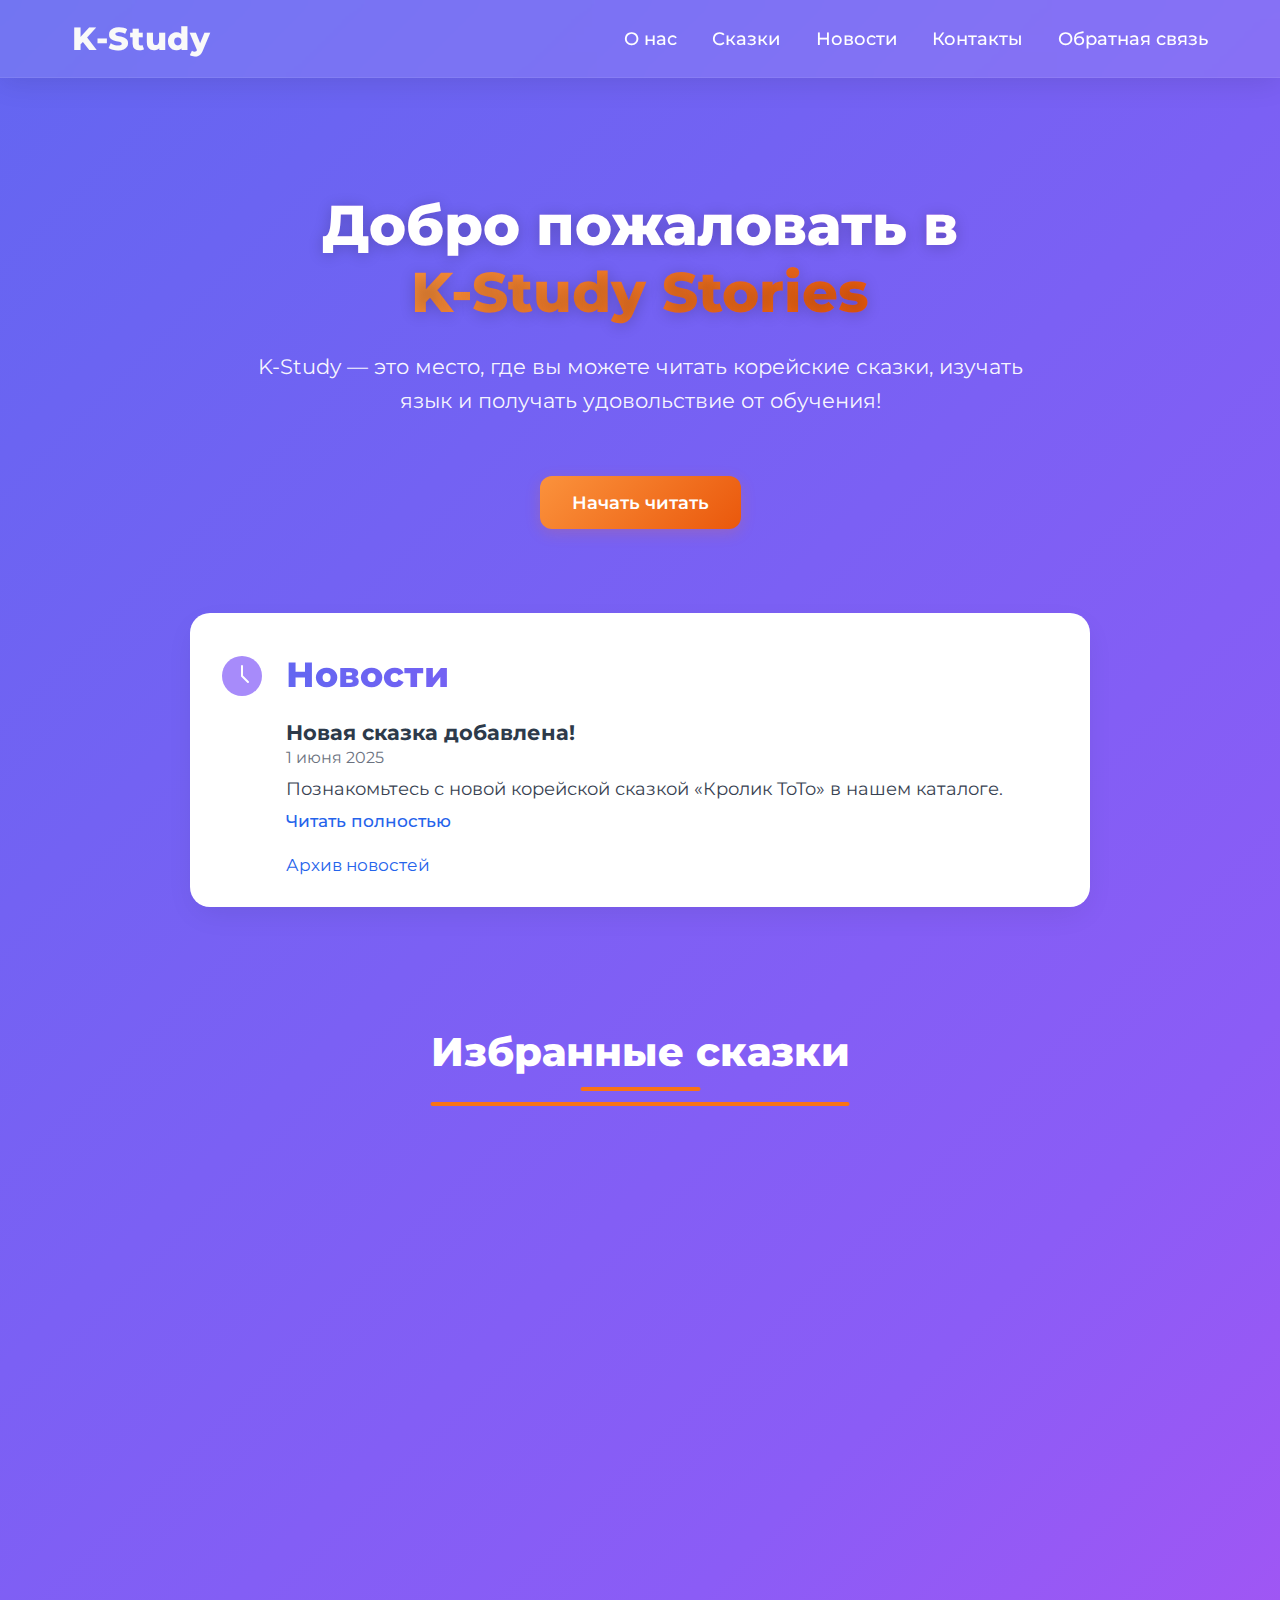
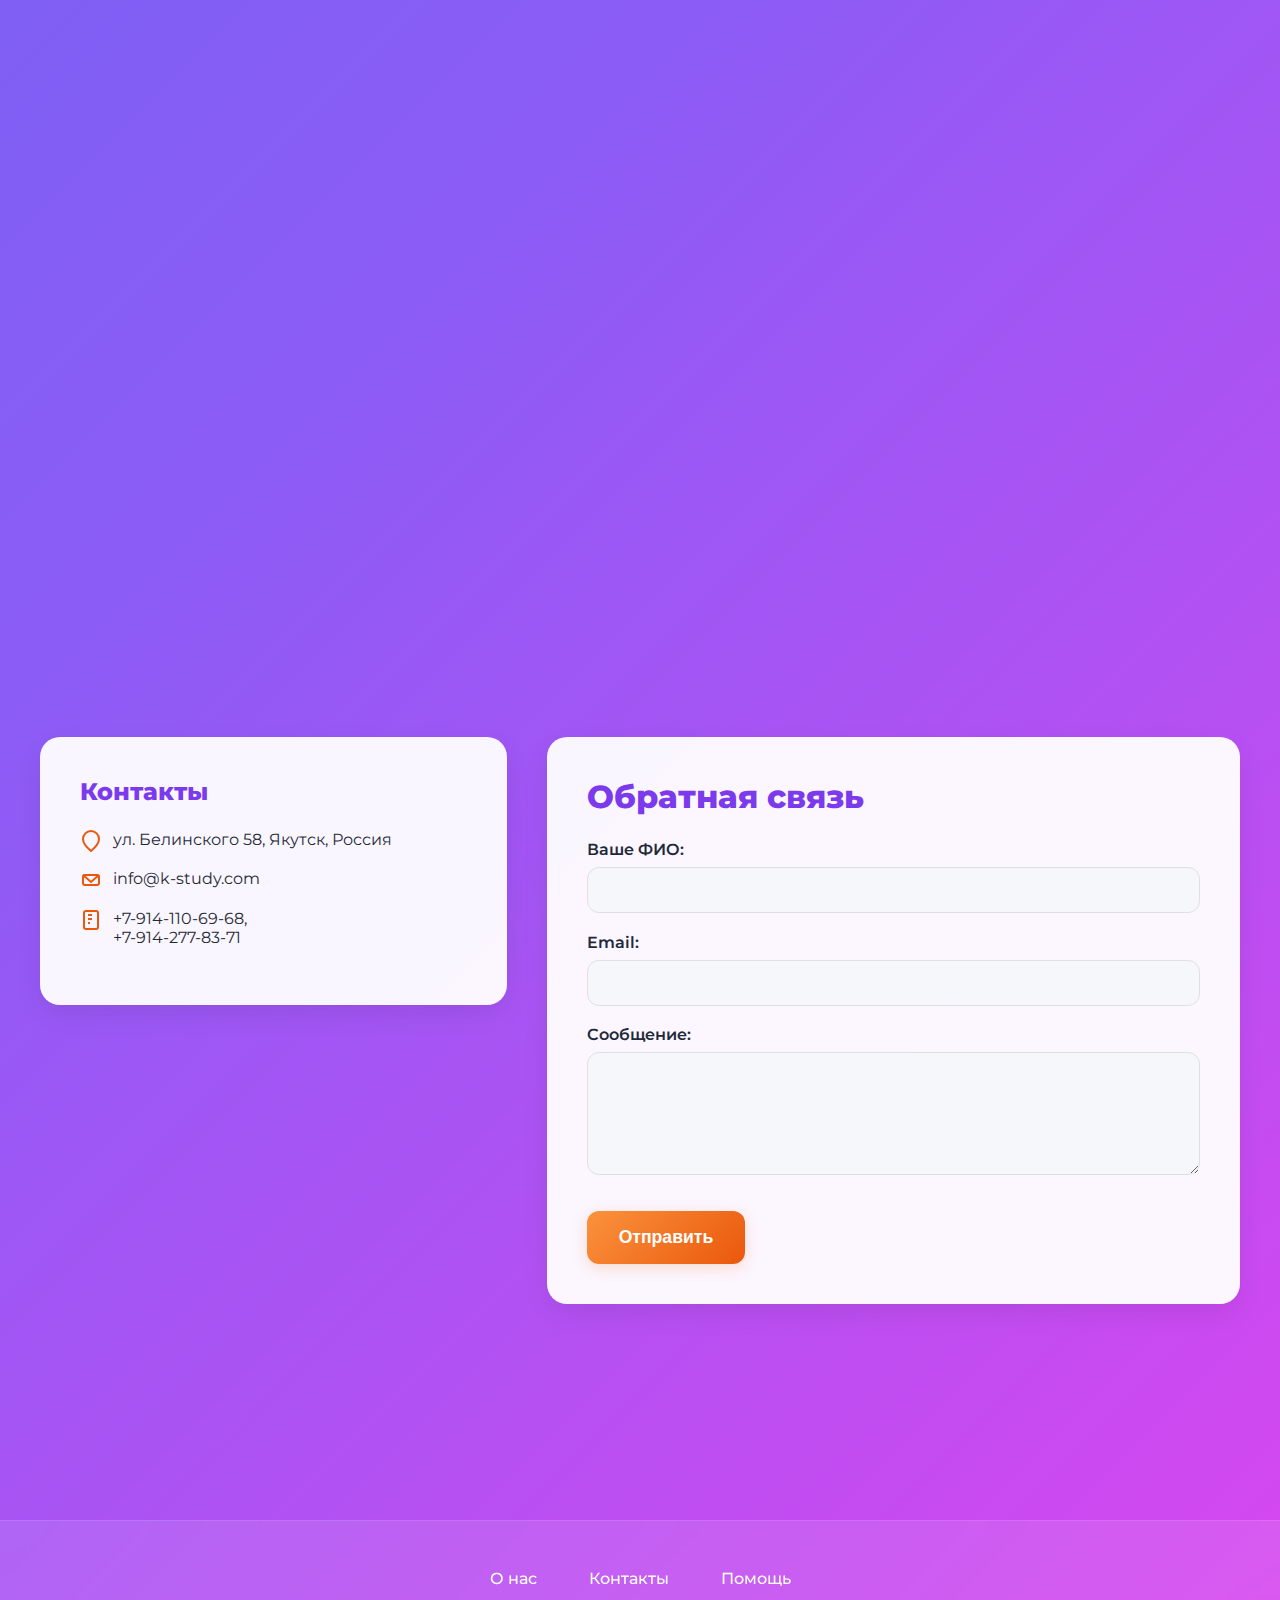
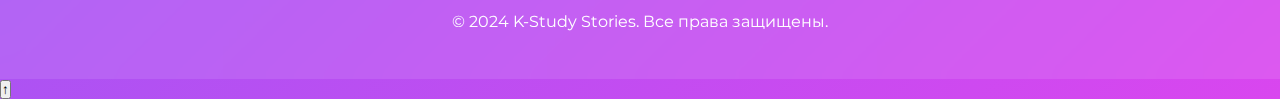
<file: index.html>
<!DOCTYPE html>
<html lang="ru">

<head>
  <meta charset="UTF-8">
  <meta name="viewport" content="width=device-width, initial-scale=1.0">
  <title>K-Study Stories</title>
  <link rel="preconnect" href="https://fonts.googleapis.com">
  <link rel="preconnect" href="https://fonts.gstatic.com" crossorigin>
  <link
    href="https://fonts.googleapis.com/css2?family=Montserrat:wght@400;500;600;700;800;900&family=Noto+Sans+KR:wght@400;500;700&display=swap"
    rel="stylesheet">
  <style>
    :root {
      --primary: #7c3aed;
      --primary-light: #a78bfa;
      --primary-dark: #5b21b6;
      --secondary: #f97316;
      --secondary-light: #fb923c;
      --secondary-dark: #ea580c;
      --text-dark: #1f2937;
      --text-light: #6b7280;
      --bg-gradient: linear-gradient(135deg, #6366f1 0%, #8b5cf6 50%, #d946ef 100%);
      --card-shadow: 0 10px 30px -5px rgba(0, 0, 0, 0.1);
      --hover-shadow: 0 20px 40px -10px rgba(0, 0, 0, 0.2);
    }

    * {
      margin: 0;
      padding: 0;
      box-sizing: border-box;
    }

    body {
      font-family: 'Montserrat', 'Noto Sans KR', sans-serif;
      background: var(--bg-gradient);
      min-height: 100vh;
      color: var(--text-dark);
      position: relative;
      overflow-x: hidden;
    }

    /* Header */
    header {
      background: rgba(255, 255, 255, 0.1);
      backdrop-filter: blur(10px);
      position: fixed;
      top: 0;
      left: 0;
      right: 0;
      z-index: 1000;
      box-shadow: 0 4px 30px rgba(0,0,0,0.1);
      border-bottom: 1px solid rgba(255,255,255,0.08);
      transition: transform 0.4s cubic-bezier(0.4, 0, 0.2, 1);
    }

    header.hidden {
      transform: translateY(-100%);
    }

    .navbar {
      display: flex;
      justify-content: space-between;
      align-items: center;
      padding: 1.2rem 2rem;
      max-width: 1200px;
      margin: 0 auto;
    }

    .logo {
      font-size: 2rem;
      font-weight: 800;
      color: #ffe066;
      letter-spacing: 0.02em;
    }

    .nav-links {
      display: flex;
      list-style: none;
      gap: 2.2rem;
    }

    /* Main content */
    main {
      margin-top: 80px;
      position: relative;
    }

    section {
      padding: 5rem 2rem;
      max-width: 1200px;
      margin: 0 auto;
    }

    /* Hero section */
    .hero {
      text-align: center;
      padding: 7rem 2rem 5rem 2rem;
      position: relative;
      overflow: hidden;
    }

    .hero-content {
      max-width: 800px;
      margin: 0 auto;
      position: relative;
      z-index: 1;
    }

    .hero h1 {
      font-size: 4rem;
      margin-bottom: 1.5rem;
      color: white;
      text-shadow: 0 2px 15px rgba(0, 0, 0, 0.2);
      line-height: 1.2;
      font-weight: 800;
    }

    .hero p {
      font-size: 1.4rem;
      color: rgba(255, 255, 255, 0.9);
      margin-bottom: 2.5rem;
      line-height: 1.6;
      max-width: 800px;
      margin-left: auto;
      margin-right: auto;
    }

    /* Stories section */
    .stories-section h2 {
      text-align: center;
      font-size: 3rem;
      margin-bottom: 4rem;
      color: white;
      position: relative;
      display: inline-block;
      left: 50%;
      transform: translateX(-50%);
      font-weight: 800;
    }

    .stories-section h2::after {
      content: '';
      position: absolute;
      bottom: -15px;
      left: 0;
      width: 100%;
      height: 4px;
      background: var(--secondary);
      border-radius: 4px;
    }

    .stories-cards {
      display: grid;
      grid-template-columns: repeat(auto-fill, minmax(280px, 1fr));
      gap: 2rem;
    }

    /* Story card */
    .story-card {
      background: rgba(255, 255, 255, 0.95);
      border-radius: 20px;
      padding: 2.5rem;
      box-shadow: var(--card-shadow);
      transition: all 0.4s cubic-bezier(0.4, 0, 0.2, 1);
      position: relative;
      overflow: hidden;
      opacity: 0;
      transform: translateY(20px);
      animation: fadeInUp 0.6s ease forwards;
      backdrop-filter: blur(10px);
    }

    @keyframes fadeInUp {
      to {
        opacity: 1;
        transform: translateY(0);
      }
    }

    .story-card:nth-child(1) {
      animation-delay: 0.1s;
    }

    .story-card:nth-child(2) {
      animation-delay: 0.2s;
    }

    .story-card:nth-child(3) {
      animation-delay: 0.3s;
    }

    .story-card:nth-child(4) {
      animation-delay: 0.4s;
    }

    .story-card:nth-child(5) {
      animation-delay: 0.5s;
    }

    .story-card::before {
      content: '';
      position: absolute;
      top: 0;
      left: 0;
      right: 0;
      height: 4px;
      background: linear-gradient(90deg, var(--secondary), var(--primary));
    }

    .story-card:hover {
      transform: translateY(-10px);
      box-shadow: var(--hover-shadow);
    }

    .story-card h3 {
      color: var(--primary);
      margin: 1.5rem 0 1rem;
      font-size: 1.6rem;
      font-weight: 700;
      transition: color 0.3s ease;
    }

    .story-card:hover h3 {
      color: var(--primary-dark);
    }

    .story-card p {
      color: var(--text-light);
      margin-bottom: 2rem;
      line-height: 1.7;
      font-size: 1.1rem;
    }

    .story-icon {
      text-align: center;
      margin-bottom: 1rem;
    }

    .story-icon svg {
      width: 80px;
      height: 80px;
      transition: transform 0.3s ease;
    }

    .story-card:hover .story-icon svg {
      transform: scale(1.1) rotate(5deg);
    }

    /* Buttons */
    .cta-btn,
    .read-btn {
      background: linear-gradient(135deg, var(--secondary-light) 0%, var(--secondary-dark) 100%);
      color: white;
      padding: 1rem 2rem;
      border-radius: 12px;
      text-decoration: none;
      font-weight: 600;
      transition: all 0.3s ease;
      border: none;
      cursor: pointer;
      box-shadow: 0 4px 15px rgba(249, 115, 22, 0.2);
      display: inline-block;
      position: relative;
      overflow: hidden;
      font-size: 1.1rem;
    }

    .cta-btn::after,
    .read-btn::after {
      content: '';
      position: absolute;
      top: 0;
      left: 0;
      width: 100%;
      height: 100%;
      background: linear-gradient(135deg, var(--secondary-dark) 0%, var(--secondary) 100%);
      opacity: 0;
      transition: opacity 0.3s ease;
    }

    .cta-btn:hover::after,
    .read-btn:hover::after {
      opacity: 1;
    }

    .cta-btn span,
    .read-btn span {
      position: relative;
      z-index: 1;
    }

    .cta-btn:hover,
    .read-btn:hover {
      transform: translateY(-3px);
      box-shadow: 0 8px 25px rgba(249, 115, 22, 0.3);
    }

    .cta-btn:active,
    .read-btn:active {
      transform: translateY(1px);
    }

    /* Footer */
    footer {
      background: rgba(255, 255, 255, 0.1);
      backdrop-filter: blur(10px);
      padding: 3rem 2rem;
      position: relative;
      color: white;
      text-align: center;
      border-top: 1px solid rgba(255, 255, 255, 0.1);
    }

    .footer-content {
      max-width: 1200px;
      margin: 0 auto;
    }

    .footer-links {
      margin-bottom: 1.5rem;
    }

    .footer-links a {
      color: white;
      text-decoration: none;
      margin: 0 1.5rem;
      transition: all 0.3s ease;
      font-weight: 500;
      position: relative;
    }

    .footer-links a::after {
      content: '';
      position: absolute;
      bottom: -5px;
      left: 0;
      width: 0;
      height: 2px;
      background: var(--secondary-light);
      transition: width 0.3s ease;
    }

    .footer-links a:hover::after {
      width: 100%;
    }

    /* Decorative elements */
    .asia-gradient {
      background: linear-gradient(135deg, var(--secondary-light) 0%, var(--secondary-dark) 100%);
      -webkit-background-clip: text;
      background-clip: text;
      color: transparent;
      font-weight: 800;
    }

    .frog-asia-corner {
      position: absolute;
      width: 24px;
      height: 24px;
      border: 2px solid var(--primary);
      opacity: 0.5;
      transition: all 0.3s ease;
    }

    .story-card:hover .frog-asia-corner {
      opacity: 0.8;
    }

    .frog-asia-corner-tl {
      top: 10px;
      left: 10px;
      border-right: none;
      border-bottom: none;
    }

    .frog-asia-corner-tr {
      top: 10px;
      right: 10px;
      border-left: none;
      border-bottom: none;
    }

    .frog-asia-corner-bl {
      bottom: 10px;
      left: 10px;
      border-right: none;
      border-top: none;
    }

    .frog-asia-corner-br {
      bottom: 10px;
      right: 10px;
      border-left: none;
      border-top: none;
    }

    /* Background decorative elements */
    .bg-element {
      position: absolute;
      z-index: 0;
      opacity: 0.6;
    }

    .bg-element-1 {
      top: 10%;
      left: 5%;
      width: 200px;
      animation: float 6s ease-in-out infinite;
    }

    .bg-element-2 {
      bottom: 15%;
      right: 5%;
      width: 150px;
      animation: float 8s ease-in-out infinite;
    }

    @keyframes float {
      0%,
      100% {
        transform: translateY(0);
      }

      50% {
        transform: translateY(-20px);
      }
    }

    /* Responsive adjustments */
    @media (max-width: 768px) {
      .hero h1 {
        font-size: 2.8rem;
      }

      .hero p {
        font-size: 1.2rem;
      }

      .stories-section h2 {
        font-size: 2.5rem;
      }

      .navbar {
        padding: 1rem;
      }

      .story-card {
        padding: 2rem;
      }
    }
  </style>
</head>

<body>
  <header style="background: rgba(255,255,255,0.1); backdrop-filter: blur(10px); position: fixed; top: 0; left: 0; right: 0; z-index: 1000; box-shadow: 0 4px 30px rgba(0,0,0,0.1); border-bottom: 1px solid rgba(255,255,255,0.08);">
    <nav class="navbar" style="position: relative; z-index: 1; display: flex; justify-content: space-between; align-items: center; padding: 1.2rem 2rem; max-width: 1200px; margin: 0 auto;">
      <div class="logo" style="font-size: 2rem; font-weight: 800; color: #f9f9f9; letter-spacing: 0.02em;">
        K-Study
      </div>
      <ul class="nav-links" style="display: flex; list-style: none; gap: 2.2rem;">
        <li><a href="#about-section" style="color: #fff; font-weight: 500; font-size: 1.1rem; text-decoration: none; transition: color 0.2s;">О нас</a></li>
        <li><a href="#stories-section" style="color: #fff; font-weight: 500; font-size: 1.1rem; text-decoration: none; transition: color 0.2s;">Сказки</a></li>
        <li><a href="#news-section" style="color: #fff; font-weight: 500; font-size: 1.1rem; text-decoration: none; transition: color 0.2s;">Новости</a></li>
        <li><a href="#contact-section" style="color: #fff; font-weight: 500; font-size: 1.1rem; text-decoration: none; transition: color 0.2s;">Контакты</a></li>
        <li><a href="#feedback-section" style="color: #fff; font-weight: 500; font-size: 1.1rem; text-decoration: none; transition: color 0.2s;">Обратная связь</a></li>
      </ul>
    </nav>
  </header>

  <main>
    <!-- Hero Section -->
    <section class="hero" style="padding: 7rem 2rem 5rem 2rem; text-align: center; background: none; position: relative; overflow: hidden;">
      <div class="hero-content" style="max-width: 800px; margin: 0 auto; position: relative; z-index: 1;">
        <h1 style="font-size: 3.5rem; font-weight: 800; margin-bottom: 1.5rem; line-height: 1.2; background: linear-gradient(90deg, #7c3aed 0%, #8b5cf6 50%, #d946ef 100%); -webkit-background-clip: text; background-clip: text;">Добро пожаловать в <br><span class="asia-gradient">K-Study Stories</span></h1>
        <p style="font-size: 1.3rem; color: rgba(255,255,255,0.95); margin-bottom: 2.5rem; line-height: 1.6;">K-Study — это место, где вы можете читать корейские сказки, изучать язык и получать удовольствие от обучения!</p>
        <a href="#stories-section" class="cta-btn" style="margin-top: 1.2rem;">Начать читать</a>
      </div>
    </section>

    <!-- About Section -->


    <!-- News Section -->
    <section id="news-section" class="news-section" style="max-width: 900px; margin: 0 auto 2.5rem auto; background: #fff; border-radius: 20px; box-shadow: 0 10px 30px -5px rgba(0,0,0,0.08); padding: 2.5rem 2rem 2rem 2rem; font-family: 'Montserrat', 'Noto Sans KR', sans-serif; display: flex; align-items: flex-start; gap: 1.5rem;">
      <div style="flex-shrink:0; display: flex; align-items: flex-start; justify-content: center; margin-top: 0.2rem;">
        <svg width="40" height="40" viewBox="0 0 40 40" fill="none" xmlns="http://www.w3.org/2000/svg"><circle cx="20" cy="20" r="20" fill="#a78bfa"/><path d="M20 10v10l6 6" stroke="#fff" stroke-width="2" stroke-linecap="round" stroke-linejoin="round"/></svg>
      </div>
      <div style="flex:1;">
        <h2 style="font-size: 2.2rem; font-weight: 800; margin-bottom: 1.5rem; background: linear-gradient(90deg, #6366f1 0%, #8b5cf6 50%, #d946ef 100%); -webkit-background-clip: text; background-clip: text; color: transparent;">Новости</h2>
        <div style="margin-bottom: 1.5rem;">
          <div style="font-size: 1.3rem; font-weight: 700; color: #2d3a4a; margin-bottom: 0.2rem;">Новая сказка добавлена!</div>
          <div style="color: #6b7280; font-size: 1rem; margin-bottom: 0.7rem;">1 июня 2025</div>
          <div style="color: #374151; font-size: 1.1rem; margin-bottom: 0.7rem;">Познакомьтесь с новой корейской сказкой «Кролик ToTo» в нашем каталоге.</div>
          <a href="#" style="color: #2563eb; font-size: 1.05rem; text-decoration: none; font-weight: 500;">Читать полностью</a>
        </div>
        <a href="#" style="color: #2563eb; font-size: 1.05rem; text-decoration: none;">Архив новостей</a>
      </div>
    </section>

    <!-- Stories Section -->
    <section class="stories-section" id="stories-section" style="margin-top: 2.5rem;">
      <h2 style="text-align: center; font-size: 2.5rem; margin-bottom: 2.5rem; background: linear-gradient(90deg, #7c3aed 0%, #8b5cf6 50%, #d946ef 100%); -webkit-background-clip: text; background-clip: text; color: gradient; font-weight: 800; position: relative;">Избранные сказки
        <span style="display: block; height: 4px; width: 120px; background: var(--secondary); border-radius: 4px; margin: 0.7rem auto 0 auto;"></span>
      </h2>
      <div class="stories-cards">
        <div class="story-card" style="display: flex; flex-direction: column; justify-content: space-between; min-height: 420px;">
          <div>
            <div class="frog-asia-corner frog-asia-corner-tl"></div>
            <div class="frog-asia-corner frog-asia-corner-tr"></div>
            <div class="frog-asia-corner frog-asia-corner-bl"></div>
            <div class="frog-asia-corner frog-asia-corner-br"></div>
            <div class="story-icon" style="margin-bottom: 1rem;">
              <!-- Mountain/Pass SVG -->
              <svg viewBox="0 0 60 48" width="80" height="80" fill="none" xmlns="http://www.w3.org/2000/svg">
                <path d="M5 48 L20 20 L30 35 L40 10 L55 48 Z" fill="#8b5cf6"/>
                <path d="M20 20 L30 35 L40 10" stroke="#fff" stroke-width="2"/>
                <circle cx="40" cy="10" r="3" fill="#fbbf77"/>
              </svg>
            </div>
            <h3>Перевал трех лет</h3>
            <p>О старике, который, упав на зловещем перевале, поверил, что ему осталось жить лишь три года.</p>
          </div>
          <a href="three years.html" class="read-btn"><span>Читать</span></a>
        </div>

        <div class="story-card" style="display: flex; flex-direction: column; justify-content: space-between; min-height: 420px;">
          <div>
            <div class="frog-asia-corner frog-asia-corner-tl"></div>
            <div class="frog-asia-corner frog-asia-corner-tr"></div>
            <div class="frog-asia-corner frog-asia-corner-bl"></div>
            <div class="frog-asia-corner frog-asia-corner-br"></div>
            <div class="story-icon" style="margin-bottom: 1rem;">
              <!-- Frog SVG -->
              <svg viewBox="0 0 60 48" width="80" height="80" fill="none" xmlns="http://www.w3.org/2000/svg">
                <ellipse cx="30" cy="36" rx="18" ry="8" fill="#7ed957" />
                <ellipse cx="20" cy="24" rx="8" ry="10" fill="#7ed957" />
                <ellipse cx="40" cy="24" rx="8" ry="10" fill="#7ed957" />
                <ellipse cx="20" cy="20" rx="2.5" ry="2.5" fill="#fff" />
                <ellipse cx="40" cy="20" rx="2.5" ry="2.5" fill="#fff" />
                <ellipse cx="20" cy="20" rx="1.2" ry="1.2" fill="#2d1a05" />
                <ellipse cx="40" cy="20" rx="1.2" ry="1.2" fill="#2d1a05" />
                <ellipse cx="30" cy="30" rx="5" ry="3" fill="#4eae4a" />
                <ellipse cx="10" cy="10" rx="1.5" ry="1.5" fill="#7ed957" />
                <ellipse cx="50" cy="10" rx="1.5" ry="1.5" fill="#7ed957" />
              </svg>
            </div>
            <h3>Зелёный лягушонок</h3>
            <p>Корейская народная сказка о непослушном лягушонке и его матери.</p>
          </div>
          <a href="frog.html" class="read-btn"><span>Читать</span></a>
        </div>

        <div class="story-card" style="display: flex; flex-direction: column; justify-content: space-between; min-height: 420px;">
          <div>
            <div class="frog-asia-corner frog-asia-corner-tl"></div>
            <div class="frog-asia-corner frog-asia-corner-tr"></div>
            <div class="frog-asia-corner frog-asia-corner-bl"></div>
            <div class="frog-asia-corner frog-asia-corner-br"></div>
            <div class="story-icon" style="margin-bottom: 1rem;">
              <!-- Axe SVG -->
              <svg viewBox="0 0 60 48" width="80" height="80" fill="none" xmlns="http://www.w3.org/2000/svg">
                <rect x="28" y="10" width="4" height="28" rx="2" fill="#a0522d"/>
                <rect x="20" y="10" width="12" height="8" rx="4" fill="#ffd700"/>
                <rect x="28" y="18" width="12" height="8" rx="4" fill="#c0c0c0"/>
              </svg>
            </div>
            <h3>Золотой топор, серебряный топор</h3>
            <p>Честность бедного дровосека вознаграждается, а жадность ленивого соседа наказывается.</p>
          </div>
          <a href="#" class="read-btn"><span>Читать</span></a>
        </div>

        <div class="story-card" style="display: flex; flex-direction: column; justify-content: space-between; min-height: 420px;">
          <div>
            <div class="frog-asia-corner frog-asia-corner-tl"></div>
            <div class="frog-asia-corner frog-asia-corner-tr"></div>
            <div class="frog-asia-corner frog-asia-corner-bl"></div>
            <div class="frog-asia-corner frog-asia-corner-br"></div>
            <div class="story-icon" style="margin-bottom: 1rem;">
              <!-- Bear and Sun SVG -->
              <svg viewBox="0 0 60 48" width="80" height="80" fill="none" xmlns="http://www.w3.org/2000/svg">
                <ellipse cx="30" cy="36" rx="14" ry="10" fill="#bca37f" />
                <ellipse cx="22" cy="28" rx="3" ry="3" fill="#bca37f" />
                <ellipse cx="38" cy="28" rx="3" ry="3" fill="#bca37f" />
                <ellipse cx="30" cy="32" rx="5" ry="3" fill="#fff" />
                <circle cx="48" cy="12" r="6" fill="#fbbf77" />
              </svg>
            </div>
            <h3>Легенда о Тангуне</h3>
            <p>Сын небесного принца и превратившейся в женщину медведицы становится первым царём Кореи.</p>
          </div>
          <a href="#" class="read-btn"><span>Читать</span></a>
        </div>

        <div class="story-card" style="display: flex; flex-direction: column; justify-content: space-between; min-height: 420px;">
          <div>
            <div class="frog-asia-corner frog-asia-corner-tl"></div>
            <div class="frog-asia-corner frog-asia-corner-tr"></div>
            <div class="frog-asia-corner frog-asia-corner-bl"></div>
            <div class="frog-asia-corner frog-asia-corner-br"></div>
            <div class="story-icon" style="margin-bottom: 1rem;">
              <!-- Spring/Water SVG -->
              <svg viewBox="0 0 60 48" width="80" height="80" fill="none" xmlns="http://www.w3.org/2000/svg">
                <ellipse cx="30" cy="40" rx="14" ry="5" fill="#b7e994" />
                <path d="M30 40 Q30 20 40 20 Q50 20 50 40" stroke="#4eae4a" stroke-width="3" fill="none"/>
                <circle cx="40" cy="20" r="4" fill="#7ed957" />
              </svg>
            </div>
            <h3>Волшебный родник</h3>
            <p>Сказка про то, как доброта вознаграждается молодостью, а жадность наказывается вторым детством.</p>
          </div>
          <a href="#" class="read-btn"><span>Читать</span></a>
        </div>

        <div class="story-card" style="display: flex; flex-direction: column; justify-content: space-between; min-height: 420px;">
          <div>
            <div class="frog-asia-corner frog-asia-corner-tl"></div>
            <div class="frog-asia-corner frog-asia-corner-tr"></div>
            <div class="frog-asia-corner frog-asia-corner-bl"></div>
            <div class="frog-asia-corner frog-asia-corner-br"></div>
            <div class="story-icon" style="margin-bottom: 1rem;">
              <!-- Rabbit SVG -->
              <svg viewBox="0 0 60 48" width="80" height="80" fill="none" xmlns="http://www.w3.org/2000/svg">
                <ellipse cx="30" cy="36" rx="10" ry="8" fill="#fbbf77" />
                <ellipse cx="30" cy="24" rx="8" ry="10" fill="#fbbf77" />
                <ellipse cx="25" cy="20" rx="2.5" ry="2.5" fill="#fff" />
                <ellipse cx="35" cy="20" rx="2.5" ry="2.5" fill="#fff" />
                <ellipse cx="25" cy="20" rx="1.2" ry="1.2" fill="#2d1a05" />
                <ellipse cx="35" cy="20" rx="1.2" ry="1.2" fill="#2d1a05" />
                <ellipse cx="30" cy="28" rx="3" ry="2" fill="#f4845f" />
                <rect x="18" y="6" width="4" height="12" rx="2" fill="#fbbf77" />
                <rect x="38" y="6" width="4" height="12" rx="2" fill="#fbbf77" />
              </svg>
            </div>
            <h3>Кролик Тото</h3>
            <p>Корейская сказка о любознательном кролике, который, несмотря на предостережения, отправляется исследовать таинственный лес, находит новых друзей и учится осторожности.</p>
          </div>
          <a href="#" class="read-btn"><span>Читать</span></a>
        </div>
      </div>
    </section>

    <!-- Contact & Feedback Section -->
    <section id="contact-section" class="contact-section" style="padding: 4rem 0 2rem 0; background: none; max-width: 1200px; margin: 0 auto;">
      <div style="display: flex; gap: 2.5rem; align-items: flex-start; flex-wrap: wrap;">
        <div style="flex: 1 1 320px; background: rgba(255,255,255,0.95); border-radius: 20px; box-shadow: 0 10px 30px -5px rgba(0,0,0,0.1); padding: 2.5rem; min-width: 260px; margin-bottom: 1.5rem; font-family: 'Montserrat', 'Noto Sans KR', sans-serif;">
          <h2 style="font-size: 1.5rem; font-weight: 800; color: var(--primary); margin-bottom: 1.5rem;">Контакты</h2>
          <div style="display: flex; align-items: flex-start; gap: 0.7rem; margin-bottom: 1.1rem; color: var(--secondary-dark);">
            <svg width="22" height="22" fill="none" xmlns="http://www.w3.org/2000/svg"><path d="M11 21s8-6.5 8-12A8 8 0 1 0 3 9c0 5.5 8 12 8 12Z" stroke="#ea580c" stroke-width="2"/></svg>
            <span style="color: var(--text-dark);">ул. Белинского 58, Якутск, Россия</span>
          </div>
          <div style="display: flex; align-items: flex-start; gap: 0.7rem; margin-bottom: 1.1rem; color: var(--secondary-dark);">
            <svg width="22" height="22" fill="none" xmlns="http://www.w3.org/2000/svg"><rect x="3" y="6" width="16" height="10" rx="2" stroke="#ea580c" stroke-width="2"/><path d="M3 6l8 7 8-7" stroke="#ea580c" stroke-width="2"/></svg>
            <span style="color: var(--text-dark);">info@k-study.com</span>
          </div>
          <div style="display: flex; align-items: flex-start; gap: 0.7rem; margin-bottom: 1.1rem; color: var(--secondary-dark);">
            <svg width="22" height="22" fill="none" xmlns="http://www.w3.org/2000/svg"><rect x="4" y="2" width="14" height="18" rx="2" stroke="#ea580c" stroke-width="2"/><path d="M8 6h4M8 10h4M8 14h2" stroke="#ea580c" stroke-width="2"/></svg>
            <span style="color: var(--text-dark);">+7-914-110-69-68,<br>+7-914-277-83-71</span>
          </div>
        </div>
        <div style="flex: 2 1 400px; background: rgba(255,255,255,0.95); border-radius: 20px; box-shadow: 0 10px 30px -5px rgba(0,0,0,0.1); padding: 2.5rem; margin-bottom: 1.5rem; min-width: 320px; font-family: 'Montserrat', 'Noto Sans KR', sans-serif;">
          <h2 style="font-size: 2rem; font-weight: 800; color: var(--primary); margin-bottom: 1.5rem;">Обратная связь</h2>
          <form>
            <div style="margin-bottom: 1.2rem;">
              <label for="name" style="display: block; font-weight: 600; margin-bottom: 0.5rem; color: var(--text-dark);">Ваше ФИО:</label>
              <input type="text" id="name" name="name" style="width: 100%; padding: 0.8rem; border-radius: 12px; border: 1px solid #e0e0e0; font-size: 1rem; font-family: inherit; background: #f5f7fa;">
            </div>
            <div style="margin-bottom: 1.2rem;">
              <label for="email" style="display: block; font-weight: 600; margin-bottom: 0.5rem; color: var(--text-dark);">Email:</label>
              <input type="email" id="email" name="email" style="width: 100%; padding: 0.8rem; border-radius: 12px; border: 1px solid #e0e0e0; font-size: 1rem; font-family: inherit; background: #f5f7fa;">
            </div>
            <div style="margin-bottom: 1.5rem;">
              <label for="message" style="display: block; font-weight: 600; margin-bottom: 0.5rem; color: var(--text-dark);">Сообщение:</label>
              <textarea id="message" name="message" rows="5" style="width: 100%; padding: 0.8rem; border-radius: 12px; border: 1px solid #e0e0e0; font-size: 1rem; font-family: inherit; background: #f5f7fa;"></textarea>
            </div>
            <button type="submit" class="read-btn" style="margin-top: 0.5rem;">Отправить</button>
          </form>
        </div>
      </div>
    </section>

    <section id="feedback-section" style="height: 1px;"></section>
  </main>

  <footer>
    <div class="footer-content">
      <div class="footer-links">
        <a href="#">О нас</a>
        <a href="#">Контакты</a>
        <a href="#">Помощь</a>
      </div>
      <p>&copy; 2024 K-Study Stories. Все права защищены.</p>
    </div>
  </footer>

  <button class="scroll-to-top">↑</button>

  <script>
    document.addEventListener('DOMContentLoaded', function () {
      // Header hide/show on scroll
      let lastScrollTop = 0;
      const header = document.querySelector('header');
      const scrollThreshold = 50;

      window.addEventListener('scroll', () => {
        const currentScroll = window.pageYOffset || document.documentElement.scrollTop;

        if (currentScroll > lastScrollTop && currentScroll > scrollThreshold) {
          header.classList.add('hidden');
        } else {
          header.classList.remove('hidden');
        }

        lastScrollTop = currentScroll <= 0 ? 0 : currentScroll;

        // Scroll to top button
        const scrollToTopBtn = document.querySelector('.scroll-to-top');
        if (window.pageYOffset > 300) {
          scrollToTopBtn.classList.add('visible');
        } else {
          scrollToTopBtn.classList.remove('visible');
        }
      });

      // Scroll to top functionality
      document.querySelector('.scroll-to-top').addEventListener('click', () => {
        window.scrollTo({
          top: 0,
          behavior: 'smooth'
        });
      });

      // Smooth scrolling for anchor links
      document.querySelectorAll('a[href^="#"]').forEach(anchor => {
        anchor.addEventListener('click', function (e) {
          e.preventDefault();

          const targetId = this.getAttribute('href');
          if (targetId === '#' || !document.querySelector(targetId)) return;

          const targetElement = document.querySelector(targetId);
          if (targetElement) {
            window.scrollTo({
              top: targetElement.offsetTop - 80,
              behavior: 'smooth'
            });
          }
        });
      });

      // Enable all other links
      document.querySelectorAll('a').forEach(link => {
        if (link.getAttribute('href') !== '#' && !link.getAttribute('href').startsWith('#')) {
          link.addEventListener('click', function (e) {
            if (this.getAttribute('href') !== '#') {
              window.location.href = this.getAttribute('href');
            }
          });
        }
      });
    });

    // Card hover animations
    document.querySelectorAll('.story-card').forEach(card => {
      card.addEventListener('mouseenter', function () {
        this.style.transform = 'translateY(-8px)';
      });

      card.addEventListener('mouseleave', function () {
        this.style.transform = 'translateY(0)';
      });
    });
  </script>
</body>

</html>
</file>
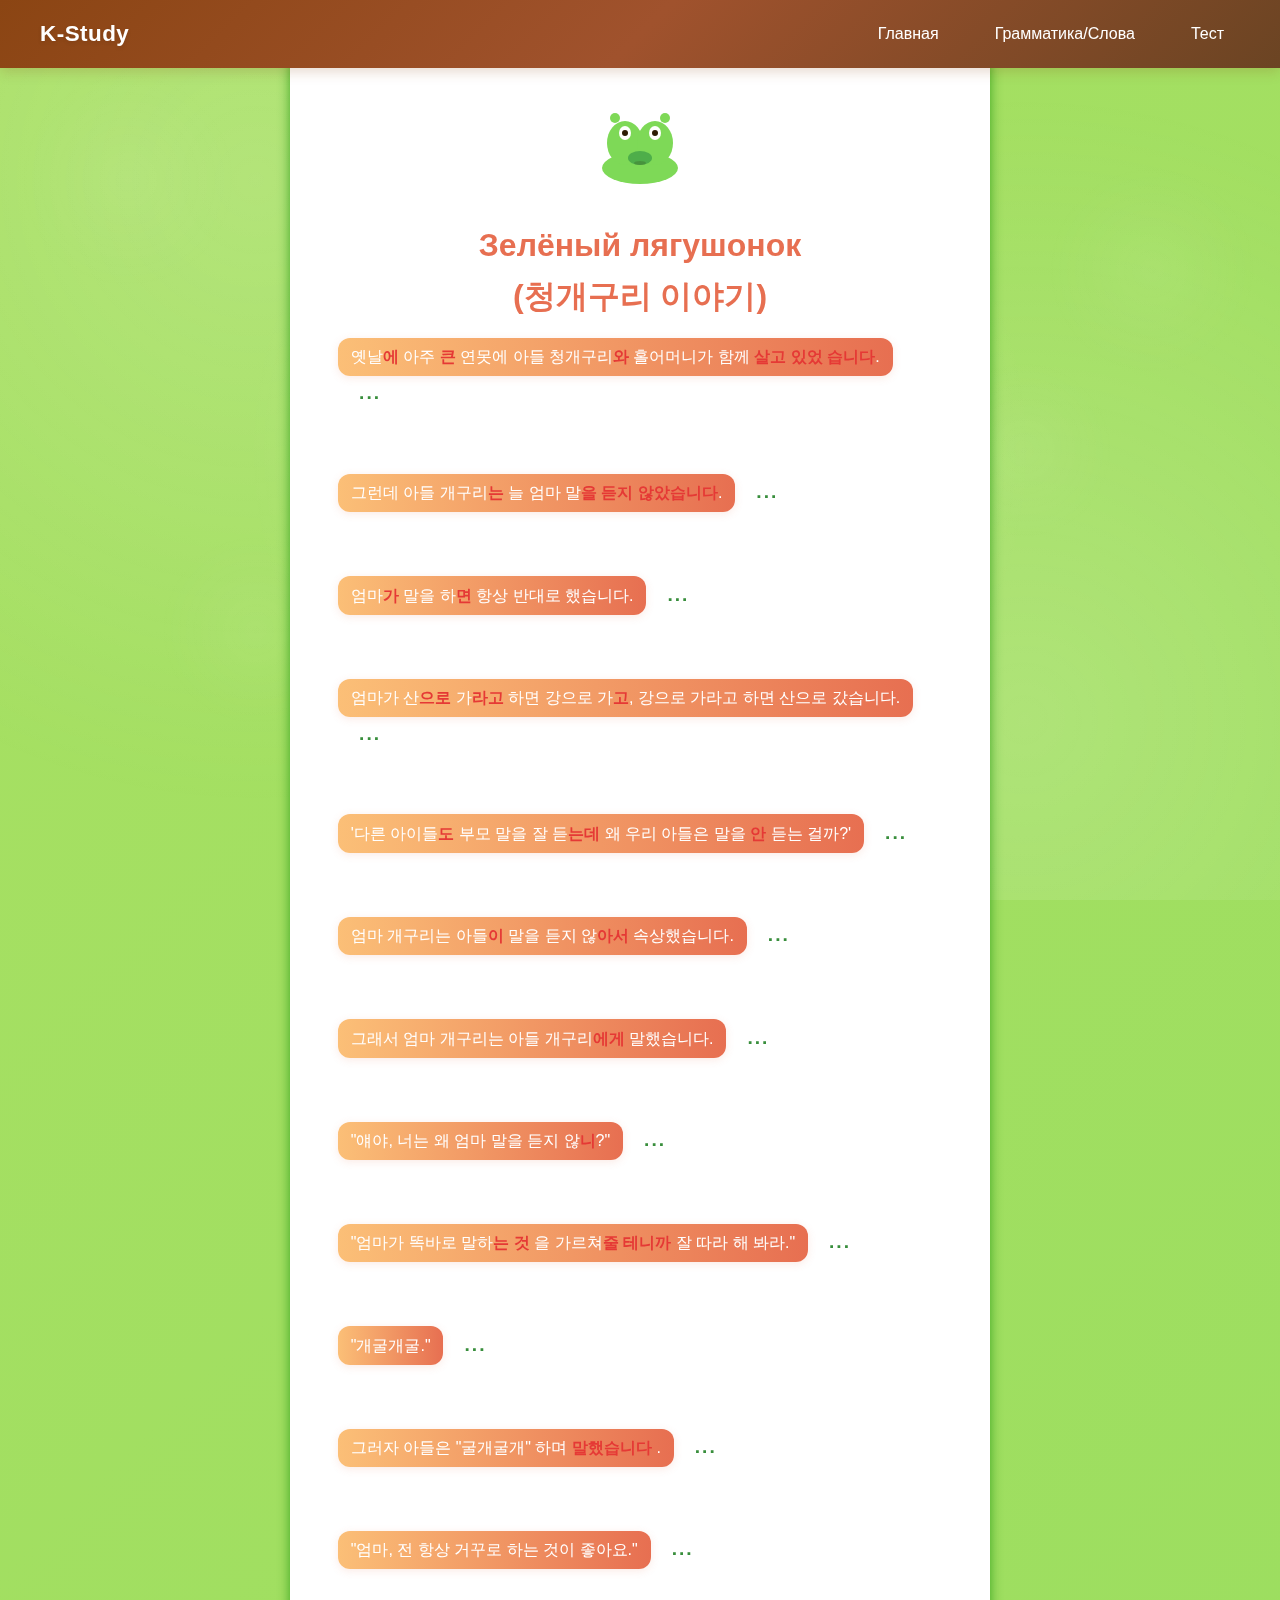
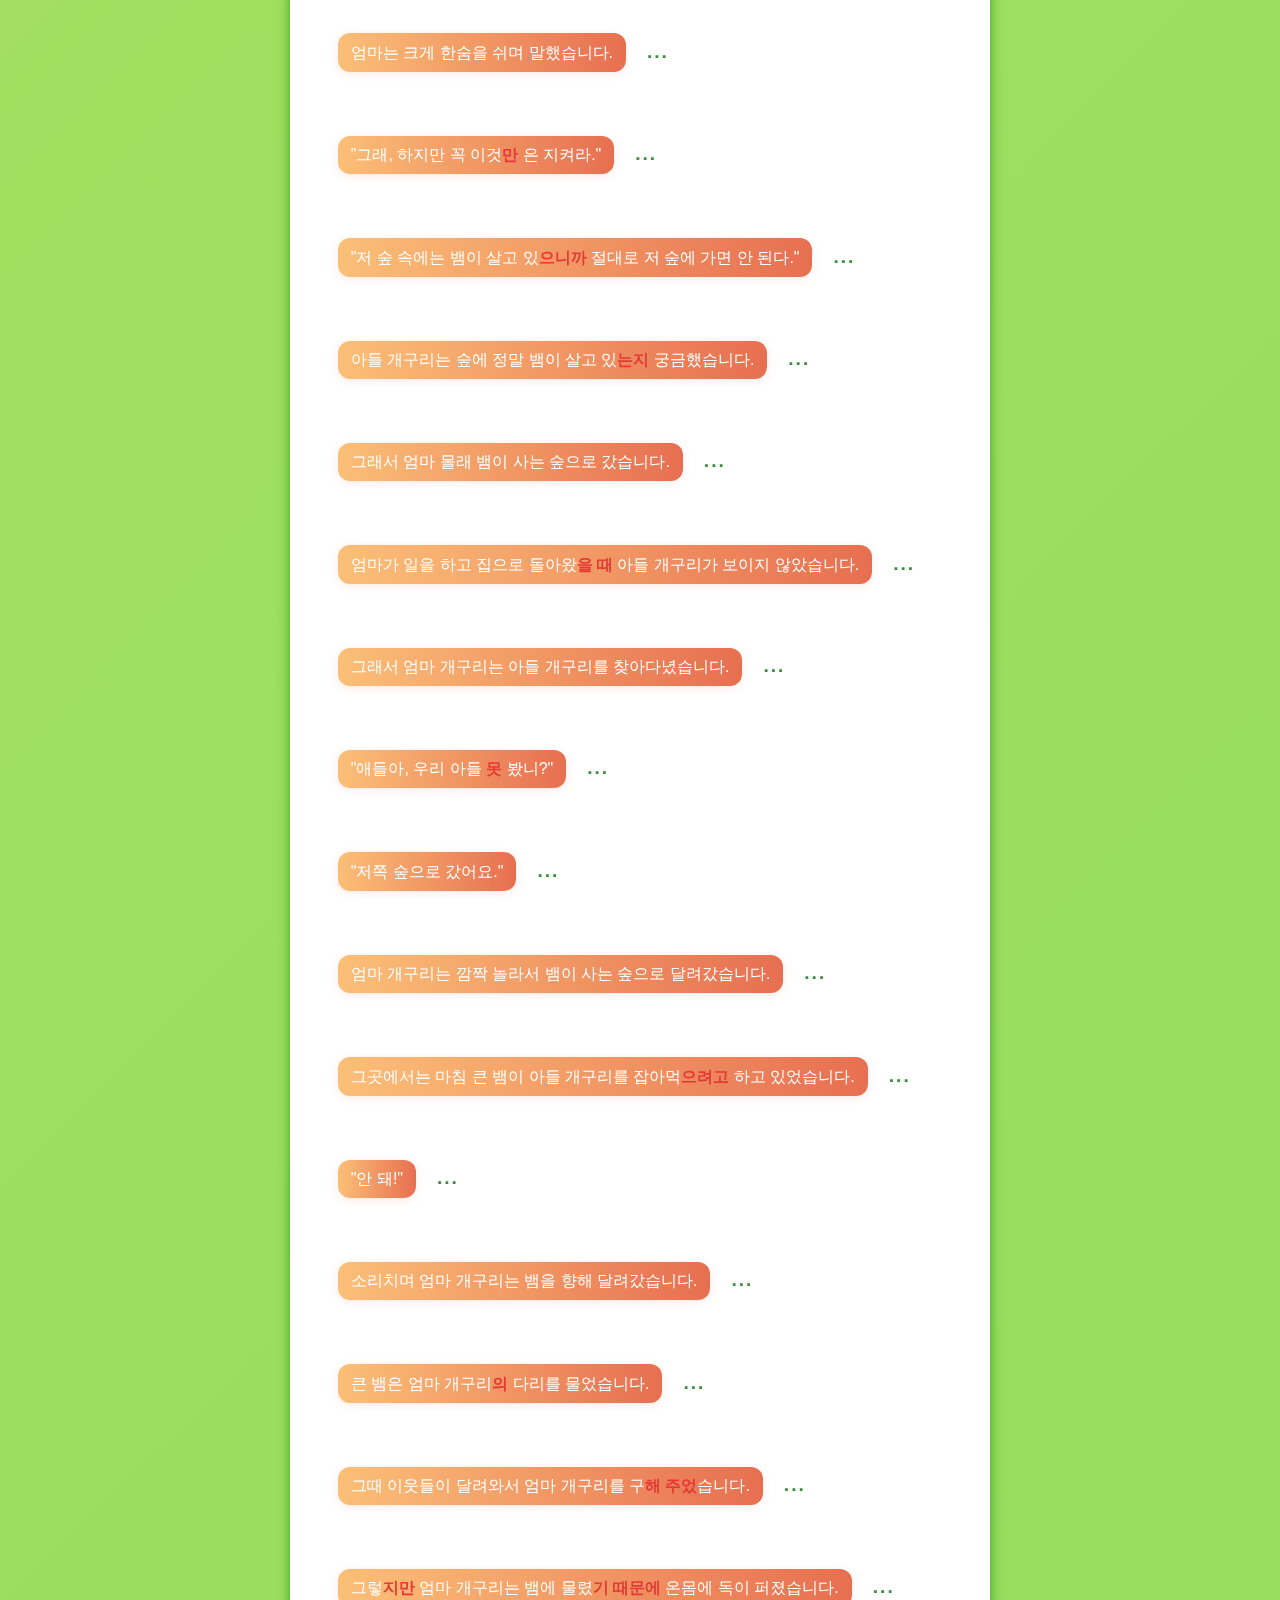
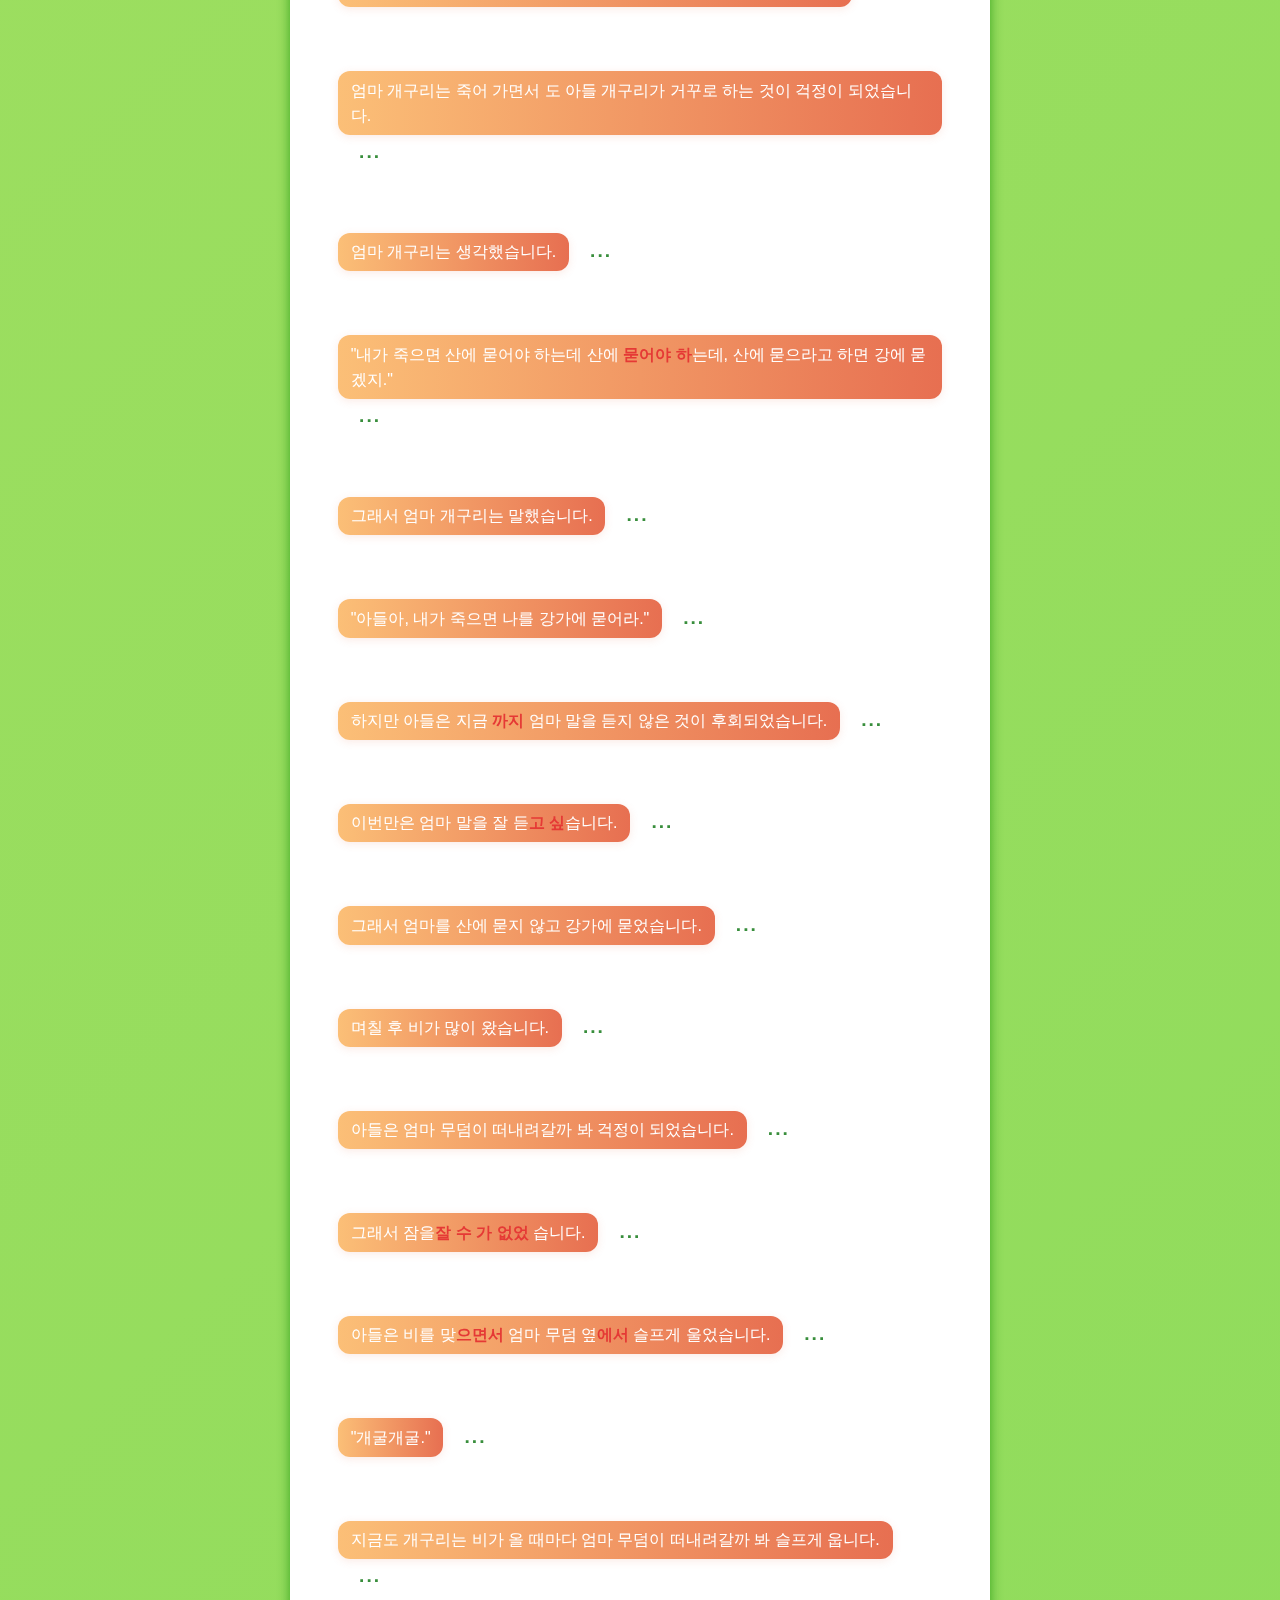
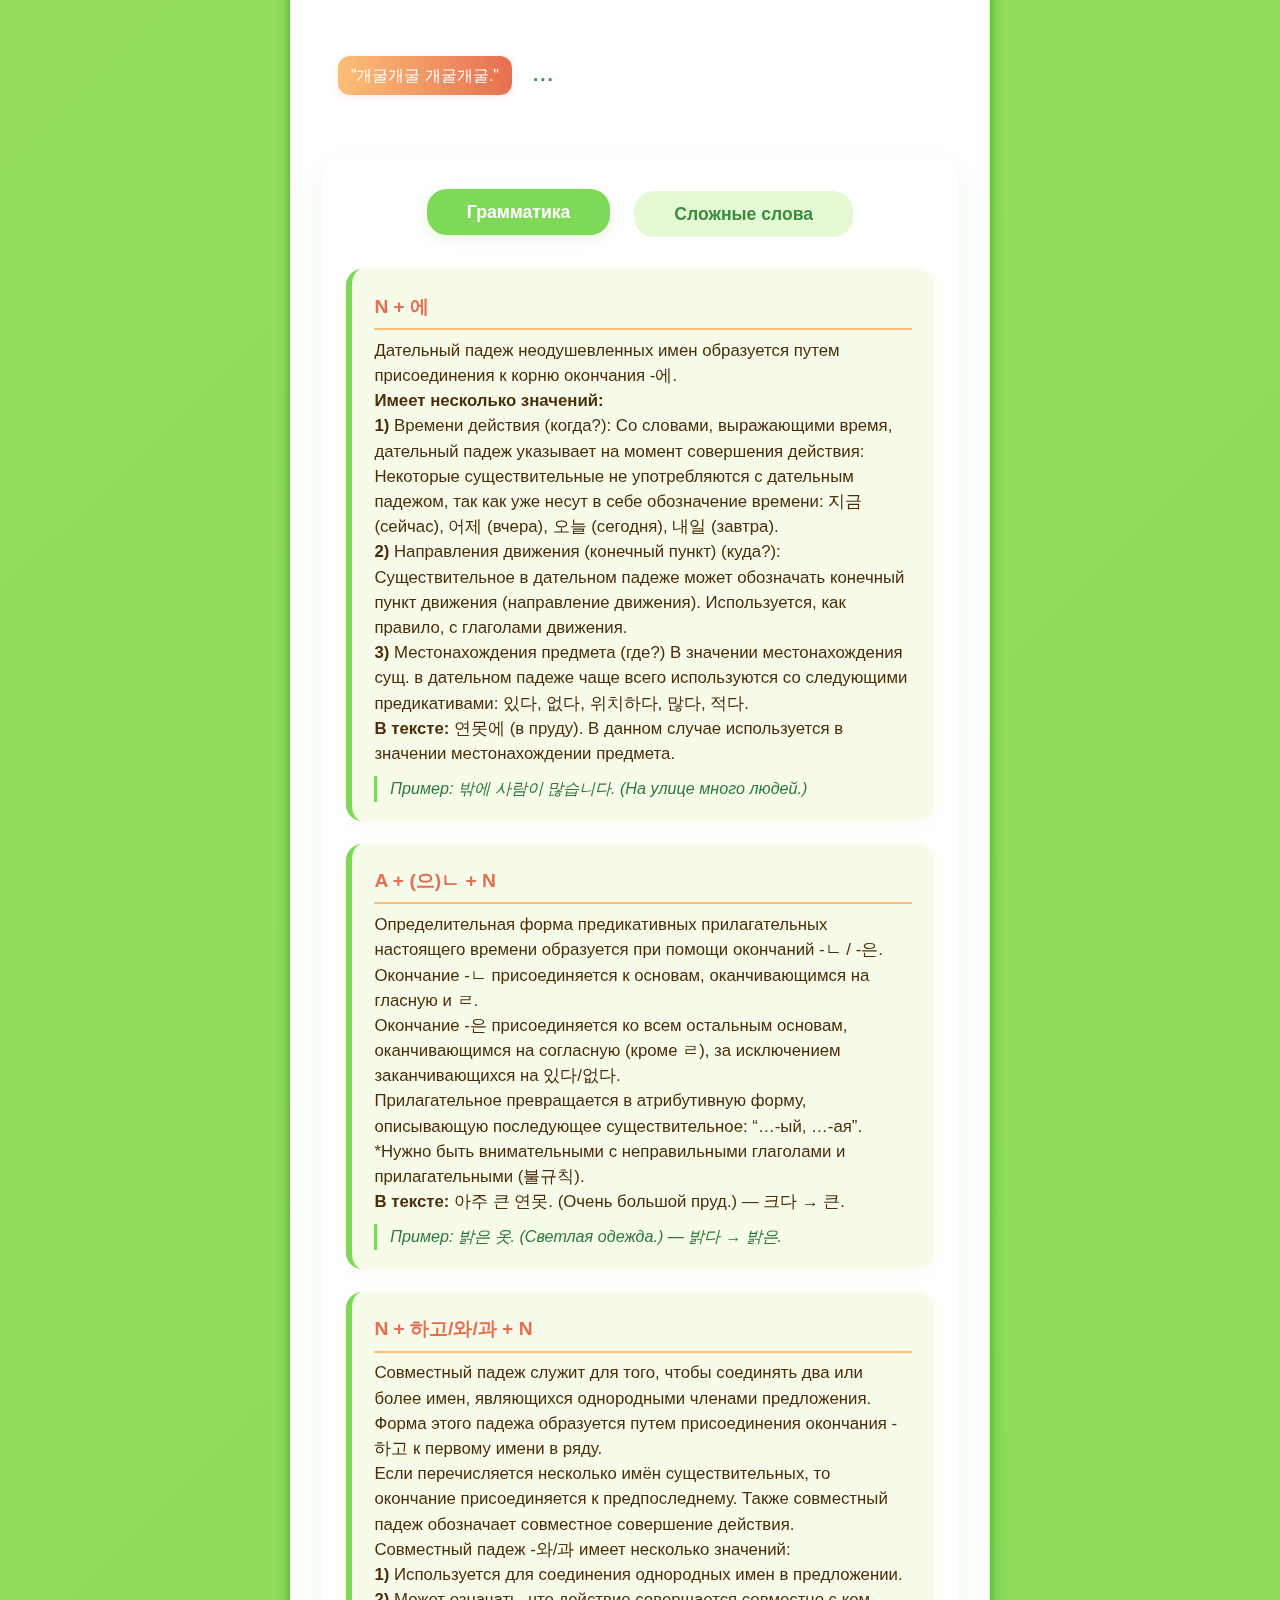
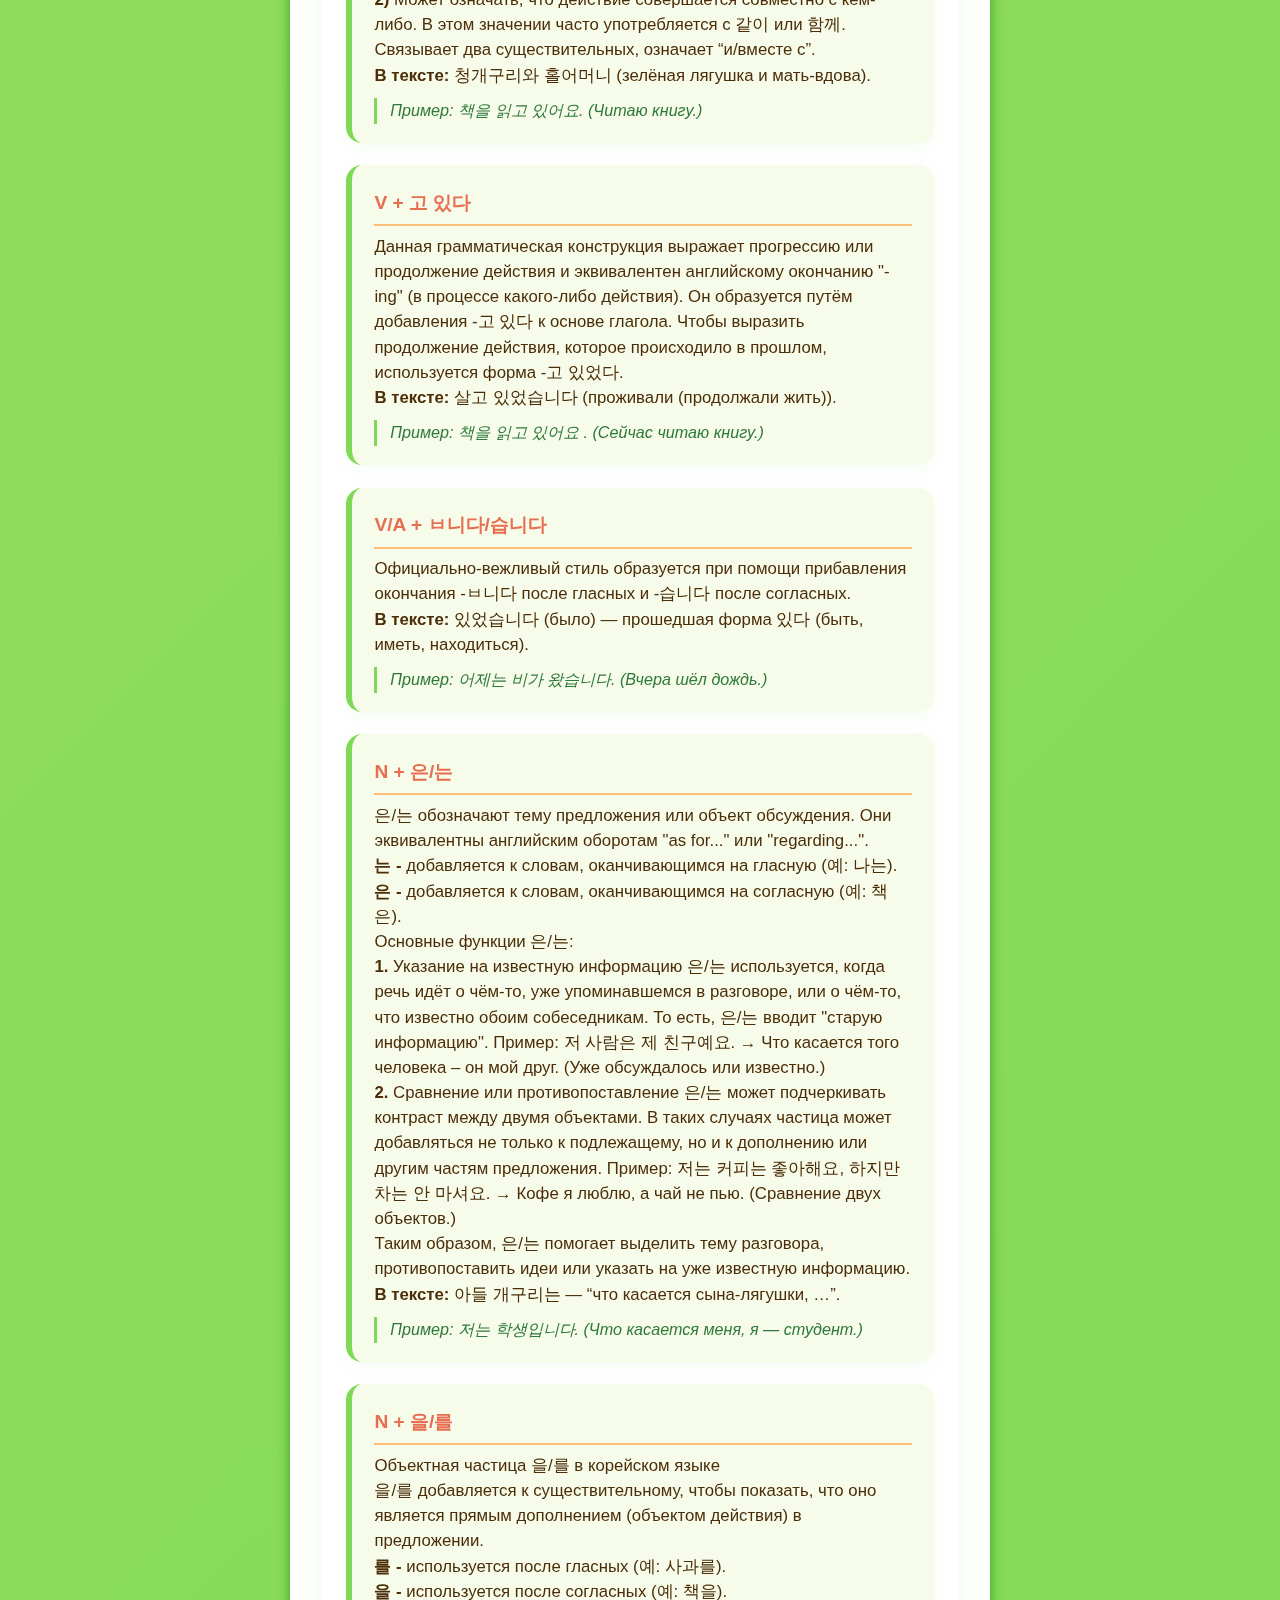
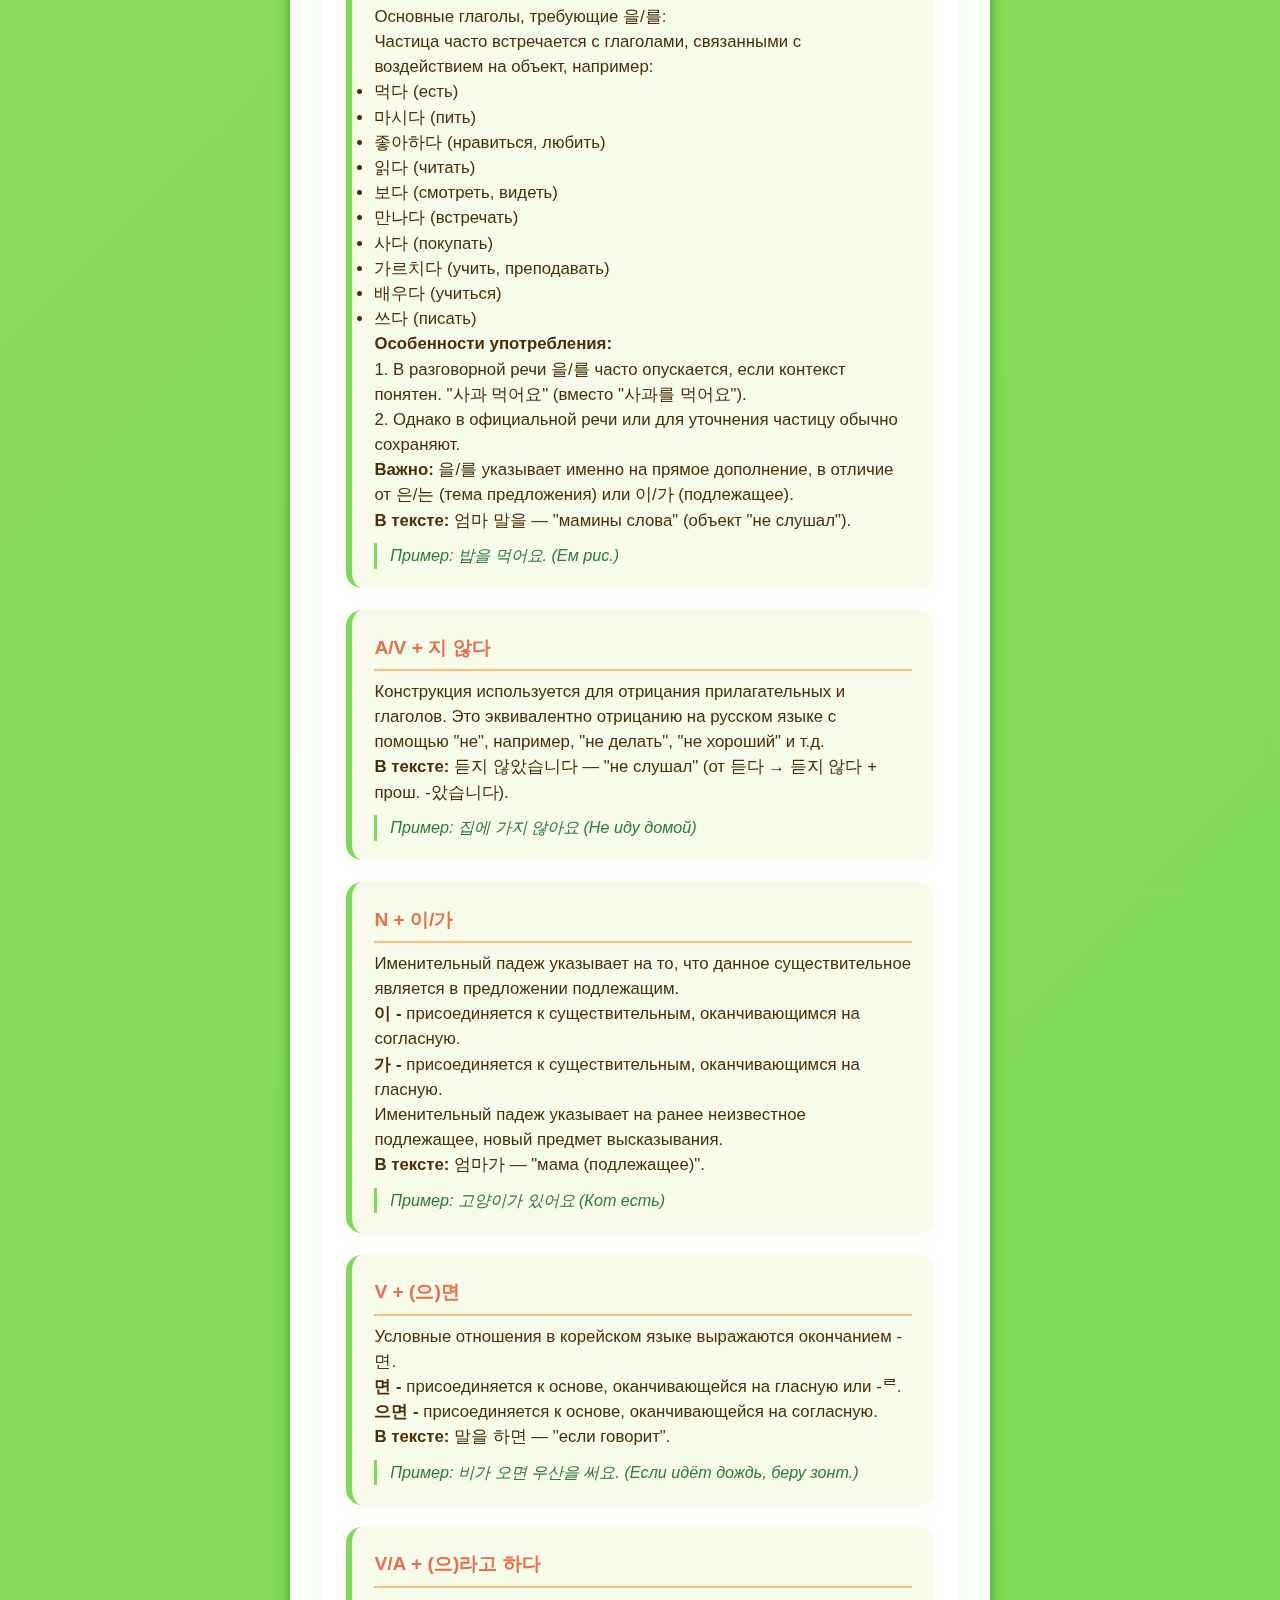
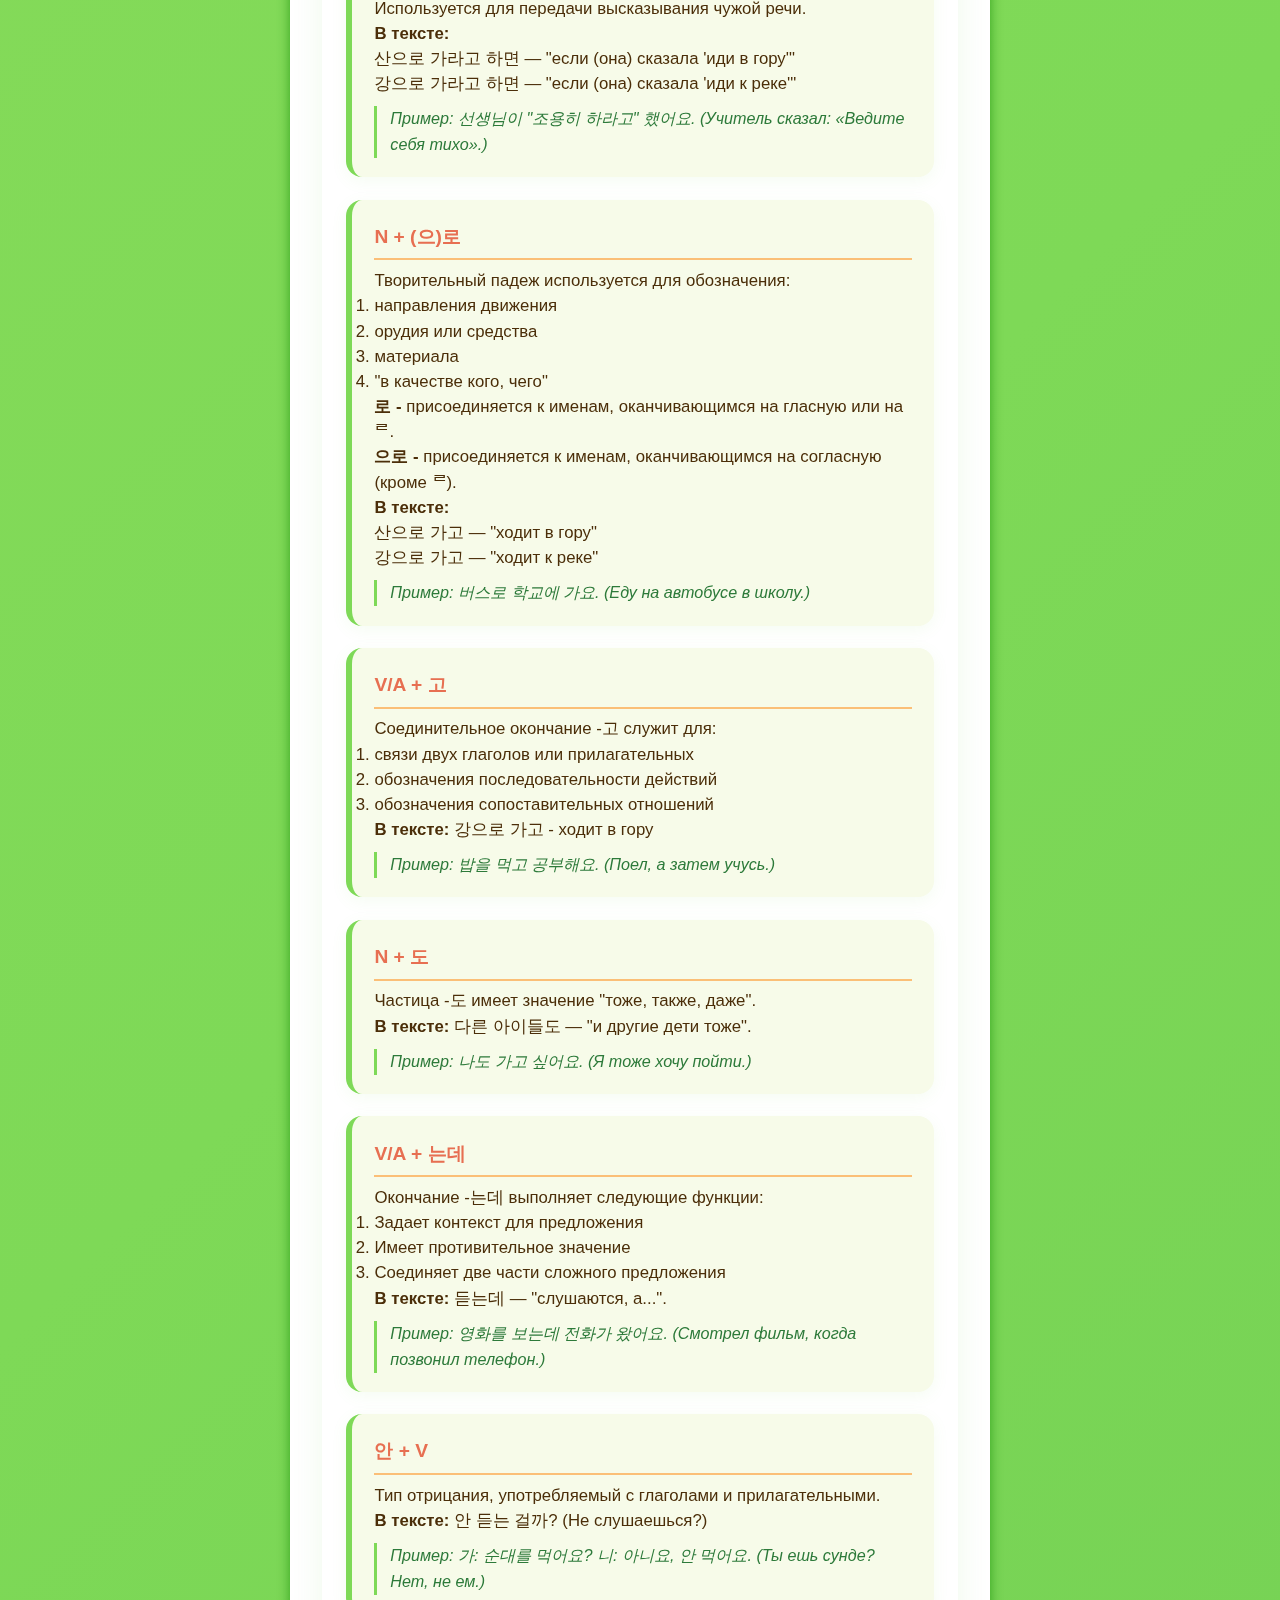
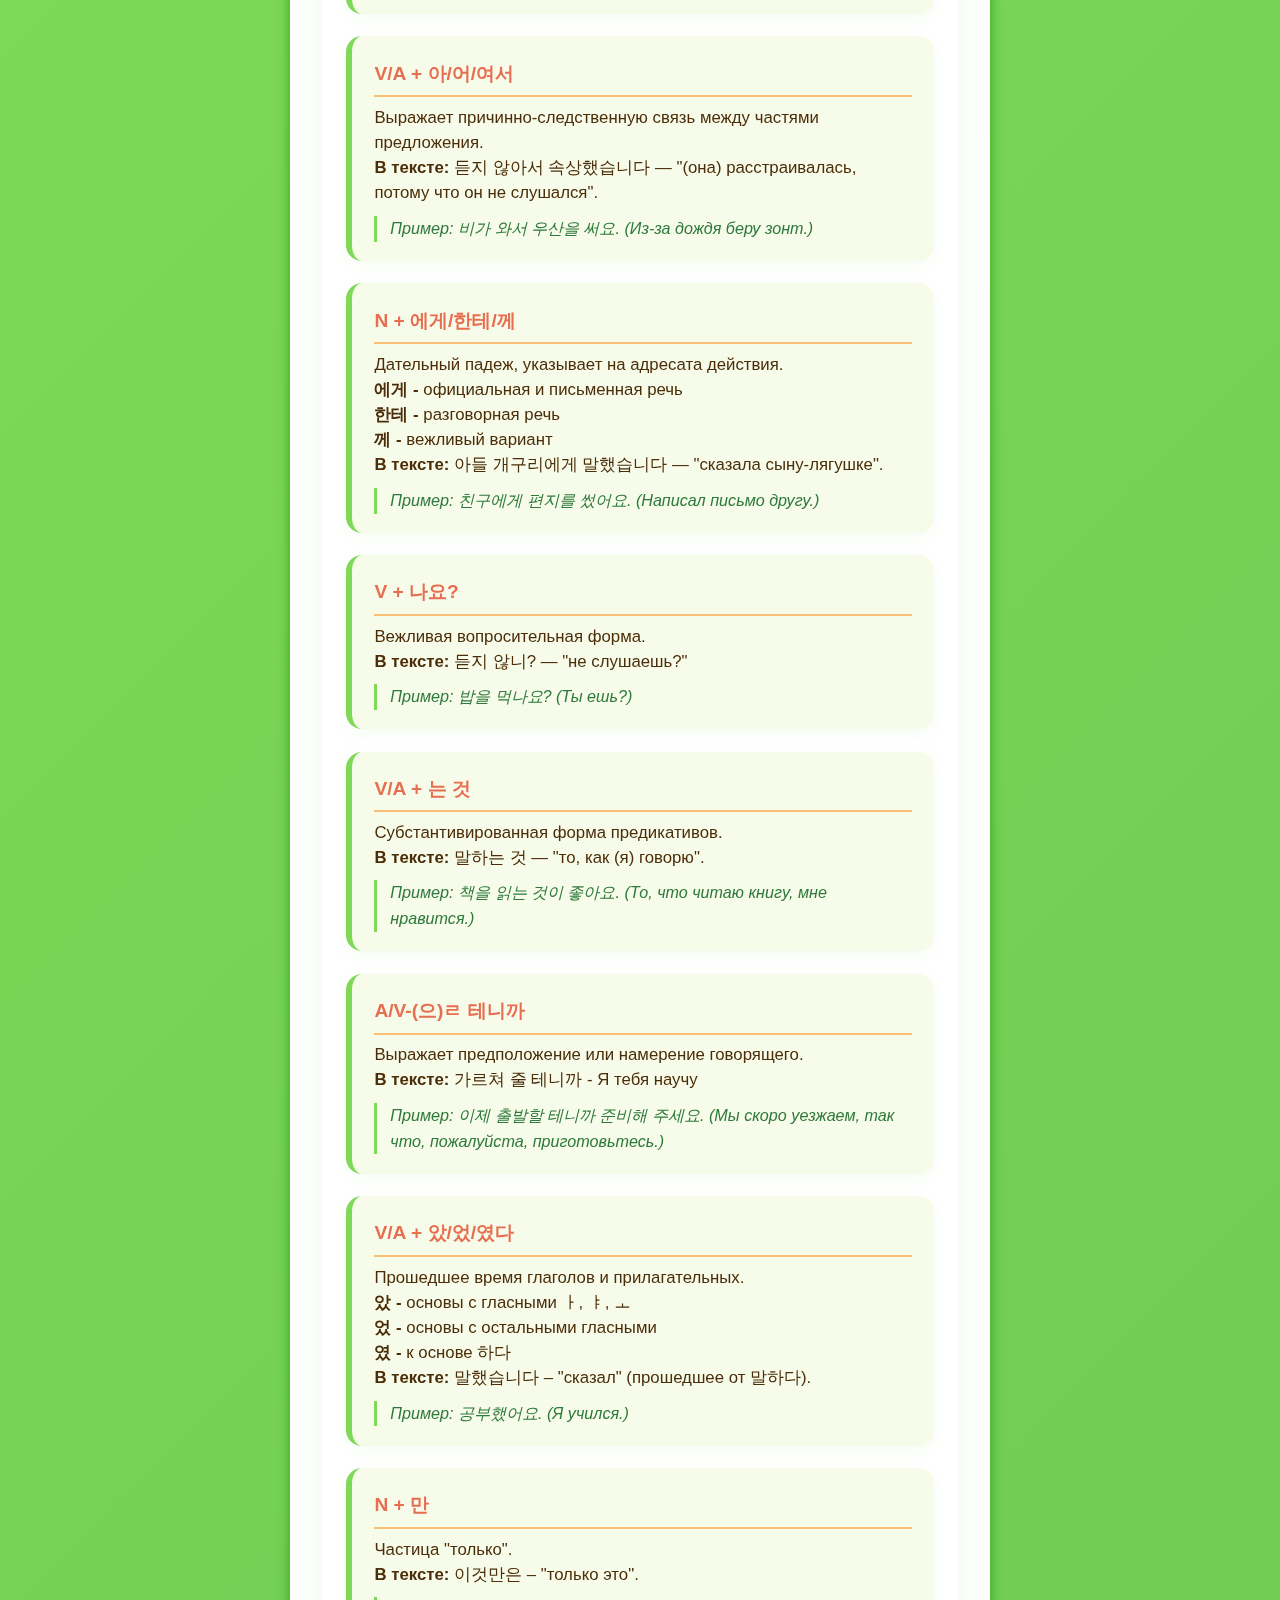
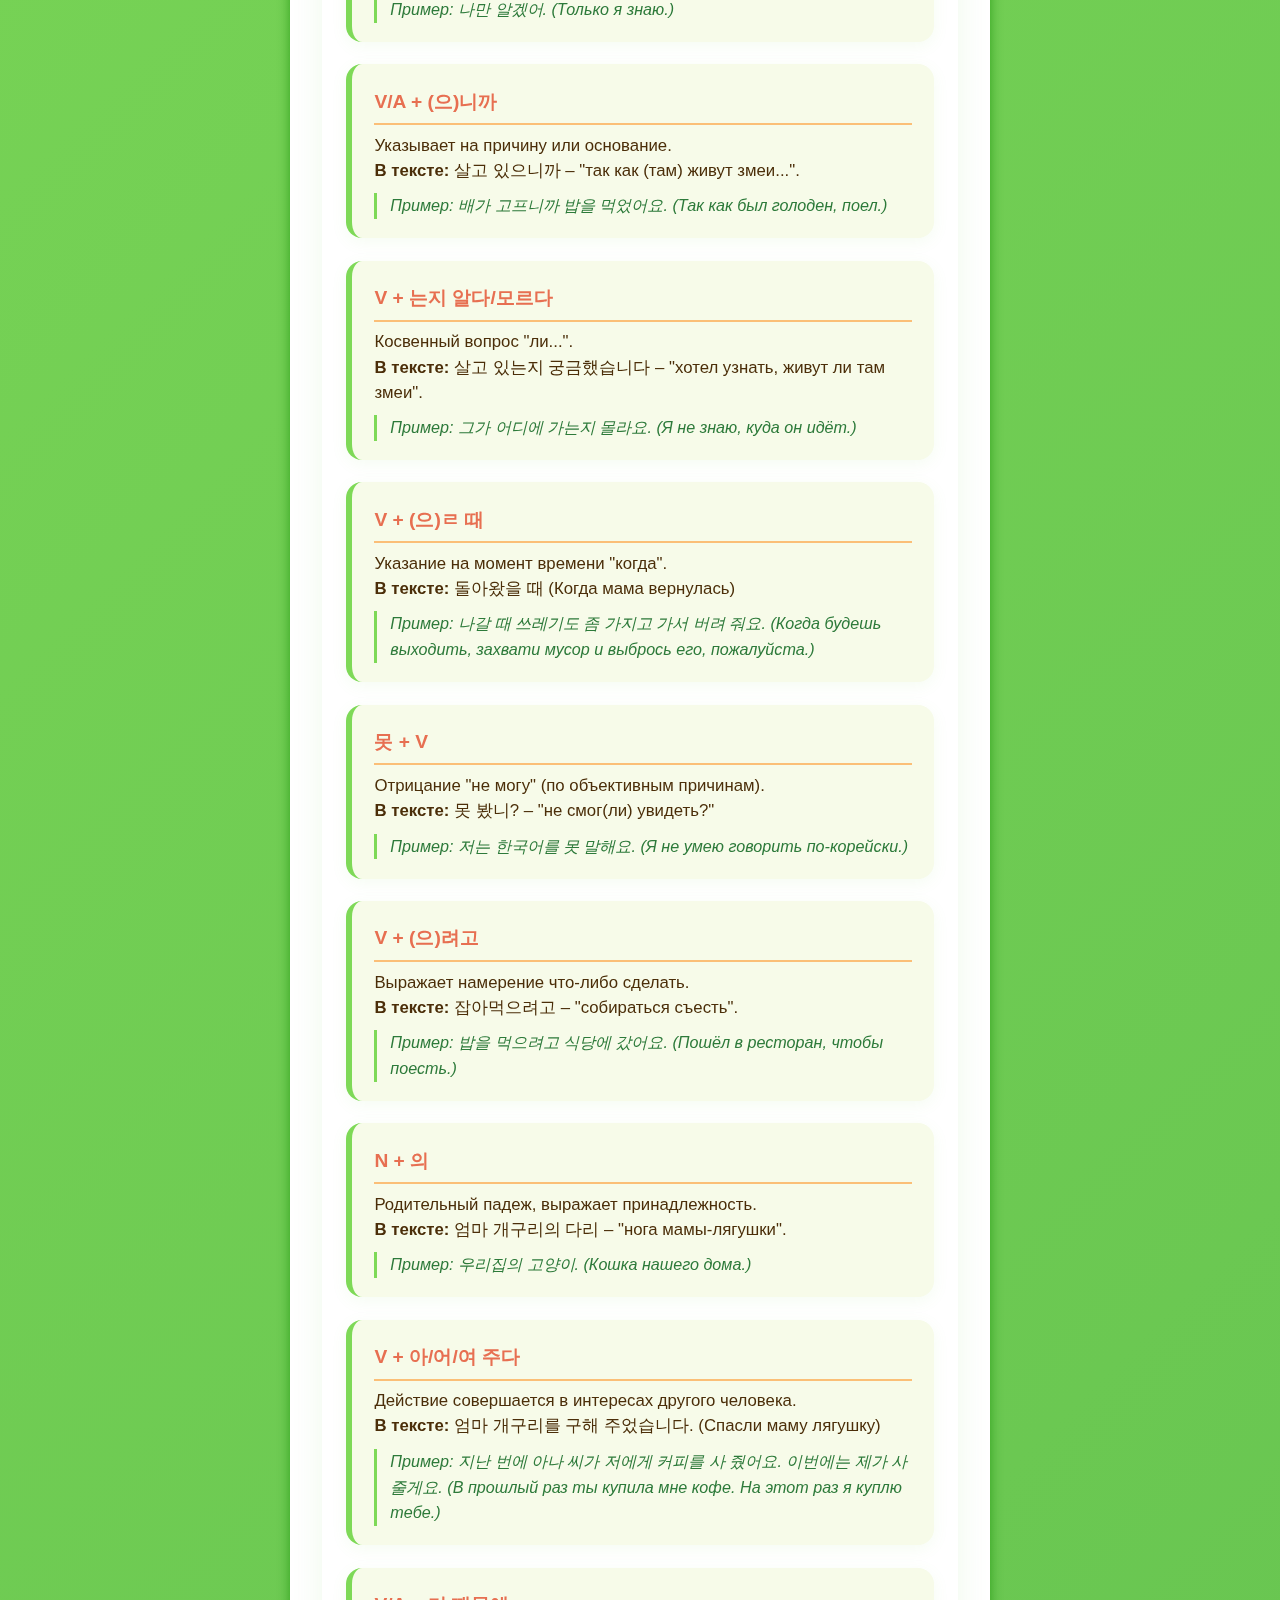
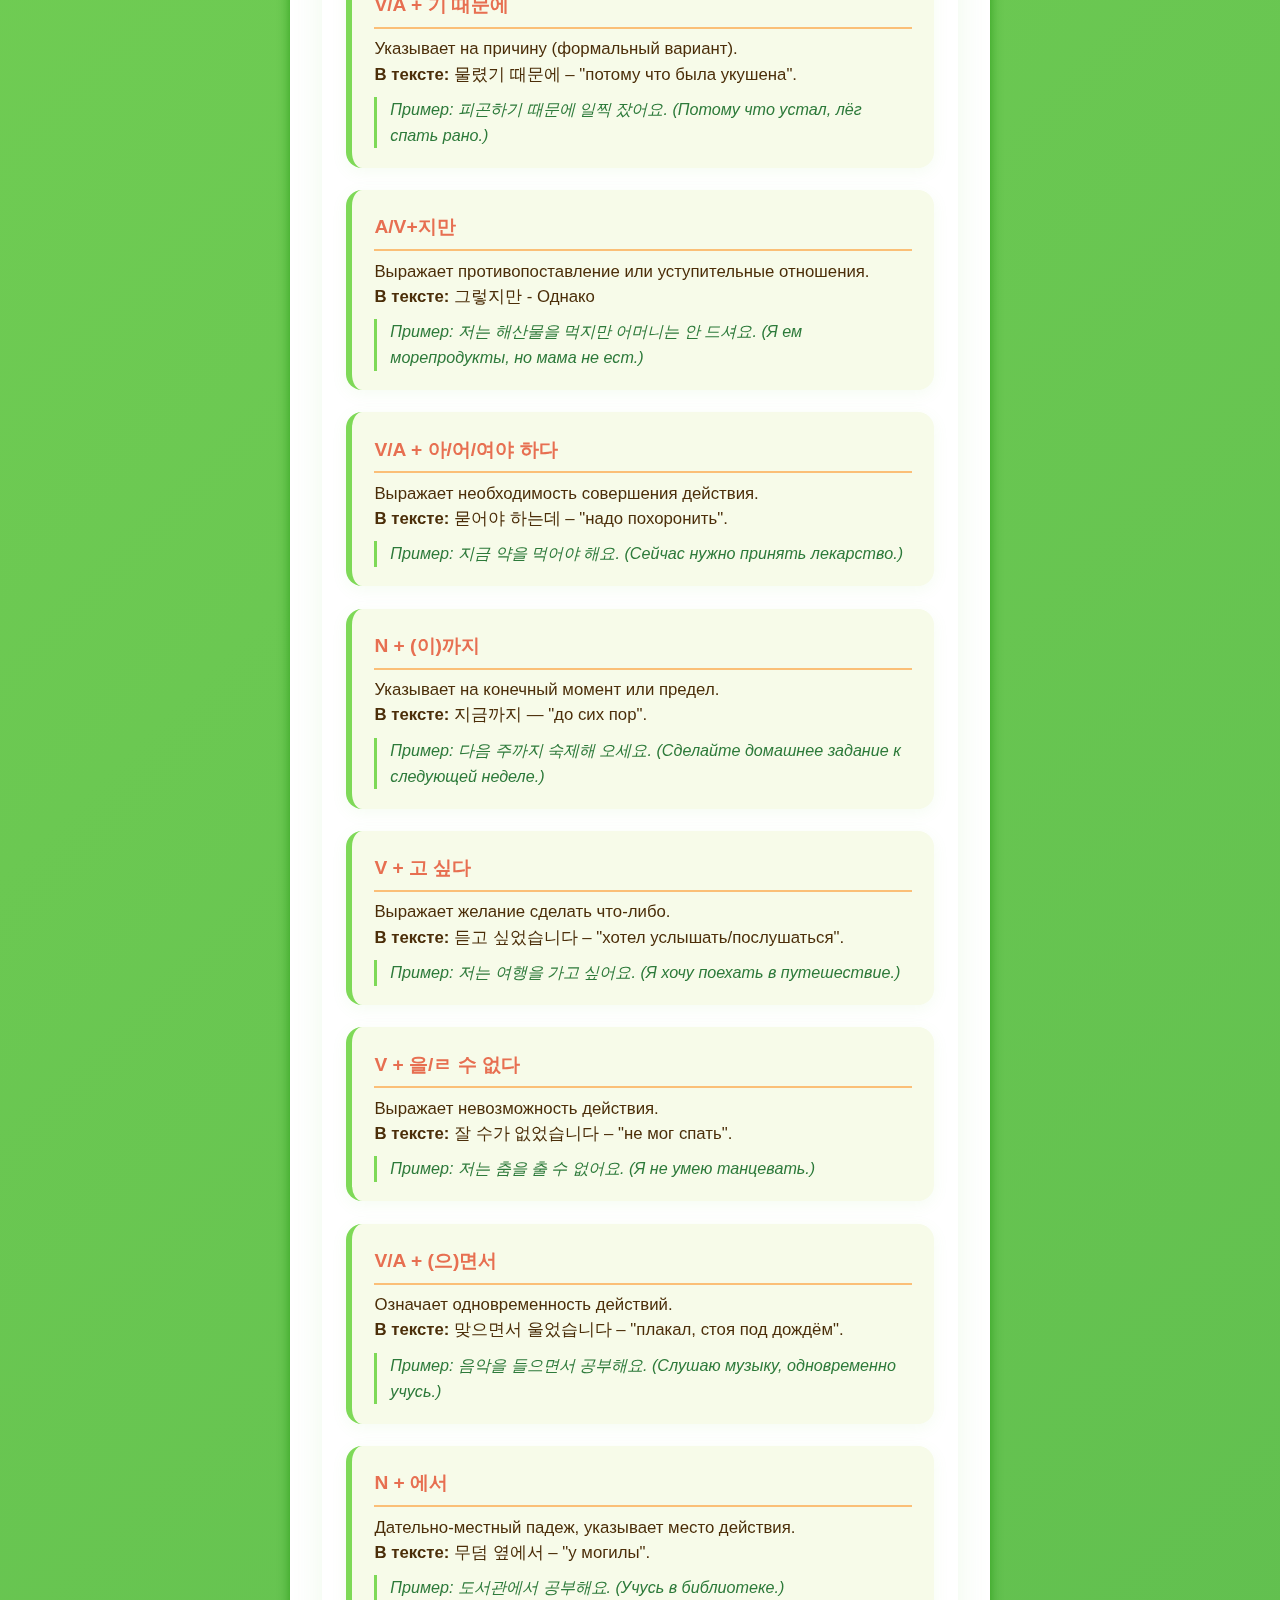
<file: frog.html>
<!DOCTYPE html>
<html lang="ru">

<head>
  <meta charset="UTF-8">
  <meta name="viewport" content="width=device-width, initial-scale=1.0">
  <title>K-Study: Зелёный лягушонок</title>
  <link rel="stylesheet" href="styles.css">
  <style>
    body {
      background: linear-gradient(135deg, #a8e063 0%, #7ed957 50%, #4eae4a 100%);
      min-height: 100vh;
      margin: 0;
      padding: 0;
    }

    header {
      background: linear-gradient(135deg, #8b4513 0%, #a0522d 50%, #6b4423 100%);
      position: fixed;
      top: 0;
      left: 0;
      right: 0;
      z-index: 1000;
      transition: transform 0.3s ease;
      box-shadow: 0 4px 12px rgba(139, 69, 19, 0.2);
    }

    header.hidden {
      transform: translateY(-100%);
    }

    main {
      margin-top: 80px;
      position: relative;
    }

    main::before {
      content: '';
      position: absolute;
      top: -50px;
      left: 0;
      right: 0;
      height: 50px;
      background: linear-gradient(to bottom, #a0522d, #a8e063);
      pointer-events: none;
    }

    footer {
      background: linear-gradient(135deg, #6b4423 0%, #8b4513 50%, #a0522d 100%);
      margin-top: 0;
      padding: 2rem 0;
      position: relative;
    }

    footer::before {
      content: '';
      position: absolute;
      top: -50px;
      left: 0;
      right: 0;
      height: 50px;
      background: linear-gradient(to bottom, #4eae4a, #8b4513);
      pointer-events: none;
    }

    .scroll-to-top {
      background: linear-gradient(135deg, #a8e063 0%, #7ed957 100%);
      color: #fff;
      border: none;
      border-radius: 50%;
      width: 50px;
      height: 50px;
      font-size: 24px;
      cursor: pointer;
      position: fixed;
      bottom: 30px;
      right: 30px;
      display: none;
      box-shadow: 0 4px 12px rgba(126, 217, 87, 0.3);
      transition: all 0.3s ease;
      z-index: 1000;
    }

    .scroll-to-top:hover {
      transform: translateY(-3px);
      box-shadow: 0 6px 16px rgba(126, 217, 87, 0.4);
      background: linear-gradient(135deg, #7ed957 0%, #4eae4a 100%);
    }

    .logo span {
      color: #fff !important;
      text-shadow: 0 2px 4px rgba(0, 0, 0, 0.1);
      font-weight: 900;
      font-size: 1.4rem;
      letter-spacing: 0.5px;
    }

    .grammar-highlight {
      color: #e53935;
      font-weight: bold;
      cursor: pointer;
      border-radius: 3px;
      transition: background 0.2s;
    }

    .grammar-highlight:hover {
      background: #ffeaea;
    }

    .kor-tooltip-popup {
      background: white;
      border: 1px solid #ddd;
      border-radius: 8px;
      padding: 12px;
      box-shadow: 0 2px 8px rgba(0, 0, 0, 0.1);
      max-width: 300px;
      font-size: 14px;
      line-height: 1.4;
    }

    .tooltip-main-grammar {
      color: #e53935;
      font-weight: bold;
      margin-bottom: 8px;
      font-size: 15px;
    }

    .tooltip-expl {
      color: #333;
      margin-bottom: 8px;
    }

    .tooltip-ex {
      color: #666;
      font-style: italic;
      border-top: 1px solid #eee;
      padding-top: 8px;
      margin-top: 8px;
    }
  </style>
</head>

<body>
  <svg class="frog-bg-lily" viewBox="0 0 70 40" fill="none" xmlns="http://www.w3.org/2000/svg">
    <ellipse cx="35" cy="20" rx="30" ry="12" fill="#7ed957" />
    <path d="M35 20 L65 20 Q55 5 35 20 Z" fill="#4eae4a" />
  </svg>
  <header>
    <nav class="navbar">
      <div class="logo">
        <span>K-Study</span>
      </div>
      <ul class="nav-links">
        <li><a href="index.html">Главная</a></li>
        <li><a href="#grammar-section">Грамматика/Слова</a></li>
        <li><a href="#quiz-section">Тест</a></li>
      </ul>
    </nav>
  </header>
  <main
    style="max-width: 700px; margin: 3rem auto 2rem auto; background: #fff; border-radius: 18px; box-shadow: 0 2px 12px rgba(35, 150, 17, 0.829); padding: 2.5rem 2rem;">
    <div style="text-align:center; margin-bottom: 1.5rem;">
      <svg class="frog-cartoon-img" width="120" height="100" viewBox="0 0 120 100" fill="none"
        xmlns="http://www.w3.org/2000/svg">
        <ellipse cx="60" cy="80" rx="38" ry="16" fill="#7ed957" />
        <ellipse cx="45" cy="55" rx="18" ry="22" fill="#7ed957" />
        <ellipse cx="75" cy="55" rx="18" ry="22" fill="#7ed957" />
        <ellipse cx="45" cy="45" rx="6" ry="7" fill="#fff" />
        <ellipse cx="75" cy="45" rx="6" ry="7" fill="#fff" />
        <ellipse cx="45" cy="45" rx="3" ry="3" fill="#2d1a05" class="frog-eye" />
        <ellipse cx="75" cy="45" rx="3" ry="3" fill="#2d1a05" class="frog-eye" />
        <ellipse cx="60" cy="70" rx="12" ry="7" fill="#4eae4a" />
        <ellipse cx="60" cy="75" rx="6" ry="2" fill="#2d1a05" opacity="0.18" />
        <ellipse cx="35" cy="30" rx="5" ry="5" fill="#7ed957" />
        <ellipse cx="85" cy="30" rx="5" ry="5" fill="#7ed957" />
      </svg>
    </div>
    <h1 style="color: #e76f51; text-align: center;">Зелёный лягушонок <p>(청개구리 이야기)</p>
    </h1>
    <div class="story-block">
      <span class="kor-tooltip">옛날<span class="grammar-highlight"
          data-tooltip='<div class="tooltip-main-grammar">N + 에</div><div class="tooltip-expl">Дательный падеж неодушевленных имен образуется путем присоединения к корню окончания -에. Имеет несколько значений:<br>1. Времени действия (когда?)<br>2. Направления движения (куда?)<br>3. Местонахождения предмета (где?)</div><div class="tooltip-ex">Пример: 밖에 사람이 많습니다. (На улице много людей. (Где? Местонахождение))</div>'>에</span>
        아주 <span class="grammar-highlight"
          data-tooltip='<div class="tooltip-main-grammar">A + (으)ㄴ + N</div><div class="tooltip-expl">Определительная форма предикативных прилагательных настоящего времени образуется при помощи окончаний -ㄴ / -은.</div><div class="tooltip-ex">Пример: 밝은 옷. (Светлая одежда.)</div>'>큰</span>
        연못에 아들 청개구리<span class="grammar-highlight"
          data-tooltip='<div class="tooltip-main-grammar">N + 와/하고/과 + N</div><div class="tooltip-expl">Совместный падеж служит для соединения двух или более имен. Связывает два существительных, означает "и/вместе с".</div><div class="tooltip-ex">Пример: 친구와 영화를 봤어요. (С другом посмотрел фильм.)</div>'>와</span>
        홀어머니가 함께 <span class="grammar-highlight"
          data-tooltip='<div class="tooltip-main-grammar">V + 고 있다</div><div class="tooltip-expl">Выражает прогрессию или продолжение действия, эквивалентен английскому окончанию "-ing".</div><div class="tooltip-ex">Пример: 책을 읽고 있어요. (Сейчас читаю книгу.)</div>'>살고
          있었</span> <span class="grammar-highlight"
          data-tooltip='<div class="tooltip-main-grammar">V/A + ㅂ니다/습니다</div><div class="tooltip-expl">Официально-вежливый стиль образуется при помощи прибавления окончания -ㅂ니다 после гласных и -습니다 после согласных.</div><div class="tooltip-ex">Пример: 어제는 비가 왔습니다. (Вчера шёл дождь.)</div>'>습니다</span>.</span>
      <div class="rus-sentence">Давным-давно в очень большом пруду жили вместе сын-лягушка и его мать-вдова.</div>
    </div>

    <div class="story-block">
      <span class="kor-tooltip">그런데 아들 개구리<span class="grammar-highlight"
          data-tooltip='<div class="tooltip-main-grammar">N + 은/는</div><div class="tooltip-expl">Обозначает тему предложения или объект обсуждения. Эквивалентно английским оборотам "as for..." или "regarding...".</div><div class="tooltip-ex">Пример: 저는 학생입니다. (Что касается меня, я — студент.)</div>'>는</span>
        늘 엄마 말<span class="grammar-highlight"
          data-tooltip='<div class="tooltip-main-grammar">N + 을/를</div><div class="tooltip-expl">Объектная частица, показывает что существительное является прямым дополнением.</div><div class="tooltip-ex">Пример: 밥을 먹어요. (Ем рис.)</div>'>을</span>
        <span class="grammar-highlight"
          data-tooltip='<div class="tooltip-main-grammar">A/V + 지 않다</div><div class="tooltip-expl">Конструкция используется для отрицания прилаг. и глаг. Это эквивалентно отрицанию на русском языке с помощью "не".</div><div class="tooltip-ex">Пример: 집에 가지 않아요. (Не иду домой)</div>'>듣지
          않았습니다</span>.</span>
      <div class="rus-sentence">Но сын-лягушка никогда не слушал свою маму.</div>
    </div>

    <div class="story-block">
      <span class="kor-tooltip">엄마<span class="grammar-highlight"
          data-tooltip='<div class="tooltip-main-grammar">N + 이/가</div><div class="tooltip-expl">Именительный падеж указывает на подлежащее в предложении.</div><div class="tooltip-ex">Пример: 고양이가 있어요. (Кот есть.)</div>'>가</span>
        말을 하<span class="grammar-highlight"
          data-tooltip='<div class="tooltip-main-grammar">V + (으)면</div><div class="tooltip-expl">Условные отношения (если/когда).</div><div class="tooltip-ex">Пример: 비가 오면 우산을 써요. (Если идёт дождь, беру зонт.)</div>'>면</span>
        항상 반대로 했습니다.</span>
      <div class="rus-sentence">Когда мать что-то говорила, он всегда поступал наоборот.</div>
    </div>

    <div class="story-block">
      <span class="kor-tooltip">엄마가 산<span class="grammar-highlight"
          data-tooltip='<div class="tooltip-main-grammar">N + (으)로</div><div class="tooltip-expl">Указывает на направление движения.</div><div class="tooltip-ex">Пример: 버스로 학교에 가요. (Еду на автобусе в школу.)</div>'>으로</span>
        가<span class="grammar-highlight"
          data-tooltip='<div class="tooltip-main-grammar">V/A + (으)라고 하다</div><div class="tooltip-expl">Передача чужой речи (сказал, чтобы...).</div><div class="tooltip-ex">Пример: 선생님이 조용히 하라고 했어요. (Учитель сказал вести себя тихо.)</div>'>라고</span>
        하면 강으로 가<span class="grammar-highlight"
          data-tooltip='<div class="tooltip-main-grammar">V/A + 고</div><div class="tooltip-expl">Соединяет два действия или предложения (и).</div><div class="tooltip-ex">Пример: 밥을 먹고 책을 읽었어요. (Я поел и прочитал книгу.)</div>'>고</span>,
        강으로 가라고 하면 산으로 갔습니다.</span>
      <div class="rus-sentence">Если мать говорила идти в горы, он шёл к реке, а если говорила идти к реке, он шёл в
        горы.</div>
    </div>

    <!-- Предложение 5 -->
    <div class="story-block">
      <span class="kor-tooltip">'다른 아이들<span class="grammar-highlight"
          data-tooltip='<div class="tooltip-main-grammar">N + 도</div><div class="tooltip-expl">Означает "тоже" или "даже".</div><div class="tooltip-ex">Пример: 나도 가고 싶어요. (Я тоже хочу пойти)</div>'>도</span>
        부모 말을 잘 듣<span class="grammar-highlight" data-tooltip='<div class="tooltip-main-grammar">V/A + 는데</div><div class="tooltip-expl">Имеет противительное значение, однако при этом, с точки зрения говорящего, два
указанных обстоятельства не исключают одно другое, в отличие от -지만.
</div><div class="tooltip-ex">Пример: 영화를 보는데 전화가 왔어요. (Смотрел фильм, когда позвонил телефон.)</div>'>는데</span>
        왜 우리 아들은 말을 <span class="grammar-highlight" data-tooltip='<div class="tooltip-main-grammar">안 + V</div><div class="tooltip-expl">Данный тип отрицания употребляется с глаголами и прилагательными для констатации того, что некоторое положение вещей не имеет место быть, вне зависимости от того, чем это обусловлено.
</div><div class="tooltip-ex">Пример: 가: 순대를 먹어요? 니: 아니요, 안 먹어요 (Ты ешь сунде? Нет, не ем.)</div>'>안</span> 듣는
        걸까?'</span>
      <div class="rus-sentence">«Другие дети хорошо слушаются родителей, но почему мой сын не слушает?»</div>
    </div>

    <!-- Предложение 6 -->
    <div class="story-block">
      <span class="kor-tooltip">엄마 개구리는 아들<span class="grammar-highlight"
          data-tooltip='<div class="tooltip-main-grammar">N + 이/가</div><div class="tooltip-expl">Именительный падеж указывает на подлежащее в предложении.</div><div class="tooltip-ex">Пример: 고양이가 있어요. (Кот есть.)</div>'>이</span>
        말을 듣지 않<span class="grammar-highlight"
          data-tooltip='<div class="tooltip-main-grammar">V/A + 아/어/여서</div><div class="tooltip-expl">Выражает причинно-следственную связь между первой и второй частью предложения, где первая часть с окончанием -아서 выражает причину, а вторая часть — следствие. </div><div class="tooltip-ex">Пример: 비가 와서 우산을 써요. (Из-за дождя беру зонт.)</div>'>아서</span>
        속상했습니다.</span>
      <div class="rus-sentence">Мать-лягушка очень переживала из-за непослушания сына.</div>
    </div>

    <!-- Предложение 7 -->
    <div class="story-block">
      <span class="kor-tooltip">그래서 엄마 개구리는 아들 개구리<span class="grammar-highlight"
          data-tooltip='<div class="tooltip-main-grammar">N + 에게/한테/께</div><div class="tooltip-expl">Указывает на получателя действия (кому-то).</div><div class="tooltip-ex">Пример: 나는 학생들한테 한국어를 가르쳤어. (Я преподовал корейский язык ученикам.)</div>'>에게</span>
        말했습니다.</span>
      <div class="rus-sentence">Поэтому мама-лягушка сказала сыну-лягушке.</div>
    </div>

    <!-- Предложение 8 -->
    <div class="story-block">
      <span class="kor-tooltip">"얘야, 너는 왜 엄마 말을 듣지 않<span class="grammar-highlight"
          data-tooltip='<div class="tooltip-main-grammar">V + 나요?/니?</div><div class="tooltip-expl">V + 나요? – Вопросительная форма (вежливая). V + 니? – более формальная и/или менее вежливая форма. </div><div class="tooltip-ex">Пример: 밥을 먹나요? (Ты ешь?)</div>'>니</span>?"</span>
      <div class="rus-sentence">«Дитя моё, почему ты не слушаешься мать?»</div>
    </div>

    <!-- Предложение 9 -->
    <div class="story-block">
      <span class="kor-tooltip">"엄마가 똑바로 말하<span class="grammar-highlight"
          data-tooltip='<div class="tooltip-main-grammar">V + 는 것</div><div class="tooltip-expl">: Субстантивированная форма предикативов, которая образуется с помощью определительной формы предикатива и служебного имени 것. </div><div class="tooltip-ex">Пример: 책 읽는 것을 좋아해요. (То, что читаю книгу, мне нравится.)</div>'>는
          것</span>
        을 가르쳐<span class="grammar-highlight"
          data-tooltip='<div class="tooltip-main-grammar">A/V-(으)ㄹ 테니까</div><div class="tooltip-expl">Выражение намерения или предположения.</div><div class="tooltip-ex">Пример: 이제 출발할 테니까 준비해 주세요. (Мы скоро уезжаем, так что, пожалуйста, приготовьтесь.)</div>'>줄
          테니까</span>
        잘 따라 해 봐라."</span>
      <div class="rus-sentence">«Я научу тебя говорить правильно, так что старайся повторять».</div>
    </div>

    <!-- Предложение 10 -->
    <div class="story-block">
      <span class="kor-tooltip">"개굴개굴."</span>
      <div class="rus-sentence">«Ква-ква».</div>
    </div>

    <!-- Предложение 11 -->
    <div class="story-block">
      <span class="kor-tooltip">그러자 아들은 "굴개굴개" 하며<span class="grammar-highlight"
          data-tooltip='<div class="tooltip-main-grammar">V/A + 았/었/였다</div><div class="tooltip-expl">В корейском языке прошедшее время образуется суффиксальным способом — путем присоединения к основе предикатива одного из трех суффиксов.</div><div class="tooltip-ex">Пример: 공부했어요. (Я учился.)</div>'>
          말했습니다</span>
        .</span>
      <div class="rus-sentence">Тогда сын-лягушка сказал: «авк-авк», повторяя наоборот.</div>
    </div>

    <!-- Предложение 12 -->
    <div class="story-block">
      <span class="kor-tooltip">"엄마, 전 항상 거꾸로 하는 것이 좋아요."</span>
      <div class="rus-sentence">«Мама, мне всегда нравится делать всё наоборот».</div>
    </div>

    <!-- Предложение 13 -->
    <div class="story-block">
      <span class="kor-tooltip">엄마는 크게 한숨을 쉬며 말했습니다.</span>
      <div class="rus-sentence">Мать тяжело вздохнула и сказала.</div>
    </div>

    <!-- Предложение 14 -->
    <div class="story-block">
      <span class="kor-tooltip">"그래, 하지만 꼭 이것<span class="grammar-highlight"
          data-tooltip='<div class="tooltip-main-grammar">N + 만</div><div class="tooltip-expl">Чтобы сказать, что вам нравится только одна вещь, нужно использовать частицу –만 (только).</div><div class="tooltip-ex">Пример: 나만 알겠어. (Только я знаю.)</div>'>만</span>
        은 지켜라."</span>
      <div class="rus-sentence">«Ладно, но запомни только одно».</div>
    </div>

    <!-- Предложение 15 -->
    <div class="story-block">
      <span class="kor-tooltip">"저 숲 속에는
        뱀이 살고 있<span class="grammar-highlight"
          data-tooltip='<div class="tooltip-main-grammar">V/A + (으)니까</div><div class="tooltip-expl">Окончание указывает на аргумент, основание для заключения, вывода. Употребляется с глаголами, прилагательными и связками 이다/아니다.</div><div class="tooltip-ex">Пример: 배가 고프니까 밥을 먹었어요. (Так как был голоден, поел.)</div>'>으니까</span>
        절대로 저 숲에 가면 안 된다."</span>
      <div class="rus-sentence">«В том лесу живёт змея, так что ни в коем случае не ходи в тот лес».</div>
    </div>

    <!-- Предложение 16 -->
    <div class="story-block">
      <span class="kor-tooltip">아들 개구리는 숲에 정말 뱀이 살고 있<span class="grammar-highlight"
          data-tooltip='<div class="tooltip-main-grammar">V + 는지 알다/모르다</div><div class="tooltip-expl">Вопросительное придаточное предложение в сложном предложении оформляется окончанием -(으)ㄴ지 / -는지 / -(으)ㄹ지, которое присоединяется к сказуемому придаточного. </div><div class="tooltip-ex">Пример: 그가 어디에 있는지 몰라요 (Я не знаю, где он.)</div>'>는지</span>
        궁금했습니다.</span>
      <div class="rus-sentence">Сын-лягушка очень хотел узнать: “Правда ли, что в том лесу живут змеи?”</div>
    </div>

    <!-- Предложение 17 -->
    <div class="story-block">
      <span class="kor-tooltip">그래서 엄마 몰래 뱀이 사는
        숲으로 갔습니다.</span>
      <div class="rus-sentence">И он тайком от матери отправился в тот лес, где живут змеи.</div>
    </div>

    <!-- Предложение 18 -->
    <div class="story-block">
      <span class="kor-tooltip">엄마가 일을 하고 집으로 돌아왔<span class="grammar-highlight"
          data-tooltip='<div class="tooltip-main-grammar">V + 을/ㄹ 때</div><div class="tooltip-expl">Для указания на определенный момент времени используют служебное слово 때 (букв. момент, время, период).</div><div class="tooltip-ex">Пример: 나갈 때 쓰레기도 좀 가지고 가서 버려 줘요. (Когда будешь выходить, захвати мусор и выбрось его, пожалуйста.)</div>'>을
          때</span> 아들 개구리가 보이지 않았습니다.</span>
      <div class="rus-sentence">Когда мать вернулась домой, после работы, сына нигде не было.</div>
    </div>

    <!-- Предложение 19 -->
    <div class="story-block">
      <span class="kor-tooltip">그래서 엄마 개구리는 아들 개구리를 찾아다녔습니다.</span>
      <div class="rus-sentence">Поэтому мать-лягушка искала сына-лягушку.</div>
    </div>

    <!-- Предложение 20 -->
    <div class="story-block">
      <span class="kor-tooltip">"애들아, 우리 아들 <span class="grammar-highlight"
          data-tooltip='<div class="tooltip-main-grammar">못 + V</div><div class="tooltip-expl">Данный тип отрицания употребляется с глаг. и обозначает, что данное действие не совершается в силу каких-то обстоятельств. Причина, как правило, имеет объективный характер.</div><div class="tooltip-ex">Пример: 나는 수영을 못 해요 (Я не умею плавать.)</div>'>못</span>
        봤니?"</span>
      <div class="rus-sentence">«Дети, вы не видели моего сына?»</div>
    </div>

    <!-- Предложение 21 -->
    <div class="story-block">
      <span class="kor-tooltip">"저쪽 숲으로 갔어요."</span>
      <div class="rus-sentence">«Он ушел в ту сторону, в лес».</div>
    </div>

    <!-- Предложение 22 -->
    <div class="story-block">
      <span class="kor-tooltip">엄마 개구리는 깜짝 놀라서 뱀이 사는 숲으로 달려갔습니다.</span>
      <div class="rus-sentence">Мать-лягушка в панике побежала в лес, где жили змеи.</div>
    </div>

    <!-- Предложение 23 -->
    <div class="story-block">
      <span class="kor-tooltip">그곳에서는 마침 큰 뱀이 아들 개구리를 잡아먹<span class="grammar-highlight"
          data-tooltip='<div class="tooltip-main-grammar">V + (으)려고 하다</div><div class="tooltip-expl">Конструкция означает намерение совершить какое-то действие.</div><div class="tooltip-ex">Пример: 밥을 먹으려고 식당에 갔어요. (Пошёл в ресторан, чтобы поесть.)</div>'>으려고</span>
        하고 있었습니다.</span>
      <div class="rus-sentence">Там как раз большая змея собиралась съесть сына-лягушку.</div>
    </div>

    <!-- Предложение 24 -->
    <div class="story-block">
      <span class="kor-tooltip">"안 돼!"</span>
      <div class="rus-sentence">«Нельзя!»</div>
    </div>

    <!-- Предложение 25 -->
    <div class="story-block">
      <span class="kor-tooltip">소리치며 엄마 개구리는 뱀을 향해 달려갔습니다.</span>
      <div class="rus-sentence">Крикнула мать и бросилась к змее.</div>
    </div>

    <!-- Предложение 26 -->
    <div class="story-block">
      <span class="kor-tooltip">큰 뱀은 엄마 개구리<span class="grammar-highlight"
          data-tooltip='<div class="tooltip-main-grammar">N + 의</div><div class="tooltip-expl">Родительный падеж связывает два (или более) сущ. для выражения притяжательных отношений, т.е. отношений принадлежности.</div><div class="tooltip-ex">Пример: 우리집의 고양이. (Кошка нашего дома.)</div>'>의</span>
        다리를 물었습니다.</span>
      <div class="rus-sentence">Большая змея укусила мать-лягушку за ногу.</div>
    </div>

    <!-- Предложение 27 -->
    <div class="story-block">
      <span class="kor-tooltip">그때 이웃들이 달려와서 엄마 개구리를 구<span class="grammar-highlight"
          data-tooltip='<div class="tooltip-main-grammar">V + 아/어/여 주다</div><div class="tooltip-expl">Категория направленности действия, которая указывает на то, что данное действие совершается не в собственных интересах, а в интересах или для другого человека.</div><div class="tooltip-ex">Пример: 지난 번에 아나 씨가 저에게 커피를 사 줬어요. 이번에는 제가 사 줄게요. (В прошлый раз ты купила мне кофе. На этот раз я куплю тебе.)</div>'>해
          주었</span>습니다.</span>
      <div class="rus-sentence">В этот момент соседи прибежали и спасли мать-лягушку.</div>
    </div>

    <!-- Предложение 28 -->
    <div class="story-block">
      <span class="kor-tooltip">그렇<span class="grammar-highlight"
          data-tooltip='<div class="tooltip-main-grammar">A/V+지만 </div><div class="tooltip-expl">Присоединяется к временной основе предикатива. Используется для выражения: 1) противопоставления двух действий, состояний; 2) уступительных отношений. Подразумевается, что факт, обозначенный во второй части предложения, стал возможен, несмотря на обстоятельства, указанные в первой части предложения.</div><div class="tooltip-ex">Пример: 저는 해산물을 먹지만 어머니는 안 드셔요. (Я ем морепродукты, но мама не ест.)</div>'>지만</span>
        엄마 개구리는 뱀에 물렸<span class="grammar-highlight"
          data-tooltip='<div class="tooltip-main-grammar">V/A + 기 때문에</div><div class="tooltip-expl">Конструкции 때문에 и -기 때문에 указывают на причину или основание ситуации, описанной во второй части предложения, и соответствуют английскому слову "because" (потому что).</div><div class="tooltip-ex">Пример: 피곤하기 때문에 일찍 잤어요. (Потому что устал, лёг спать рано.)</div>'>기
          때문에</span>
        온몸에 독이 퍼졌습니다.</span>
      <div class="rus-sentence">Однако мама-лягушка была укушена змеёй, и яд распространился по всему телу.</div>
    </div>

    <!-- Предложение 29 -->
    <div class="story-block">
      <span class="kor-tooltip">엄마 개구리는 죽어 가면서 도
        아들 개구리가 거꾸로 하는 것이 걱정이 되었습니다.</span>
      <div class="rus-sentence">Даже умирая, мать-лягушка беспокоилась, что сын делает всё наоборот.</div>
    </div>

    <!-- Предложение 30 -->
    <div class="story-block">
      <span class="kor-tooltip">엄마 개구리는 생각했습니다.</span>
      <div class="rus-sentence">Мать-лягушка задумалась.</div>
    </div>

    <!-- Предложение 31 -->
    <div class="story-block">
      <span class="kor-tooltip">"내가 죽으면
        산에 묻어야 하는데 산에 <span class="grammar-highlight"
          data-tooltip='<div class="tooltip-main-grammar">V/A + 아/어/여야 하다</div><div class="tooltip-expl">Используется для передачи высказывая чужой речи. Для формирования косвенной речи с глаголом связкой 이다 в настоящем времени необходимо заменить 다 на 라고.  </div><div class="tooltip-ex">Пример: 지금 약을 먹어야 해요. (Сейчас нужно принять лекарство.)</div>'>묻어야
          하</span>는데, 산에 묻으라고 하면 강에 묻겠지."</span>
      <div class="rus-sentence">“Когда я умру, вы должны похоронить меня в горах, а если скажу ‘хороните в горах’, он
        похоронит в реке.”</div>
    </div>

    <!-- Предложение 32 -->
    <div class="story-block">
      <span class="kor-tooltip">그래서 엄마 개구리는 말했습니다.</span>
      <div class="rus-sentence">Поэтому мать-лягушка сказала.</div>
    </div>

    <!-- Предложение 33 -->
    <div class="story-block">
      <span class="kor-tooltip">"아들아, 내가 죽으면 나를 강가에 묻어라."</span>
      <div class="rus-sentence">«Сынок, когда я умру, похорони меня, пожалуйста, у берега реки».</div>
    </div>

    <!-- Предложение 34 -->
    <div class="story-block">
      <span class="kor-tooltip">하지만 아들은 지금<span class="grammar-highlight"
          data-tooltip='<div class="tooltip-main-grammar">N + (이)까지 </div><div class="tooltip-expl">Определительная форма прилагательных.</div><div class="tooltip-ex">Пример: 다음 주까지 숙제해 오세요. (Сделайте домашнее задание к следующей неделе.)</div>'>
          까지 </span> 엄마 말을 듣지 않은 것이 후회되었습니다.</span>
      <div class="rus-sentence">Но сын раскаивался, что до сих пор не слушался маму</div>
    </div>

    <!-- Предложение 35 -->
    <div class="story-block">
      <span class="kor-tooltip">이번만은 엄마 말을 잘 듣<span class="grammar-highlight"
          data-tooltip='<div class="tooltip-main-grammar">V + 고 싶다</div><div class="tooltip-expl">Категория желания -고 싶다 присоединяется к основе глагола. Выражает желание сделать что-либо. </div><div class="tooltip-ex">Пример: 저는 여행을 가고 싶어요. (Я хочу поехать в путешествие.)</div>'>고
          싶</span>습니다.</span>
      <div class="rus-sentence">В этот раз он действительно хотел послушаться маму.</div>
    </div>

    <!-- Предложение 36 -->
    <div class="story-block">
      <span class="kor-tooltip">그래서 엄마를 산에 묻지 않고 강가에 묻었습니다.</span>
      <div class="rus-sentence">Поэтому он не похоронил мать в горах, а похоронил у реки.</div>
    </div>

    <!-- Предложение 37 -->
    <div class="story-block">
      <span class="kor-tooltip">며칠 후 비가 많이 왔습니다.</span>
      <div class="rus-sentence">Через несколько дней пошёл сильный дождь.</div>
    </div>

    <!-- Предложение 38 -->
    <div class="story-block">
      <span class="kor-tooltip">아들은 엄마 무덤이 떠내려갈까 봐 걱정이 되었습니다.</span>
      <div class="rus-sentence">Сын беспокоился, что могила матери может быть унесена водой.</div>
    </div>

    <!-- Предложение 39 -->
    <div class="story-block">
      <span class="kor-tooltip">그래서 잠을<span class="grammar-highlight"
          data-tooltip='<div class="tooltip-main-grammar">V + 을/ㄹ 수 없다</div><div class="tooltip-expl">Эта конструкция выражает способность или возможность. Когда кто-то или что-то может сделать что-то (или что-то возможно), используется форма -(으)ㄹ 수 있다, а когда не может (или что-то невозможно) - -(으)ㄹ 수 없다. В английском языке это соответствует слову "can" (могу/может).</div><div class="tooltip-ex">Пример: 저는 춤을 출 수 없어요. (Я не умею танцевать.)</div>'>잘
          수 가 없었</span> 습니다.</span>
      <div class="rus-sentence">Поэтому он не мог спать.</div>
    </div>

    <!-- Предложение 40 -->
    <div class="story-block">
      <span class="kor-tooltip">아들은 비를 맞<span class="grammar-highlight"
          data-tooltip='<div class="tooltip-main-grammar">V/A + (으)면서</div><div class="tooltip-expl">Одновременные действия (пока, в то же время). Окончание -면서 употребляется и с прил: показывает, что объект обладает одним свойством и при этом еще и вторым. </div><div class="tooltip-ex">Пример: 음악을 들으면서 공부해요 (Я учусь, слушая музыку.)</div>'>으면서</span>
        엄마 무덤 옆<span class="grammar-highlight"
          data-tooltip='<div class="tooltip-main-grammar">N + 에서</div><div class="tooltip-expl">Дательно-местный падеж образуется путем присоединения к основе существительного окончания -에서. </div><div class="tooltip-ex">Пример: 도서관에서 공부해요. (Учусь в библиотеке.)</div>'>에서</span>
        슬프게 울었습니다.</span>
      <div class="rus-sentence">Сын, стоя под дождём, навзрыд плакал рядом с могилой матери.</div>
    </div>

    <!-- Предложение 41 -->
    <div class="story-block">
      <span class="kor-tooltip">"개굴개굴."</span>
      <div class="rus-sentence">«Ква-ква».</div>
    </div>

    <!-- Предложение 42 -->
    <div class="story-block">
      <span class="kor-tooltip">지금도 개구리는 비가 올 때마다 엄마 무덤이 떠내려갈까 봐 슬프게 웁니다.</span>
      <div class="rus-sentence">С тех пор лягушки грустно квакают, когда идет дождь, боясь, что могилы их матерей смоет
        водой.</div>
    </div>

    <!-- Предложение 43 -->
    <div class="story-block">
      <span class="kor-tooltip">"개굴개굴 개굴개굴."</span>
      <div class="rus-sentence">«Ква-ква, ква-ква».</div>
    </div>
    </div>

    <button id="scrollToTop" class="scroll-to-top" onclick="scrollToTop()">↑</button>

    <section class="frog-grammar-section" id="grammar-section">
      <div class="frog-tabs">
        <button class="frog-tab active" data-tab="grammar">Грамматика</button>
        <button class="frog-tab" data-tab="words">Сложные слова</button>
      </div>
      <div class="frog-tabs-content">
        <div class="frog-tab-panel" id="tab-grammar" style="display:block;">
          <div class="frog-card">
            <div class="frog-card-title">N + 에</div>
            <div class="frog-card-desc"> Дательный падеж неодушевленных имен образуется путем присоединения к корню
              окончания -에.
              <h4>Имеет несколько значений:</h4>
              <p><b class="keywords">1)</b> Времени действия (когда?):
                Со словами, выражающими время, дательный падеж указывает на момент совершения действия:
                Некоторые существительные не употребляются с дательным падежом, так как уже несут в себе обозначение
                времени: 지금 (сейчас), 어제 (вчера), 오늘 (сегодня), 내일 (завтра).<br />
              </p>
              <p><b class="keywords">2)</b> Направления движения (конечный пункт) (куда?):
                Существительное в дательном падеже может обозначать конечный пункт движения
                (направление движения). Используется, как правило, с глаголами движения.</p>
              <b class="keywords">3)</b> Местонахождения предмета (где?)
              В значении местонахождения сущ. в дательном падеже чаще всего используются со следующими предикативами:
              있다, 없다, 위치하다, 많다, 적다.
              <p><b class="keywords">В тексте:</b> 연못에 (в пруду). В данном случае используется в значении
                местонахождении предмета.</p>
            </div>
            <div class="frog-card-ex">Пример: 밖에 사람이 많습니다. (На улице много людей.)</div>
          </div>
          <div class="frog-card">
            <div class="frog-card-title">A + (으)ㄴ + N </div>
            <div class="frog-card-desc">Определительная форма предикативных прилагательных настоящего времени образуется
              при помощи окончаний -ㄴ / -은.
              Окончание -ㄴ присоединяется к основам, оканчивающимся на гласную и ㄹ.
              <p>Окончание -은 присоединяется ко всем остальным основам, оканчивающимся на согласную (кроме ㄹ), за
                исключением заканчивающихся на 있다/없다.</p>
              <p>Прилагательное превращается в атрибутивную форму, описывающую последующее существительное: “…-ый,
                …-ая”.</p>
              <p>*Нужно быть внимательными с неправильными глаголами и прилагательными (불규칙).</p>
              <p><b class="keywords">В тексте:</b> 아주 큰 연못. (Очень большой пруд.) — 크다 → 큰.</p>
            </div>
            <div class="frog-card-ex">Пример: 밝은 옷. (Светлая одежда.) — 밝다 → 밝은.</div>
          </div>


          <div class="frog-card">
            <div class="frog-card-title">N + 하고/와/과 + N </div>
            <div class="frog-card-desc">
              <p>Совместный падеж служит для того, чтобы соединять два или более
                имен, являющихся однородными членами предложения. Форма этого падежа образуется путем присоединения
                окончания -하고 к первому имени в ряду.</p>
              <p>Если перечисляется несколько имён существительных, то окончание присоединяется к предпоследнему. Также
                совместный падеж обозначает совместное совершение действия.</p>
              <p>Совместный падеж -와/과 имеет несколько значений:</p>
              <p><b class="keywords">1)</b> Используется для соединения однородных имен в предложении.</p>
              <p><b class="keywords">2)</b> Может означать, что действие совершается совместно с кем-либо. В этом
                значении
                часто употребляется с 같이
                или 함께. Связывает два существительных, означает “и/вместе с”.</p>
              <p><b class="keywords">В тексте:</b> 청개구리와 홀어머니 (зелёная лягушка и мать-вдова).</p>
            </div>
            <div class="frog-card-ex">Пример: 책을 읽고 있어요. (Читаю книгу.)</div>
          </div>


          <div class="frog-card">
            <div class="frog-card-title">V + 고 있다</div>
            <div class="frog-card-desc">
              <p>Данная грамматическая конструкция выражает прогрессию или продолжение действия и эквивалентен
                английскому окончанию "-ing" (в процессе какого-либо действия). Он образуется путём добавления -고 있다 к
                основе глагола. Чтобы выразить продолжение действия, которое происходило в прошлом, используется форма
                -고 있었다.</p>
              <p><b class="keywords">В тексте:</b> 살고 있었습니다 (проживали (продолжали жить)).</p>
            </div>
            <div class="frog-card-ex">Пример: 책을 읽고 있어요 . (Сейчас читаю книгу.)</div>
          </div>


          <div class="frog-card">
            <div class="frog-card-title">V/A + ㅂ니다/습니다 </div>
            <div class="frog-card-desc">Официально-вежливый стиль образуется при помощи прибавления окончания -ㅂ니다 после
              гласных и -습니다 после согласных.
              <p><b class="keywords">В тексте:</b> 있었습니다 (было) — прошедшая форма 있다 (быть, иметь, находиться).</p>
            </div>
            <div class="frog-card-ex">Пример: 어제는 비가 왔습니다. (Вчера шёл дождь.)</div>
          </div>



          <div class="frog-card">
            <div class="frog-card-title">N + 은/는 </div>
            <div class="frog-card-desc">
              <p>은/는 обозначают тему предложения или объект обсуждения. Они эквивалентны английским оборотам "as for..."
                или "regarding...".</p>
              <p><b class="keywords">는 -</b> добавляется к словам, оканчивающимся на гласную (예: 나는).</p>
              <p><b class="keywords">은 -</b> добавляется к словам, оканчивающимся на согласную (예: 책은).</p>
              <p>Основные функции 은/는:</p>
              <p><b class="keywords">1.</b> Указание на известную информацию
                은/는 используется, когда речь идёт о чём-то, уже упоминавшемся в разговоре, или о чём-то, что известно
                обоим собеседникам. То есть, 은/는 вводит "старую информацию".
                Пример: 저 사람은 제 친구예요. → Что касается того человека – он мой друг. (Уже обсуждалось или известно.)</p>
              <p><b class="keywords">2.</b> Сравнение или противопоставление
                은/는 может подчеркивать контраст между двумя объектами. В таких случаях частица может добавляться не
                только к подлежащему, но и к дополнению или другим частям предложения.
                Пример:
                저는 커피는 좋아해요, 하지만 차는 안 마셔요.
                → Кофе я люблю, а чай не пью. (Сравнение двух объектов.)</p>
              Таким образом, 은/는 помогает выделить тему разговора, противопоставить идеи или указать на уже известную
              информацию.
              <p><b class="keywords">В тексте:</b> 아들 개구리는 — “что касается сына-лягушки, …”.</p>
            </div>
            <div class="frog-card-ex">Пример: 저는 학생입니다. (Что касается меня, я — студент.)</div>
          </div>





          <div class="frog-card">
            <div class="frog-card-title">N + 을/를</div>
            <div class="frog-card-desc">
              <p>Объектная частица 을/를 в корейском языке</p>
              <p>을/를 добавляется к существительному, чтобы показать, что оно является прямым дополнением (объектом
                действия) в предложении.</p>
              <p><b class="keywords">를 -</b> используется после гласных (예: 사과를).</p>
              <p><b class="keywords">을 -</b> используется после согласных (예: 책을).</p>
              <p>Основные глаголы, требующие 을/를:</p>
              <p>Частица часто встречается с глаголами, связанными с воздействием на объект, например:</p>
              <ul>
                <li>먹다 (есть)</li>
                <li>마시다 (пить)</li>
                <li>좋아하다 (нравиться, любить)</li>
                <li>읽다 (читать)</li>
                <li>보다 (смотреть, видеть)</li>
                <li>만나다 (встречать)</li>
                <li>사다 (покупать)</li>
                <li>가르치다 (учить, преподавать)</li>
                <li>배우다 (учиться)</li>
                <li>쓰다 (писать)</li>
              </ul>
              <p><b class="keywords">Особенности употребления:</b></p>
              <p>1. В разговорной речи 을/를 часто опускается, если контекст понятен. "사과 먹어요" (вместо "사과를 먹어요").</p>
              <p>2. Однако в официальной речи или для уточнения частицу обычно сохраняют.</p>
              <p><b class="keywords">Важно:</b> 을/를 указывает именно на прямое дополнение, в отличие от 은/는 (тема
                предложения) или 이/가 (подлежащее).</p>
              <p><b class="keywords">В тексте:</b> 엄마 말을 — "мамины слова" (объект "не слушал").</p>
            </div>
            <div class="frog-card-ex">Пример: 밥을 먹어요. (Ем рис.)</div>
          </div>

          <div class="frog-card">
            <div class="frog-card-title">A/V + 지 않다 </div>
            <div class="frog-card-desc">
              <p>Конструкция используется для отрицания прилагательных и глаголов. Это эквивалентно отрицанию на русском
                языке с помощью "не", например, "не делать", "не хороший" и т.д.</p>
              <p><b class="keywords">В тексте:</b> 듣지 않았습니다 — "не слушал" (от 듣다 → 듣지 않다 + прош. -았습니다).</p>
            </div>
            <div class="frog-card-ex">Пример: 집에 가지 않아요 (Не иду домой)</div>
          </div>

          <div class="frog-card">
            <div class="frog-card-title">N + 이/가</div>
            <div class="frog-card-desc">
              <p>Именительный падеж указывает на то, что данное существительное является в предложении подлежащим.</p>
              <p><b class="keywords">이 -</b> присоединяется к существительным, оканчивающимся на согласную.</p>
              <p><b class="keywords">가 -</b> присоединяется к существительным, оканчивающимся на гласную.</p>
              <p>Именительный падеж указывает на ранее неизвестное подлежащее, новый предмет высказывания.</p>
              <p><b class="keywords">В тексте:</b> 엄마가 — "мама (подлежащее)".</p>
            </div>
            <div class="frog-card-ex">Пример: 고양이가 있어요 (Кот есть)</div>
          </div>

          <div class="frog-card">
            <div class="frog-card-title">V + (으)면</div>
            <div class="frog-card-desc">
              <p>Условные отношения в корейском языке выражаются окончанием -면.</p>
              <p><b class="keywords">면 -</b> присоединяется к основе, оканчивающейся на гласную или -ᄅ.</p>
              <p><b class="keywords">으면 -</b> присоединяется к основе, оканчивающейся на согласную.</p>
              <p><b class="keywords">В тексте:</b> 말을 하면 — "если говорит".</p>
            </div>
            <div class="frog-card-ex">Пример: 비가 오면 우산을 써요. (Если идёт дождь, беру зонт.)</div>
          </div>

          <div class="frog-card">
            <div class="frog-card-title">V/A + (으)라고 하다</div>
            <div class="frog-card-desc">
              <p>Используется для передачи высказывания чужой речи.</p>
              <p><b class="keywords">В тексте:</b></p>
              <p>산으로 가라고 하면 — "если (она) сказала 'иди в гору'"</p>
              <p>강으로 가라고 하면 — "если (она) сказала 'иди к реке'"</p>
            </div>
            <div class="frog-card-ex">Пример: 선생님이 "조용히 하라고" 했어요. (Учитель сказал: «Ведите себя тихо».)</div>
          </div>

          <div class="frog-card">
            <div class="frog-card-title">N + (으)로</div>
            <div class="frog-card-desc">
              <p>Творительный падеж используется для обозначения:</p>
              <ol>
                <li>направления движения</li>
                <li>орудия или средства</li>
                <li>материала</li>
                <li>"в качестве кого, чего"</li>
              </ol>
              <p><b class="keywords">로 -</b> присоединяется к именам, оканчивающимся на гласную или на ᄅ.</p>
              <p><b class="keywords">으로 -</b> присоединяется к именам, оканчивающимся на согласную (кроме ᄅ).</p>
              <p><b class="keywords">В тексте:</b></p>
              <p>산으로 가고 — "ходит в гору"</p>
              <p>강으로 가고 — "ходит к реке"</p>
            </div>
            <div class="frog-card-ex">Пример: 버스로 학교에 가요. (Еду на автобусе в школу.)</div>
          </div>

          <div class="frog-card">
            <div class="frog-card-title">V/A + 고</div>
            <div class="frog-card-desc">
              <p>Соединительное окончание -고 служит для:</p>
              <ol>
                <li>связи двух глаголов или прилагательных</li>
                <li>обозначения последовательности действий</li>
                <li>обозначения сопоставительных отношений</li>
              </ol>
              <p><b class="keywords">В тексте:</b> 강으로 가고 - ходит в гору</p>
            </div>
            <div class="frog-card-ex">Пример: 밥을 먹고 공부해요. (Поел, а затем учусь.)</div>
          </div>

          <div class="frog-card">
            <div class="frog-card-title">N + 도</div>
            <div class="frog-card-desc">
              <p>Частица -도 имеет значение "тоже, также, даже".</p>
              <p><b class="keywords">В тексте:</b> 다른 아이들도 — "и другие дети тоже".</p>
            </div>
            <div class="frog-card-ex">Пример: 나도 가고 싶어요. (Я тоже хочу пойти.)</div>
          </div>

          <div class="frog-card">
            <div class="frog-card-title">V/A + 는데 </div>
            <div class="frog-card-desc">
              <p>Окончание -는데 выполняет следующие функции:</p>
              <ol>
                <li>Задает контекст для предложения</li>
                <li>Имеет противительное значение</li>
                <li>Соединяет две части сложного предложения</li>
              </ol>
              <p><b class="keywords">В тексте:</b> 듣는데 — "слушаются, а...".</p>
            </div>
            <div class="frog-card-ex">Пример: 영화를 보는데 전화가 왔어요. (Смотрел фильм, когда позвонил телефон.)</div>
          </div>

          <div class="frog-card">
            <div class="frog-card-title">안 + V</div>
            <div class="frog-card-desc">
              <p>Тип отрицания, употребляемый с глаголами и прилагательными.</p>
              <p><b class="keywords">В тексте:</b> 안 듣는 걸까? (Не слушаешься?)</p>
            </div>
            <div class="frog-card-ex">Пример: 가: 순대를 먹어요? 니: 아니요, 안 먹어요. (Ты ешь сунде? Нет, не ем.)</div>
          </div>

          <div class="frog-card">
            <div class="frog-card-title">V/A + 아/어/여서 </div>
            <div class="frog-card-desc">
              <p>Выражает причинно-следственную связь между частями предложения.</p>
              <p><b class="keywords">В тексте:</b> 듣지 않아서 속상했습니다 — "(она) расстраивалась, потому что он не слушался".
              </p>
            </div>
            <div class="frog-card-ex">Пример: 비가 와서 우산을 써요. (Из-за дождя беру зонт.)</div>
          </div>

          <div class="frog-card">
            <div class="frog-card-title">N + 에게/한테/께 </div>
            <div class="frog-card-desc">
              <p>Дательный падеж, указывает на адресата действия.</p>
              <p><b class="keywords">에게 -</b> официальная и письменная речь</p>
              <p><b class="keywords">한테 -</b> разговорная речь</p>
              <p><b class="keywords">께 -</b> вежливый вариант</p>
              <p><b class="keywords">В тексте:</b> 아들 개구리에게 말했습니다 — "сказала сыну-лягушке".</p>
            </div>
            <div class="frog-card-ex">Пример: 친구에게 편지를 썼어요. (Написал письмо другу.)</div>
          </div>

          <div class="frog-card">
            <div class="frog-card-title">V + 나요? </div>
            <div class="frog-card-desc">
              <p>Вежливая вопросительная форма.</p>
              <p><b class="keywords">В тексте:</b> 듣지 않니? — "не слушаешь?"</p>
            </div>
            <div class="frog-card-ex">Пример: 밥을 먹나요? (Ты ешь?)</div>
          </div>

          <div class="frog-card">
            <div class="frog-card-title">V/A + 는 것 </div>
            <div class="frog-card-desc">
              <p>Субстантивированная форма предикативов.</p>
              <p><b class="keywords">В тексте:</b> 말하는 것 — "то, как (я) говорю".</p>
            </div>
            <div class="frog-card-ex">Пример: 책을 읽는 것이 좋아요. (То, что читаю книгу, мне нравится.)</div>
          </div>

          <div class="frog-card">
            <div class="frog-card-title">A/V-(으)ㄹ 테니까</div>
            <div class="frog-card-desc">
              <p>Выражает предположение или намерение говорящего.</p>
              <p><b class="keywords">В тексте:</b> 가르쳐 줄 테니까 - Я тебя научу</p>
            </div>
            <div class="frog-card-ex">Пример: 이제 출발할 테니까 준비해 주세요. (Мы скоро уезжаем, так что, пожалуйста,
              приготовьтесь.)</div>
          </div>

          <div class="frog-card">
            <div class="frog-card-title">V/A + 았/었/였다 </div>
            <div class="frog-card-desc">
              <p>Прошедшее время глаголов и прилагательных.</p>
              <p><b class="keywords">았 -</b> основы с гласными ㅏ, ㅑ, ㅗ</p>
              <p><b class="keywords">었 -</b> основы с остальными гласными</p>
              <p><b class="keywords">였 -</b> к основе 하다</p>
              <p><b class="keywords">В тексте:</b> 말했습니다 – "сказал" (прошедшее от 말하다).</p>
            </div>
            <div class="frog-card-ex">Пример: 공부했어요. (Я учился.)</div>
          </div>

          <div class="frog-card">
            <div class="frog-card-title">N + 만 </div>
            <div class="frog-card-desc">
              <p>Частица "только".</p>
              <p><b class="keywords">В тексте:</b> 이것만은 – "только это".</p>
            </div>
            <div class="frog-card-ex">Пример: 나만 알겠어. (Только я знаю.)</div>
          </div>

          <div class="frog-card">
            <div class="frog-card-title">V/A + (으)니까 </div>
            <div class="frog-card-desc">
              <p>Указывает на причину или основание.</p>
              <p><b class="keywords">В тексте:</b> 살고 있으니까 – "так как (там) живут змеи...".</p>
            </div>
            <div class="frog-card-ex">Пример: 배가 고프니까 밥을 먹었어요. (Так как был голоден, поел.)</div>
          </div>

          <div class="frog-card">
            <div class="frog-card-title">V + 는지 알다/모르다 </div>
            <div class="frog-card-desc">
              <p>Косвенный вопрос "ли...".</p>
              <p><b class="keywords">В тексте:</b> 살고 있는지 궁금했습니다 – "хотел узнать, живут ли там змеи".</p>
            </div>
            <div class="frog-card-ex">Пример: 그가 어디에 가는지 몰라요. (Я не знаю, куда он идёт.)</div>
          </div>

          <div class="frog-card">
            <div class="frog-card-title">V + (으)ㄹ 때</div>
            <div class="frog-card-desc">
              <p>Указание на момент времени "когда".</p>
              <p><b class="keywords">В тексте:</b> 돌아왔을 때 (Когда мама вернулась)</p>
            </div>
            <div class="frog-card-ex">Пример: 나갈 때 쓰레기도 좀 가지고 가서 버려 줘요. (Когда будешь выходить, захвати мусор и выбрось
              его, пожалуйста.)</div>
          </div>

          <div class="frog-card">
            <div class="frog-card-title">못 + V </div>
            <div class="frog-card-desc">
              <p>Отрицание "не могу" (по объективным причинам).</p>
              <p><b class="keywords">В тексте:</b> 못 봤니? – "не смог(ли) увидеть?"</p>
            </div>
            <div class="frog-card-ex">Пример: 저는 한국어를 못 말해요. (Я не умею говорить по-корейски.)</div>
          </div>

          <div class="frog-card">
            <div class="frog-card-title">V + (으)려고 </div>
            <div class="frog-card-desc">
              <p>Выражает намерение что-либо сделать.</p>
              <p><b class="keywords">В тексте:</b> 잡아먹으려고 – "собираться съесть".</p>
            </div>
            <div class="frog-card-ex">Пример: 밥을 먹으려고 식당에 갔어요. (Пошёл в ресторан, чтобы поесть.)</div>
          </div>

          <div class="frog-card">
            <div class="frog-card-title">N + 의 </div>
            <div class="frog-card-desc">
              <p>Родительный падеж, выражает принадлежность.</p>
              <p><b class="keywords">В тексте:</b> 엄마 개구리의 다리 – "нога мамы-лягушки".</p>
            </div>
            <div class="frog-card-ex">Пример: 우리집의 고양이. (Кошка нашего дома.)</div>
          </div>

          <div class="frog-card">
            <div class="frog-card-title">V + 아/어/여 주다</div>
            <div class="frog-card-desc">
              <p>Действие совершается в интересах другого человека.</p>
              <p><b class="keywords">В тексте:</b> 엄마 개구리를 구해 주었습니다. (Спасли маму лягушку)</p>
            </div>
            <div class="frog-card-ex">Пример: 지난 번에 아나 씨가 저에게 커피를 사 줬어요. 이번에는 제가 사 줄게요. (В прошлый раз ты купила мне
              кофе. На этот раз я куплю тебе.)</div>
          </div>

          <div class="frog-card">
            <div class="frog-card-title">V/A + 기 때문에 </div>
            <div class="frog-card-desc">
              <p>Указывает на причину (формальный вариант).</p>
              <p><b class="keywords">В тексте:</b> 물렸기 때문에 – "потому что была укушена".</p>
            </div>
            <div class="frog-card-ex">Пример: 피곤하기 때문에 일찍 잤어요. (Потому что устал, лёг спать рано.)</div>
          </div>

          <div class="frog-card">
            <div class="frog-card-title">A/V+지만</div>
            <div class="frog-card-desc">
              <p>Выражает противопоставление или уступительные отношения.</p>
              <p><b class="keywords">В тексте:</b> 그렇지만 - Однако</p>
            </div>
            <div class="frog-card-ex">Пример: 저는 해산물을 먹지만 어머니는 안 드셔요. (Я ем морепродукты, но мама не ест.)</div>
          </div>

          <div class="frog-card">
            <div class="frog-card-title">V/A + 아/어/여야 하다 </div>
            <div class="frog-card-desc">
              <p>Выражает необходимость совершения действия.</p>
              <p><b class="keywords">В тексте:</b> 묻어야 하는데 – "надо похоронить".</p>
            </div>
            <div class="frog-card-ex">Пример: 지금 약을 먹어야 해요. (Сейчас нужно принять лекарство.)</div>
          </div>

          <div class="frog-card">
            <div class="frog-card-title">N + (이)까지 </div>
            <div class="frog-card-desc">
              <p>Указывает на конечный момент или предел.</p>
              <p><b class="keywords">В тексте:</b> 지금까지 — "до сих пор".</p>
            </div>
            <div class="frog-card-ex">Пример: 다음 주까지 숙제해 오세요. (Сделайте домашнее задание к следующей неделе.)</div>
          </div>

          <div class="frog-card">
            <div class="frog-card-title">V + 고 싶다 </div>
            <div class="frog-card-desc">
              <p>Выражает желание сделать что-либо.</p>
              <p><b class="keywords">В тексте:</b> 듣고 싶었습니다 – "хотел услышать/послушаться".</p>
            </div>
            <div class="frog-card-ex">Пример: 저는 여행을 가고 싶어요. (Я хочу поехать в путешествие.)</div>
          </div>

          <div class="frog-card">
            <div class="frog-card-title">V + 을/ㄹ 수 없다 </div>
            <div class="frog-card-desc">
              <p>Выражает невозможность действия.</p>
              <p><b class="keywords">В тексте:</b> 잘 수가 없었습니다 – "не мог спать".</p>
            </div>
            <div class="frog-card-ex">Пример: 저는 춤을 출 수 없어요. (Я не умею танцевать.)</div>
          </div>

          <div class="frog-card">
            <div class="frog-card-title">V/A + (으)면서 </div>
            <div class="frog-card-desc">
              <p>Означает одновременность действий.</p>
              <p><b class="keywords">В тексте:</b> 맞으면서 울었습니다 – "плакал, стоя под дождём".</p>
            </div>
            <div class="frog-card-ex">Пример: 음악을 들으면서 공부해요. (Слушаю музыку, одновременно учусь.)</div>
          </div>

          <div class="frog-card">
            <div class="frog-card-title">N + 에서 </div>
            <div class="frog-card-desc">
              <p>Дательно-местный падеж, указывает место действия.</p>
              <p><b class="keywords">В тексте:</b> 무덤 옆에서 – "у могилы".</p>
            </div>
            <div class="frog-card-ex">Пример: 도서관에서 공부해요. (Учусь в библиотеке.)</div>
          </div>


          <div class="frog-tab-panel" id="tab-words" style="display:none;">
            <div class="frog-card">
              <div class="frog-card-title">옛날</div>
              <div class="frog-card-desc">давным-давно</div>
              <div class="frog-card-ex">옛날 이야기 (старинная история)</div>
            </div>
            <div class="frog-card">
              <div class="frog-card-title">연못</div>
              <div class="frog-card-desc">пруд</div>
              <div class="frog-card-ex">큰 연못 (большой пруд)</div>
            </div>
            <div class="frog-card">
              <div class="frog-card-title">청개구리</div>
              <div class="frog-card-desc">зелёная лягушка</div>
              <div class="frog-card-ex">아들 청개구리 (сын-лягушка)</div>
            </div>
            <div class="frog-card">
              <div class="frog-card-title">홀어머니</div>
              <div class="frog-card-desc">мать-вдова</div>
              <div class="frog-card-ex">홀어머니가 슬퍼요 (мать-вдова грустит)</div>
            </div>
            <div class="frog-card">
              <div class="frog-card-title">늘</div>
              <div class="frog-card-desc">всегда</div>
              <div class="frog-card-ex">늘 반대로 하다 (всегда делать наоборот)</div>
            </div>
            <div class="frog-card">
              <div class="frog-card-title">반대로</div>
              <div class="frog-card-desc">наоборот</div>
              <div class="frog-card-ex">반대로 행동하다 (вести себя наоборот)</div>
            </div>
            <div class="frog-card">
              <div class="frog-card-title">속상하다</div>
              <div class="frog-card-desc">расстраиваться</div>
              <div class="frog-card-ex">속상해 하다 (быть расстроенным)</div>
            </div>
            <div class="frog-card">
              <div class="frog-card-title">똑바로</div>
              <div class="frog-card-desc">правильно</div>
              <div class="frog-card-ex">똑바로 말하다 (говорить правильно)</div>
            </div>
            <div class="frog-card">
              <div class="frog-card-title">개굴개굴</div>
              <div class="frog-card-desc">ква-ква</div>
              <div class="frog-card-ex">개구리가 개굴개굴 울다 (лягушка квакает)</div>
            </div>
            <div class="frog-card">
              <div class="frog-card-title">굴개굴개</div>
              <div class="frog-card-desc">Ква-ква</div>
              <div class="frog-card-ex">굴개굴개 소리 (звук квакания)</div>
            </div>
            <div class="frog-card">
              <div class="frog-card-title">한숨</div>
              <div class="frog-card-desc">вздох</div>
              <div class="frog-card-ex">한숨을 쉬다 (вздыхать)</div>
            </div>
            <div class="frog-card">
              <div class="frog-card-title">뱀</div>
              <div class="frog-card-desc">змея</div>
              <div class="frog-card-ex">큰 뱀 (большая змея)</div>
            </div>
            <div class="frog-card">
              <div class="frog-card-title">궁금하다</div>
              <div class="frog-card-desc">любопытствовать</div>
              <div class="frog-card-ex">궁금해 하다 (быть любопытным)</div>
            </div>
            <div class="frog-card">
              <div class="frog-card-title">몰래</div>
              <div class="frog-card-desc">тайком</div>
              <div class="frog-card-ex">몰래 가다 (идти тайком)</div>
            </div>
            <div class="frog-card">
              <div class="frog-card-title">깜짝</div>
              <div class="frog-card-desc">внезапно</div>
              <div class="frog-card-ex">깜짝 놀라다 (испугаться)</div>
            </div>
            <div class="frog-card">
              <div class="frog-card-title">잡아먹다</div>
              <div class="frog-card-desc">съесть</div>
              <div class="frog-card-ex">뱀이 잡아먹다 (змея съела)</div>
            </div>
            <div class="frog-card">
              <div class="frog-card-title">독</div>
              <div class="frog-card-desc">яд</div>
              <div class="frog-card-ex">뱀의 독 (змеиный яд)</div>
            </div>
            <div class="frog-card">
              <div class="frog-card-title">퍼지다</div>
              <div class="frog-card-desc">распространяться</div>
              <div class="frog-card-ex">독이 퍼지다 (яд распространяется)</div>
            </div>
            <div class="frog-card">
              <div class="frog-card-title">묻다</div>
              <div class="frog-card-desc">хоронить</div>
              <div class="frog-card-ex">산에 묻다 (похоронить в горах)</div>
            </div>
            <div class="frog-card">
              <div class="frog-card-title">강가</div>
              <div class="frog-card-desc">берег реки</div>
              <div class="frog-card-ex">강가에 묻다 (похоронить у реки)</div>
            </div>
            <div class="frog-card">
              <div class="frog-card-title">후회되다</div>
              <div class="frog-card-desc">сожалеть</div>
              <div class="frog-card-ex">후회가 되다 (испытывать сожаление)</div>
            </div>
            <div class="frog-card">
              <div class="frog-card-title">떠내려가다</div>
              <div class="frog-card-desc">уноситься течением</div>
              <div class="frog-card-ex">무덤이 떠내려가다 (могилу уносит водой)</div>
            </div>
            <div class="frog-card">
              <div class="frog-card-title">무덤</div>
              <div class="frog-card-desc">могила</div>
              <div class="frog-card-ex">엄마 무덤 (мамина могила)</div>
            </div>
          </div>




          <div class="frog-test-container">
            <h2 class="frog-test-title">Тест на самопроверку</h2>
            <p class="frog-test-description">Вставьте пропущенные грамматические конструкции. После заполнения нажмите
              "Проверить" для проверки ответа.</p>
            <section class="frog-quiz-section" id="quiz-section">
              <div class="frog-test-item">
                <div class="frog-question">
                  <span class="frog-korean">저는 학교<input type="text" class="frog-answer-input" data-answer="에">
                    가요.</span>
                  <span class="frog-translation">Я иду в школу.</span>
                </div>
                <button class="frog-check-btn">Проверить</button>
                <div class="frog-answer-result"></div>
              </div>

              <div class="frog-test-item">
                <div class="frog-question">
                  <span class="frog-korean">저는 <input type="text" class="frog-answer-input" data-answer="큰"> 집을
                    좋아해요.</span>
                  <span class="frog-translation">Мне нравятся большие дома.</span>
                </div>
                <button class="frog-check-btn">Проверить</button>
                <div class="frog-answer-result"></div>
              </div>

              <div class="frog-test-item">
                <div class="frog-question">
                  <span class="frog-korean">저는 사과<input type="text" class="frog-answer-input" data-answer="와"> 바나나를
                    먹어요.</span>
                  <span class="frog-translation">Я ем яблоки и бананы.</span>
                </div>
                <button class="frog-check-btn">Проверить</button>
                <div class="frog-answer-result"></div>
              </div>

              <div class="frog-test-item">
                <div class="frog-question">
                  <span class="frog-korean">저는 책을 <input type="text" class="frog-answer-input" data-answer="읽고">
                    있어요.</span>
                  <span class="frog-translation">Я читаю книгу.</span>
                </div>
                <button class="frog-check-btn">Проверить</button>
                <div class="frog-answer-result"></div>
              </div>

              <div class="frog-test-item">
                <div class="frog-question">
                  <span class="frog-korean">저는 선생님께 <input type="text" class="frog-answer-input" data-answer="인사합니다">
                    .</span>
                  <span class="frog-translation">Я приветствую учителя (формальный стиль).</span>
                </div>
                <button class="frog-check-btn">Проверить</button>
                <div class="frog-answer-result"></div>
              </div>

              <div class="frog-test-item">
                <div class="frog-question">
                  <span class="frog-korean">이 책<input type="text" class="frog-answer-input" data-answer="은">
                    재미있다.</span>
                  <span class="frog-translation">Эта книга интересная.</span>
                </div>
                <button class="frog-check-btn">Проверить</button>
                <div class="frog-answer-result"></div>
              </div>

              <div class="frog-test-item">
                <div class="frog-question">
                  <span class="frog-korean">저는 밥<input type="text" class="frog-answer-input" data-answer="을">
                    먹어요.</span>
                  <span class="frog-translation">Я ем рис.</span>
                </div>
                <button class="frog-check-btn">Проверить</button>
                <div class="frog-answer-result"></div>
              </div>

              <div class="frog-test-item">
                <div class="frog-question">
                  <span class="frog-korean">저는 학교에 <input type="text" class="frog-answer-input" data-answer="가지">
                    않아요.</span>
                  <span class="frog-translation">Я не хожу в школу.</span>
                </div>
                <button class="frog-check-btn">Проверить</button>
                <div class="frog-answer-result"></div>
              </div>

              <div class="frog-test-item">
                <div class="frog-question">
                  <span class="frog-korean"><input type="text" class="frog-answer-input" data-answer="비가"> 오고
                    있어요.</span>
                  <span class="frog-translation">Идёт дождь.</span>
                </div>
                <button class="frog-check-btn">Проверить</button>
                <div class="frog-answer-result"></div>
              </div>

              <div class="frog-test-item">
                <div class="frog-question">
                  <span class="frog-korean">너는 공부 <input type="text" class="frog-answer-input" data-answer="하면"> 시험을 잘 볼
                    거야.</span>
                  <span class="frog-translation">Если будешь учиться, сдашь экзамен хорошо.</span>
                </div>
                <button class="frog-check-btn">Проверить</button>
                <div class="frog-answer-result"></div>
              </div>

              <div class="frog-test-item">
                <div class="frog-question">
                  <span class="frog-korean">저는 책을 읽<input type="text" class="frog-answer-input" data-answer="고"> 영화보러
                    갔어요.</span>
                  <span class="frog-translation">Я прочитал книгу и пошёл смотреть фильм.</span>
                </div>
                <button class="frog-check-btn">Проверить</button>
                <div class="frog-answer-result"></div>
              </div>

              <div class="frog-test-item">
                <div class="frog-question">
                  <span class="frog-korean">엄마가 저에게 <input type="text" class="frog-answer-input" data-answer="오라고">
                    했어요.</span>
                  <span class="frog-translation">Мама сказала мне прийти.</span>
                </div>
                <button class="frog-check-btn">Проверить</button>
                <div class="frog-answer-result"></div>
              </div>

              <div class="frog-test-item">
                <div class="frog-question">
                  <span class="frog-korean">저는 버스<input type="text" class="frog-answer-input" data-answer="로"> 학교에
                    가요.</span>
                  <span class="frog-translation">Я еду в школу на автобусе.</span>
                </div>
                <button class="frog-check-btn">Проверить</button>
                <div class="frog-answer-result"></div>
              </div>

              <div class="frog-test-item">
                <div class="frog-question">
                  <span class="frog-korean">저는 사과<input type="text" class="frog-answer-input" data-answer="도">
                    먹었어요.</span>
                  <span class="frog-translation">Я съел также яблоко.</span>
                </div>
                <button class="frog-check-btn">Проверить</button>
                <div class="frog-answer-result"></div>
              </div>

              <div class="frog-test-item">
                <div class="frog-question">
                  <span class="frog-korean">저는 피곤한<input type="text" class="frog-answer-input" data-answer="데"> 밥을
                    먹었어요.</span>
                  <span class="frog-translation">Я устал, но поел.</span>
                </div>
                <button class="frog-check-btn">Проверить</button>
                <div class="frog-answer-result"></div>
              </div>

              <div class="frog-test-item">
                <div class="frog-question">
                  <span class="frog-korean">저는 아침을 <input type="text" class="frog-answer-input" data-answer="먹어서"> 배가
                    불러요.</span>
                  <span class="frog-translation">Я позавтракал, поэтому сыт.</span>
                </div>
                <button class="frog-check-btn">Проверить</button>
                <div class="frog-answer-result"></div>
              </div>

              <div class="frog-test-item">
                <div class="frog-question">
                  <span class="frog-korean">저는 친구<input type="text" class="frog-answer-input" data-answer="에게"> 선물을
                    줬어요.</span>
                  <span class="frog-translation">Я подарил подарок другу.</span>
                </div>
                <button class="frog-check-btn">Проверить</button>
                <div class="frog-answer-result"></div>
              </div>

              <div class="frog-test-item">
                <div class="frog-question">
                  <span class="frog-korean">너는 밥 <input type="text" class="frog-answer-input"
                      data-answer="먹었나요">?</span>
                  <span class="frog-translation">Ты поел?</span>
                </div>
                <button class="frog-check-btn">Проверить</button>
                <div class="frog-answer-result"></div>
              </div>

              <div class="frog-test-item">
                <div class="frog-question">
                  <span class="frog-korean">저는 <input type="text" class="frog-answer-input" data-answer="공부하는 것">이
                    좋아요.</span>
                  <span class="frog-translation">Мне нравится учеба.</span>
                </div>
                <button class="frog-check-btn">Проверить</button>
                <div class="frog-answer-result"></div>
              </div>

              <div class="frog-test-item">
                <div class="frog-question">
                  <span class="frog-korean">저는 TV를 <input type="text" class="frog-answer-input" data-answer="보면서"> 음악을
                    들었어요.</span>
                  <span class="frog-translation">Я слушал музыку, смотря телевизор.</span>
                </div>
                <button class="frog-check-btn">Проверить</button>
                <div class="frog-answer-result"></div>
              </div>

              <div class="frog-test-item">
                <div class="frog-question">
                  <span class="frog-korean">저는 어제 공원에서 <input type="text" class="frog-answer-input" data-answer="놀았어요">
                    .</span>
                  <span class="frog-translation">Я вчера играл в парке.</span>
                </div>
                <button class="frog-check-btn">Проверить</button>
                <div class="frog-answer-result"></div>
              </div>

              <div class="frog-test-item">
                <div class="frog-question">
                  <span class="frog-korean">저는 밥을 <input type="text" class="frog-answer-input" data-answer="못 먹어요">
                    .</span>
                  <span class="frog-translation">Я не могу есть рис.</span>
                </div>
                <button class="frog-check-btn">Проверить</button>
                <div class="frog-answer-result"></div>
              </div>

              <div class="frog-test-item">
                <div class="frog-question">
                  <span class="frog-korean">저는 친구를 <input type="text" class="frog-answer-input" data-answer="만나려고"> 카페에
                    갔어요.</span>
                  <span class="frog-translation">Я пошёл в кафе, чтобы встретиться с другом.</span>
                </div>
                <button class="frog-check-btn">Проверить</button>
                <div class="frog-answer-result"></div>
              </div>

              <div class="frog-test-item">
                <div class="frog-question">
                  <span class="frog-korean">비가 <input type="text" class="frog-answer-input" data-answer="오기 때문에"> 우산을
                    가져갔어요.</span>
                  <span class="frog-translation">Я взял зонт, потому что идёт дождь.</span>
                </div>
                <button class="frog-check-btn">Проверить</button>
                <div class="frog-answer-result"></div>
              </div>

              <div class="frog-test-item">
                <div class="frog-question">
                  <span class="frog-korean">저는 한국에 <input type="text" class="frog-answer-input" data-answer="가게">
                    되었어요.</span>
                  <span class="frog-translation">Так получилось, что я поехал в Корею.</span>
                </div>
                <button class="frog-check-btn">Проверить</button>
                <div class="frog-answer-result"></div>
              </div>

              <div class="frog-test-item">
                <div class="frog-question">
                  <span class="frog-korean">저는 피자를 <input type="text" class="frog-answer-input" data-answer="먹고 싶어요">
                    .</span>
                  <span class="frog-translation">Я хочу есть пиццу.</span>
                </div>
                <button class="frog-check-btn">Проверить</button>
                <div class="frog-answer-result"></div>
              </div>

              <div class="frog-test-item">
                <div class="frog-question">
                  <span class="frog-korean">너는 그걸 <input type="text" class="frog-answer-input" data-answer="하지 마">
                    .</span>
                  <span class="frog-translation">Не делай этого.</span>
                </div>
                <button class="frog-check-btn">Проверить</button>
                <div class="frog-answer-result"></div>
              </div>
            </section>


            <style>
              .frog-test-container {
                font-family: 'Arial', sans-serif;
                max-width: 800px;
                margin: 0 auto;
                padding: 20px;
                background-color: #f0f8f0;
                border-radius: 15px;
                border: 2px solid #4CAF50;
              }

              .frog-test-title {
                color: #2E8B57;
                text-align: center;
                margin-bottom: 20px;
              }

              .frog-test-description {
                color: #555;
                text-align: center;
                margin-bottom: 30px;
              }

              .frog-test-item {
                margin-bottom: 25px;
                padding: 15px;
                background-color: white;
                border-radius: 10px;
                box-shadow: 0 2px 5px rgba(0, 0, 0, 0.1);
              }

              .frog-question {
                margin-bottom: 10px;
                line-height: 1.6;
              }

              .frog-korean {
                font-size: 18px;
                color: #333;
                display: block;
                margin-bottom: 5px;
              }

              .frog-translation {
                font-size: 14px;
                color: #666;
                display: block;
                font-style: italic;
              }

              .frog-answer-input {
                border: 1px solid #4CAF50;
                border-radius: 4px;
                padding: 5px;
                width: 80px;
                text-align: center;
              }

              .frog-check-btn {
                background-color: #4CAF50;
                color: white;
                border: none;
                padding: 8px 15px;
                border-radius: 5px;
                cursor: pointer;
                transition: background-color 0.3s;
              }

              .frog-check-btn:hover {
                background-color: #3e8e41;
              }

              .frog-answer-result {
                margin-top: 10px;
                padding: 8px;
                border-radius: 5px;
                display: none;
              }
            </style>

            <script>
              document.addEventListener('DOMContentLoaded', function () {
                // Проверка отдельных ответов
                const checkButtons = document.querySelectorAll('.frog-check-btn');
                checkButtons.forEach(button => {
                  button.addEventListener('click', function () {
                    const testItem = this.closest('.frog-test-item');
                    const input = testItem.querySelector('.frog-answer-input');
                    const resultDiv = testItem.querySelector('.frog-answer-result');

                    if (input.value.trim().toLowerCase() === input.dataset.answer.toLowerCase()) {
                      resultDiv.textContent = 'Правильно! 🎉';
                      resultDiv.style.backgroundColor = '#dff0d8';
                      resultDiv.style.color = '#3c763d';
                    } else {
                      resultDiv.textContent = 'Попробуйте ещё раз';
                      resultDiv.style.backgroundColor = '#f2dede';
                      resultDiv.style.color = '#a94442';
                    }
                    resultDiv.style.display = 'block';
                  });
                });

                // Проверка при нажатии Enter
                const inputs = document.querySelectorAll('.frog-answer-input');
                inputs.forEach(input => {
                  input.addEventListener('keypress', function (e) {
                    if (e.key === 'Enter') {
                      this.closest('.frog-test-item').querySelector('.frog-check-btn').click();
                    }
                  });
                });
              });
            </script>
          </div>

          <script>
            document.addEventListener('DOMContentLoaded', function () {
              // ===== Подсказки по грамматике =====
              const tooltips = [];

              document.querySelectorAll('.grammar-highlight').forEach(el => {
                const tooltip = document.createElement('div');
                tooltip.className = 'kor-tooltip-popup';
                tooltip.innerHTML = el.dataset.tooltip;
                tooltip.style.position = 'fixed';
                tooltip.style.display = 'none';
                document.body.appendChild(tooltip);
                tooltips.push({ el, tooltip });

                el.addEventListener('mouseenter', (e) => {
                  tooltip.style.display = 'block';
                  updateTooltipPosition(e, tooltip);
                });

                el.addEventListener('mouseleave', () => {
                  tooltip.style.display = 'none';
                });

                el.addEventListener('mousemove', (e) => {
                  updateTooltipPosition(e, tooltip);
                });
              });

              function updateTooltipPosition(e, tooltip) {
                const x = e.clientX + 15;
                const y = e.clientY + 15;

                // Проверка, чтобы не выходило за правый край
                const rightEdge = window.innerWidth - tooltip.offsetWidth - 10;
                const finalX = x > rightEdge ? rightEdge : x;

                tooltip.style.left = finalX + 'px';
                tooltip.style.top = y + 'px';
              }

              // ===== Показ/скрытие переводов =====
              document.querySelectorAll('.story-block').forEach(block => {
                const translation = block.querySelector('.rus-sentence');
                if (!translation) return;

                translation.style.display = 'none';

                block.addEventListener('click', function (e) {
                  // Не срабатывает при клике на подсвеченную грамматику
                  if (e.target.classList.contains('grammar-highlight')) return;

                  translation.style.display = translation.style.display === 'none' ? 'block' : 'none';
                });
              });

              // Закрываем все подсказки при прокрутке
              window.addEventListener('scroll', () => {
                tooltips.forEach(({ tooltip }) => {
                  tooltip.style.display = 'none';
                });
              });
            });
          </script>


          <script>
            // JS Tooltip for kor-tooltip
            document.querySelectorAll('.kor-tooltip').forEach(function (el) {
              const tooltipContent = el.getAttribute('data-tooltip');
              // Only add tooltip functionality if there's actual content
              if (tooltipContent && tooltipContent.trim() !== '') {
                el.addEventListener('mouseenter', function (e) {
                  let tooltip = document.createElement('div');
                  tooltip.className = 'kor-tooltip-popup';
                  tooltip.innerHTML = el.getAttribute('data-tooltip');
                  document.body.appendChild(tooltip);
                  // Position
                  const rect = el.getBoundingClientRect();
                  tooltip.style.position = 'absolute';
                  tooltip.style.left = (window.scrollX + rect.left + rect.width / 2 - tooltip.offsetWidth / 2) + 'px';
                  tooltip.style.top = (window.scrollY + rect.bottom + 8) + 'px';
                  tooltip.style.zIndex = 9999;
                  // Save ref
                  el._tooltip = tooltip;
                });
                el.addEventListener('mouseleave', function () {
                  if (el._tooltip) {
                    el._tooltip.remove();
                    el._tooltip = null;
                  }
                });
                el.addEventListener('mousemove', function (e) {
                  if (el._tooltip) {
                    const rect = el.getBoundingClientRect();
                    el._tooltip.style.left = (window.scrollX + rect.left + rect.width / 2 - el._tooltip.offsetWidth / 2) + 'px';
                    el._tooltip.style.top = (window.scrollY + rect.bottom + 8) + 'px';
                  }
                });
              }
            });

            // Russian text visibility toggle
            document.querySelectorAll('.story-block').forEach(function (block) {
              const rusText = block.querySelector('.rus-sentence');
              const toggleBtn = document.createElement('button');
              toggleBtn.className = 'toggle-rus';
              toggleBtn.title = 'Показать/скрыть перевод';
              block.querySelector('.kor-tooltip').after(toggleBtn);

              toggleBtn.addEventListener('click', function () {
                rusText.classList.toggle('visible');
                // Change button appearance when text is visible
                if (rusText.classList.contains('visible')) {
                  toggleBtn.style.color = '#e76f51';
                } else {
                  toggleBtn.style.color = '#388e3c';
                }
              });
            });
          </script>


          <script>
            // Frog tabs interactivity
            document.querySelectorAll('.frog-tab').forEach(function (tab) {
              tab.addEventListener('click', function () {
                document.querySelectorAll('.frog-tab').forEach(t => t.classList.remove('active'));
                tab.classList.add('active');
                document.querySelectorAll('.frog-tab-panel').forEach(panel => panel.style.display = 'none');
                document.getElementById('tab-' + tab.dataset.tab).style.display = 'block';
              });
            });
          </script>

          <script>
            function scrollToTop() {
              window.scrollTo({
                top: 0,
                behavior: 'smooth'
              });
            }

            // Скрипт для скрытия header при прокрутке
            let lastScrollTop = 0;
            const header = document.querySelector('header');
            const scrollThreshold = 100;

            window.addEventListener('scroll', () => {
              const scrollTop = window.pageYOffset || document.documentElement.scrollTop;

              if (scrollTop > lastScrollTop && scrollTop > scrollThreshold) {
                header.classList.add('hidden');
              } else {
                header.classList.remove('hidden');
              }

              lastScrollTop = scrollTop;

              // Показывать/скрывать кнопку прокрутки наверх
              const scrollButton = document.getElementById('scrollToTop');
              if (scrollTop > 20) {
                scrollButton.style.display = 'block';
              } else {
                scrollButton.style.display = 'none';
              }
            });
          </script>
          <script>
            document.addEventListener('DOMContentLoaded', function () {
              // Закрытие всех popups при клике на страницу
              document.addEventListener('click', function (e) {
                // Проверяем, что клик был не по элементу с грамматической подсказкой
                if (!e.target.closest('.grammar-highlight')) {
                  // Скрываем все открытые popups
                  document.querySelectorAll('.kor-tooltip-popup').forEach(popup => {
                    popup.style.display = 'none';
                  });
                }
              });

              // Остальной существующий код для работы popups...
              const tooltips = [];

              document.querySelectorAll('.grammar-highlight').forEach(el => {
                const tooltip = document.createElement('div');
                tooltip.className = 'kor-tooltip-popup';
                tooltip.innerHTML = el.dataset.tooltip;
                tooltip.style.position = 'fixed';
                tooltip.style.display = 'none';
                document.body.appendChild(tooltip);
                tooltips.push({ el, tooltip });

                el.addEventListener('mouseenter', (e) => {
                  tooltip.style.display = 'block';
                  updateTooltipPosition(e, tooltip);
                });

                el.addEventListener('mouseleave', () => {
                  tooltip.style.display = 'none';
                });

                el.addEventListener('mousemove', (e) => {
                  updateTooltipPosition(e, tooltip);
                });
              });

              function updateTooltipPosition(e, tooltip) {
                const x = e.clientX + 15;
                const y = e.clientY + 15;

                // Проверка, чтобы не выходило за правый край
                const rightEdge = window.innerWidth - tooltip.offsetWidth - 10;
                const finalX = x > rightEdge ? rightEdge : x;

                tooltip.style.left = finalX + 'px';
                tooltip.style.top = y + 'px';
              }

              // Закрываем все подсказки при прокрутке
              window.addEventListener('scroll', () => {
                tooltips.forEach(({ tooltip }) => {
                  tooltip.style.display = 'none';
                });
              });
            });
          </script>


</body>

</html>
</file>
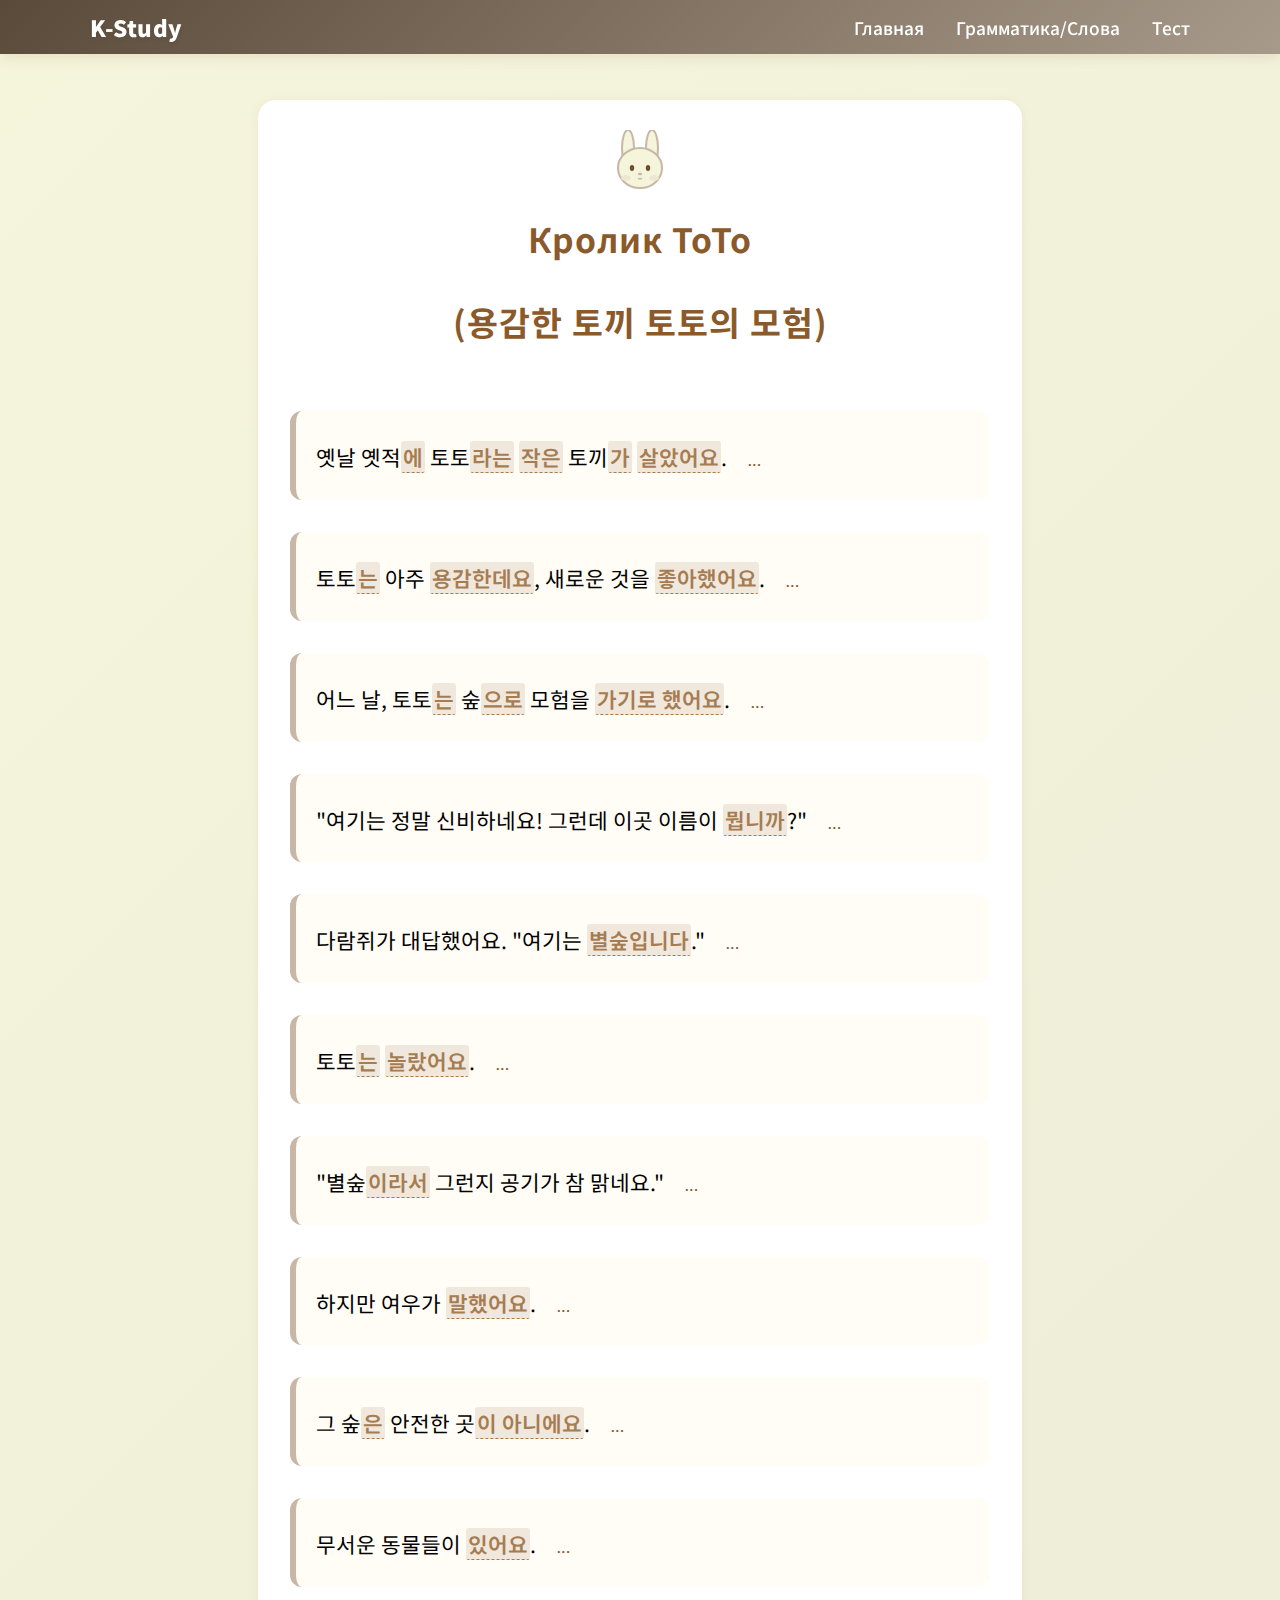
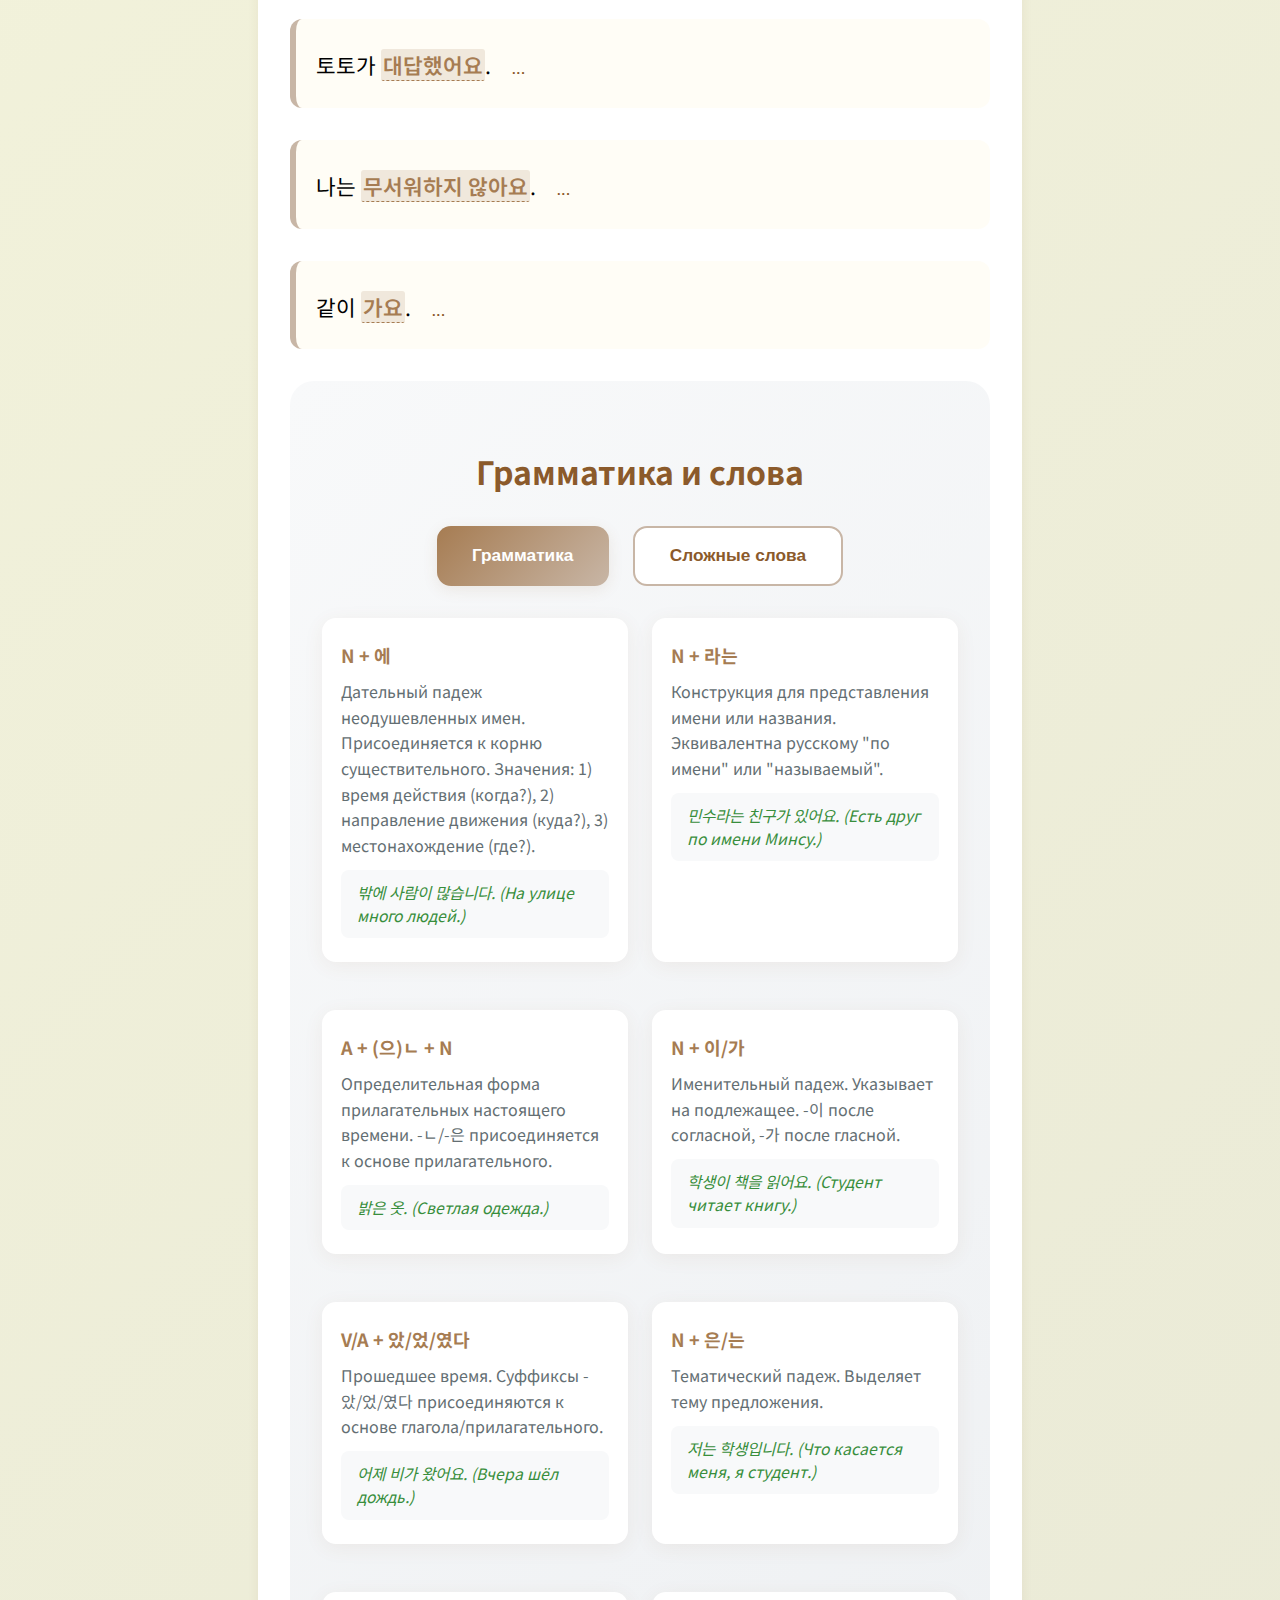
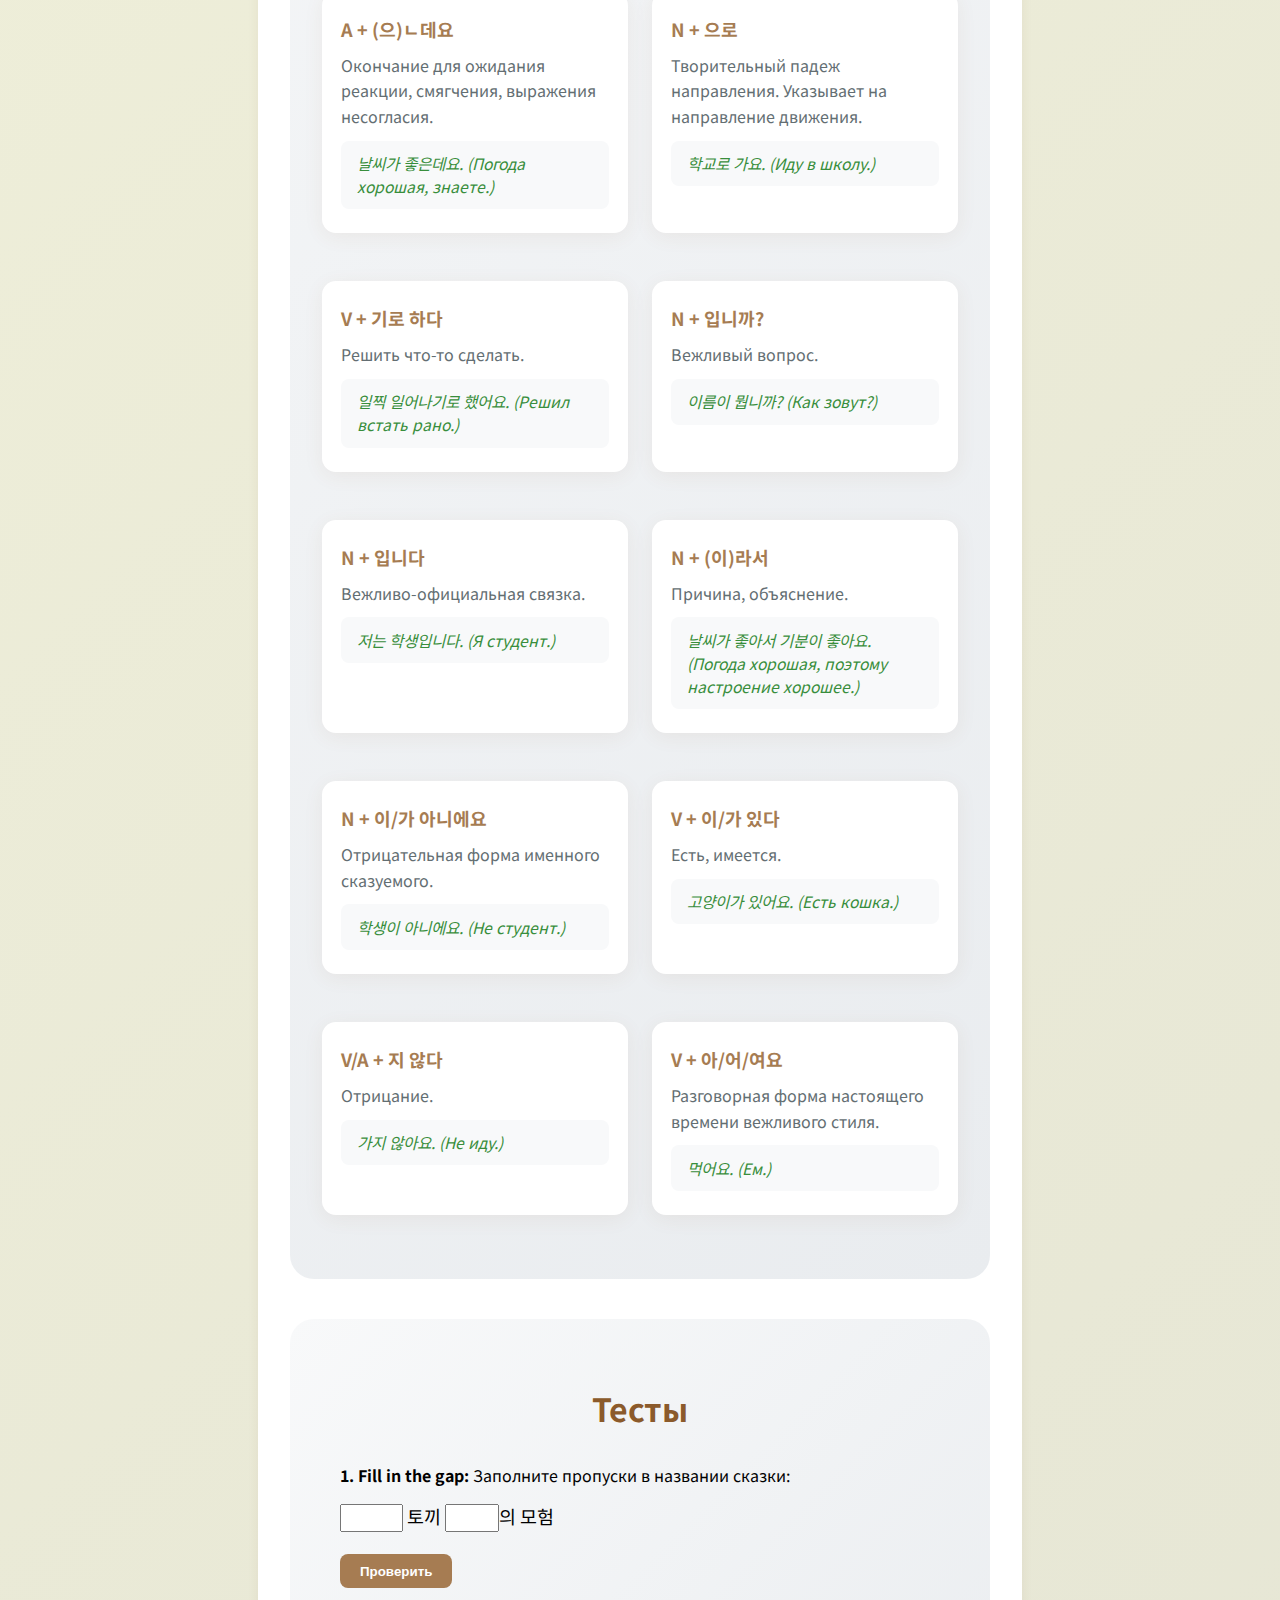
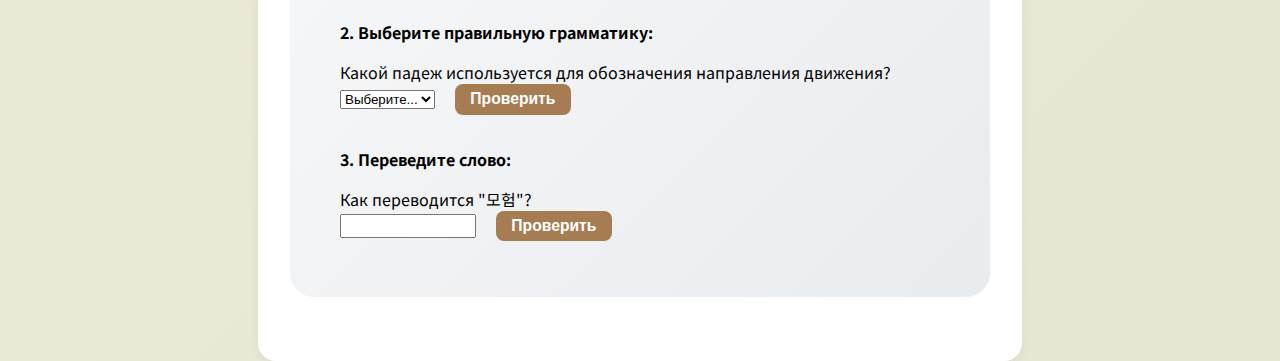
<file: rabbit.html>
<!DOCTYPE html>
<html lang="ru">

<head>
	<meta charset="UTF-8">
	<meta name="viewport" content="width=device-width, initial-scale=1.0">
	<title>K-Study: 용감한 토끼 토토의 모험</title>
	<link href="https://fonts.googleapis.com/css2?family=Noto+Sans+KR:wght@300;400;500;700&display=swap"
		rel="stylesheet">
	<style>
		body {
			background: linear-gradient(135deg, #f5f5dc 0%, #e6e6d5 100%);
			min-height: 100vh;
			margin: 0;
			padding: 0;
			font-family: 'Noto Sans KR', 'Segoe UI', Arial, sans-serif;
		}

		header {
			background: linear-gradient(135deg, #5a4a3a 0%, #a89a8a 100%);
			position: fixed;
			top: 0; left: 0; right: 0;
			z-index: 1000;
			transition: transform 0.3s ease;
			box-shadow: 0 4px 12px rgba(139, 90, 43, 0.12);
		}

		header.hidden {
			transform: translateY(-100%);
		}

		.navbar {
			display: flex;
			align-items: center;
			justify-content: space-between;
			max-width: 1100px;
			margin: 0 auto;
			padding: 0.7rem 2rem;
		}

		.logo span {
			color: #fff !important;
			text-shadow: 0 2px 4px rgba(0,0,0,0.08);
			font-weight: 900;
			font-size: 1.4rem;
			letter-spacing: 0.5px;
		}

		.nav-links {
			list-style: none;
			display: flex;
			gap: 2rem;
			margin: 0;
			padding: 0;
		}

		.nav-links a {
			color: #fff;
			text-decoration: none;
			font-weight: 500;
			font-size: 1.08rem;
			transition: color 0.2s;
		}

		.nav-links a:hover {
			color: #f5e6c8;
		}

		main {
			margin-top: 100px;
			max-width: 700px;
			margin-left: auto;
			margin-right: auto;
			background: #fff;
			border-radius: 18px;
			box-shadow: 0 2px 12px rgba(139, 90, 43, 0.08);
			padding: 2.5rem 2rem 2rem 2rem;
			position: relative;
		}

		.rabbit-header {
			display: flex;
			flex-direction: column;
			align-items: center;
			margin-bottom: 1.5rem;
		}

		.rabbit-header svg {
			margin-bottom: 10px;
		}

		h1 {
			color: #8b5a2b;
			text-align: center;
			font-size: 2.1rem;
			font-weight: 700;
			margin: 0 0 0.5rem 0;
			letter-spacing: 1px;
		}

		.story-block {
			background: rgba(255, 253, 245, 0.9);
			border-radius: 12px;
			border-left: 6px solid #c8b6a6;
			margin-bottom: 32px;
			padding: 24px 20px 20px 20px;
			position: relative;
			font-size: 1.18em;
			transition: box-shadow 0.3s;
		}

		.kor-tooltip {
			font-size: 1.13em;
			line-height: 2.1;
			word-break: keep-all;
		}

		.grammar-highlight {
			background-color: rgba(139, 90, 43, 0.13);
			border-bottom: 1px dashed #a67c52;
			color: #a67c52;
			font-weight: 600;
			cursor: pointer;
			padding: 0 2px;
			border-radius: 3px;
			transition: background 0.2s;
			position: relative;
		}

		.grammar-highlight:hover {
			background-color: rgba(139, 90, 43, 0.22);
		}

		.kor-tooltip-popup {
			position: absolute;
			background: #fff9e6;
			border-radius: 4px;
			padding: 5px 8px;
			box-shadow: 0 2px 8px rgba(139, 90, 43, 0.13);
			max-width: 160px;
			z-index: 1000;
			font-size: 0.82em;
			line-height: 1.4;
			color: #5a4a3a;
			border: 1px solid #e6d6b8;
			left: 50%;
			transform: translateX(-50%);
			top: 120%;
			display: none;
			pointer-events: none;
		}

		.grammar-highlight.active .kor-tooltip-popup,
		.grammar-highlight:focus .kor-tooltip-popup {
			display: block;
			pointer-events: auto;
		}

		.toggle-rus {
			background: none;
			border: none;
			color: #8b5a2b;
			cursor: pointer;
			font-size: 13px;
			margin-left: 8px;
			padding: 2px 8px;
			border-radius: 4px;
			transition: all 0.2s;
			font-weight: 600;
			letter-spacing: 1px;
		}

		.toggle-rus:hover {
			background: #f5e6c8;
			color: #5a4a3a;
		}

		.rus-sentence {
			display: none;
			margin-top: 18px;
			padding: 12px 16px;
			background: #f0e6d2;
			border-radius: 7px;
			color: #5a4a3a;
			font-style: italic;
			font-size: 1.08em;
			animation: fadeIn 0.5s;
			clear: both;
		}

		.rus-sentence.visible {
			display: block;
		}

		.grammar-section {
			background: linear-gradient(135deg, #f8f9fa 0%, #e9ecef 100%);
			padding: 2.5rem 2rem;
			border-radius: 24px;
			margin: 2rem 0;
		}

		.grammar-section h2 {
			text-align: center;
			color: #8b5a2b;
			font-size: 2rem;
			margin-bottom: 2rem;
			font-weight: 700;
		}

		.grammar-cards {
			display: flex;
			flex-wrap: wrap;
			gap: 1.5rem;
			justify-content: center;
		}

		.card {
			background: #fff;
			border-radius: 14px;
			padding: 1.5rem 1.2rem;
			margin-bottom: 1.5rem;
			box-shadow: 0 4px 20px rgba(139, 90, 43, 0.07);
			transition: transform 0.3s, box-shadow 0.3s;
			min-width: 220px;
			max-width: 320px;
			flex: 1 1 220px;
			cursor: pointer;
		}

		.card:hover {
			transform: translateY(-5px);
			box-shadow: 0 8px 25px rgba(139, 90, 43, 0.13);
		}

		.card-title {
			color: #a67c52;
			font-weight: 700;
			margin-bottom: 0.7rem;
			font-size: 1.13rem;
		}

		.card-desc {
			color: #636e72;
			margin-bottom: 0.7rem;
			line-height: 1.6;
		}

		.card-ex {
			color: #388e3c;
			font-style: italic;
			background: #f8f9fa;
			padding: 0.7rem 1rem;
			border-radius: 8px;
			font-size: 0.98em;
		}

		@media (max-width: 700px) {
			main { padding: 1.2rem 0.5rem; }
			.grammar-cards { flex-direction: column; gap: 1rem; }
			.card { min-width: 0; }
		}
	</style>
</head>

<body>
	<header>
		<nav class="navbar">
			<div class="logo">
				<span>K-Study</span>
			</div>
			<ul class="nav-links">
				<li><a href="index.html">Главная</a></li>
				<li><a href="#grammar-section">Грамматика/Слова</a></li>
				<li><a href="#quiz-section">Тест</a></li>
			</ul>
		</nav>
	</header>
	<main>
		<div class="rabbit-header">
			<svg id="rabbit-anim" width="64" height="64" viewBox="0 0 64 64" fill="none" xmlns="http://www.w3.org/2000/svg">
				<ellipse cx="20" cy="18" rx="6" ry="18" fill="#f5f5dc" stroke="#c8b6a6" stroke-width="2"/>
				<ellipse cx="44" cy="18" rx="6" ry="18" fill="#f5f5dc" stroke="#c8b6a6" stroke-width="2"/>
				<ellipse cx="32" cy="38" rx="22" ry="20" fill="#f5f5dc" stroke="#c8b6a6" stroke-width="2"/>
				<ellipse cx="18" cy="48" rx="5" ry="3" fill="#ede7d1"/>
				<ellipse cx="46" cy="48" rx="5" ry="3" fill="#ede7d1"/>
				<ellipse id="eye-left" cx="24" cy="38" rx="2.2" ry="3" fill="#6b4e2e"/>
				<ellipse id="eye-right" cx="40" cy="38" rx="2.2" ry="3" fill="#6b4e2e"/>
				<ellipse cx="32" cy="44" rx="2.2" ry="1.2" fill="#c8b6a6"/>
				<path d="M30 48 Q32 50 34 48" stroke="#c8b6a6" stroke-width="1.2" fill="none"/>
			</svg>
			<h1>Кролик ТоТо<p>(용감한 토끼 토토의 모험)</p></h1>
		</div>
		<div class="story-block">
			<span class="kor-tooltip">
				옛날 옛적<span class="grammar-highlight" tabindex="0" data-tooltip="N + 에. Дательный падеж неодушевленных имен образуется путем присоединения к корню окончания -에. Имеет значения: времени действия, направления движения, местонахождения предмета. Пример: 밖에 사람이 많습니다.">에<span class="kor-tooltip-popup"></span></span> 토토<span class="grammar-highlight" tabindex="0" data-tooltip="N + 라는. Представление имени или названия. Пример: 민수라는 친구가 있어요.">라는<span class="kor-tooltip-popup"></span></span> <span class="grammar-highlight" tabindex="0" data-tooltip="A + (으)ㄴ + N. Определительная форма прилагательных настоящего времени. Пример: 밝은 옷.">작은<span class="kor-tooltip-popup"></span></span> 토끼<span class="grammar-highlight" tabindex="0" data-tooltip="N + 이/가. Именительный падеж. Пример: 학생이 책을 읽어요.">가<span class="kor-tooltip-popup"></span></span> <span class="grammar-highlight" tabindex="0" data-tooltip="V/A + 았/었/였다. Прошедшее время. Пример: 어제 비가 왔어요.">살았어요<span class="kor-tooltip-popup"></span></span>.
			</span>
			<button class="toggle-rus">...</button>
			<div class="rus-sentence">Давным-давно жил-был маленький кролик по имени Тото.</div>
		</div>
		<div class="story-block">
			<span class="kor-tooltip">
				토토<span class="grammar-highlight" tabindex="0" data-tooltip="N + 은/는. Тема предложения. Пример: 저는 학생입니다.">는<span class="kor-tooltip-popup"></span></span> 아주 <span class="grammar-highlight" tabindex="0" data-tooltip="A + (으)ㄴ데요. Ожидание реакции, смягчение. Пример: 날씨가 좋은데요.">용감한데요<span class="kor-tooltip-popup"></span></span>, 새로운 것을 <span class="grammar-highlight" tabindex="0" data-tooltip="V + 았/었/였다. Прошедшее время.">좋아했어요<span class="kor-tooltip-popup"></span></span>.
			</span>
			<button class="toggle-rus">...</button>
			<div class="rus-sentence">Тото был очень смелым, ему нравилось всё новое.</div>
		</div>
		<div class="story-block">
			<span class="kor-tooltip">
				어느 날, 토토<span class="grammar-highlight" tabindex="0" data-tooltip="N + 은/는. Тема предложения.">는<span class="kor-tooltip-popup"></span></span> 숲<span class="grammar-highlight" tabindex="0" data-tooltip="N + 으로. Творительный падеж направления. Пример: 학교로 가요.">으로<span class="kor-tooltip-popup"></span></span> 모험을 <span class="grammar-highlight" tabindex="0" data-tooltip="V + 기로 하다. Решить что-то сделать. Пример: 일찍 일어나기로 했어요.">가기로 했어요<span class="kor-tooltip-popup"></span></span>.
			</span>
			<button class="toggle-rus">...</button>
			<div class="rus-sentence">Однажды Тото решил отправиться в лес на приключение.</div>
		</div>
		<div class="story-block">
			<span class="kor-tooltip">
				"여기는 정말 신비하네요! 그런데 이곳 이름이 <span class="grammar-highlight" tabindex="0" data-tooltip="N + 입니까?. Вежливый вопрос. Пример: 이름이 뭐예요?">뭡니까<span class="kor-tooltip-popup"></span></span>?"
			</span>
			<button class="toggle-rus">...</button>
			<div class="rus-sentence">"Здесь действительно удивительно! А как называется это место?"</div>
		</div>
		<div class="story-block">
			<span class="kor-tooltip">
				다람쥐가 대답했어요. "여기는 <span class="grammar-highlight" tabindex="0" data-tooltip="N + 입니다. Вежливо-официальная связка. Пример: 저는 학생입니다.">별숲입니다<span class="kor-tooltip-popup"></span></span>."
			</span>
			<button class="toggle-rus">...</button>
			<div class="rus-sentence">Белка ответила: "Это — Лес звёзд."</div>
		</div>
		<div class="story-block">
			<span class="kor-tooltip">
				토토<span class="grammar-highlight" tabindex="0" data-tooltip="N + 은/는. Тема предложения.">는<span class="kor-tooltip-popup"></span></span> <span class="grammar-highlight" tabindex="0" data-tooltip="V + 았/었/였다. Прошедшее время.">놀랐어요<span class="kor-tooltip-popup"></span></span>.
			</span>
			<button class="toggle-rus">...</button>
			<div class="rus-sentence">Тото удивился.</div>
		</div>
		<div class="story-block">
			<span class="kor-tooltip">
				"별숲<span class="grammar-highlight" tabindex="0" data-tooltip="N + (이)라서. Причина. Пример: 날씨가 좋아서 기분이 좋아요.">이라서<span class="kor-tooltip-popup"></span></span> 그런지 공기가 참 맑네요."
			</span>
			<button class="toggle-rus">...</button>
			<div class="rus-sentence">Похоже, из‑за того, что это «Лес звёзд», воздух действительно чист.</div>
		</div>
		<div class="story-block">
			<span class="kor-tooltip">
				하지만 여우가 <span class="grammar-highlight" tabindex="0" data-tooltip="V + 았/었/였다. Прошедшее время.">말했어요<span class="kor-tooltip-popup"></span></span>.
			</span>
			<button class="toggle-rus">...</button>
			<div class="rus-sentence">Но лиса сказала.</div>
		</div>
		<div class="story-block">
			<span class="kor-tooltip">
				그 숲<span class="grammar-highlight" tabindex="0" data-tooltip="N + 은/는. Тема предложения.">은<span class="kor-tooltip-popup"></span></span> 안전한 곳<span class="grammar-highlight" tabindex="0" data-tooltip="N + 이/가 아니에요. Отрицательная форма именного сказуемого. Пример: 학생이 아니에요.">이 아니에요<span class="kor-tooltip-popup"></span></span>.
			</span>
			<button class="toggle-rus">...</button>
			<div class="rus-sentence">Этот лес — не безопасное место.</div>
		</div>
		<div class="story-block">
			<span class="kor-tooltip">
				무서운 동물들이 <span class="grammar-highlight" tabindex="0" data-tooltip="V + 이/가 있다. Есть, имеется.">있어요<span class="kor-tooltip-popup"></span></span>.
			</span>
			<button class="toggle-rus">...</button>
			<div class="rus-sentence">Есть страшные животные.</div>
		</div>
		<div class="story-block">
			<span class="kor-tooltip">
				토토가 <span class="grammar-highlight" tabindex="0" data-tooltip="V + 았/었/였다. Прошедшее время.">대답했어요<span class="kor-tooltip-popup"></span></span>.
			</span>
			<button class="toggle-rus">...</button>
			<div class="rus-sentence">Тото ответил.</div>
		</div>
		<div class="story-block">
			<span class="kor-tooltip">
				나는 <span class="grammar-highlight" tabindex="0" data-tooltip="V/A + 지 않다. Отрицание. Пример: 가지 않아요.">무서워하지 않아요<span class="kor-tooltip-popup"></span></span>.
			</span>
			<button class="toggle-rus">...</button>
			<div class="rus-sentence">Я не боюсь.</div>
		</div>
		<div class="story-block">
			<span class="kor-tooltip">
				같이 <span class="grammar-highlight" tabindex="0" data-tooltip="V + 아/어/여요. Разговорная форма настоящего времени вежливого стиля.">가요<span class="kor-tooltip-popup"></span></span>.
			</span>
			<button class="toggle-rus">...</button>
			<div class="rus-sentence">Пойдём вместе.</div>
		</div>
		<section class="grammar-section" id="grammar-section">
			<h2>Грамматика и слова</h2>
			<div class="tabs" style="display: flex; justify-content: center; gap: 1.5rem; margin-bottom: 2rem;">
				<button class="tab active" data-tab="grammar"
					style="background: linear-gradient(135deg, #a67c52 0%, #c8b6a6 100%); color: white; border: none; padding: 1.1rem 2.2rem; border-radius: 14px; cursor: pointer; font-weight: 600; transition: all 0.3s ease; box-shadow: 0 4px 15px rgba(139, 90, 43, 0.10); font-size: 1.08rem;">Грамматика</button>
				<button class="tab" data-tab="words"
					style="background: white; color: #8b5a2b; border: 2px solid #c8b6a6; padding: 1.1rem 2.2rem; border-radius: 14px; cursor: pointer; font-weight: 600; transition: all 0.3s ease; font-size: 1.08rem;">Сложные слова</button>
			</div>
			<div class="tabs-content" style="max-width: 800px; margin: 0 auto;">
				<div class="tab-panel" id="tab-grammar" style="display:block;">
					<div class="grammar-cards">
						<div class="card" data-grammar="N + 에"><div class="card-title">N + 에</div><div class="card-desc">Дательный падеж неодушевленных имен. Присоединяется к корню существительного. Значения: 1) время действия (когда?), 2) направление движения (куда?), 3) местонахождение (где?).</div><div class="card-ex">밖에 사람이 많습니다. (На улице много людей.)</div></div>
						<div class="card" data-grammar="N + 라는"><div class="card-title">N + 라는</div><div class="card-desc">Конструкция для представления имени или названия. Эквивалентна русскому "по имени" или "называемый".</div><div class="card-ex">민수라는 친구가 있어요. (Есть друг по имени Минсу.)</div></div>
						<div class="card" data-grammar="A + (으)ㄴ + N"><div class="card-title">A + (으)ㄴ + N</div><div class="card-desc">Определительная форма прилагательных настоящего времени. -ㄴ/-은 присоединяется к основе прилагательного.</div><div class="card-ex">밝은 옷. (Светлая одежда.)</div></div>
						<div class="card" data-grammar="N + 이/가"><div class="card-title">N + 이/가</div><div class="card-desc">Именительный падеж. Указывает на подлежащее. -이 после согласной, -가 после гласной.</div><div class="card-ex">학생이 책을 읽어요. (Студент читает книгу.)</div></div>
						<div class="card" data-grammar="V/A + 았/었/였다"><div class="card-title">V/A + 았/었/였다</div><div class="card-desc">Прошедшее время. Суффиксы -았/었/였다 присоединяются к основе глагола/прилагательного.</div><div class="card-ex">어제 비가 왔어요. (Вчера шёл дождь.)</div></div>
						<div class="card" data-grammar="N + 은/는"><div class="card-title">N + 은/는</div><div class="card-desc">Тематический падеж. Выделяет тему предложения.</div><div class="card-ex">저는 학생입니다. (Что касается меня, я студент.)</div></div>
						<div class="card" data-grammar="A + (으)ㄴ데요"><div class="card-title">A + (으)ㄴ데요</div><div class="card-desc">Окончание для ожидания реакции, смягчения, выражения несогласия.</div><div class="card-ex">날씨가 좋은데요. (Погода хорошая, знаете.)</div></div>
						<div class="card" data-grammar="N + 으로"><div class="card-title">N + 으로</div><div class="card-desc">Творительный падеж направления. Указывает на направление движения.</div><div class="card-ex">학교로 가요. (Иду в школу.)</div></div>
						<div class="card" data-grammar="V + 기로 하다"><div class="card-title">V + 기로 하다</div><div class="card-desc">Решить что-то сделать.</div><div class="card-ex">일찍 일어나기로 했어요. (Решил встать рано.)</div></div>
						<div class="card" data-grammar="N + 입니까?"><div class="card-title">N + 입니까?</div><div class="card-desc">Вежливый вопрос.</div><div class="card-ex">이름이 뭡니까? (Как зовут?)</div></div>
						<div class="card" data-grammar="N + 입니다"><div class="card-title">N + 입니다</div><div class="card-desc">Вежливо-официальная связка.</div><div class="card-ex">저는 학생입니다. (Я студент.)</div></div>
						<div class="card" data-grammar="N + (이)라서"><div class="card-title">N + (이)라서</div><div class="card-desc">Причина, объяснение.</div><div class="card-ex">날씨가 좋아서 기분이 좋아요. (Погода хорошая, поэтому настроение хорошее.)</div></div>
						<div class="card" data-grammar="N + 이/가 아니에요"><div class="card-title">N + 이/가 아니에요</div><div class="card-desc">Отрицательная форма именного сказуемого.</div><div class="card-ex">학생이 아니에요. (Не студент.)</div></div>
						<div class="card" data-grammar="V + 이/가 있다"><div class="card-title">V + 이/가 있다</div><div class="card-desc">Есть, имеется.</div><div class="card-ex">고양이가 있어요. (Есть кошка.)</div></div>
						<div class="card" data-grammar="V/A + 지 않다"><div class="card-title">V/A + 지 않다</div><div class="card-desc">Отрицание.</div><div class="card-ex">가지 않아요. (Не иду.)</div></div>
						<div class="card" data-grammar="V + 아/어/여요"><div class="card-title">V + 아/어/여요</div><div class="card-desc">Разговорная форма настоящего времени вежливого стиля.</div><div class="card-ex">먹어요. (Ем.)</div></div>
					</div>
				</div>
				<div class="tab-panel" id="tab-words" style="display:none;">
					<div class="grammar-cards">
						<div class="card"><div class="card-title">옛날 옛적</div><div class="card-desc">Давным-давно, в стародавние времена.</div><div class="card-ex">옛날 옛적에 — давным-давно</div></div>
						<div class="card"><div class="card-title">토끼</div><div class="card-desc">Кролик.</div><div class="card-ex">작은 토끼 — маленький кролик</div></div>
						<div class="card"><div class="card-title">살다</div><div class="card-desc">Жить.</div><div class="card-ex">살았어요 — жил</div></div>
						<div class="card"><div class="card-title">이름</div><div class="card-desc">Имя, название.</div><div class="card-ex">이름이 뭐예요? — Как тебя зовут?</div></div>
						<div class="card"><div class="card-title">모험</div><div class="card-desc">Приключение.</div><div class="card-ex">모험을 가다 — отправиться в приключение</div></div>
						<div class="card"><div class="card-title">숲</div><div class="card-desc">Лес.</div><div class="card-ex">숲으로 — в лес</div></div>
						<div class="card"><div class="card-title">별숲</div><div class="card-desc">Лес звёзд (фантазийное название).</div><div class="card-ex">여기는 별숲입니다. — Это Лес звёзд.</div></div>
						<div class="card"><div class="card-title">무서운</div><div class="card-desc">Страшный.</div><div class="card-ex">무서운 동물 — страшное животное</div></div>
						<div class="card"><div class="card-title">동물</div><div class="card-desc">Животное.</div><div class="card-ex">동물들이 있어요 — есть животные</div></div>
						<div class="card"><div class="card-title">공기</div><div class="card-desc">Воздух.</div><div class="card-ex">공기가 맑아요 — воздух чистый</div></div>
					</div>
				</div>
			</div>
		</section>
		<section class="grammar-section" id="quiz-section" style="margin-top: 2.5rem;">
			<h2>Тесты</h2>
			<div style="max-width: 600px; margin: 0 auto;">
				<p><b>1. Fill in the gap:</b> Заполните пропуски в названии сказки:</p>
				<div style="font-size: 1.15em; margin-bottom: 1.2em;">
					<input type="text" id="gap1" maxlength="3" style="width: 3em; text-align: center; font-size: 1em;"> 토끼 <input type="text" id="gap2" maxlength="2" style="width: 2.5em; text-align: center; font-size: 1em;">의 모험
				</div>
				<button id="check-gap" style="background: #a67c52; color: white; border: none; padding: 0.7em 1.5em; border-radius: 8px; font-weight: 600; cursor: pointer;">Проверить</button>
				<div id="gap-result" style="margin-top: 1em; font-weight: 600;"></div>

				<p style="margin-top:2em;"><b>2. Выберите правильную грамматику:</b></p>
				<div style="margin-bottom:1em;">
					<span>Какой падеж используется для обозначения направления движения?</span><br>
					<select id="mc-grammar">
						<option value="">Выберите...</option>
						<option value="N + 에">N + 에</option>
						<option value="N + 으로">N + 으로</option>
						<option value="N + 이/가">N + 이/가</option>
					</select>
					<button id="check-mc-grammar" style="margin-left:1em; background: #a67c52; color: white; border: none; padding: 0.4em 1em; border-radius: 8px; font-weight: 600; cursor: pointer; font-size:0.98em;">Проверить</button>
					<div id="mc-grammar-result" style="margin-top:0.5em; font-weight:600;"></div>
				</div>

				<p style="margin-top:2em;"><b>3. Переведите слово:</b></p>
				<div style="margin-bottom:1em;">
					<span>Как переводится "모험"?</span><br>
					<input type="text" id="word-translate" style="width: 8em; text-align: center; font-size: 1em;">
					<button id="check-word-translate" style="margin-left:1em; background: #a67c52; color: white; border: none; padding: 0.4em 1em; border-radius: 8px; font-weight: 600; cursor: pointer; font-size:0.98em;">Проверить</button>
					<div id="word-translate-result" style="margin-top:0.5em; font-weight:600;"></div>
				</div>
			</div>
		</section>
	</main>
	<script>
		(function() {
			const rabbit = document.getElementById('rabbit-anim');
			if (!rabbit) return;
			const eyeL = rabbit.getElementById('eye-left');
			const eyeR = rabbit.getElementById('eye-right');
			let blinkTimeout;
			function blink() {
				eyeL.setAttribute('ry', '0.5');
				eyeR.setAttribute('ry', '0.5');
				setTimeout(() => {
					eyeL.setAttribute('ry', '3');
					eyeR.setAttribute('ry', '3');
					blinkTimeout = setTimeout(blink, 1800 + Math.random() * 1200);
				}, 120);
			}
			blinkTimeout = setTimeout(blink, 1200);
			rabbit.style.transition = 'transform 0.5s cubic-bezier(.5,-0.5,.5,1.5)';
			let up = false;
			setInterval(() => {
				rabbit.style.transform = up ? 'translateY(0)' : 'translateY(-10px)';
				up = !up;
			}, 1800);
		})();

		document.querySelectorAll('.grammar-highlight').forEach(function(el) {
			const popup = el.querySelector('.kor-tooltip-popup');
			el.addEventListener('mouseenter', function() {
				popup.textContent = el.getAttribute('data-tooltip');
				popup.style.display = 'block';
			});
			el.addEventListener('mouseleave', function() {
				popup.style.display = 'none';
			});
			el.addEventListener('focus', function() {
				popup.textContent = el.getAttribute('data-tooltip');
				popup.style.display = 'block';
			});
			el.addEventListener('blur', function() {
				popup.style.display = 'none';
			});
		});

		document.querySelectorAll('.story-block').forEach(function(block) {
			const rusText = block.querySelector('.rus-sentence');
			const toggleBtn = block.querySelector('.toggle-rus');
			toggleBtn.addEventListener('click', function () {
				rusText.classList.toggle('visible');
				if (rusText.classList.contains('visible')) {
					toggleBtn.textContent = '▲';
				} else {
					toggleBtn.textContent = '...';
				}
			});
		});

		document.querySelectorAll('.card').forEach(card => {
			card.addEventListener('click', function () {
				const grammar = card.querySelector('.card-title').textContent.trim();
				const el = Array.from(document.querySelectorAll('.grammar-highlight')).find(e =>
					(e.getAttribute('data-tooltip') || '').startsWith(grammar)
				);
				if (el) {
					el.scrollIntoView({ behavior: 'smooth', block: 'center' });
					el.style.backgroundColor = 'rgba(139, 90, 43, 0.25)';
					setTimeout(() => {
						el.style.backgroundColor = '';
					}, 1500);
				}
			});
		});

		let lastScrollTop = 0;
		const header = document.querySelector('header');
		const scrollThreshold = 100;
		window.addEventListener('scroll', () => {
			const scrollTop = window.pageYOffset || document.documentElement.scrollTop;
			if (scrollTop > lastScrollTop && scrollTop > scrollThreshold) {
				header.classList.add('hidden');
			} else {
				header.classList.remove('hidden');
			}
			lastScrollTop = scrollTop;
		});

		document.querySelectorAll('.tab').forEach(function (tab) {
			tab.addEventListener('click', function () {
				document.querySelectorAll('.tab').forEach(t => {
					t.classList.remove('active');
					t.style.background = 'white';
					t.style.color = '#8b5a2b';
					t.style.border = '2px solid #c8b6a6';
					t.style.boxShadow = 'none';
				});
				tab.classList.add('active');
				tab.style.background = 'linear-gradient(135deg, #a67c52 0%, #c8b6a6 100%)';
				tab.style.color = 'white';
				tab.style.border = 'none';
				tab.style.boxShadow = '0 4px 15px rgba(139, 90, 43, 0.10)';
				document.querySelectorAll('.tab-panel').forEach(panel => {
					panel.style.display = 'none';
				});
				document.getElementById('tab-' + tab.dataset.tab).style.display = 'block';
			});
		});

		const checkBtn = document.getElementById('check-gap');
		if (checkBtn) {
			checkBtn.addEventListener('click', function() {
				const gap1 = document.getElementById('gap1').value.trim();
				const gap2 = document.getElementById('gap2').value.trim();
				const result = document.getElementById('gap-result');
				if (gap1 === '용감한' && gap2 === '토토') {
					result.textContent = 'Верно!';
					result.style.color = '#388e3c';
				} else {
					result.textContent = 'Попробуйте ещё раз!';
					result.style.color = '#b71c1c';
				}
			});
		}

		const checkMC = document.getElementById('check-mc-grammar');
		if (checkMC) {
			checkMC.addEventListener('click', function() {
				const val = document.getElementById('mc-grammar').value;
				const result = document.getElementById('mc-grammar-result');
				if (val === 'N + 으로') {
					result.textContent = 'Верно!';
					result.style.color = '#388e3c';
				} else {
					result.textContent = 'Неправильно. Подумайте ещё!';
					result.style.color = '#b71c1c';
				}
			});
		}

		const checkWord = document.getElementById('check-word-translate');
		if (checkWord) {
			checkWord.addEventListener('click', function() {
				const val = document.getElementById('word-translate').value.trim();
				const result = document.getElementById('word-translate-result');
				if (val === 'приключение' || val === 'Приключение') {
					result.textContent = 'Верно!';
					result.style.color = '#388e3c';
				} else {
					result.textContent = 'Неправильно. Попробуйте ещё раз!';
					result.style.color = '#b71c1c';
				}
			});
		}
	</script>
</body>

</html>
</file>
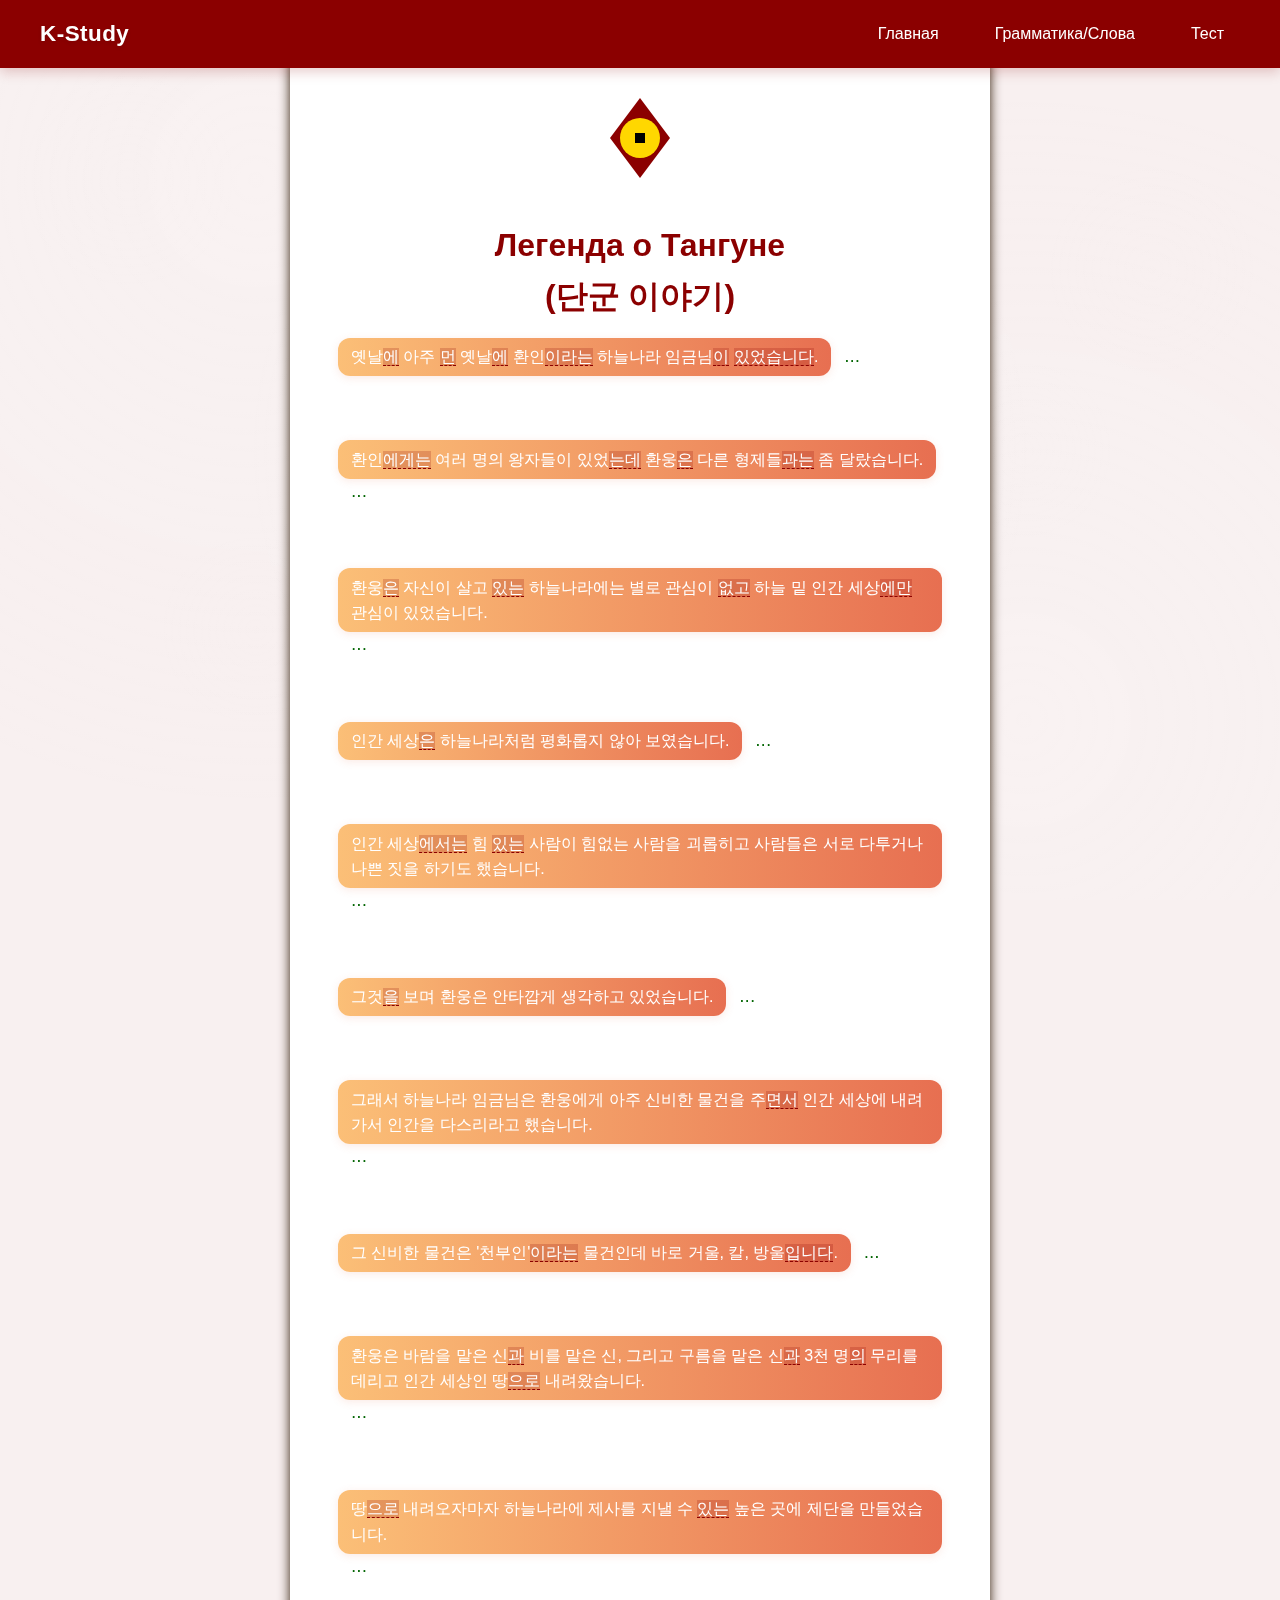
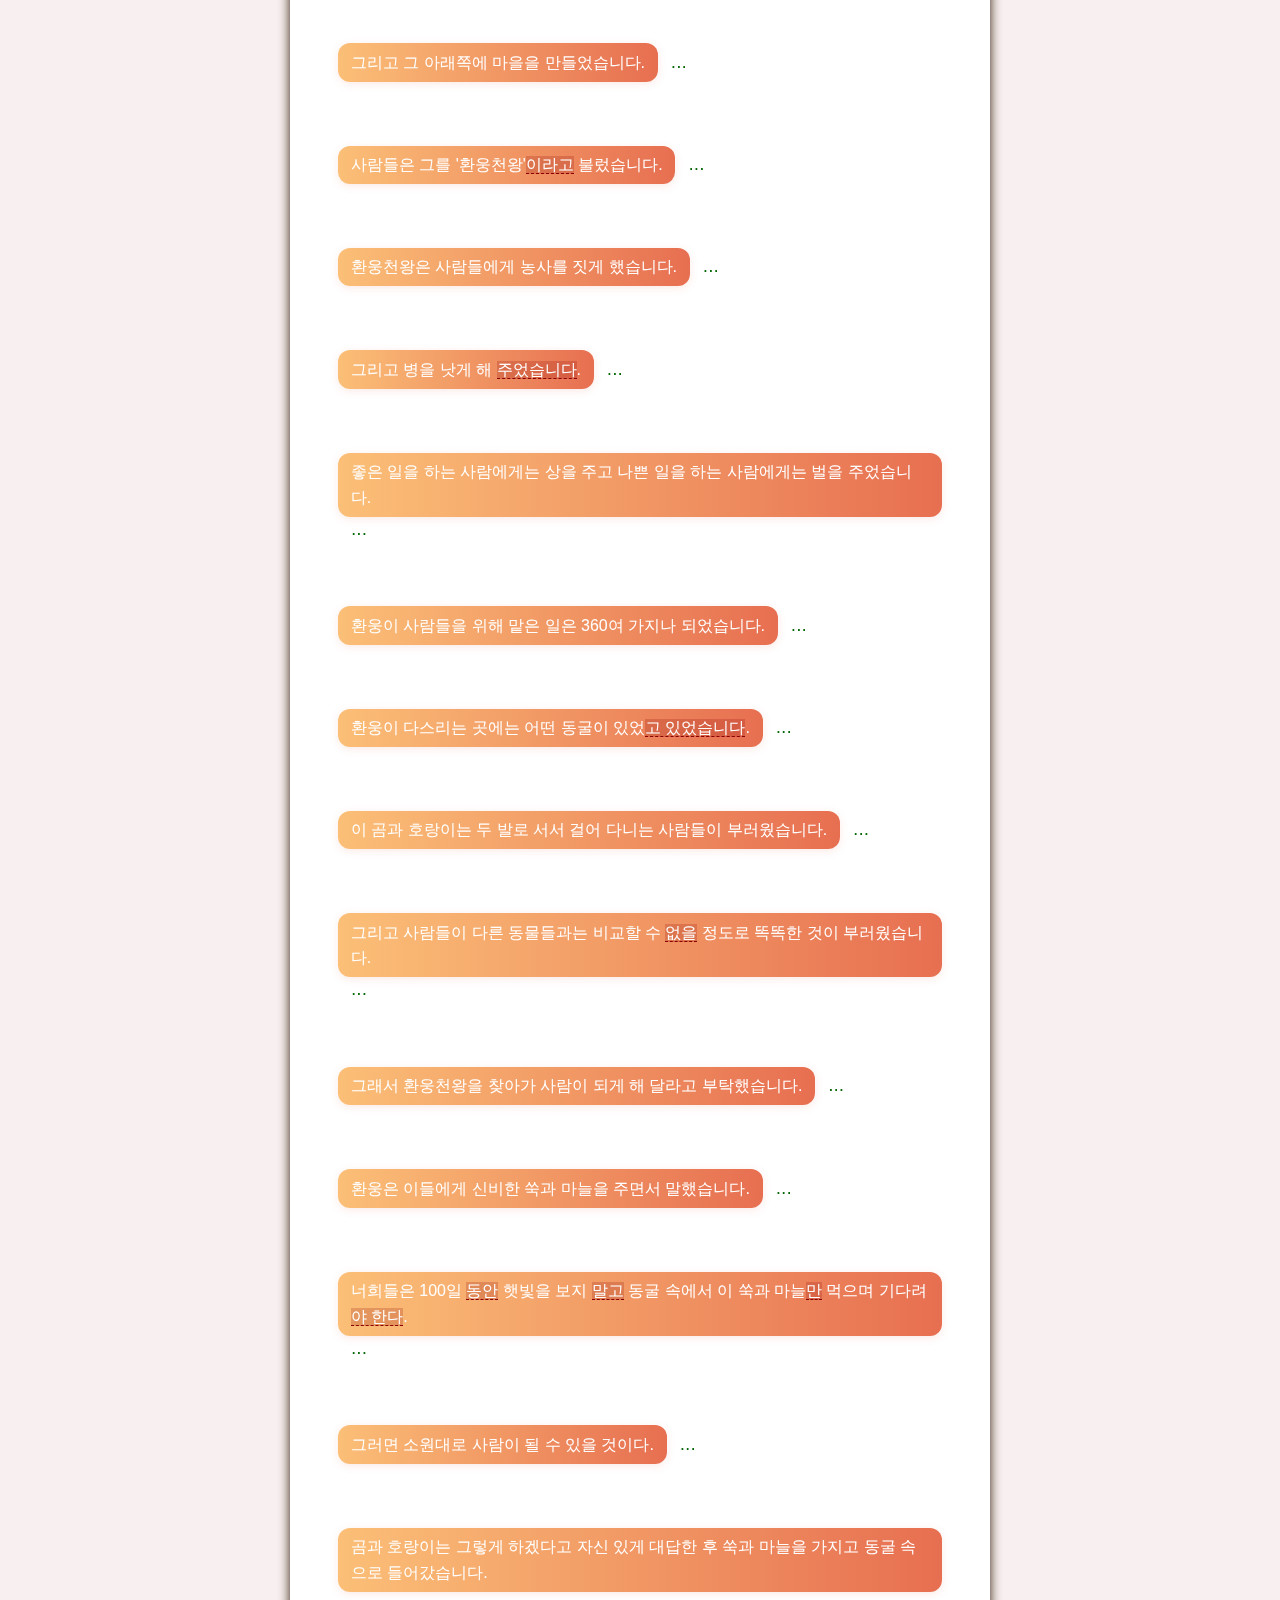
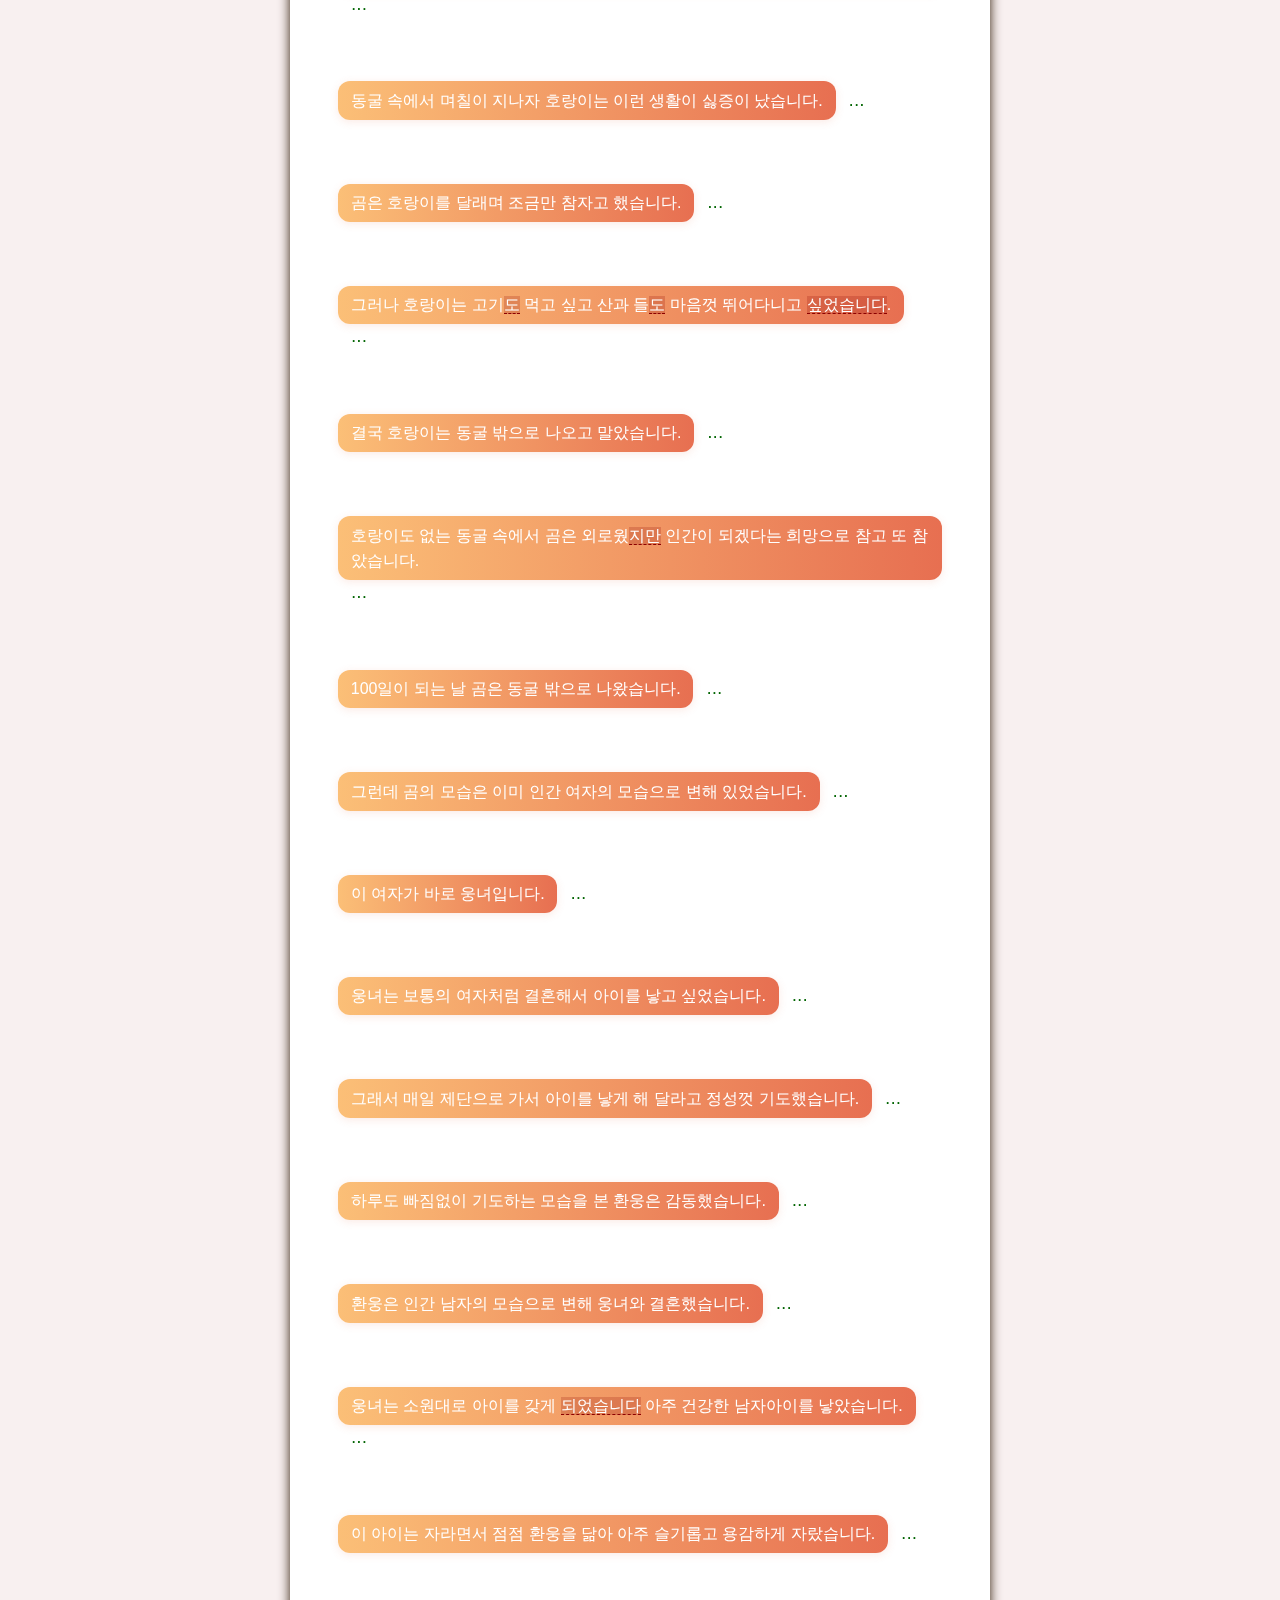
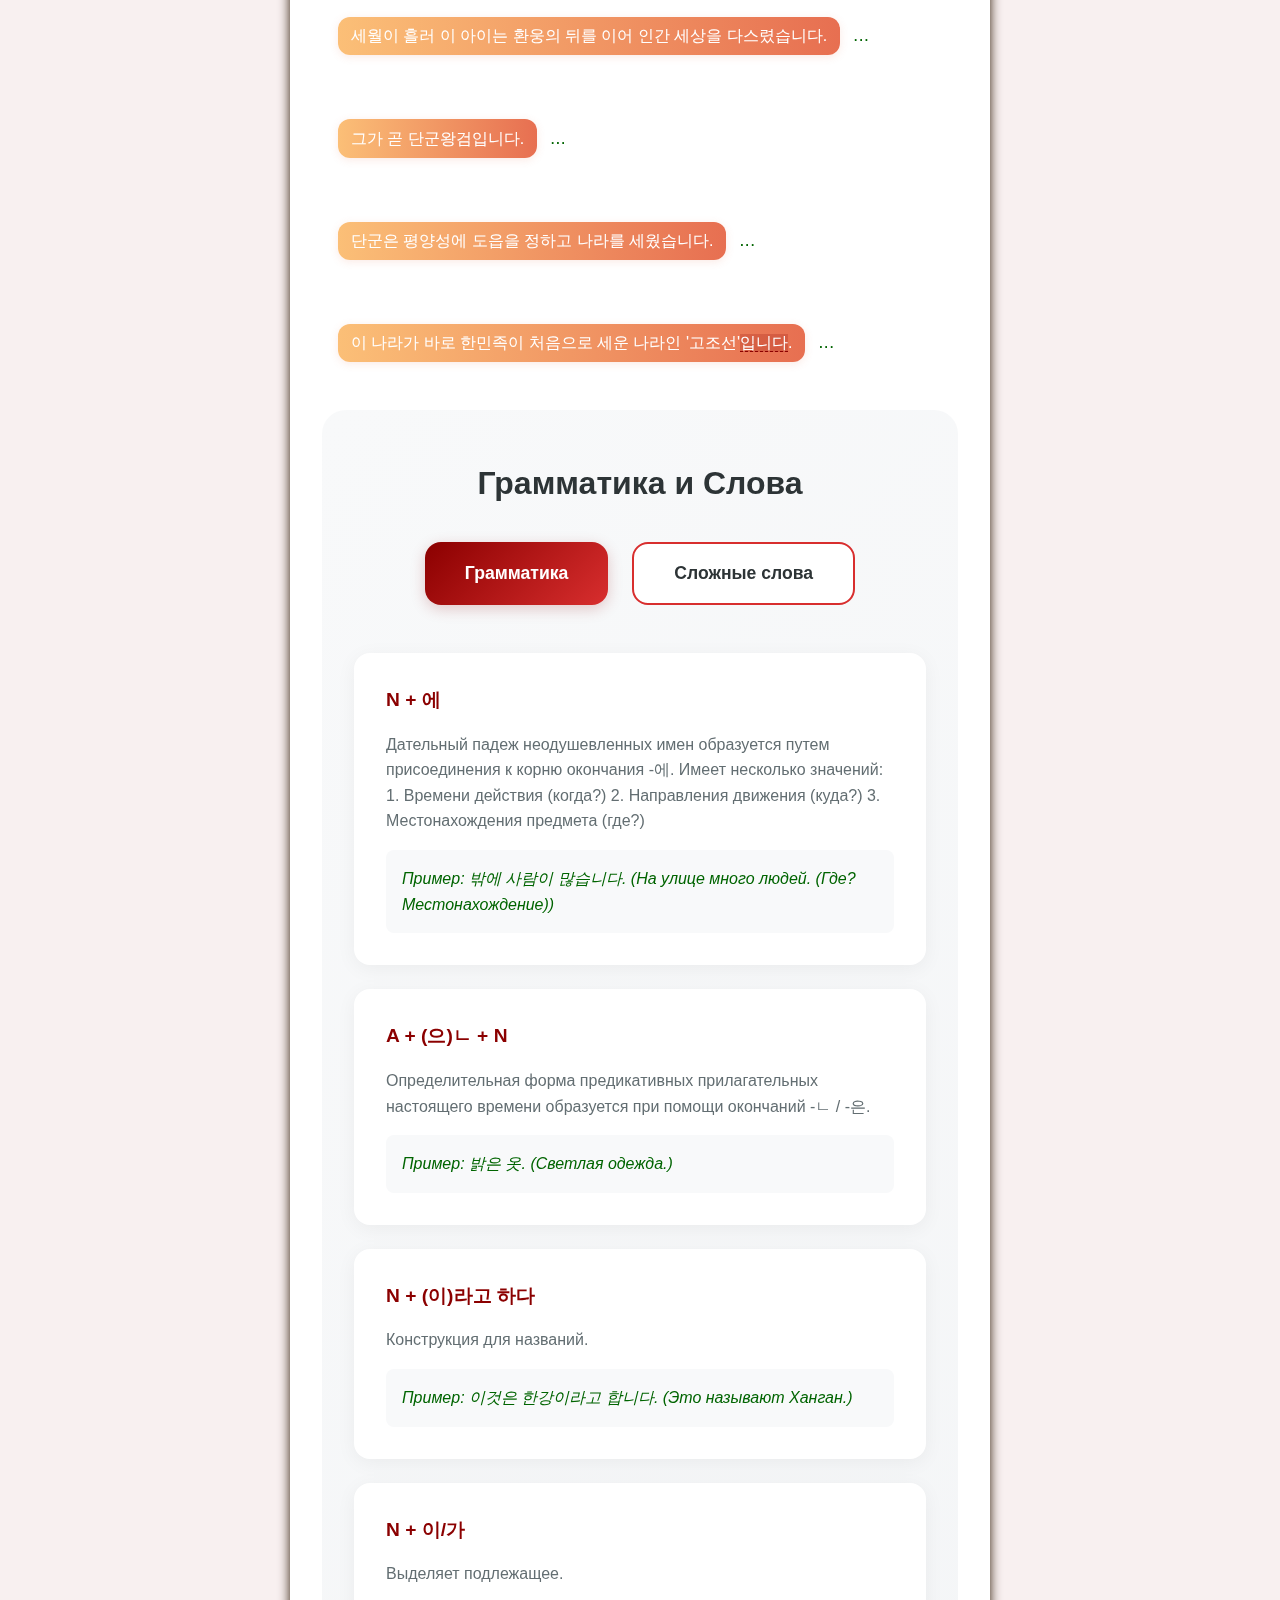
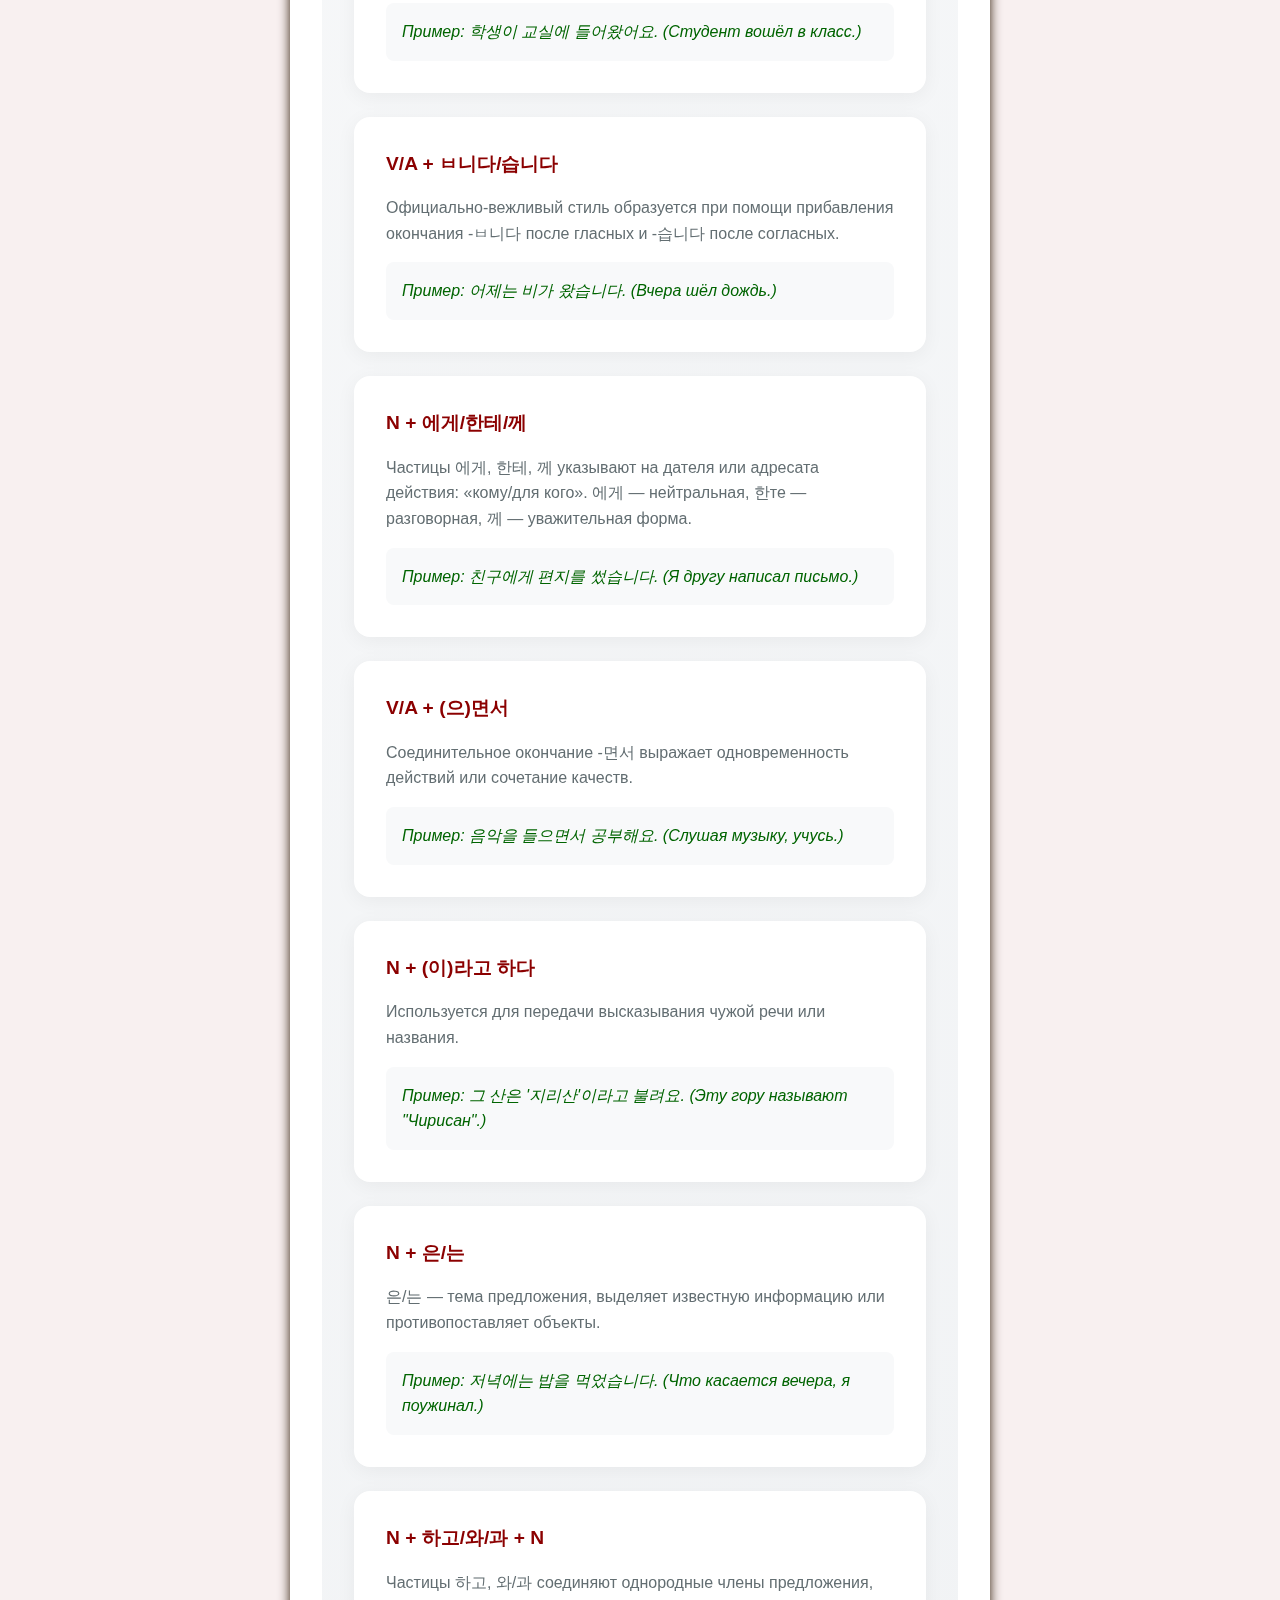
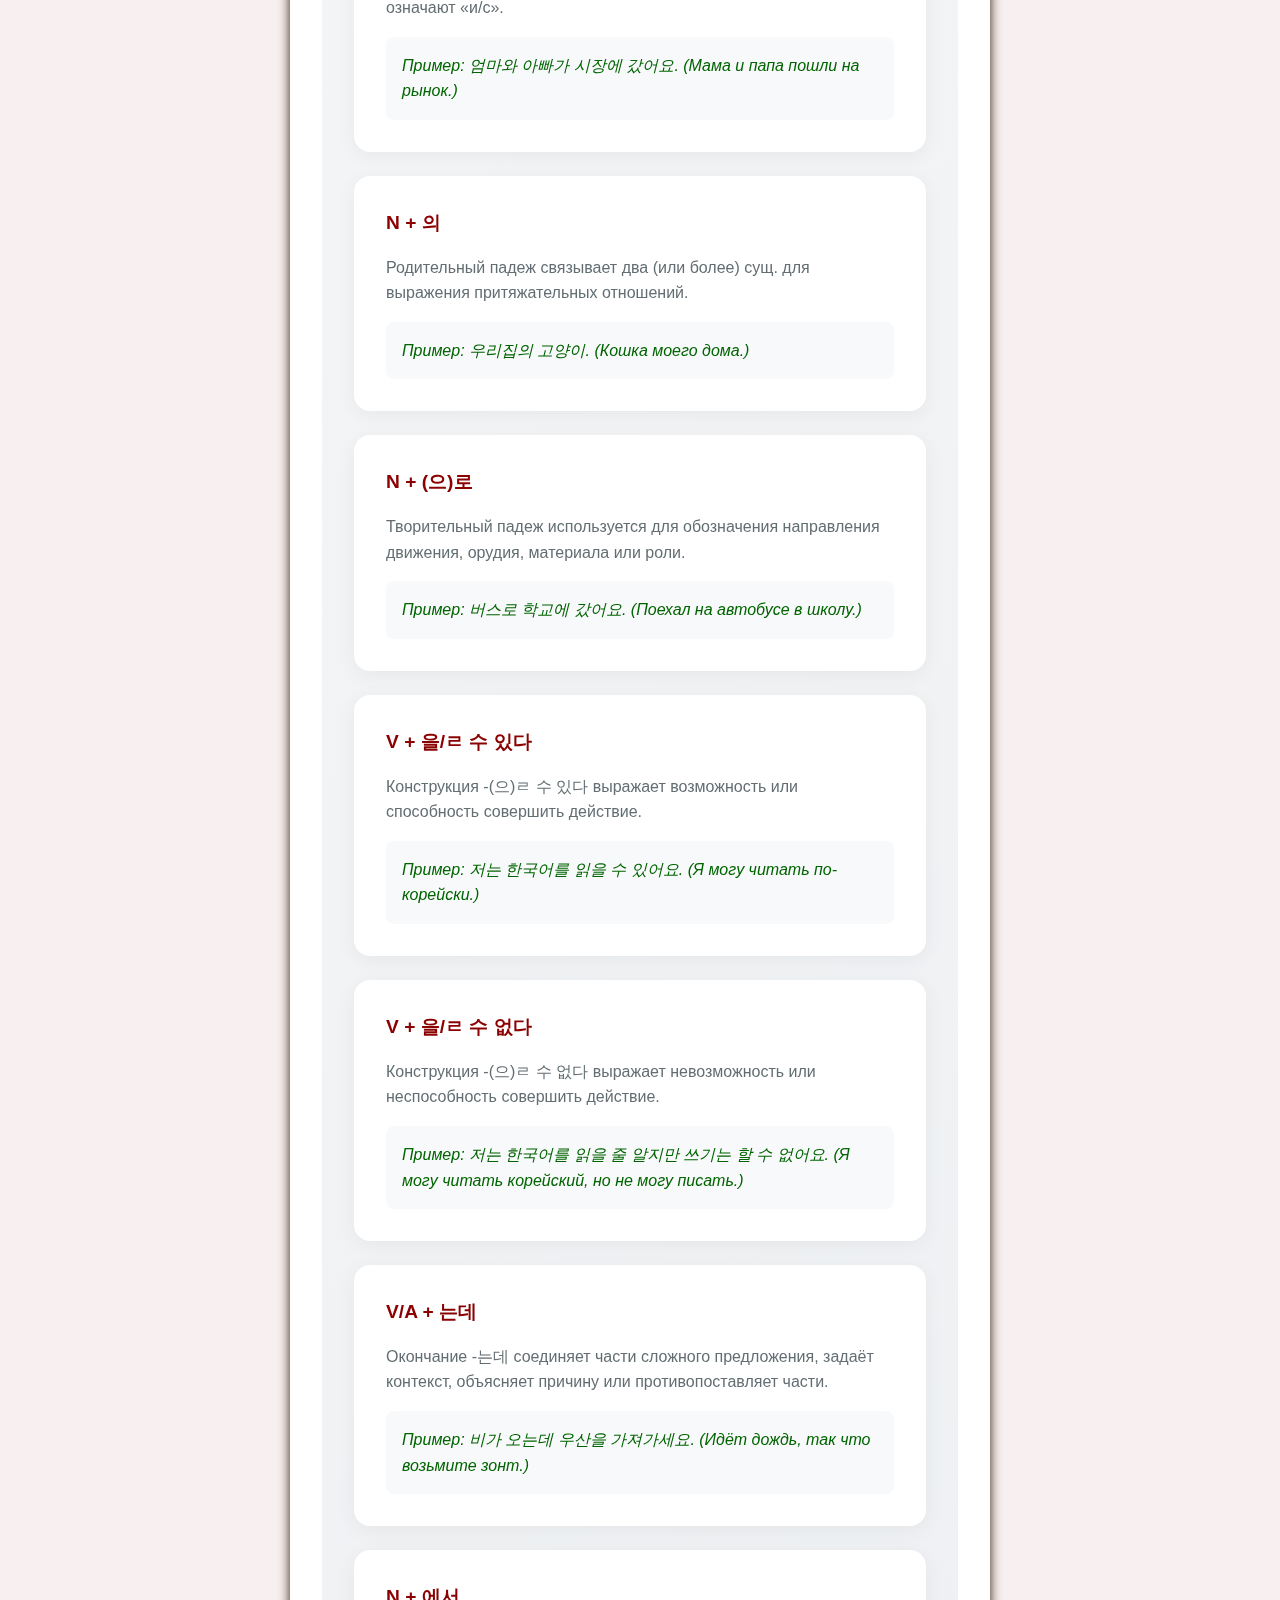
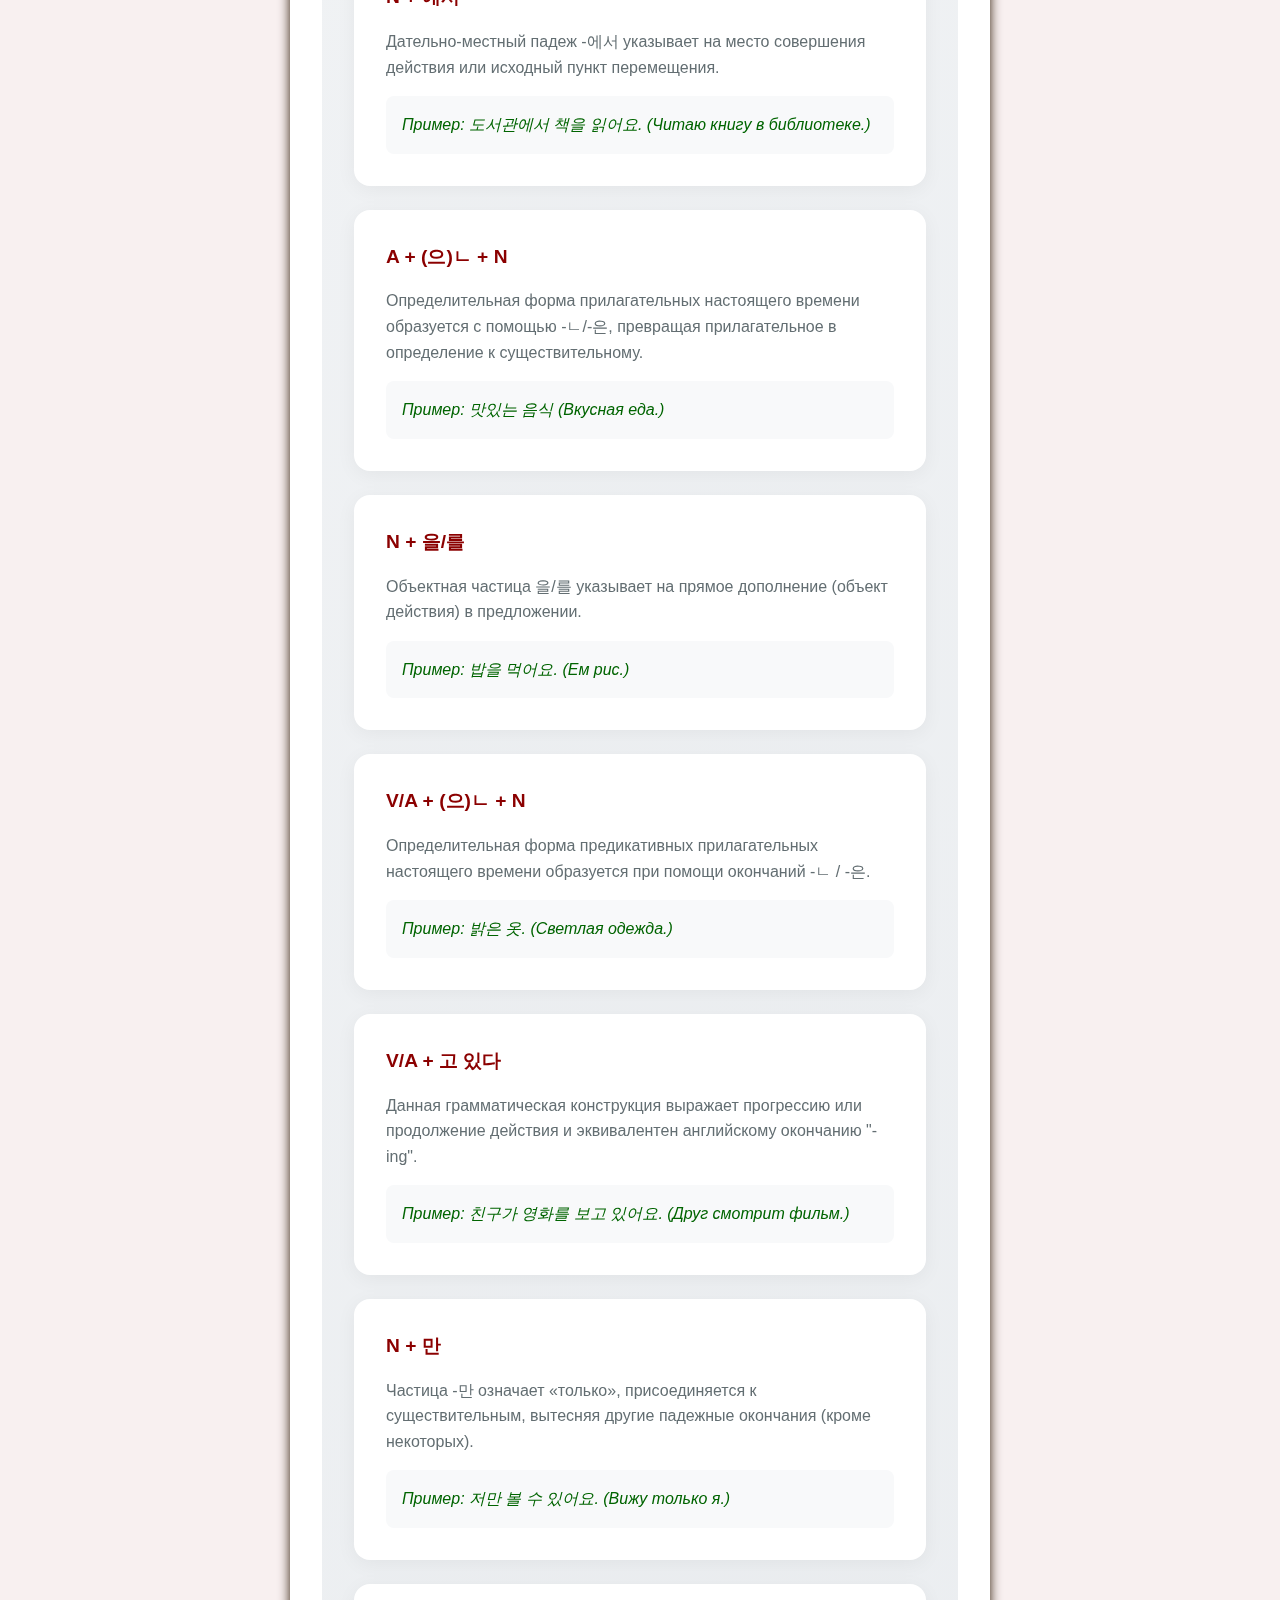
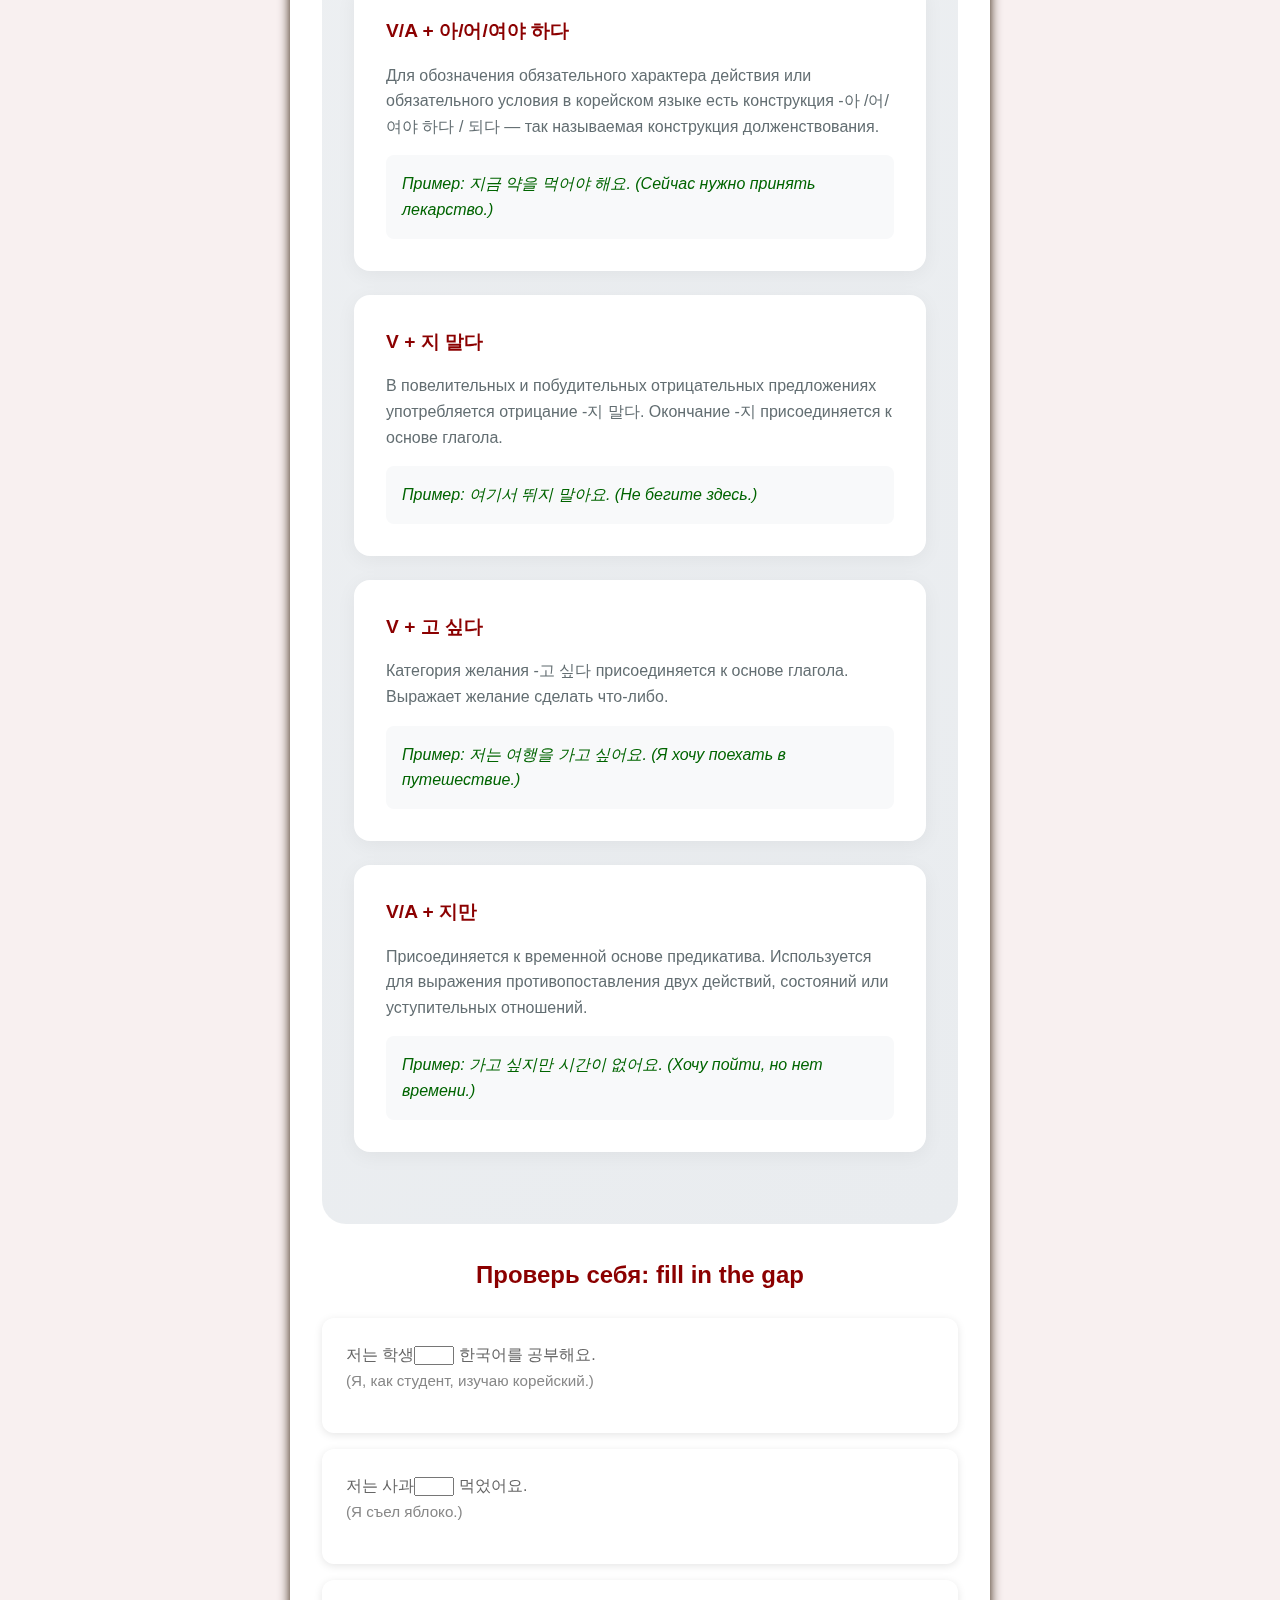
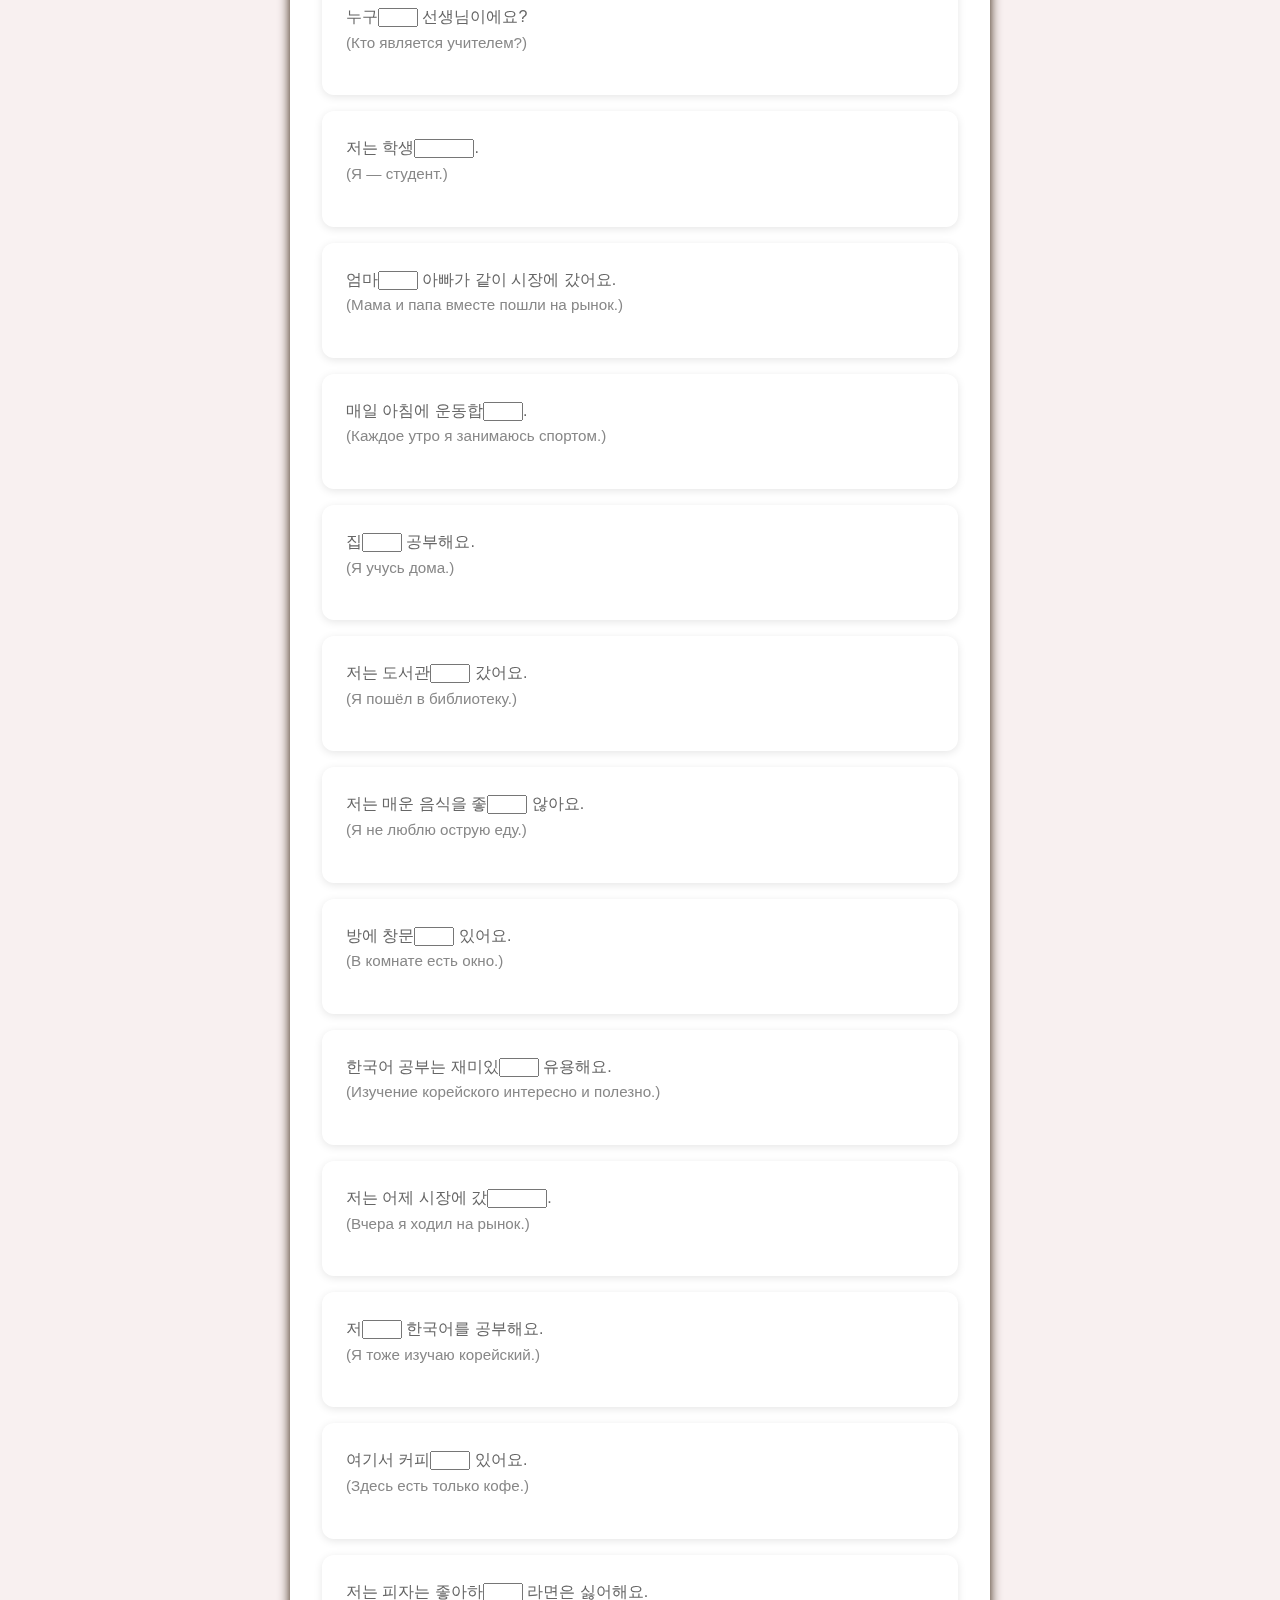
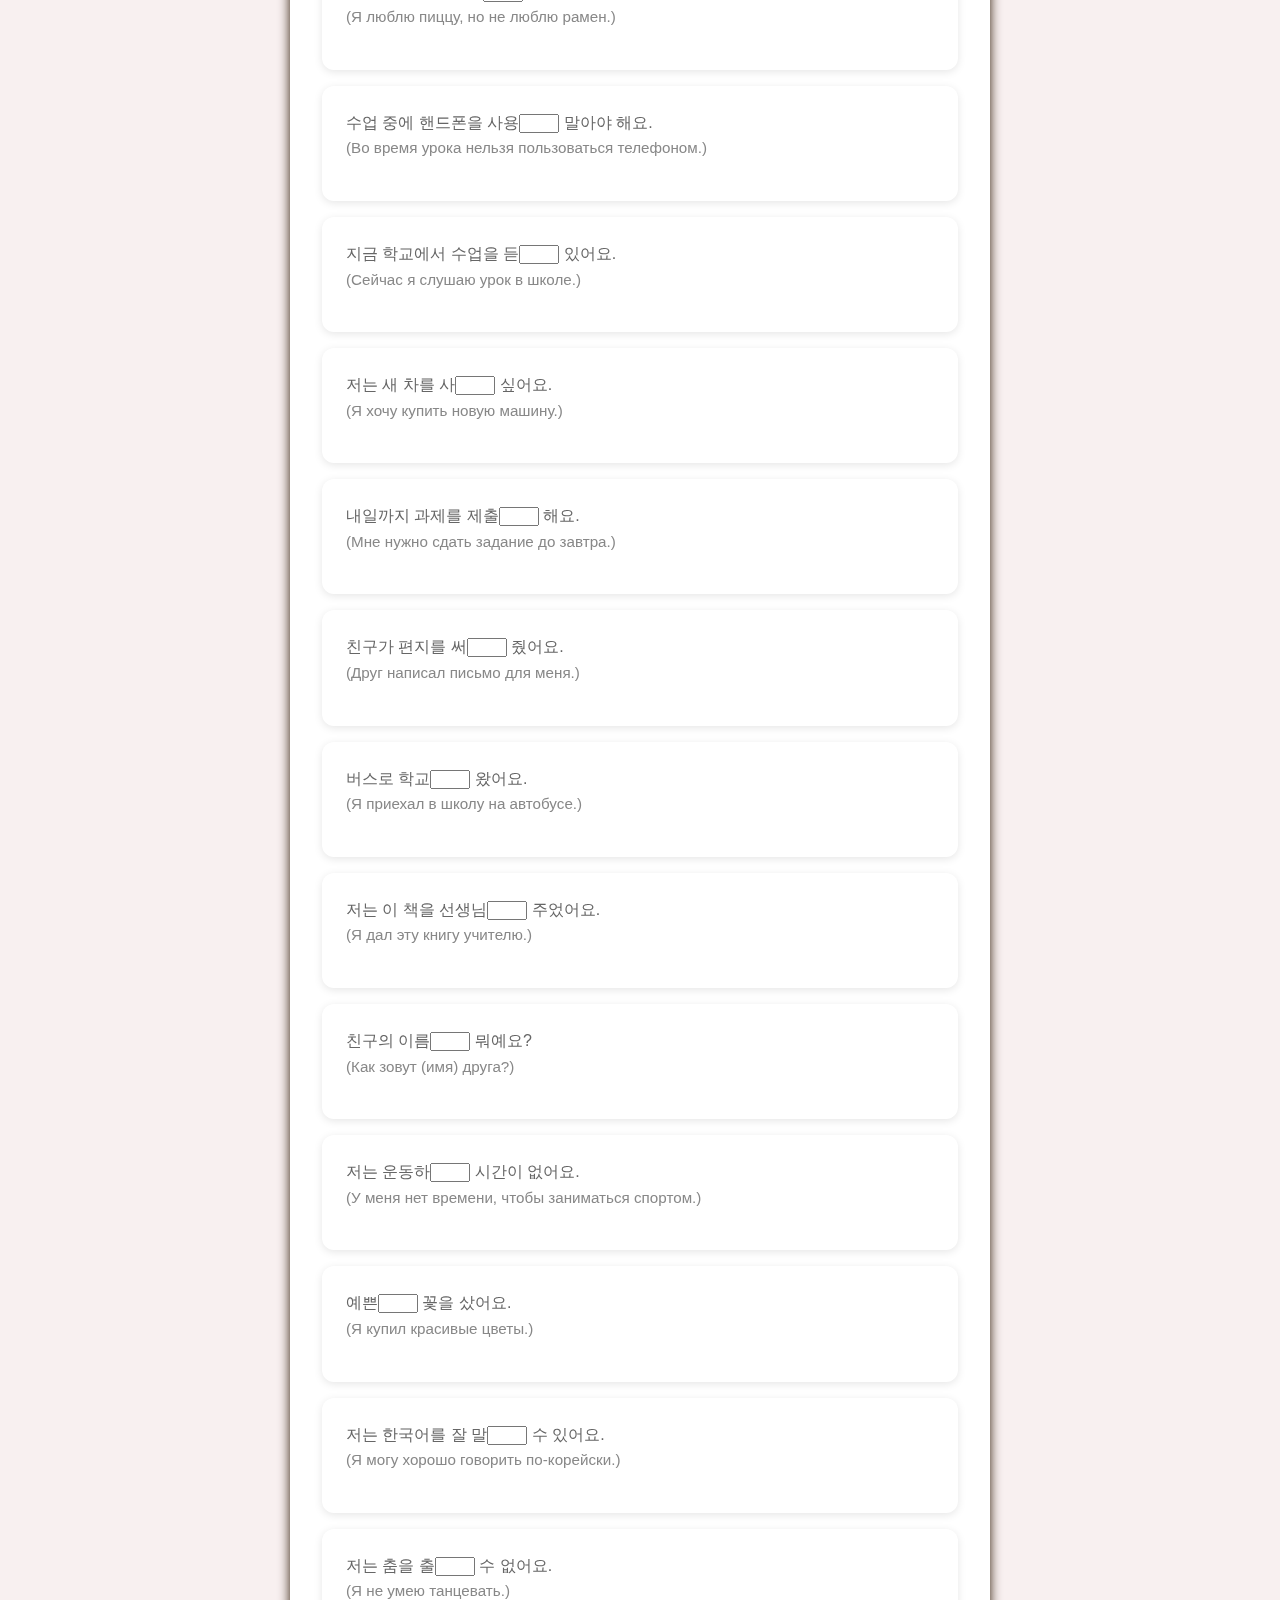
<file: tale.html>
<!DOCTYPE html>
<html lang="ru">

<head>
	<meta charset="UTF-8">
	<meta name="viewport" content="width=device-width, initial-scale=1.0">
	<title>K-Study: Легенда о Тангуне</title>
	<link rel="stylesheet" href="styles.css">
	<style>
		body {
			background: linear-gradient(135deg, #f8f0f0 0%, #f8f0f0 50%, #f8f0f0 100%);
			min-height: 100vh;
			margin: 0;
			padding: 0;
		}

		header {
			background: linear-gradient(135deg, #8b0000 0%, #8b0000 50%, #8b0000 100%);
			position: fixed;
			top: 0;
			left: 0;
			right: 0;
			z-index: 1000;
			transition: transform 0.3s ease;
			box-shadow: 0 4px 12px rgba(139, 0, 0, 0.2);
		}

		header.hidden {
			transform: translateY(-100%);
		}

		main {
			margin-top: 80px;
			position: relative;
		}

		main::before {
			content: '';
			position: absolute;
			top: -50px;
			left: 0;
			right: 0;
			height: 50px;
			background: linear-gradient(to bottom, #8b0000, #f8f0f0);
			pointer-events: none;
		}

		footer {
			background: linear-gradient(135deg, #8b0000 0%, #8b0000 50%, #8b0000 100%);
			margin-top: 0;
			padding: 2rem 0;
			position: relative;
		}

		footer::before {
			content: '';
			position: absolute;
			top: -50px;
			left: 0;
			right: 0;
			height: 50px;
			background: linear-gradient(to bottom, #f8f0f0, #8b0000);
			pointer-events: none;
		}

		.scroll-to-top {
			background: linear-gradient(135deg, #d82e2e 0%, #d82e2e 100%);
			color: #fff;
			border: none;
			border-radius: 50%;
			width: 50px;
			height: 50px;
			font-size: 24px;
			cursor: pointer;
			position: fixed;
			bottom: 30px;
			right: 30px;
			display: none;
			transition: all 0.3s ease;
			z-index: 1000;
		}

		.scroll-to-top:hover {
			transform: translateY(-3px);
			background: linear-gradient(135deg, #8b0000 0%, #8b0000 100%);
		}

		.logo span {
			color: #fff !important;
			text-shadow: 0 2px 4px rgba(0, 0, 0, 0.1);
			font-weight: 900;
			font-size: 1.4rem;
			letter-spacing: 0.5px;
		}

		.tab-panel {
			transition: opacity 0.3s ease, transform 0.3s ease;
			opacity: 1;
			transform: translateY(0);
		}

		.tab {
			position: relative;
			overflow: hidden;
		}

		.tab::after {
			content: '';
			position: absolute;
			bottom: 0;
			left: 50%;
			width: 0;
			height: 2px;
			transition: all 0.3s ease;
			transform: translateX(-50%);
		}

		.tab:hover::after {
			width: 100%;
		}

		.tab.active::after {
			width: 100%;
		}

		/* Grammar highlighting styles */
		.grammar-highlight {
			background-color: rgba(139, 0, 0, 0.2);
			border-bottom: 1px dashed #8b0000;
			cursor: pointer;
			transition: all 0.2s;
		}

		.grammar-highlight:hover {
			background-color: rgba(139, 0, 0, 0.3);
		}

		/* Tooltip styles */
		.kor-tooltip-popup {
			position: absolute;
			background: white;
			border-radius: 8px;
			padding: 12px;
			box-shadow: 0 4px 12px rgba(0, 0, 0, 0.15);
			max-width: 300px;
			z-index: 1000;
			font-size: 14px;
			line-height: 1.5;
		}

		.tooltip-grammar {
			font-weight: bold;
			color: #8b0000;
			margin-top: 8px;
		}

		.tooltip-main-grammar {
			font-weight: bold;
			color: #8b0000;
			font-size: 16px;
			margin-bottom: 6px;
		}

		.tooltip-expl {
			color: #636e72;
		}

		.tooltip-ex {
			color: #006400;
			font-style: italic;
			margin-top: 4px;
		}

		.tooltip-divider {
			height: 1px;
			background: #eee;
			margin: 8px 0;
		}

		/* Russian text toggle button */
		.toggle-rus {
			background: none;
			border: none;
			color: #006400;
			cursor: pointer;
			font-size: 12px;
			margin-left: 8px;
			padding: 2px 6px;
			border-radius: 4px;
			transition: all 0.2s;
		}

		.toggle-rus:hover {
			background: rgba(0, 100, 0, 0.1);
		}
	</style>
</head>

<body>
	<header>
		<nav class="navbar">
			<div class="logo">
				<span>K-Study</span>
			</div>
			<ul class="nav-links">
				<li><a href="index.html">Главная</a></li>
				<li><a href="#grammar-section">Грамматика/Слова</a></li>
				<li><a href="#quiz-section">Тест</a></li>
		</ul>
	</nav>
	</header>
	<main
		style="max-width: 700px; margin: 3rem auto 2rem auto; background: #fff; border-radius: 18px; box-shadow: 0 2px 12px; padding: 2.5rem 2rem;">
		<div style="text-align:center; margin-bottom: 1.5rem;">
			<svg class="myth-cartoon-img" width="120" height="100" viewBox="0 0 120 100" fill="none"
				xmlns="http://www.w3.org/2000/svg">
				<path d="M60 10 L90 50 L60 90 L30 50 Z" fill="#8b0000" />
				<circle cx="60" cy="50" r="20" fill="#ffd700" />
				<path d="M55 45 L65 45 L65 55 L55 55 Z" fill="#000" />
			</svg>
				</div>
		<h1 style="color: #8b0000; text-align: center;">Легенда о Тангуне<p>(단군 이야기)</p></h1>
		<div class="story">
			<div class="story-block">
				<span class="kor-tooltip">옛날<span class="grammar-highlight"
						data-tooltip='<div class="tooltip-main-grammar">N + 에</div><div class="tooltip-expl">Дательный падеж неодушевленных имен образуется путем присоединения к корню окончания -에. Имеет несколько значений:<br>1. Времени действия (когда?)<br>2. Направления движения (куда?)<br>3. Местонахождения предмета (где?)</div><div class="tooltip-ex">Пример: 밖에 사람이 많습니다. (На улице много людей. (Где? Местонахождение))</div>'>에</span>
					아주 <span class="grammar-highlight"
						data-tooltip='<div class="tooltip-main-grammar">A + (으)ㄴ + N</div><div class="tooltip-expl">Определительная форма предикативных прилагательных настоящего времени образуется при помощи окончаний -ㄴ / -은.</div><div class="tooltip-ex">Пример: 밝은 옷. (Светлая одежда.)</div>'>먼</span>
					옛날<span class="grammar-highlight"
						data-tooltip='<div class="tooltip-main-grammar">N + 에</div><div class="tooltip-expl">Дательный падеж неодушевленных имен образуется путем присоединения к корню окончания -에. Имеет несколько значений:<br>1. Времени действия (когда?)<br>2. Направления движения (куда?)<br>3. Местонахождения предмета (где?)</div><div class="tooltip-ex">Пример: 밖에 사람이 많습니다. (На улице много людей. (Где? Местонахождение))</div>'>에</span>
					환인<span class="grammar-highlight"
						data-tooltip='<div class="tooltip-main-grammar">N + (이)라고 하다</div><div class="tooltip-expl">Конструкция для названий.</div><div class="tooltip-ex">Пример: 이것은 한강이라고 합니다. (Это называют Ханган.)</div>'>이라는</span>
					하늘나라 임금님<span class="grammar-highlight"
						data-tooltip='<div class="tooltip-main-grammar">N + 이/가</div><div class="tooltip-expl">Выделяет подлежащее.</div><div class="tooltip-ex">Пример: 학생이 교실에 들어왔어요. (Студент вошёл в класс.)</div>'>이</span>
					<span class="grammar-highlight"
						data-tooltip='<div class="tooltip-main-grammar">V/A + ㅂ니다/습니다</div><div class="tooltip-expl">Официально-вежливый стиль образуется при помощи прибавления окончания -ㅂ니다 после гласных и -습니다 после согласных.</div><div class="tooltip-ex">Пример: 어제는 비가 왔습니다. (Вчера шёл дождь.)</div>'>있었습니다</span>.</span>
				<div class="rus-sentence">Давным-давно в очень-преочень-далёком прошлом жил-был властитель небесного
					царства по имени Хванин.</div>
				</div>
			</div>
			<!-- Предложение 2 -->
			<div class="story-block">
				<span class="kor-tooltip">
					환인<span class="grammar-highlight" data-tooltip='<div class="tooltip-main-grammar">N + 에게/한테/께</div><div class="tooltip-expl">Частицы 에게, 한테, 께 указывают на дателя или адресата действия: «кому/для кого». 에게 — нейтральная, 한테 — разговорная, 께 — уважительная форма.</div><div class="tooltip-ex">Пример: 친구에게 편지를 썼습니다. (Я другу написал письмо.)</div>'>에게는</span>
					여러 명의 왕자들이 있었<span class="grammar-highlight" data-tooltip='<div class="tooltip-main-grammar">V/A + 는데</div><div class="tooltip-expl">Окончание -는데 соединяет части сложного предложения, задаёт контекст, объясняет причину или противопоставляет части. В отличие от -지만, не исключает одно другое.</div><div class="tooltip-ex">Пример: 비가 오는데 우산을 가져가세요. (Идёт дождь, так что возьмите зонт.)</div>'>는데</span>
					환웅<span class="grammar-highlight" data-tooltip='<div class="tooltip-main-grammar">N + 은/는</div><div class="tooltip-expl">은/는 — тема предложения, выделяет известную информацию или противопоставляет объекты. 은 после согласной, 는 после гласной.</div><div class="tooltip-ex">Пример: 저녁에는 밥을 먹었습니다. (Что касается вечера, я поужинал.)</div>'>은</span>
					다른 형제들<span class="grammar-highlight" data-tooltip='<div class="tooltip-main-grammar">N + 하고/와/과 + N</div><div class="tooltip-expl">Частицы 하고, 와/과 соединяют однородные члены предложения, означают «и/с». 와 после гласной, 과 после согласной, 하고 — универсально.</div><div class="tooltip-ex">Пример: 엄마와 아빠가 시장에 갔어요. (Мама и папа пошли на рынок.)</div>'>과는</span>
					좀 달랐습니다.
				</span>
				<div class="rus-sentence">У Хванина было несколько сыновей-принцев, но Хванун был от них немного не такой, как остальные.</div>
				</div>
			<!-- Предложение 3 -->
			<div class="story-block">
				<span class="kor-tooltip">
					환웅<span class="grammar-highlight" data-tooltip='<div class="tooltip-main-grammar">N + 은/는</div><div class="tooltip-expl">은/는 — тема предложения, выделяет известную информацию или противопоставляет объекты. 은 после согласной, 는 после гласной.</div><div class="tooltip-ex">Пример: 저녁에는 밥을 먹었습니다. (Что касается вечера, я поужинал.)</div>'>은</span>
					자신이 살고 <span class="grammar-highlight" data-tooltip='<div class="tooltip-main-grammar">V + 는 + N</div><div class="tooltip-expl">Глагол с окончанием -는 перед существительным образует причастие настоящего времени, указывает на характеристику или действие, выполняемое этим существительным.</div><div class="tooltip-ex">Пример: 읽는 책 (Книга, которую читают.)</div>'>있는</span> 하늘나라에는
					별로 관심이 <span class="grammar-highlight" data-tooltip='<div class="tooltip-main-grammar">A/V + 지 않다</div><div class="tooltip-expl">Конструкция 지 않다 используется для отрицания глаголов и прилагательных, эквивалентна русскому «не».</div><div class="tooltip-ex">Пример: 숙제를 하지 않아요. (Не делаю домашнее задание.)</div>'>없고</span>
					하늘 밑 인간 세상<span class="grammar-highlight" data-tooltip='<div class="tooltip-main-grammar">N + 에만</div><div class="tooltip-expl">Частица -만 означает «только», присоединяется к существительным, вытесняя другие падежные окончания (кроме некоторых).</div><div class="tooltip-ex">Пример: 저만 볼 수 있어요. (Вижу только я.)</div>'>에만</span>
					관심이 있었습니다.
				</span>
				<div class="rus-sentence">Хванун же совсем не интересовался тем, как живётся в небесном царстве, а лишь единственно беспокоился о земном мире под небом.</div>
				</div>
			<!-- Предложение 4 -->
			<div class="story-block">
				<span class="kor-tooltip">
					인간 세상<span class="grammar-highlight" data-tooltip='<div class="tooltip-main-grammar">N + 은/는</div><div class="tooltip-expl">은/는 — тема предложения, выделяет известную информацию или противопоставляет объекты. 은 после согласной, 는 после гласной.</div><div class="tooltip-ex">Пример: 저녁에는 밥을 먹었습니다. (Что касается вечера, я поужинал.)</div>'>은</span>
					하늘나라처럼 평화롭지 않아 보였습니다.
				</span>
				<div class="rus-sentence">Земной мир не выглядел столь же мирным, как небесное царство.</div>
			</div>
			<!-- Предложение 5 -->
			<div class="story-block">
				<span class="kor-tooltip">
					인간 세상<span class="grammar-highlight" data-tooltip='<div class="tooltip-main-grammar">N + 에서</div><div class="tooltip-expl">Дательно-местный падеж -에서 указывает на место совершения действия или исходный пункт перемещения.</div><div class="tooltip-ex">Пример: 도서관에서 책을 읽어요. (Читаю книгу в библиотеке.)</div>'>에서는</span>
					힘 <span class="grammar-highlight" data-tooltip='<div class="tooltip-main-grammar">A + (으)ㄴ + N</div><div class="tooltip-expl">Определительная форма прилагательных настоящего времени образуется с помощью -ㄴ/-은, превращая прилагательное в определение к существительному.</div><div class="tooltip-ex">Пример: 맛있는 음식 (Вкусная еда.)</div>'>있는</span> 사람이
					힘없는 사람을 괴롭히고 사람들은 서로 다투거나 나쁜 짓을 하기도 했습니다.
				</span>
				<div class="rus-sentence">В земном мире сильные обижали слабых, люди ссорились и иногда совершали злодеяния.</div>
				</div>
			<!-- Предложение 6 -->
			<div class="story-block">
				<span class="kor-tooltip">
					그것<span class="grammar-highlight" data-tooltip='<div class="tooltip-main-grammar">N + 을/를</div><div class="tooltip-expl">Объектная частица 을/를 указывает на прямое дополнение (объект действия) в предложении. 을 после согласной, 를 после гласной.</div><div class="tooltip-ex">Пример: 밥을 먹어요. (Ем рис.)</div>'>을</span> 보며
					환웅은 안타깝게 생각하고 있었습니다.
				</span>
				<div class="rus-sentence">Видя это, Хванун глубоко сожалел.</div>
				</div>
			<!-- Предложение 7 -->
			<div class="story-block">
				<span class="kor-tooltip">
					그래서 하늘나라 임금님은 환웅에게 아주 신비한 물건을 주<span class="grammar-highlight" data-tooltip='<div class="tooltip-main-grammar">V/A + (으)면서</div><div class="tooltip-expl">Соединительное окончание -면서 выражает одновременность действий или сочетание качеств. Присоединяется к основе глагола или прилагательного.</div><div class="tooltip-ex">Пример: 음악을 들으면서 공부해요. (Слушая музыку, учусь.)</div>'>면서</span>
					인간 세상에 내려가서 인간을 다스리라고 했습니다.
				</span>
				<div class="rus-sentence">Поэтому владыка небесного царства дал Хвануну очень таинственный предмет и велел ему спуститься в человеческий мир и управлять людьми.</div>
			</div>
			<!-- Предложение 8 -->
			<div class="story-block">
				<span class="kor-tooltip">
					그 신비한 물건은 '천부인'<span class="grammar-highlight" data-tooltip='<div class="tooltip-main-grammar">N + (이)라고 하다</div><div class="tooltip-expl">Используется для передачи высказывания чужой речи или названия. Для формирования косвенной речи с глаголом-связкой 이다 в настоящем времени необходимо заменить 다 на 라고.</div><div class="tooltip-ex">Пример: 그 산은 '지리산'이라고 불려요. (Эту гору называют "Чирисан".)</div>이라는</span> 물건인데 바로 거울, 칼, 방울<span class="grammar-highlight" data-tooltip='<div class="tooltip-main-grammar">N + 입니다</div><div class="tooltip-expl">Формальная вежливая связка "есть/является".</div><div class="tooltip-ex">Пример: 저는 학생입니다. (Я – студент.)</div>'>입니다</span>.
				</span>
				<div class="rus-sentence">Этот таинственный предмет зовётся "Чхонбугин", и это – прямо же зеркало, меч и колокольчик.</div>
				</div>
			<!-- Предложение 9 -->
			<div class="story-block">
				<span class="kor-tooltip">
					환웅은 바람을 맡은 신<span class="grammar-highlight" data-tooltip='<div class="tooltip-main-grammar">N + 하고/와/과 + N</div><div class="tooltip-expl">Частицы 하고, 와/과 соединяют однородные члены предложения, означают "и/с".</div><div class="tooltip-ex">Пример: 엄마와 아빠가 집에 있어요. (Мама и папа дома.)</div>'>과</span> 비를 맡은 신, 그리고 구름을 맡은 신<span class="grammar-highlight" data-tooltip='<div class="tooltip-main-grammar">N + 하고/와/과 + N</div><div class="tooltip-expl">Частицы 하고, 와/과 соединяют однородные члены предложения, означают "и/с".</div><div class="tooltip-ex">Пример: 엄마와 아빠가 집에 있어요. (Мама и папа дома.)</div>'>과</span> 3천 명<span class="grammar-highlight" data-tooltip='<div class="tooltip-main-grammar">N + 의</div><div class="tooltip-expl">Родительный падеж связывает два (или более) сущ. для выражения притяжательных отношений, т.е. отношений принадлежности.</div><div class="tooltip-ex">Пример: 우리집의 고양이. (Кошка моего дома.)</div>'>의</span> 무리를 데리고 인간 세상인 땅<span class="grammar-highlight" data-tooltip='<div class="tooltip-main-grammar">N + (으)로</div><div class="tooltip-expl">Творительный падеж используется для обозначения направления движения, орудия, материала или роли.</div><div class="tooltip-ex">Пример: 버스로 학교에 갔어요. (Поехал на автобусе в школу.)</div>'>으로</span> 내려왔습니다.
				</span>
				<div class="rus-sentence">Хванун, взяв с собой божество ветра и божество дождя, а также божество облаков и три тысячи человек, спустился на землю – в мир людей.</div>
				</div>
			<!-- Предложение 10 -->
			<div class="story-block">
				<span class="kor-tooltip">
					땅<span class="grammar-highlight" data-tooltip='<div class="tooltip-main-grammar">N + (으)로</div><div class="tooltip-expl">Творительный падеж используется для обозначения направления движения, орудия, материала или роли.</div><div class="tooltip-ex">Пример: 버스로 학교에 갔어요. (Поехал на автобусе в школу.)</div>'>으로</span> 내려오자마자 하늘나라에 제사를 지낼 수 <span class="grammar-highlight" data-tooltip='<div class="tooltip-main-grammar">V + 을/ㄹ 수 있다</div><div class="tooltip-expl">Конструкция -(으)ㄹ 수 있다 выражает возможность или способность совершить действие.</div><div class="tooltip-ex">Пример: 저는 한국어를 읽을 수 있어요. (Я могу читать по-корейски.)</div>'>있는</span> 높은 곳에 제단을 만들었습니다.
				</span>
				<div class="rus-sentence">Как только он спустился на землю, сразу же построил жертвенник на высокой горе, где можно было бы совершать обряды в честь небесных.</div>
			</div>
			<!-- Предложение 11 -->
			<div class="story-block">
				<span class="kor-tooltip">
					그리고 그 아래쪽에 마을을 만들었습니다.
				</span>
				<div class="rus-sentence">И прямо под этим жертвенником он основал деревню.</div>
				</div>
			<!-- Предложение 12 -->
			<div class="story-block">
				<span class="kor-tooltip">
					사람들은 그를 '환웅천왕'<span class="grammar-highlight" data-tooltip='<div class="tooltip-main-grammar">N + (이)라고 하다</div><div class="tooltip-expl">Используется для передачи высказывания чужой речи или названия. Для формирования косвенной речи с глаголом-связкой 이다 в настоящем времени необходимо заменить 다 на 라고.</div><div class="tooltip-ex">Пример: 그 산은 '지리산'이라고 불려요. (Эту гору называют "Чирисан".)</div>이라고</span> 불렀습니다.
				</span>
				<div class="rus-sentence">Люди называли его «Хванунчхонван».</div>
				</div>
			<!-- Предложение 13 -->
			<div class="story-block">
				<span class="kor-tooltip">
					환웅천왕은 사람들에게 농사를 짓게 했습니다.
				</span>
				<div class="rus-sentence">Хванунчхонван заставил (научил) людей заниматься земледелием.</div>
			</div>
			<!-- Предложение 14 -->
			<div class="story-block">
				<span class="kor-tooltip">
					그리고 병을 낫게 해 <span class="grammar-highlight" data-tooltip='<div class="tooltip-main-grammar">V + 아/어/여 주다</div><div class="tooltip-expl">Категория направленности действия, которая указывает на то, что данное действие совершается не в собственных интересах, а в интересах или для другого человека. Образуется путем добавления к основе глагола окончания -아/-어/-여 и служебного глагола 주다/드리다.</div><div class="tooltip-ex">Пример: 엄마가 저에게 밥을 해 주었어요. (Мама приготовила для меня еду.)</div>'>주었습니다</span>.
				</span>
				<div class="rus-sentence">И лечил (делал так, чтобы болезнь прошла).</div>
				</div>
			<!-- Предложение 15 -->
			<div class="story-block">
				<span class="kor-tooltip">
					좋은 일을 하는 사람에게는 상을 주고 나쁜 일을 하는 사람에게는 벌을 주었습니다.
				</span>
				<div class="rus-sentence">Тому, кто творил добро, он давал награду, а тому, кто поступал плохо, – он налагал наказание.</div>
				</div>
			<!-- Предложение 16 -->
			<div class="story-block">
				<span class="kor-tooltip">
					환웅이 사람들을 위해 맡은 일은 360여 가지나 되었습니다.
				</span>
				<div class="rus-sentence">У Хвануна было поручено более 360 различных дел на благо людей.</div>
			</div>
			<!-- Предложение 17 -->
			<div class="story-block">
				<span class="kor-tooltip">
					환웅이 다스리는 곳에는 어떤 동굴이 있었<span class="grammar-highlight" data-tooltip='<div class="tooltip-main-grammar">V + 고 있다</div><div class="tooltip-expl">Данная грамматическая конструкция выражает прогрессию или продолжение действия и эквивалентен английскому окончанию "-ing". Он образуется путём добавления -고 있다 к основе глагола.</div><div class="tooltip-ex">Пример: 친구가 영화를 보고 있어요. (Друг смотрит фильм.)</div>'>고 있었습니다</span>.
				</span>
				<div class="rus-sentence">В тех землях, где царил Хванун, была одна пещера, и в той пещере жили по одному медведю и тигру.</div>
				</div>
			<!-- Предложение 18 -->
			<div class="story-block">
				<span class="kor-tooltip">
					이 곰과 호랑이는 두 발로 서서 걸어 다니는 사람들이 부러웠습니다.
				</span>
				<div class="rus-sentence">Этот медведь и тигр завидовали людям, которые ходят, опираясь на две ноги.</div>
				</div>
			<!-- Предложение 19 -->
			<div class="story-block">
				<span class="kor-tooltip">
					그리고 사람들이 다른 동물들과는 비교할 수 <span class="grammar-highlight" data-tooltip='<div class="tooltip-main-grammar">V + 을/ㄹ 수 없다</div><div class="tooltip-expl">Конструкция -(으)ㄹ 수 없다 выражает невозможность или неспособность совершить действие.</div><div class="tooltip-ex">Пример: 저는 한국어를 읽을 줄 알지만 쓰기는 할 수 없어요. (Я могу читать корейский, но не могу писать.)</div>'>없을</span> 정도로 똑똑한 것이 부러웠습니다.
				</span>
				<div class="rus-sentence">И они завидовали людям, потому что люди были настолько умны, что не сравняться ни с одним другим зверем.</div>
			</div>
			<!-- Предложение 20 -->
			<div class="story-block">
				<span class="kor-tooltip">
					그래서 환웅천왕을 찾아가 사람이 되게 해 달라고 부탁했습니다.
				</span>
				<div class="rus-sentence">Поэтому они обратились к Хванунчхонвану с просьбой: «Пожалуйста, сделай нас людьми».</div>
				</div>
			<!-- Предложение 21 -->
			<div class="story-block">
				<span class="kor-tooltip">
					환웅은 이들에게 신비한 쑥과 마늘을 주면서 말했습니다.
				</span>
				<div class="rus-sentence">Хванун дал им волшебные полынь и чеснок и при этом сказал:</div>
				</div>
			<!-- Предложение 22 -->
			<div class="story-block">
				<span class="kor-tooltip">
					너희들은 100일 <span class="grammar-highlight" data-tooltip='<div class="tooltip-main-grammar">N + 동안</div><div class="tooltip-expl">Для обозначения временной протяженности используется служебное имя 동안. Оно стоит после слов, обозначающих период, в течение которого совершалось действие или длилось некое состояние.</div><div class="tooltip-ex">Пример: 일주일 동안 여행했어요. (Путешествовал в течение недели.)</div>'>동안</span> 햇빛을 보지 <span class="grammar-highlight" data-tooltip='<div class="tooltip-main-grammar">V + 지 말다</div><div class="tooltip-expl">В повелительных и побудительных отрицательных предложениях употребляется отрицание -지 말다. Окончание -지 присоединяется к основе глагола.</div><div class="tooltip-ex">Пример: 여기서 뛰지 말아요. (Не бегите здесь.)</div>'>말고</span> 동굴 속에서 이 쑥과 마늘<span class="grammar-highlight" data-tooltip='<div class="tooltip-main-grammar">N + 만</div><div class="tooltip-expl">Чтобы сказать, что вам нравится только одна вещь, нужно использовать частицу -만.</div><div class="tooltip-ex">Пример: 저만 볼 수 있어요. (Вижу только я.)</div>'>만</span> 먹으며 기다려<span class="grammar-highlight" data-tooltip='<div class="tooltip-main-grammar">V/A + 아/어/여야 하다</div><div class="tooltip-expl">Для обозначения обязательного характера действия или обязательного условия в корейском языке есть конструкция -아 /어/여야 하다 / 되다 — так называемая конструкция долженствования.</div><div class="tooltip-ex">Пример: 지금 약을 먹어야 해요. (Сейчас нужно принять лекарство.)</div>'>야 한다</span>.
				</span>
				<div class="rus-sentence">«Вы 100 дней не показывайте лицу солнечного света, оставайтесь в пещере и ешьте только эту полынь и чеснок — и ждите».</div>
			</div>
			<!-- Предложение 23 -->
			<div class="story-block">
				<span class="kor-tooltip">
					그러면 소원대로 사람이 될 수 있을 것이다.
				</span>
				<div class="rus-sentence">«Тогда, в соответствии с желанием, вы сможете стать людьми».</div>
				</div>
			<!-- Предложение 24 -->
			<div class="story-block">
				<span class="kor-tooltip">
					곰과 호랑이는 그렇게 하겠다고 자신 있게 대답한 후 쑥과 마늘을 가지고 동굴 속으로 들어갔습니다.
				</span>
				<div class="rus-sentence">Медведь и тигр уверенно согласились и, взяв полынь и чеснок, вошли в пещеру.</div>
				</div>
			<!-- Предложение 25 -->
			<div class="story-block">
				<span class="kor-tooltip">
					동굴 속에서 며칠이 지나자 호랑이는 이런 생활이 싫증이 났습니다.
				</span>
				<div class="rus-sentence">Через несколько дней, проведённых в пещере, тигр устал от такого образа жизни.</div>
			</div>
			<!-- Предложение 26 -->
			<div class="story-block">
				<span class="kor-tooltip">
					곰은 호랑이를 달래며 조금만 참자고 했습니다.
				</span>
				<div class="rus-sentence">Медведь успокаивал тигра и просил его подождать ещё немного.</div>
					</div>
			<!-- Предложение 27 -->
			<div class="story-block">
				<span class="kor-tooltip">
					그러나 호랑이는 고기<span class="grammar-highlight" data-tooltip='<div class="tooltip-main-grammar">N + 도</div><div class="tooltip-expl">Частица -도 имеет значение «тоже, также» и присоединяется к падежным формам имени, за исключением именительного и винительного падежей.</div><div class="tooltip-ex">Пример: 저도 가고 싶어요. (Я тоже хочу пойти.)</div>'>도</span> 먹고 싶고 산과 들<span class="grammar-highlight" data-tooltip='<div class="tooltip-main-grammar">N + 도</div><div class="tooltip-expl">Частица -도 имеет значение «тоже, также» и присоединяется к падежным формам имени, за исключением именительного и винительного падежей.</div><div class="tooltip-ex">Пример: 저도 가고 싶어요. (Я тоже хочу пойти.)</div>'>도</span> 마음껏 뛰어다니고 <span class="grammar-highlight" data-tooltip='<div class="tooltip-main-grammar">V + 고 싶다</div><div class="tooltip-expl">Категория желания -고 싶다 присоединяется к основе глагола. Выражает желание сделать что-либо.</div><div class="tooltip-ex">Пример: 저는 여행을 가고 싶어요. (Я хочу поехать в путешествие.)</div>'>싶었습니다</span>.
				</span>
				<div class="rus-sentence">Но тигру хотелось есть мясо, а ещё он хотел свободно бегать по горам и долинам.</div>
					</div>
			<!-- Предложение 28 -->
			<div class="story-block">
				<span class="kor-tooltip">
					결국 호랑이는 동굴 밖으로 나오고 말았습니다.
				</span>
				<div class="rus-sentence">В конце концов тигр всё-таки вышел из пещеры.</div>
				</div>
			<!-- Предложение 29 -->
			<div class="story-block">
				<span class="kor-tooltip">
					호랑이도 없는 동굴 속에서 곰은 외로웠<span class="grammar-highlight" data-tooltip='<div class="tooltip-main-grammar">V/A + 지만</div><div class="tooltip-expl">Присоединяется к временной основе предикатива. Используется для выражения противопоставления двух действий, состояний или уступительных отношений.</div><div class="tooltip-ex">Пример: 가고 싶지만 시간이 없어요. (Хочу пойти, но нет времени.)</div>'>지만</span> 인간이 되겠다는 희망으로 참고 또 참았습니다.
				</span>
				<div class="rus-sentence">В пещере, где не было тигра, медведь, несмотря на одиночество, терпел, преодолевая себя, потому что надеялся стать человеком.</div>
					</div>
			<!-- Предложение 30 -->
			<div class="story-block">
				<span class="kor-tooltip">
					100일이 되는 날 곰은 동굴 밖으로 나왔습니다.
				</span>
				<div class="rus-sentence">В день, когда исполнилось сто дней, медведь вышел из пещеры.</div>
				</div>
			<!-- Предложение 31 -->
			<div class="story-block">
				<span class="kor-tooltip">
					그런데 곰의 모습은 이미 인간 여자의 모습으로 변해 있었습니다.
				</span>
				<div class="rus-sentence">Однако облик медведя уже изменился – он превратился в облик женщины-человека.</div>
			</div>
			<!-- Предложение 32 -->
			<div class="story-block">
				<span class="kor-tooltip">
					이 여자가 바로 웅녀입니다.
				</span>
				<div class="rus-sentence">Этой женщиной оказалась именно Уннё.</div>
				</div>
			<!-- Предложение 33 -->
			<div class="story-block">
				<span class="kor-tooltip">
					웅녀는 보통의 여자처럼 결혼해서 아이를 낳고 싶었습니다.
				</span>
				<div class="rus-sentence">Уннё, как обычная женщина, хотела выйти замуж и родить ребёнка.</div>
				</div>
			<!-- Предложение 34 -->
			<div class="story-block">
				<span class="kor-tooltip">
					그래서 매일 제단으로 가서 아이를 낳게 해 달라고 정성껏 기도했습니다.
				</span>
				<div class="rus-sentence">Поэтому она ежедневно шла к жертвеннику и с непрерывной преданностью молила «даруй мне рождение ребёнка».</div>
			</div>
			<!-- Предложение 35 -->
			<div class="story-block">
				<span class="kor-tooltip">
					하루도 빠짐없이 기도하는 모습을 본 환웅은 감동했습니다.
				</span>
				<div class="rus-sentence">Хванун был тронут: он увидел, что она молилась без единого пропуска.</div>
				</div>
			<!-- Предложение 36 -->
			<div class="story-block">
				<span class="kor-tooltip">
					환웅은 인간 남자의 모습으로 변해 웅녀와 결혼했습니다.
				</span>
				<div class="rus-sentence">Хванун превратился в человеческого мужчину и женился на Уннё.</div>
				</div>
			<!-- Предложение 37 -->
			<div class="story-block">
				<span class="kor-tooltip">
					웅녀는 소원대로 아이를 갖게 <span class="grammar-highlight" data-tooltip='<div class="tooltip-main-grammar">V + 게 되다</div><div class="tooltip-expl">Конструкция -게 되다 используется для обозначения того, что действие или ситуация стало возможным, произошло случайно, неожиданно или было результатом изменения обстоятельств.</div><div class="tooltip-ex">Пример: 어제 한국에 오게 되었습니다. (Вчера получилось, что я приехал в Корею.)</div>'>되었습니다</span> 아주 건강한 남자아이를 낳았습니다.
				</span>
				<div class="rus-sentence">Уннё, согласно желанию, забеременела и родила очень здорового мальчика.</div>
			</div>
			<!-- Предложение 38 -->
			<div class="story-block">
				<span class="kor-tooltip">
					이 아이는 자라면서 점점 환웅을 닮아 아주 슬기롭고 용감하게 자랐습니다.
				</span>
				<div class="rus-sentence">Этот ребёнок, растя, становился всё больше похожим на Хвануна и рос очень мудрым и отважным.</div>
				</div>
			<!-- Предложение 39 -->
			<div class="story-block">
				<span class="kor-tooltip">
					세월이 흘러 이 아이는 환웅의 뒤를 이어 인간 세상을 다스렸습니다.
				</span>
				<div class="rus-sentence">Со временем этот ребёнок сменил Хвануна и стал управлять миром людей.</div>
				</div>
			<!-- Предложение 40 -->
			<div class="story-block">
				<span class="kor-tooltip">
					그가 곧 단군왕검입니다.
				</span>
				<div class="rus-sentence">Этот человек и был тем самым Тангу́ном Ванге́мом.</div>
			</div>
			<!-- Предложение 41 -->
			<div class="story-block">
				<span class="kor-tooltip">
					단군은 평양성에 도읍을 정하고 나라를 세웠습니다.
				</span>
				<div class="rus-sentence">Тангун основал столицу в Пхеньяне и учредил своё государство.</div>
				</div>
			<!-- Предложение 42 -->
			<div class="story-block">
				<span class="kor-tooltip">
					이 나라가 바로 한민족이 처음으로 세운 나라인 '고조선'<span class="grammar-highlight" data-tooltip='<div class="tooltip-main-grammar">N + 입니다</div><div class="tooltip-expl">Формальная вежливая связка "есть/является".</div><div class="tooltip-ex">Пример: 저는 학생입니다. (Я – студент.)</div>'>입니다</span>.
				</span>
				<div class="rus-sentence">Это государство и было Первым государством ханмина, именуемым «Коджо́сон».</div>
			</div>
			</div>

		<section class="grammar-section" id="grammar-section"
			style="background: linear-gradient(135deg, #f8f9fa 0%, #e9ecef 100%); padding: 3rem 2rem; border-radius: 24px; margin: 2rem 0;">
			<h2 style="text-align: center; color: #2d3436; font-size: 2rem; margin-bottom: 2rem; font-weight: 700;">
				Грамматика
				и Слова</h2>
			<div class="tabs" style="display: flex; justify-content: center; gap: 1.5rem; margin-bottom: 3rem;">
				<button class="tab active" data-tab="grammar"
					style="background: linear-gradient(135deg, #8b0000 0%, #d82e2e 100%); color: white; border: none; padding: 1.2rem 2.5rem; border-radius: 16px; cursor: pointer; font-weight: 600; transition: all 0.3s ease; box-shadow: 0 4px 15px rgba(139, 0, 0, 0.2); font-size: 1.1rem;">Грамматика</button>
				<button class="tab" data-tab="words"
					style="background: white; color: #2d3436; border: 2px solid #d82e2e; padding: 1.2rem 2.5rem; border-radius: 16px; cursor: pointer; font-weight: 600; transition: all 0.3s ease; font-size: 1.1rem;">Сложные
					слова</button>
				</div>
			<div class="tabs-content" style="max-width: 800px; margin: 0 auto;">
				<div class="tab-panel" id="tab-grammar" style="display:block;">
					<!-- Грамматические карточки -->
					<div class="card" style="background: white; border-radius: 16px; padding: 2rem; margin-bottom: 1.5rem; box-shadow: 0 4px 20px rgba(0,0,0,0.05); transition: transform 0.3s ease, box-shadow 0.3s ease;">
						<div class="card-title" style="color: #8b0000; font-weight: 700; margin-bottom: 1rem; font-size: 1.2rem;">N + 에</div>
						<div class="card-desc" style="color: #636e72; margin-bottom: 1rem; line-height: 1.6;">Дательный падеж неодушевленных имен образуется путем присоединения к корню окончания -에. Имеет несколько значений: 1. Времени действия (когда?) 2. Направления движения (куда?) 3. Местонахождения предмета (где?)</div>
						<div class="card-ex" style="color: #006400; font-style: italic; background: #f8f9fa; padding: 1rem; border-radius: 8px;">Пример: 밖에 사람이 많습니다. (На улице много людей. (Где? Местонахождение))</div>
					</div>
					<div class="card" style="background: white; border-radius: 16px; padding: 2rem; margin-bottom: 1.5rem; box-shadow: 0 4px 20px rgba(0,0,0,0.05); transition: transform 0.3s ease, box-shadow 0.3s ease;">
						<div class="card-title" style="color: #8b0000; font-weight: 700; margin-bottom: 1rem; font-size: 1.2rem;">A + (으)ㄴ + N</div>
						<div class="card-desc" style="color: #636e72; margin-bottom: 1rem; line-height: 1.6;">Определительная форма предикативных прилагательных настоящего времени образуется при помощи окончаний -ㄴ / -은.</div>
						<div class="card-ex" style="color: #006400; font-style: italic; background: #f8f9fa; padding: 1rem; border-radius: 8px;">Пример: 밝은 옷. (Светлая одежда.)</div>
					</div>
					<div class="card" style="background: white; border-radius: 16px; padding: 2rem; margin-bottom: 1.5rem; box-shadow: 0 4px 20px rgba(0,0,0,0.05); transition: transform 0.3s ease, box-shadow 0.3s ease;">
						<div class="card-title" style="color: #8b0000; font-weight: 700; margin-bottom: 1rem; font-size: 1.2rem;">N + (이)라고 하다</div>
						<div class="card-desc" style="color: #636e72; margin-bottom: 1rem; line-height: 1.6;">Конструкция для названий.</div>
						<div class="card-ex" style="color: #006400; font-style: italic; background: #f8f9fa; padding: 1rem; border-radius: 8px;">Пример: 이것은 한강이라고 합니다. (Это называют Ханган.)</div>
					</div>
					<div class="card" style="background: white; border-radius: 16px; padding: 2rem; margin-bottom: 1.5rem; box-shadow: 0 4px 20px rgba(0,0,0,0.05); transition: transform 0.3s ease, box-shadow 0.3s ease;">
						<div class="card-title" style="color: #8b0000; font-weight: 700; margin-bottom: 1rem; font-size: 1.2rem;">N + 이/가</div>
						<div class="card-desc" style="color: #636e72; margin-bottom: 1rem; line-height: 1.6;">Выделяет подлежащее.</div>
						<div class="card-ex" style="color: #006400; font-style: italic; background: #f8f9fa; padding: 1rem; border-radius: 8px;">Пример: 학생이 교실에 들어왔어요. (Студент вошёл в класс.)</div>
					</div>
					<div class="card" style="background: white; border-radius: 16px; padding: 2rem; margin-bottom: 1.5rem; box-shadow: 0 4px 20px rgba(0,0,0,0.05); transition: transform 0.3s ease, box-shadow 0.3s ease;">
						<div class="card-title" style="color: #8b0000; font-weight: 700; margin-bottom: 1rem; font-size: 1.2rem;">V/A + ㅂ니다/습니다</div>
						<div class="card-desc" style="color: #636e72; margin-bottom: 1rem; line-height: 1.6;">Официально-вежливый стиль образуется при помощи прибавления окончания -ㅂ니다 после гласных и -습니다 после согласных.</div>
						<div class="card-ex" style="color: #006400; font-style: italic; background: #f8f9fa; padding: 1rem; border-radius: 8px;">Пример: 어제는 비가 왔습니다. (Вчера шёл дождь.)</div>
					</div>
					<div class="card" style="background: white; border-radius: 16px; padding: 2rem; margin-bottom: 1.5rem; box-shadow: 0 4px 20px rgba(0,0,0,0.05); transition: transform 0.3s ease, box-shadow 0.3s ease;">
						<div class="card-title" style="color: #8b0000; font-weight: 700; margin-bottom: 1rem; font-size: 1.2rem;">N + 에게/한테/께</div>
						<div class="card-desc" style="color: #636e72; margin-bottom: 1rem; line-height: 1.6;">Частицы 에게, 한테, 께 указывают на дателя или адресата действия: «кому/для кого». 에게 — нейтральная, 한те — разговорная, 께 — уважительная форма.</div>
						<div class="card-ex" style="color: #006400; font-style: italic; background: #f8f9fa; padding: 1rem; border-radius: 8px;">Пример: 친구에게 편지를 썼습니다. (Я другу написал письмо.)</div>
					</div>
					<div class="card" style="background: white; border-radius: 16px; padding: 2rem; margin-bottom: 1.5rem; box-shadow: 0 4px 20px rgba(0,0,0,0.05); transition: transform 0.3s ease, box-shadow 0.3s ease;">
						<div class="card-title" style="color: #8b0000; font-weight: 700; margin-bottom: 1rem; font-size: 1.2rem;">V/A + (으)면서</div>
						<div class="card-desc" style="color: #636e72; margin-bottom: 1rem; line-height: 1.6;">Соединительное окончание -면서 выражает одновременность действий или сочетание качеств.</div>
						<div class="card-ex" style="color: #006400; font-style: italic; background: #f8f9fa; padding: 1rem; border-radius: 8px;">Пример: 음악을 들으면서 공부해요. (Слушая музыку, учусь.)</div>
					</div>
					<div class="card" style="background: white; border-radius: 16px; padding: 2rem; margin-bottom: 1.5rem; box-shadow: 0 4px 20px rgba(0,0,0,0.05); transition: transform 0.3s ease, box-shadow 0.3s ease;">
						<div class="card-title" style="color: #8b0000; font-weight: 700; margin-bottom: 1rem; font-size: 1.2rem;">N + (이)라고 하다</div>
						<div class="card-desc" style="color: #636e72; margin-bottom: 1rem; line-height: 1.6;">Используется для передачи высказывания чужой речи или названия.</div>
						<div class="card-ex" style="color: #006400; font-style: italic; background: #f8f9fa; padding: 1rem; border-radius: 8px;">Пример: 그 산은 '지리산'이라고 불려요. (Эту гору называют "Чирисан".)</div>
					</div>
					<div class="card" style="background: white; border-radius: 16px; padding: 2rem; margin-bottom: 1.5rem; box-shadow: 0 4px 20px rgba(0,0,0,0.05); transition: transform 0.3s ease, box-shadow 0.3s ease;">
						<div class="card-title" style="color: #8b0000; font-weight: 700; margin-bottom: 1rem; font-size: 1.2rem;">N + 은/는</div>
						<div class="card-desc" style="color: #636e72; margin-bottom: 1rem; line-height: 1.6;">은/는 — тема предложения, выделяет известную информацию или противопоставляет объекты.</div>
						<div class="card-ex" style="color: #006400; font-style: italic; background: #f8f9fa; padding: 1rem; border-radius: 8px;">Пример: 저녁에는 밥을 먹었습니다. (Что касается вечера, я поужинал.)</div>
					</div>
					<div class="card" style="background: white; border-radius: 16px; padding: 2rem; margin-bottom: 1.5rem; box-shadow: 0 4px 20px rgba(0,0,0,0.05); transition: transform 0.3s ease, box-shadow 0.3s ease;">
						<div class="card-title" style="color: #8b0000; font-weight: 700; margin-bottom: 1rem; font-size: 1.2rem;">N + 하고/와/과 + N</div>
						<div class="card-desc" style="color: #636e72; margin-bottom: 1rem; line-height: 1.6;">Частицы 하고, 와/과 соединяют однородные члены предложения, означают «и/с».</div>
						<div class="card-ex" style="color: #006400; font-style: italic; background: #f8f9fa; padding: 1rem; border-radius: 8px;">Пример: 엄마와 아빠가 시장에 갔어요. (Мама и папа пошли на рынок.)</div>
					</div>
					<div class="card" style="background: white; border-radius: 16px; padding: 2rem; margin-bottom: 1.5rem; box-shadow: 0 4px 20px rgba(0,0,0,0.05); transition: transform 0.3s ease, box-shadow 0.3s ease;">
						<div class="card-title" style="color: #8b0000; font-weight: 700; margin-bottom: 1rem; font-size: 1.2rem;">N + 의</div>
						<div class="card-desc" style="color: #636e72; margin-bottom: 1rem; line-height: 1.6;">Родительный падеж связывает два (или более) сущ. для выражения притяжательных отношений.</div>
						<div class="card-ex" style="color: #006400; font-style: italic; background: #f8f9fa; padding: 1rem; border-radius: 8px;">Пример: 우리집의 고양이. (Кошка моего дома.)</div>
					</div>
					<div class="card" style="background: white; border-radius: 16px; padding: 2rem; margin-bottom: 1.5rem; box-shadow: 0 4px 20px rgba(0,0,0,0.05); transition: transform 0.3s ease, box-shadow 0.3s ease;">
						<div class="card-title" style="color: #8b0000; font-weight: 700; margin-bottom: 1rem; font-size: 1.2rem;">N + (으)로</div>
						<div class="card-desc" style="color: #636e72; margin-bottom: 1rem; line-height: 1.6;">Творительный падеж используется для обозначения направления движения, орудия, материала или роли.</div>
						<div class="card-ex" style="color: #006400; font-style: italic; background: #f8f9fa; padding: 1rem; border-radius: 8px;">Пример: 버스로 학교에 갔어요. (Поехал на автобусе в школу.)</div>
					</div>
					<div class="card" style="background: white; border-radius: 16px; padding: 2rem; margin-bottom: 1.5rem; box-shadow: 0 4px 20px rgba(0,0,0,0.05); transition: transform 0.3s ease, box-shadow 0.3s ease;">
						<div class="card-title" style="color: #8b0000; font-weight: 700; margin-bottom: 1rem; font-size: 1.2rem;">V + 을/ㄹ 수 있다</div>
						<div class="card-desc" style="color: #636e72; margin-bottom: 1rem; line-height: 1.6;">Конструкция -(으)ㄹ 수 있다 выражает возможность или способность совершить действие.</div>
						<div class="card-ex" style="color: #006400; font-style: italic; background: #f8f9fa; padding: 1rem; border-radius: 8px;">Пример: 저는 한국어를 읽을 수 있어요. (Я могу читать по-корейски.)</div>
					</div>
					<div class="card" style="background: white; border-radius: 16px; padding: 2rem; margin-bottom: 1.5rem; box-shadow: 0 4px 20px rgba(0,0,0,0.05); transition: transform 0.3s ease, box-shadow 0.3s ease;">
						<div class="card-title" style="color: #8b0000; font-weight: 700; margin-bottom: 1rem; font-size: 1.2rem;">V + 을/ㄹ 수 없다</div>
						<div class="card-desc" style="color: #636e72; margin-bottom: 1rem; line-height: 1.6;">Конструкция -(으)ㄹ 수 없다 выражает невозможность или неспособность совершить действие.</div>
						<div class="card-ex" style="color: #006400; font-style: italic; background: #f8f9fa; padding: 1rem; border-radius: 8px;">Пример: 저는 한국어를 읽을 줄 알지만 쓰기는 할 수 없어요. (Я могу читать корейский, но не могу писать.)</div>
					</div>
					<div class="card" style="background: white; border-radius: 16px; padding: 2rem; margin-bottom: 1.5rem; box-shadow: 0 4px 20px rgba(0,0,0,0.05); transition: transform 0.3s ease, box-shadow 0.3s ease;">
						<div class="card-title" style="color: #8b0000; font-weight: 700; margin-bottom: 1rem; font-size: 1.2rem;">V/A + 는데</div>
						<div class="card-desc" style="color: #636e72; margin-bottom: 1rem; line-height: 1.6;">Окончание -는데 соединяет части сложного предложения, задаёт контекст, объясняет причину или противопоставляет части.</div>
						<div class="card-ex" style="color: #006400; font-style: italic; background: #f8f9fa; padding: 1rem; border-radius: 8px;">Пример: 비가 오는데 우산을 가져가세요. (Идёт дождь, так что возьмите зонт.)</div>
					</div>
					<div class="card" style="background: white; border-radius: 16px; padding: 2rem; margin-bottom: 1.5rem; box-shadow: 0 4px 20px rgba(0,0,0,0.05); transition: transform 0.3s ease, box-shadow 0.3s ease;">
						<div class="card-title" style="color: #8b0000; font-weight: 700; margin-bottom: 1rem; font-size: 1.2rem;">N + 에서</div>
						<div class="card-desc" style="color: #636e72; margin-bottom: 1rem; line-height: 1.6;">Дательно-местный падеж -에서 указывает на место совершения действия или исходный пункт перемещения.</div>
						<div class="card-ex" style="color: #006400; font-style: italic; background: #f8f9fa; padding: 1rem; border-radius: 8px;">Пример: 도서관에서 책을 읽어요. (Читаю книгу в библиотеке.)</div>
					</div>
					<div class="card" style="background: white; border-radius: 16px; padding: 2rem; margin-bottom: 1.5rem; box-shadow: 0 4px 20px rgba(0,0,0,0.05); transition: transform 0.3s ease, box-shadow 0.3s ease;">
						<div class="card-title" style="color: #8b0000; font-weight: 700; margin-bottom: 1rem; font-size: 1.2rem;">A + (으)ㄴ + N</div>
						<div class="card-desc" style="color: #636e72; margin-bottom: 1rem; line-height: 1.6;">Определительная форма прилагательных настоящего времени образуется с помощью -ㄴ/-은, превращая прилагательное в определение к существительному.</div>
						<div class="card-ex" style="color: #006400; font-style: italic; background: #f8f9fa; padding: 1rem; border-radius: 8px;">Пример: 맛있는 음식 (Вкусная еда.)</div>
					</div>
					<div class="card" style="background: white; border-radius: 16px; padding: 2rem; margin-bottom: 1.5rem; box-shadow: 0 4px 20px rgba(0,0,0,0.05); transition: transform 0.3s ease, box-shadow 0.3s ease;">
						<div class="card-title" style="color: #8b0000; font-weight: 700; margin-bottom: 1rem; font-size: 1.2rem;">N + 을/를</div>
						<div class="card-desc" style="color: #636e72; margin-bottom: 1rem; line-height: 1.6;">Объектная частица 을/를 указывает на прямое дополнение (объект действия) в предложении.</div>
						<div class="card-ex" style="color: #006400; font-style: italic; background: #f8f9fa; padding: 1rem; border-radius: 8px;">Пример: 밥을 먹어요. (Ем рис.)</div>
					</div>
					<div class="card" style="background: white; border-radius: 16px; padding: 2rem; margin-bottom: 1.5rem; box-shadow: 0 4px 20px rgba(0,0,0,0.05); transition: transform 0.3s ease, box-shadow 0.3s ease;">
						<div class="card-title" style="color: #8b0000; font-weight: 700; margin-bottom: 1rem; font-size: 1.2rem;">V/A + (으)ㄴ + N</div>
						<div class="card-desc" style="color: #636e72; margin-bottom: 1rem; line-height: 1.6;">Определительная форма предикативных прилагательных настоящего времени образуется при помощи окончаний -ㄴ / -은.</div>
						<div class="card-ex" style="color: #006400; font-style: italic; background: #f8f9fa; padding: 1rem; border-radius: 8px;">Пример: 밝은 옷. (Светлая одежда.)</div>
					</div>
					<div class="card" style="background: white; border-radius: 16px; padding: 2rem; margin-bottom: 1.5rem; box-shadow: 0 4px 20px rgba(0,0,0,0.05); transition: transform 0.3s ease, box-shadow 0.3s ease;">
						<div class="card-title" style="color: #8b0000; font-weight: 700; margin-bottom: 1rem; font-size: 1.2rem;">V/A + 고 있다</div>
						<div class="card-desc" style="color: #636e72; margin-bottom: 1rem; line-height: 1.6;">Данная грамматическая конструкция выражает прогрессию или продолжение действия и эквивалентен английскому окончанию "-ing".</div>
						<div class="card-ex" style="color: #006400; font-style: italic; background: #f8f9fa; padding: 1rem; border-radius: 8px;">Пример: 친구가 영화를 보고 있어요. (Друг смотрит фильм.)</div>
					</div>
					<div class="card" style="background: white; border-radius: 16px; padding: 2rem; margin-bottom: 1.5rem; box-shadow: 0 4px 20px rgba(0,0,0,0.05); transition: transform 0.3s ease, box-shadow 0.3s ease;">
						<div class="card-title" style="color: #8b0000; font-weight: 700; margin-bottom: 1rem; font-size: 1.2rem;">N + 만</div>
						<div class="card-desc" style="color: #636e72; margin-bottom: 1rem; line-height: 1.6;">Частица -만 означает «только», присоединяется к существительным, вытесняя другие падежные окончания (кроме некоторых).</div>
						<div class="card-ex" style="color: #006400; font-style: italic; background: #f8f9fa; padding: 1rem; border-radius: 8px;">Пример: 저만 볼 수 있어요. (Вижу только я.)</div>
					</div>
					<div class="card" style="background: white; border-radius: 16px; padding: 2rem; margin-bottom: 1.5rem; box-shadow: 0 4px 20px rgba(0,0,0,0.05); transition: transform 0.3s ease, box-shadow 0.3s ease;">
						<div class="card-title" style="color: #8b0000; font-weight: 700; margin-bottom: 1rem; font-size: 1.2rem;">V/A + 아/어/여야 하다</div>
						<div class="card-desc" style="color: #636e72; margin-bottom: 1rem; line-height: 1.6;">Для обозначения обязательного характера действия или обязательного условия в корейском языке есть конструкция -아 /어/여야 하다 / 되다 — так называемая конструкция долженствования.</div>
						<div class="card-ex" style="color: #006400; font-style: italic; background: #f8f9fa; padding: 1rem; border-radius: 8px;">Пример: 지금 약을 먹어야 해요. (Сейчас нужно принять лекарство.)</div>
					</div>
					<div class="card" style="background: white; border-radius: 16px; padding: 2rem; margin-bottom: 1.5rem; box-shadow: 0 4px 20px rgba(0,0,0,0.05); transition: transform 0.3s ease, box-shadow 0.3s ease;">
						<div class="card-title" style="color: #8b0000; font-weight: 700; margin-bottom: 1rem; font-size: 1.2rem;">V + 지 말다</div>
						<div class="card-desc" style="color: #636e72; margin-bottom: 1rem; line-height: 1.6;">В повелительных и побудительных отрицательных предложениях употребляется отрицание -지 말다. Окончание -지 присоединяется к основе глагола.</div>
						<div class="card-ex" style="color: #006400; font-style: italic; background: #f8f9fa; padding: 1rem; border-radius: 8px;">Пример: 여기서 뛰지 말아요. (Не бегите здесь.)</div>
					</div>
					<div class="card" style="background: white; border-radius: 16px; padding: 2rem; margin-bottom: 1.5rem; box-shadow: 0 4px 20px rgba(0,0,0,0.05); transition: transform 0.3s ease, box-shadow 0.3s ease;">
						<div class="card-title" style="color: #8b0000; font-weight: 700; margin-bottom: 1rem; font-size: 1.2rem;">V + 고 싶다</div>
						<div class="card-desc" style="color: #636e72; margin-bottom: 1rem; line-height: 1.6;">Категория желания -고 싶다 присоединяется к основе глагола. Выражает желание сделать что-либо.</div>
						<div class="card-ex" style="color: #006400; font-style: italic; background: #f8f9fa; padding: 1rem; border-radius: 8px;">Пример: 저는 여행을 가고 싶어요. (Я хочу поехать в путешествие.)</div>
					</div>
					<div class="card" style="background: white; border-radius: 16px; padding: 2rem; margin-bottom: 1.5rem; box-shadow: 0 4px 20px rgba(0,0,0,0.05); transition: transform 0.3s ease, box-shadow 0.3s ease;">
						<div class="card-title" style="color: #8b0000; font-weight: 700; margin-bottom: 1rem; font-size: 1.2rem;">V/A + 지만</div>
						<div class="card-desc" style="color: #636e72; margin-bottom: 1rem; line-height: 1.6;">Присоединяется к временной основе предикатива. Используется для выражения противопоставления двух действий, состояний или уступительных отношений.</div>
						<div class="card-ex" style="color: #006400; font-style: italic; background: #f8f9fa; padding: 1rem; border-radius: 8px;">Пример: 가고 싶지만 시간이 없어요. (Хочу пойти, но нет времени.)</div>
					</div>
				</div>
				<div class="tab-panel" id="tab-words" style="display:none;">
					<!-- Лексические карточки -->
					<div class="card" style="background: white; border-radius: 16px; padding: 2rem; margin-bottom: 1.5rem; box-shadow: 0 4px 20px rgba(0,0,0,0.05); transition: transform 0.3s ease, box-shadow 0.3s ease;">
						<div class="card-title" style="color: #8b0000; font-weight: 700; margin-bottom: 1rem; font-size: 1.2rem;">환인</div>
						<div class="card-desc" style="color: #636e72; margin-bottom: 1rem; line-height: 1.6;">Хванин (мифический небесный царь)</div>
						<div class="card-ex" style="color: #006400; font-style: italic; background: #f8f9fa; padding: 1rem; border-radius: 8px;">환인이라는 하늘나라 임금님 (небесный царь по имени Хванин)</div>
					</div>
					<div class="card" style="background: white; border-radius: 16px; padding: 2rem; margin-bottom: 1.5rem; box-shadow: 0 4px 20px rgba(0,0,0,0.05); transition: transform 0.3s ease, box-shadow 0.3s ease;">
						<div class="card-title" style="color: #8b0000; font-weight: 700; margin-bottom: 1rem; font-size: 1.2rem;">하늘나라</div>
						<div class="card-desc" style="color: #636e72; margin-bottom: 1rem; line-height: 1.6;">небесное царство</div>
						<div class="card-ex" style="color: #006400; font-style: italic; background: #f8f9fa; padding: 1rem; border-radius: 8px;">하늘나라 임금님이 있었습니다 (был царь небесного царства)</div>
					</div>
					<div class="card" style="background: white; border-radius: 16px; padding: 2rem; margin-bottom: 1.5rem; box-shadow: 0 4px 20px rgba(0,0,0,0.05); transition: transform 0.3s ease, box-shadow 0.3s ease;">
						<div class="card-title" style="color: #8b0000; font-weight: 700; margin-bottom: 1rem; font-size: 1.2rem;">임금님</div>
						<div class="card-desc" style="color: #636e72; margin-bottom: 1rem; line-height: 1.6;">царь, король</div>
						<div class="card-ex" style="color: #006400; font-style: italic; background: #f8f9fa; padding: 1rem; border-radius: 8px;">하늘나라 임금님 (небесный царь)</div>
					</div>
					<div class="card" style="background: white; border-radius: 16px; padding: 2rem; margin-bottom: 1.5rem; box-shadow: 0 4px 20px rgba(0,0,0,0.05); transition: transform 0.3s ease, box-shadow 0.3s ease;">
						<div class="card-title" style="color: #8b0000; font-weight: 700; margin-bottom: 1rem; font-size: 1.2rem;">옛날</div>
						<div class="card-desc" style="color: #636e72; margin-bottom: 1rem; line-height: 1.6;">давным-давно, в старину</div>
						<div class="card-ex" style="color: #006400; font-style: italic; background: #f8f9fa; padding: 1rem; border-radius: 8px;">옛날에 (давным-давно)</div>
					</div>
					<div class="card" style="background: white; border-radius: 16px; padding: 2rem; margin-bottom: 1.5rem; box-shadow: 0 4px 20px rgba(0,0,0,0.05); transition: transform 0.3s ease, box-shadow 0.3s ease;">
						<div class="card-title" style="color: #8b0000; font-weight: 700; margin-bottom: 1rem; font-size: 1.2rem;">먼</div>
						<div class="card-desc" style="color: #636e72; margin-bottom: 1rem; line-height: 1.6;">далёкий</div>
						<div class="card-ex" style="color: #006400; font-style: italic; background: #f8f9fa; padding: 1rem; border-radius: 8px;">아주 먼 옛날 (очень далёкое прошлое)</div>
					</div>
				</div>
			</div>
		</section>
		<section class="quiz-section" id="quiz-section">
			<h2 style="text-align:center;color:#8b0000;margin-bottom:1.5rem;">Проверь себя: fill in the gap</h2>
			<form id="quiz-form">
				<div class="quiz-card" style="background: white; border-radius: 12px; padding: 1.5rem; margin-bottom: 1rem; box-shadow: 0 2px 8px rgba(0,0,0,0.1);">
					<div class="quiz-q" style="color: #666; margin-bottom: 1rem;">저는 학생<input type="text" name="q1" style="width: 40px; text-align:center;"> 한국어를 공부해요.<br><span style="font-size:0.95em;color:#888;">(Я, как студент, изучаю корейский.)</span></div>
				</div>
				<div class="quiz-card" style="background: white; border-radius: 12px; padding: 1.5rem; margin-bottom: 1rem; box-shadow: 0 2px 8px rgba(0,0,0,0.1);">
					<div class="quiz-q" style="color: #666; margin-bottom: 1rem;">저는 사과<input type="text" name="q2" style="width: 40px; text-align:center;"> 먹었어요.<br><span style="font-size:0.95em;color:#888;">(Я съел яблоко.)</span></div>
				</div>
				<div class="quiz-card" style="background: white; border-radius: 12px; padding: 1.5rem; margin-bottom: 1rem; box-shadow: 0 2px 8px rgba(0,0,0,0.1);">
					<div class="quiz-q" style="color: #666; margin-bottom: 1rem;">누구<input type="text" name="q3" style="width: 40px; text-align:center;"> 선생님이에요?<br><span style="font-size:0.95em;color:#888;">(Кто является учителем?)</span></div>
				</div>
				<div class="quiz-card" style="background: white; border-radius: 12px; padding: 1.5rem; margin-bottom: 1rem; box-shadow: 0 2px 8px rgba(0,0,0,0.1);">
					<div class="quiz-q" style="color: #666; margin-bottom: 1rem;">저는 학생<input type="text" name="q4" style="width: 60px; text-align:center;">.<br><span style="font-size:0.95em;color:#888;">(Я — студент.)</span></div>
				</div>
				<div class="quiz-card" style="background: white; border-radius: 12px; padding: 1.5rem; margin-bottom: 1rem; box-shadow: 0 2px 8px rgba(0,0,0,0.1);">
					<div class="quiz-q" style="color: #666; margin-bottom: 1rem;">엄마<input type="text" name="q5" style="width: 40px; text-align:center;"> 아빠가 같이 시장에 갔어요.<br><span style="font-size:0.95em;color:#888;">(Мама и папа вместе пошли на рынок.)</span></div>
				</div>
				<div class="quiz-card" style="background: white; border-radius: 12px; padding: 1.5rem; margin-bottom: 1rem; box-shadow: 0 2px 8px rgba(0,0,0,0.1);">
					<div class="quiz-q" style="color: #666; margin-bottom: 1rem;">매일 아침에 운동합<input type="text" name="q6" style="width: 40px; text-align:center;">.<br><span style="font-size:0.95em;color:#888;">(Каждое утро я занимаюсь спортом.)</span></div>
				</div>
				<div class="quiz-card" style="background: white; border-radius: 12px; padding: 1.5rem; margin-bottom: 1rem; box-shadow: 0 2px 8px rgba(0,0,0,0.1);">
					<div class="quiz-q" style="color: #666; margin-bottom: 1rem;">집<input type="text" name="q7" style="width: 40px; text-align:center;"> 공부해요.<br><span style="font-size:0.95em;color:#888;">(Я учусь дома.)</span></div>
				</div>
				<div class="quiz-card" style="background: white; border-radius: 12px; padding: 1.5rem; margin-bottom: 1rem; box-shadow: 0 2px 8px rgba(0,0,0,0.1);">
					<div class="quiz-q" style="color: #666; margin-bottom: 1rem;">저는 도서관<input type="text" name="q8" style="width: 40px; text-align:center;"> 갔어요.<br><span style="font-size:0.95em;color:#888;">(Я пошёл в библиотеку.)</span></div>
				</div>
				<div class="quiz-card" style="background: white; border-radius: 12px; padding: 1.5rem; margin-bottom: 1rem; box-shadow: 0 2px 8px rgba(0,0,0,0.1);">
					<div class="quiz-q" style="color: #666; margin-bottom: 1rem;">저는 매운 음식을 좋<input type="text" name="q9" style="width: 40px; text-align:center;"> 않아요.<br><span style="font-size:0.95em;color:#888;">(Я не люблю острую еду.)</span></div>
				</div>
				<div class="quiz-card" style="background: white; border-radius: 12px; padding: 1.5rem; margin-bottom: 1rem; box-shadow: 0 2px 8px rgba(0,0,0,0.1);">
					<div class="quiz-q" style="color: #666; margin-bottom: 1rem;">방에 창문<input type="text" name="q10" style="width: 40px; text-align:center;"> 있어요.<br><span style="font-size:0.95em;color:#888;">(В комнате есть окно.)</span></div>
				</div>
				<div class="quiz-card" style="background: white; border-radius: 12px; padding: 1.5rem; margin-bottom: 1rem; box-shadow: 0 2px 8px rgba(0,0,0,0.1);">
					<div class="quiz-q" style="color: #666; margin-bottom: 1rem;">한국어 공부는 재미있<input type="text" name="q11" style="width: 40px; text-align:center;"> 유용해요.<br><span style="font-size:0.95em;color:#888;">(Изучение корейского интересно и полезно.)</span></div>
				</div>
				<div class="quiz-card" style="background: white; border-radius: 12px; padding: 1.5rem; margin-bottom: 1rem; box-shadow: 0 2px 8px rgba(0,0,0,0.1);">
					<div class="quiz-q" style="color: #666; margin-bottom: 1rem;">저는 어제 시장에 갔<input type="text" name="q12" style="width: 60px; text-align:center;">.<br><span style="font-size:0.95em;color:#888;">(Вчера я ходил на рынок.)</span></div>
				</div>
				<div class="quiz-card" style="background: white; border-radius: 12px; padding: 1.5rem; margin-bottom: 1rem; box-shadow: 0 2px 8px rgba(0,0,0,0.1);">
					<div class="quiz-q" style="color: #666; margin-bottom: 1rem;">저<input type="text" name="q13" style="width: 40px; text-align:center;"> 한국어를 공부해요.<br><span style="font-size:0.95em;color:#888;">(Я тоже изучаю корейский.)</span></div>
				</div>
				<div class="quiz-card" style="background: white; border-radius: 12px; padding: 1.5rem; margin-bottom: 1rem; box-shadow: 0 2px 8px rgba(0,0,0,0.1);">
					<div class="quiz-q" style="color: #666; margin-bottom: 1rem;">여기서 커피<input type="text" name="q14" style="width: 40px; text-align:center;"> 있어요.<br><span style="font-size:0.95em;color:#888;">(Здесь есть только кофе.)</span></div>
				</div>
				<div class="quiz-card" style="background: white; border-radius: 12px; padding: 1.5rem; margin-bottom: 1rem; box-shadow: 0 2px 8px rgba(0,0,0,0.1);">
					<div class="quiz-q" style="color: #666; margin-bottom: 1rem;">저는 피자는 좋아하<input type="text" name="q15" style="width: 40px; text-align:center;"> 라면은 싫어해요.<br><span style="font-size:0.95em;color:#888;">(Я люблю пиццу, но не люблю рамен.)</span></div>
				</div>
				<div class="quiz-card" style="background: white; border-radius: 12px; padding: 1.5rem; margin-bottom: 1rem; box-shadow: 0 2px 8px rgba(0,0,0,0.1);">
					<div class="quiz-q" style="color: #666; margin-bottom: 1rem;">수업 중에 핸드폰을 사용<input type="text" name="q16" style="width: 40px; text-align:center;"> 말아야 해요.<br><span style="font-size:0.95em;color:#888;">(Во время урока нельзя пользоваться телефоном.)</span></div>
				</div>
				<div class="quiz-card" style="background: white; border-radius: 12px; padding: 1.5rem; margin-bottom: 1rem; box-shadow: 0 2px 8px rgba(0,0,0,0.1);">
					<div class="quiz-q" style="color: #666; margin-bottom: 1rem;">지금 학교에서 수업을 듣<input type="text" name="q17" style="width: 40px; text-align:center;"> 있어요.<br><span style="font-size:0.95em;color:#888;">(Сейчас я слушаю урок в школе.)</span></div>
				</div>
				<div class="quiz-card" style="background: white; border-radius: 12px; padding: 1.5rem; margin-bottom: 1rem; box-shadow: 0 2px 8px rgba(0,0,0,0.1);">
					<div class="quiz-q" style="color: #666; margin-bottom: 1rem;">저는 새 차를 사<input type="text" name="q18" style="width: 40px; text-align:center;"> 싶어요.<br><span style="font-size:0.95em;color:#888;">(Я хочу купить новую машину.)</span></div>
				</div>
				<div class="quiz-card" style="background: white; border-radius: 12px; padding: 1.5rem; margin-bottom: 1rem; box-shadow: 0 2px 8px rgba(0,0,0,0.1);">
					<div class="quiz-q" style="color: #666; margin-bottom: 1rem;">내일까지 과제를 제출<input type="text" name="q19" style="width: 40px; text-align:center;"> 해요.<br><span style="font-size:0.95em;color:#888;">(Мне нужно сдать задание до завтра.)</span></div>
				</div>
				<div class="quiz-card" style="background: white; border-radius: 12px; padding: 1.5rem; margin-bottom: 1rem; box-shadow: 0 2px 8px rgba(0,0,0,0.1);">
					<div class="quiz-q" style="color: #666; margin-bottom: 1rem;">친구가 편지를 써<input type="text" name="q20" style="width: 40px; text-align:center;"> 줬어요.<br><span style="font-size:0.95em;color:#888;">(Друг написал письмо для меня.)</span></div>
				</div>
				<div class="quiz-card" style="background: white; border-radius: 12px; padding: 1.5rem; margin-bottom: 1rem; box-shadow: 0 2px 8px rgba(0,0,0,0.1);">
					<div class="quiz-q" style="color: #666; margin-bottom: 1rem;">버스로 학교<input type="text" name="q21" style="width: 40px; text-align:center;"> 왔어요.<br><span style="font-size:0.95em;color:#888;">(Я приехал в школу на автобусе.)</span></div>
				</div>
				<div class="quiz-card" style="background: white; border-radius: 12px; padding: 1.5rem; margin-bottom: 1rem; box-shadow: 0 2px 8px rgba(0,0,0,0.1);">
					<div class="quiz-q" style="color: #666; margin-bottom: 1rem;">저는 이 책을 선생님<input type="text" name="q22" style="width: 40px; text-align:center;"> 주었어요.<br><span style="font-size:0.95em;color:#888;">(Я дал эту книгу учителю.)</span></div>
				</div>
				<div class="quiz-card" style="background: white; border-radius: 12px; padding: 1.5rem; margin-bottom: 1rem; box-shadow: 0 2px 8px rgba(0,0,0,0.1);">
					<div class="quiz-q" style="color: #666; margin-bottom: 1rem;">친구의 이름<input type="text" name="q23" style="width: 40px; text-align:center;"> 뭐예요?<br><span style="font-size:0.95em;color:#888;">(Как зовут (имя) друга?)</span></div>
				</div>
				<div class="quiz-card" style="background: white; border-radius: 12px; padding: 1.5rem; margin-bottom: 1rem; box-shadow: 0 2px 8px rgba(0,0,0,0.1);">
					<div class="quiz-q" style="color: #666; margin-bottom: 1rem;">저는 운동하<input type="text" name="q24" style="width: 40px; text-align:center;"> 시간이 없어요.<br><span style="font-size:0.95em;color:#888;">(У меня нет времени, чтобы заниматься спортом.)</span></div>
				</div>
				<div class="quiz-card" style="background: white; border-radius: 12px; padding: 1.5rem; margin-bottom: 1rem; box-shadow: 0 2px 8px rgba(0,0,0,0.1);">
					<div class="quiz-q" style="color: #666; margin-bottom: 1rem;">예쁜<input type="text" name="q25" style="width: 40px; text-align:center;"> 꽃을 샀어요.<br><span style="font-size:0.95em;color:#888;">(Я купил красивые цветы.)</span></div>
				</div>
				<div class="quiz-card" style="background: white; border-radius: 12px; padding: 1.5rem; margin-bottom: 1rem; box-shadow: 0 2px 8px rgba(0,0,0,0.1);">
					<div class="quiz-q" style="color: #666; margin-bottom: 1rem;">저는 한국어를 잘 말<input type="text" name="q26" style="width: 40px; text-align:center;"> 수 있어요.<br><span style="font-size:0.95em;color:#888;">(Я могу хорошо говорить по-корейски.)</span></div>
				</div>
				<div class="quiz-card" style="background: white; border-radius: 12px; padding: 1.5rem; margin-bottom: 1rem; box-shadow: 0 2px 8px rgba(0,0,0,0.1);">
					<div class="quiz-q" style="color: #666; margin-bottom: 1rem;">저는 춤을 출<input type="text" name="q27" style="width: 40px; text-align:center;"> 수 없어요.<br><span style="font-size:0.95em;color:#888;">(Я не умею танцевать.)</span></div>
				</div>
				<div class="quiz-card" style="background: white; border-radius: 12px; padding: 1.5rem; margin-bottom: 1rem; box-shadow: 0 2px 8px rgba(0,0,0,0.1);">
					<div class="quiz-q" style="color: #666; margin-bottom: 1rem;">음악을 들으<input type="text" name="q28" style="width: 60px; text-align:center;"> 공부해요.<br><span style="font-size:0.95em;color:#888;">(Я слушаю музыку, пока учусь.)</span></div>
				</div>
				<div class="quiz-card" style="background: white; border-radius: 12px; padding: 1.5rem; margin-bottom: 1rem; box-shadow: 0 2px 8px rgba(0,0,0,0.1);">
					<div class="quiz-q" style="color: #666; margin-bottom: 1rem;">그는 '안녕하세요'<input type="text" name="q29" style="width: 60px; text-align:center;"> 인사했다고 해요.<br><span style="font-size:0.95em;color:#888;">(Говорят, что он поприветствовал словами «안녕하세요».)</span></div>
				</div>
				<div class="quiz-card" style="background: white; border-radius: 12px; padding: 1.5rem; margin-bottom: 1rem; box-shadow: 0 2px 8px rgba(0,0,0,0.1);">
					<div class="quiz-q" style="color: #666; margin-bottom: 1rem;">선생님이 학생에게 '책을 읽으<input type="text" name="q30" style="width: 40px; text-align:center;">' 라고 하셨어요.<br><span style="font-size:0.95em;color:#888;">(Учитель сказал ученику: «Прочитай книгу».)</span></div>
				</div>
				<div class="quiz-card" style="background: white; border-radius: 12px; padding: 1.5rem; margin-bottom: 1rem; box-shadow: 0 2px 8px rgba(0,0,0,0.1);">
					<div class="quiz-q" style="color: #666; margin-bottom: 1rem;">저는 방학<input type="text" name="q31" style="width: 40px; text-align:center;"> 동안 공부를 많이 했어요.<br><span style="font-size:0.95em;color:#888;">(Во время каникул я много учился.)</span></div>
				</div>
				<div class="quiz-card" style="background: white; border-radius: 12px; padding: 1.5rem; margin-bottom: 1rem; box-shadow: 0 2px 8px rgba(0,0,0,0.1);">
					<div class="quiz-q" style="color: #666; margin-bottom: 1rem;">밖에 비가 오<input type="text" name="q32" style="width: 40px; text-align:center;"> 우산을 가져가세요.<br><span style="font-size:0.95em;color:#888;">(На улице идёт дождь, возьмите зонт.)</span></div>
				</div>
				<div class="quiz-card" style="background: white; border-radius: 12px; padding: 1.5rem; margin-bottom: 1rem; box-shadow: 0 2px 8px rgba(0,0,0,0.1);">
					<div class="quiz-q" style="color: #666; margin-bottom: 1rem;">너무 배고파<input type="text" name="q33" style="width: 40px; text-align:center;"> 밥을 먹었어요.<br><span style="font-size:0.95em;color:#888;">(Потому что я сильно проголодался, я поел.)</span></div>
				</div>
				<div class="quiz-card" style="background: white; border-radius: 12px; padding: 1.5rem; margin-bottom: 1rem; box-shadow: 0 2px 8px rgba(0,0,0,0.1);">
					<div class="quiz-q" style="color: #666; margin-bottom: 1rem;">저는 장학금을 받아서 내년에 한국에 가<input type="text" name="q34" style="width: 40px; text-align:center;"> 되었습니다.<br><span style="font-size:0.95em;color:#888;">(Я получил стипендию, поэтому в следующем году смогу поехать в Корею.)</span></div>
				</div>
				<button type="button" class="cta-btn" id="quiz-check" style="background: linear-gradient(135deg, #8b0000 0%, #8b0000 100%); color: white; border: none; padding: 0.8rem 1.5rem; border-radius: 8px; cursor: pointer; font-weight: 600; margin-top: 1.2rem; transition: all 0.3s ease;">Проверить</button>
			</form>
			<div id="quiz-result" style="text-align:center;font-weight:bold;margin-top:1.2rem;color:#8b0000;"></div>
		</section>
	</main>
	<footer>
		<div class="footer-content">
			<div class="footer-links">
				<a href="#">О нас</a>
			</div>
			<p>&copy; 2024 K-Study.</p>
		</div>
	</footer>
	<button id="scrollToTop" class="scroll-to-top" onclick="scrollToTop()">↑</button>

	<script>
		// JS Tooltip for kor-tooltip
		document.querySelectorAll('.kor-tooltip').forEach(function (el) {
			const tooltipContent = el.getAttribute('data-tooltip');
			// Only add tooltip functionality if there's actual content
			if (tooltipContent && tooltipContent.trim() !== '') {
				el.addEventListener('mouseenter', function (e) {
					let tooltip = document.createElement('div');
					tooltip.className = 'kor-tooltip-popup';
					tooltip.innerHTML = el.getAttribute('data-tooltip');
					document.body.appendChild(tooltip);
					// Position
					const rect = el.getBoundingClientRect();
					tooltip.style.position = 'absolute';
					tooltip.style.left = (window.scrollX + rect.left + rect.width / 2 - tooltip.offsetWidth / 2) + 'px';
					tooltip.style.top = (window.scrollY + rect.bottom + 8) + 'px';
					tooltip.style.zIndex = 9999;
					// Save ref
					el._tooltip = tooltip;
				});
				el.addEventListener('mouseleave', function () {
					if (el._tooltip) {
						el._tooltip.remove();
						el._tooltip = null;
					}
				});
				el.addEventListener('mousemove', function (e) {
					if (el._tooltip) {
						const rect = el.getBoundingClientRect();
						el._tooltip.style.left = (window.scrollX + rect.left + rect.width / 2 - el._tooltip.offsetWidth / 2) + 'px';
						el._tooltip.style.top = (window.scrollY + rect.bottom + 8) + 'px';
					}
				});

				// Click handler to scroll to grammar section
				el.addEventListener('click', function () {
					document.getElementById('grammar-section').scrollIntoView({
						behavior: 'smooth'
					});
				});
			}
		});

		// Russian text visibility toggle
		document.querySelectorAll('.story-block').forEach(function (block) {
			const rusText = block.querySelector('.rus-sentence');
			const toggleBtn = document.createElement('button');
			toggleBtn.className = 'toggle-rus';
			toggleBtn.title = 'Показать/скрыть перевод';
			block.querySelector('.kor-tooltip').after(toggleBtn);

			toggleBtn.addEventListener('click', function () {
				rusText.classList.toggle('visible');
				// Change button appearance when text is visible
				if (rusText.classList.contains('visible')) {
					toggleBtn.style.color = '#8b0000';
				} else {
					toggleBtn.style.color = '#006400';
				}
			});
		});

		// Make grammar cards clickable to scroll to corresponding sentences
		document.querySelectorAll('.card').forEach(card => {
			const grammarTitle = card.querySelector('.card-title').textContent.trim();

			card.style.cursor = 'pointer';

			card.addEventListener('click', function () {
				// Find all elements with this grammar
				const grammarElements = document.querySelectorAll(`.grammar-highlight[data-tooltip*="${grammarTitle}"]`);

				if (grammarElements.length > 0) {
					// Scroll to the first occurrence
					grammarElements[0].scrollIntoView({
							behavior: 'smooth',
							block: 'center'
						});

					// Highlight all occurrences temporarily
					grammarElements.forEach(el => {
						el.style.backgroundColor = 'rgba(139, 0, 0, 0.4)';
						setTimeout(() => {
							el.style.backgroundColor = '';
						}, 2000);
					});
					}
				});
		});

		// JS Tooltip for grammar-highlight
		document.querySelectorAll('.grammar-highlight').forEach(function (el) {
			const tooltipContent = el.getAttribute('data-tooltip');
			if (tooltipContent && tooltipContent.trim() !== '') {
				el.addEventListener('mouseenter', function (e) {
					let tooltip = document.createElement('div');
				tooltip.className = 'kor-tooltip-popup';
					tooltip.innerHTML = tooltipContent;
				document.body.appendChild(tooltip);
					// Position
					const rect = el.getBoundingClientRect();
					tooltip.style.position = 'absolute';
					tooltip.style.left = (window.scrollX + rect.left + rect.width / 2 - tooltip.offsetWidth / 2) + 'px';
					tooltip.style.top = (window.scrollY + rect.bottom + 8) + 'px';
					tooltip.style.zIndex = 9999;
					el._tooltip = tooltip;
				});
				el.addEventListener('mouseleave', function () {
					if (el._tooltip) {
						el._tooltip.remove();
						el._tooltip = null;
					}
				});
				el.addEventListener('mousemove', function (e) {
					if (el._tooltip) {
						const rect = el.getBoundingClientRect();
						el._tooltip.style.left = (window.scrollX + rect.left + rect.width / 2 - el._tooltip.offsetWidth / 2) + 'px';
						el._tooltip.style.top = (window.scrollY + rect.bottom + 8) + 'px';
					}
				});
				// Click handler to scroll to grammar section
				el.addEventListener('click', function () {
					document.getElementById('grammar-section').scrollIntoView({
						behavior: 'smooth'
			});
		});
			}
		});
	</script>
	<script>
		// Tabs interactivity
		document.querySelectorAll('.tab').forEach(function (tab) {
			tab.addEventListener('click', function () {
				// Remove active class from all tabs
				document.querySelectorAll('.tab').forEach(t => {
					t.classList.remove('active');
					t.style.background = 'white';
					t.style.color = '#2d3436';
					t.style.border = '2px solid #d82e2e';
					t.style.boxShadow = 'none';
				});

				// Add active class to clicked tab
				tab.classList.add('active');
				tab.style.background = 'linear-gradient(135deg, #8b0000 0%, #d82e2e 100%)';
				tab.style.color = 'white';
				tab.style.border = 'none';
				tab.style.boxShadow = '0 4px 15px rgba(139, 0, 0, 0.2)';

				// Hide all panels with fade out
				document.querySelectorAll('.tab-panel').forEach(panel => {
					panel.style.opacity = '0';
					panel.style.transform = 'translateY(10px)';
					setTimeout(() => {
						panel.style.display = 'none';
					}, 300);
				});

				// Show selected panel with fade in
				const selectedPanel = document.getElementById('tab-' + tab.dataset.tab);
								setTimeout(() => {
					selectedPanel.style.display = 'block';
					setTimeout(() => {
						selectedPanel.style.opacity = '1';
						selectedPanel.style.transform = 'translateY(0)';
					}, 50);
				}, 300);
			});
		});

		// Card hover effects
		document.querySelectorAll('.card').forEach(card => {
			card.addEventListener('mouseenter', function () {
				this.style.transform = 'translateY(-5px)';
				this.style.boxShadow = '0 8px 25px rgba(0,0,0,0.1)';
			});

			card.addEventListener('mouseleave', function () {
				this.style.transform = 'translateY(0)';
				this.style.boxShadow = '0 4px 20px rgba(0,0,0,0.05)';
			});
		});
	</script>
	<script>
		// Quiz interactivity
		document.getElementById('quiz-check').addEventListener('click', function () {
			let score = 0;
			const answers = {
				q1: '은',
				q2: '를',
				q3: '가',
				q4: '입니다',
				q5: '하고',
				q6: '합니다',
				q7: '에서',
				q8: '에',
				q9: '지',
				q10: '이',
				q11: '고',
				q12: '갔어요',
				q13: '도',
				q14: '만',
				q15: '지만',
				q16: '지',
				q17: '고',
				q18: '고',
				q19: '해야',
				q20: '써',
				q21: '로',
				q22: '에게',
				q23: '이',
				q24: '는',
				q25: 'ㄴ',
				q26: 'ㄹ',
				q27: 'ㄹ',
				q28: '으면서',
				q29: '라고',
				q30: '라고',
				q31: '동안',
				q32: '는데',
				q33: '서',
				q34: '게'
			};

			Object.keys(answers).forEach(question => {
				const input = document.querySelector(`input[name="${question}"]`);
				if (input) {
					const userAnswer = input.value.replace(/\s+/g, '').toLowerCase();
					const correctAnswer = answers[question].replace(/\s+/g, '').toLowerCase();
					if (userAnswer === correctAnswer) {
						score++;
						input.style.background = '#e6ffe6';
					} else {
						input.style.background = '#ffe6e6';
					}
				}
			});
			document.getElementById('quiz-result').textContent = 'Вы ответили правильно на ' + score + ' из 34 вопросов!';
		});
	</script>
	<script>
		function scrollToTop() {
			window.scrollTo({
				top: 0,
				behavior: 'smooth'
			});
		}

		// Скрипт для скрытия header при прокрутке
		let lastScrollTop = 0;
		const header = document.querySelector('header');
		const scrollThreshold = 100;

		window.addEventListener('scroll', () => {
			const scrollTop = window.pageYOffset || document.documentElement.scrollTop;

			if (scrollTop > lastScrollTop && scrollTop > scrollThreshold) {
				header.classList.add('hidden');
			} else {
				header.classList.remove('hidden');
			}

			lastScrollTop = scrollTop;

			// Показывать/скрывать кнопку прокрутки наверх
			const scrollButton = document.getElementById('scrollToTop');
			if (scrollTop > 20) {
				scrollButton.style.display = 'block';
			} else {
				scrollButton.style.display = 'none';
			}
		});
	</script>
</body>

</html>
</file>
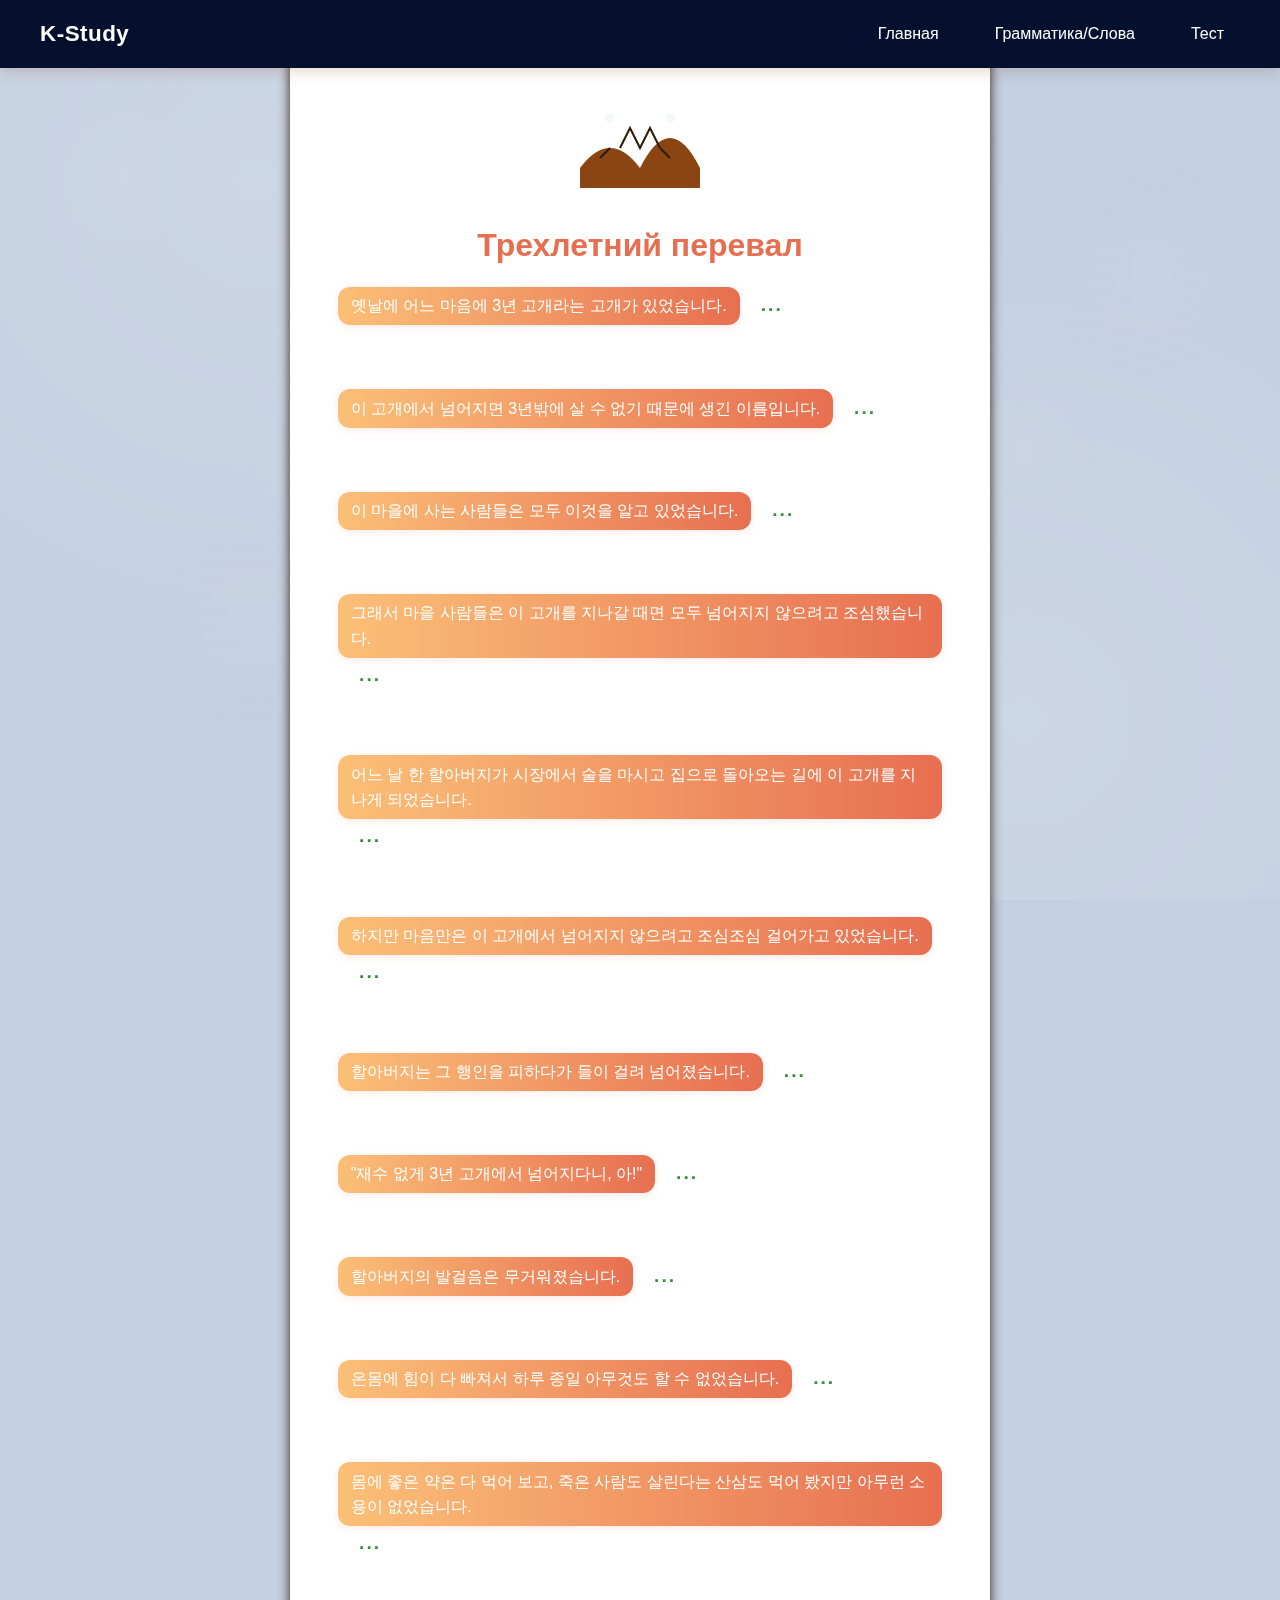
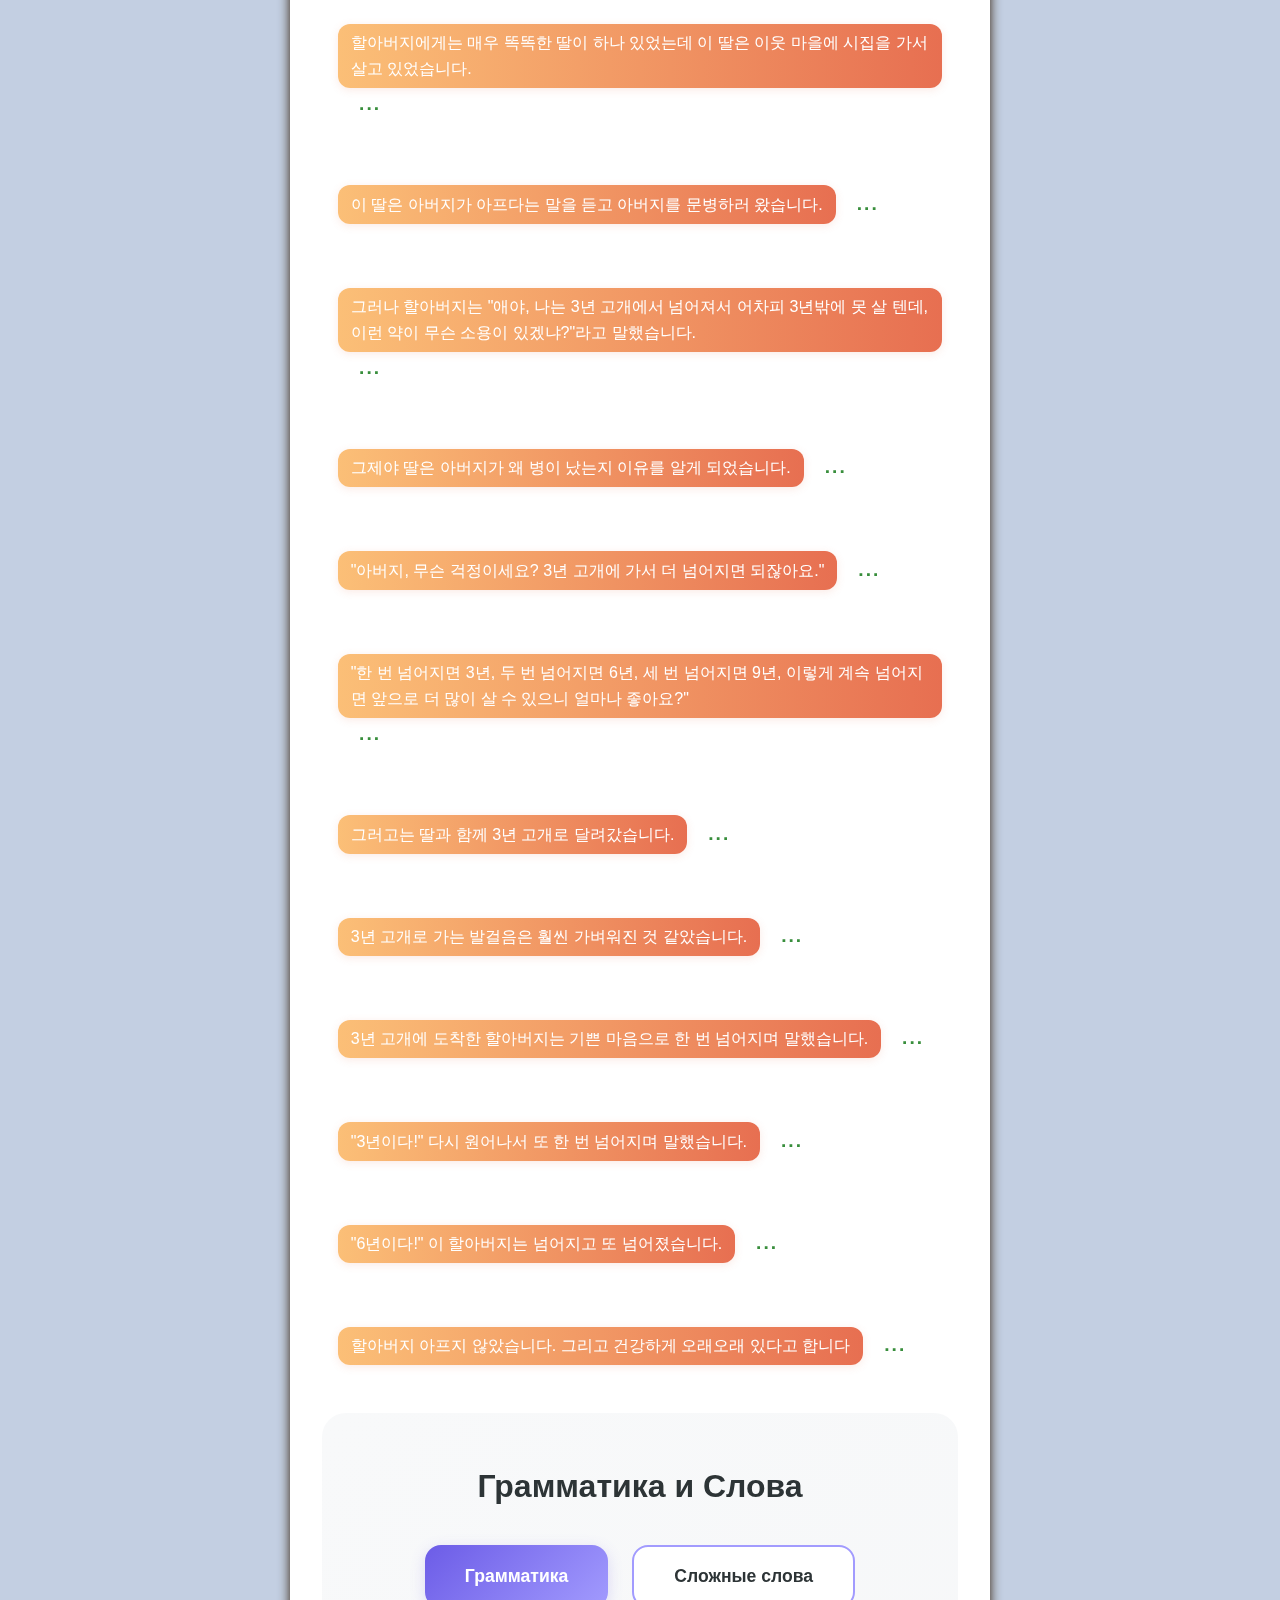
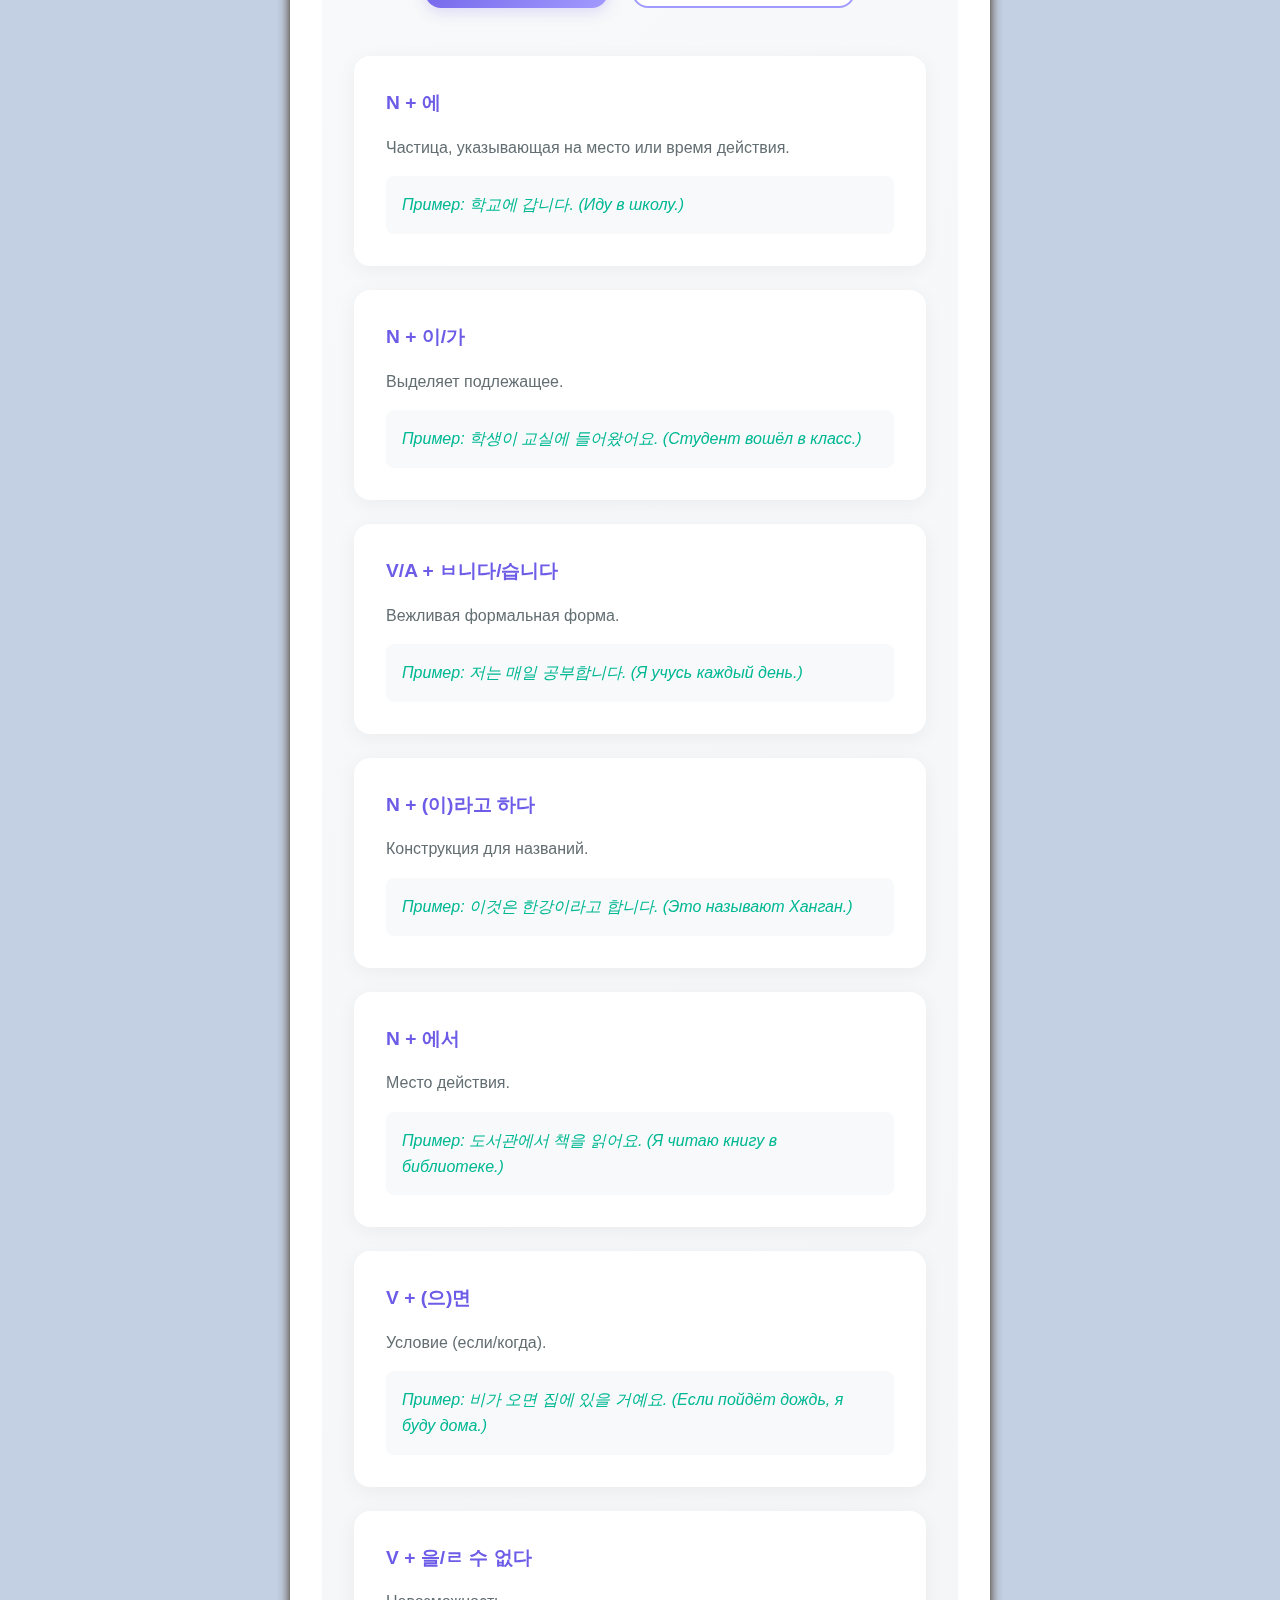
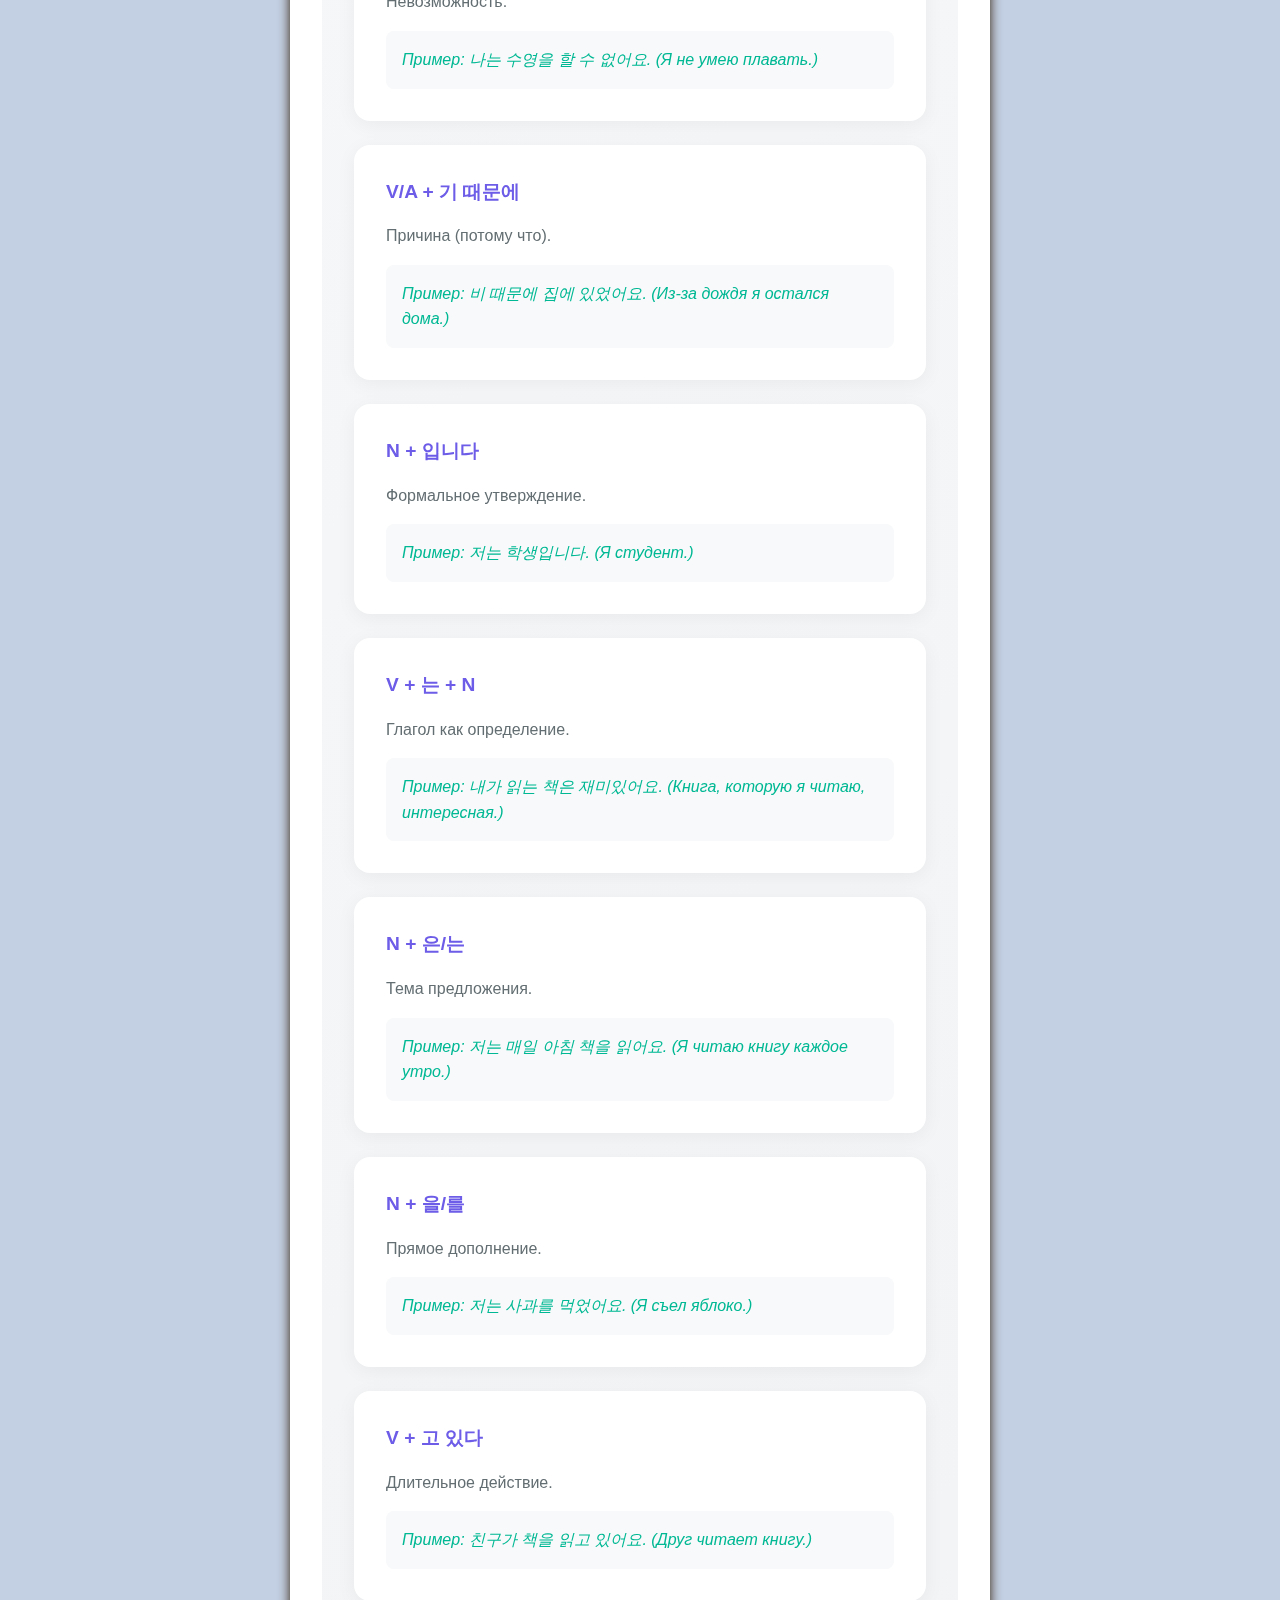
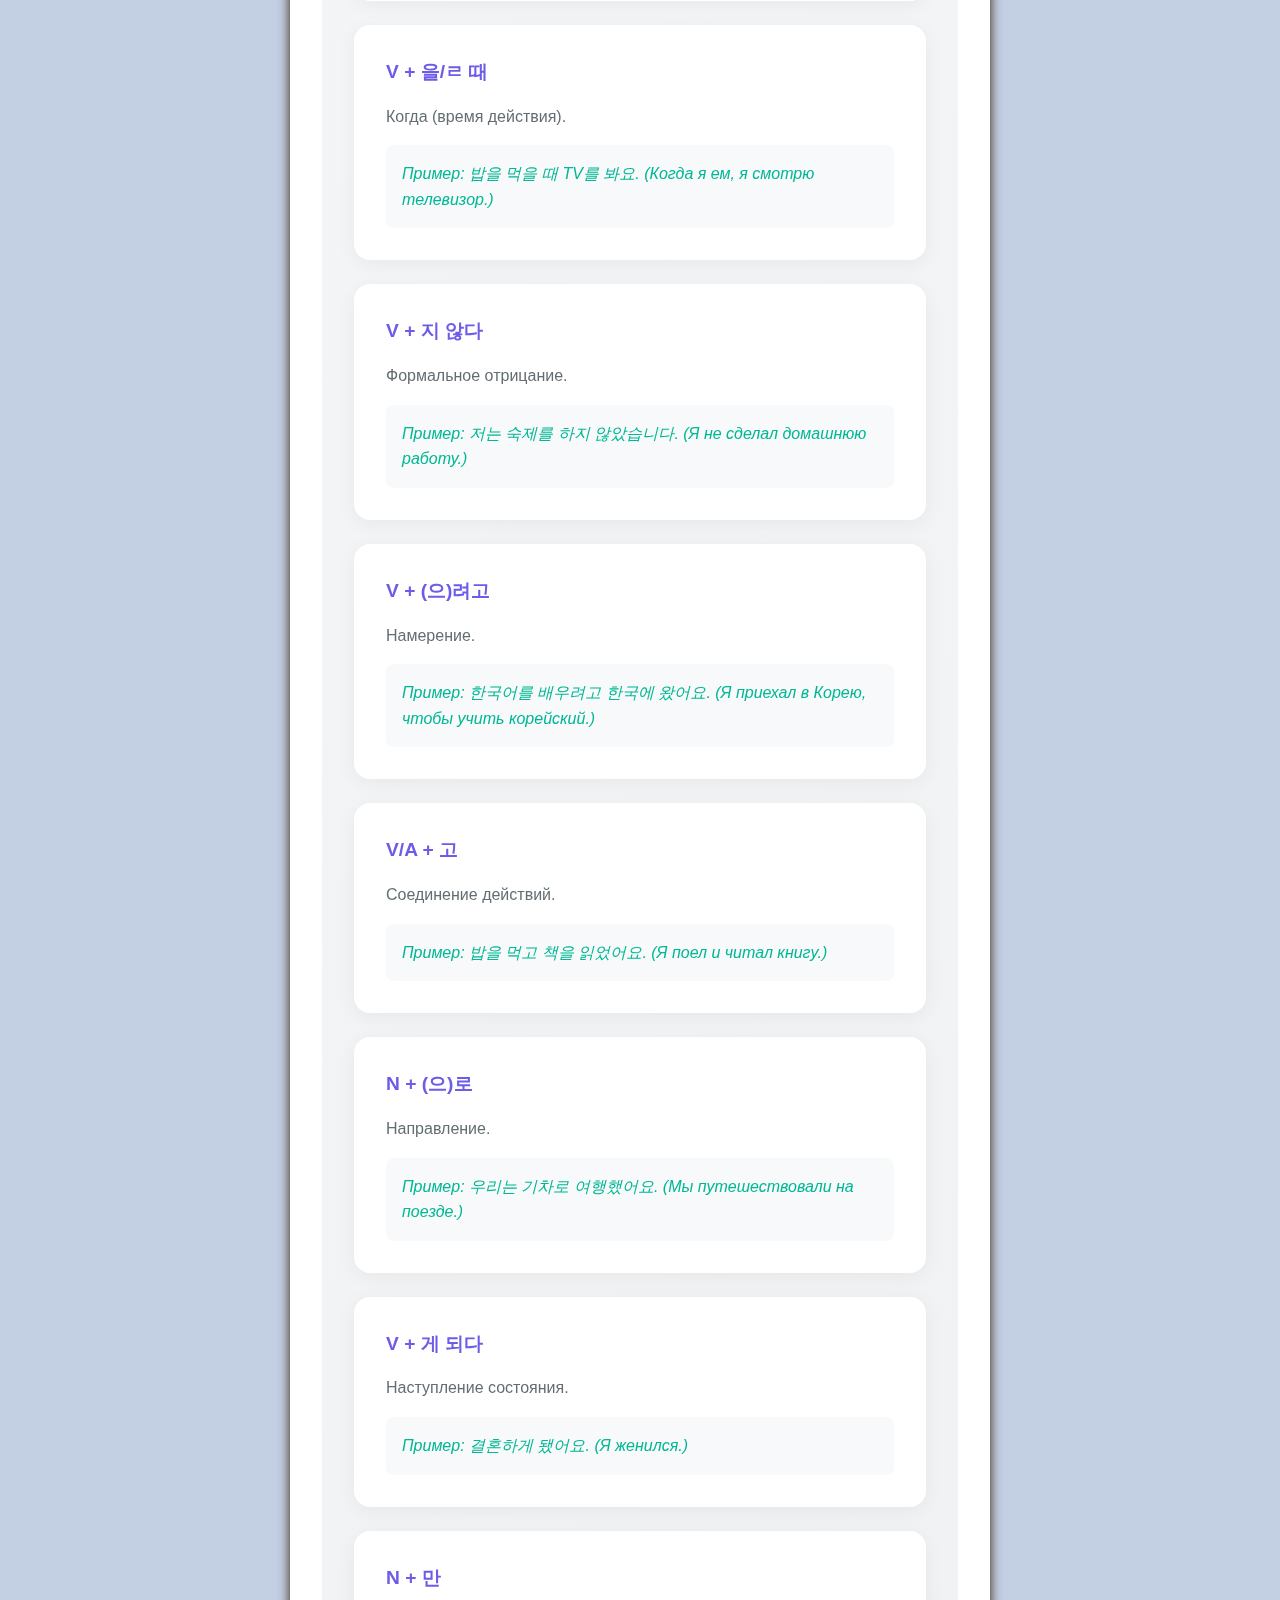
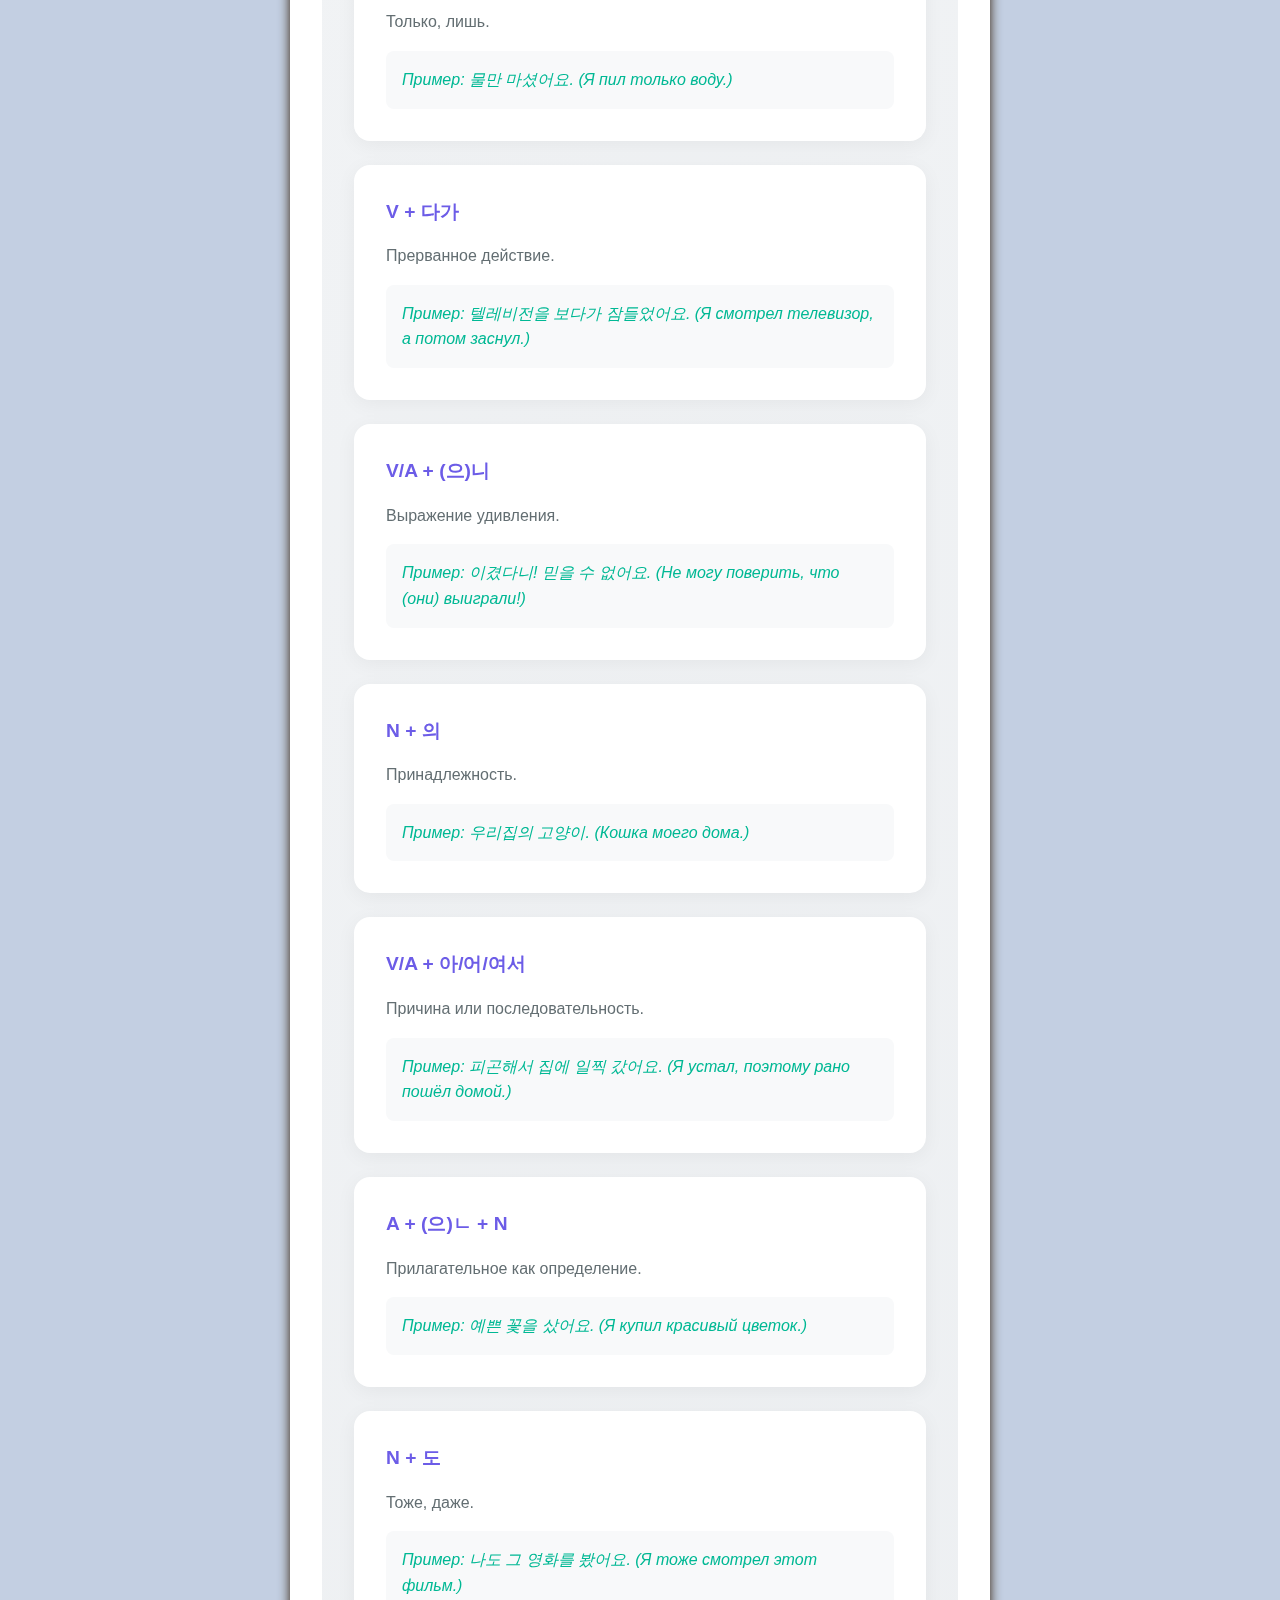
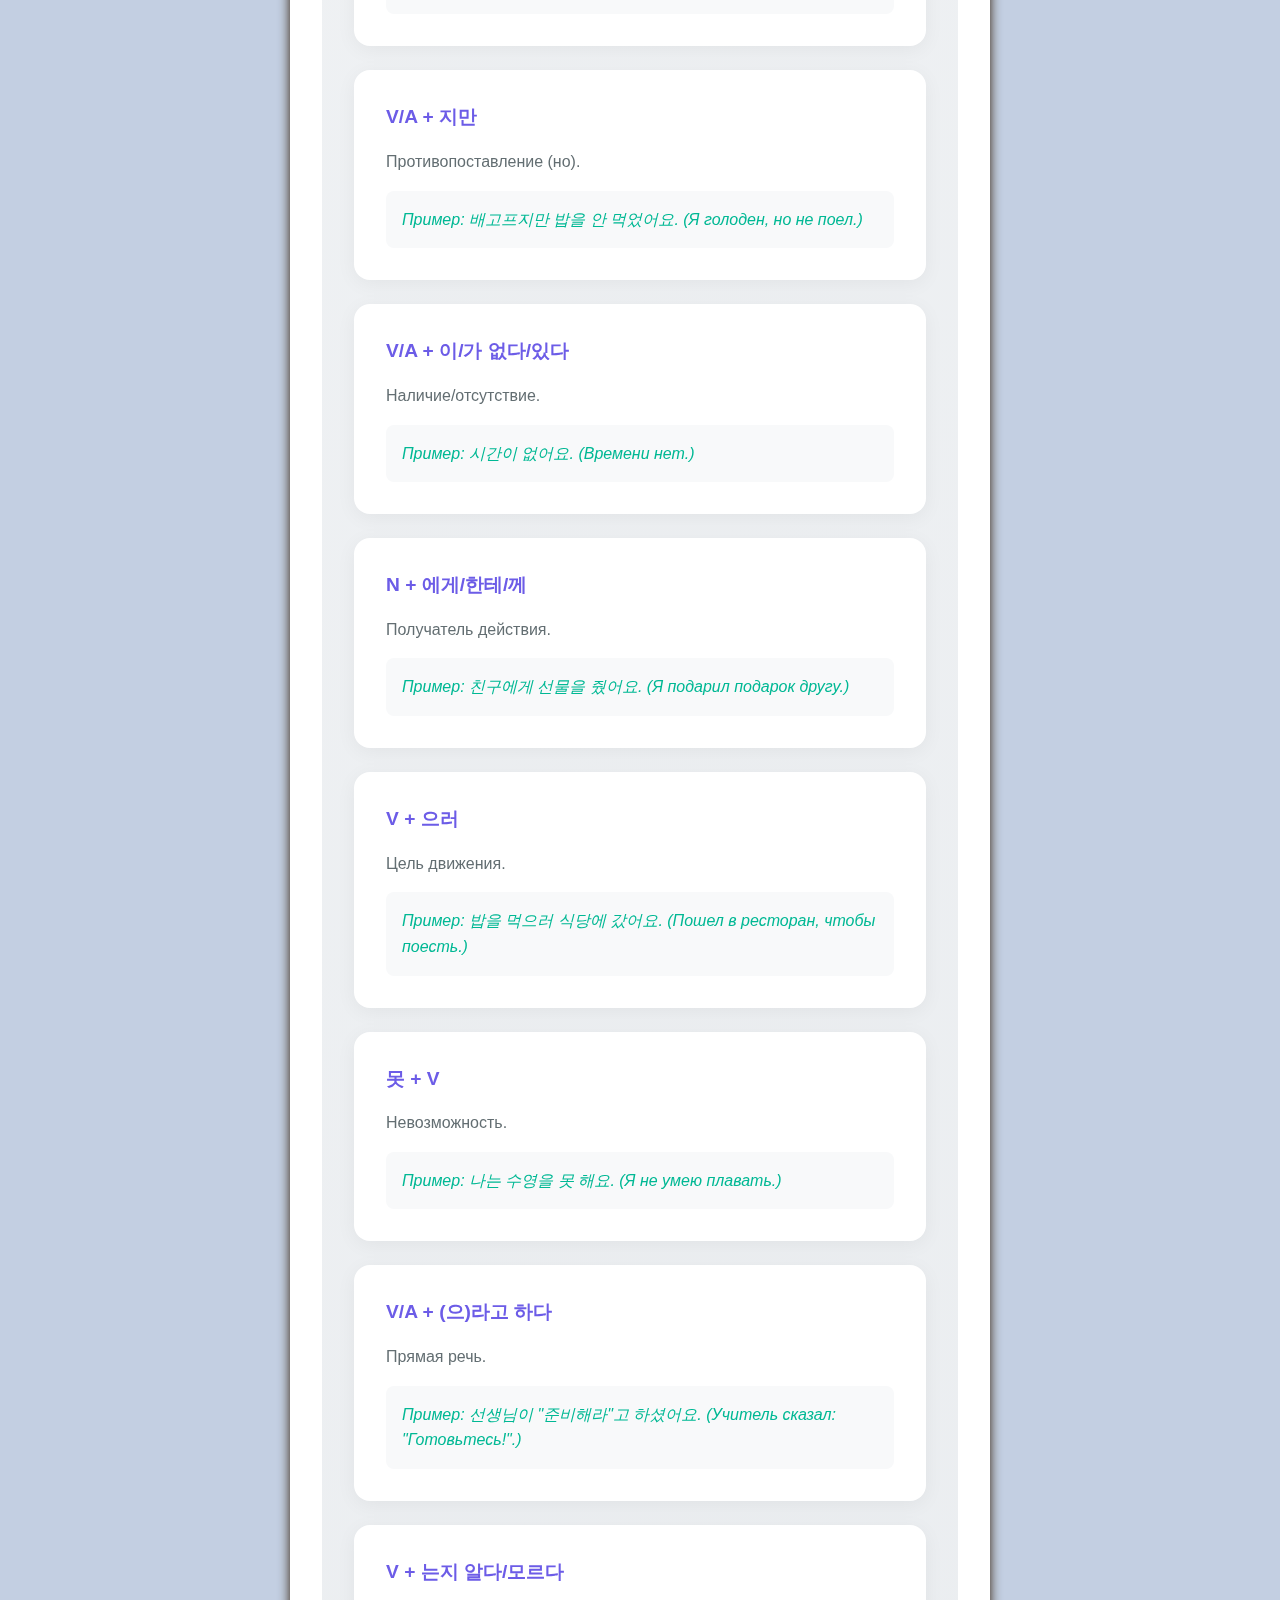
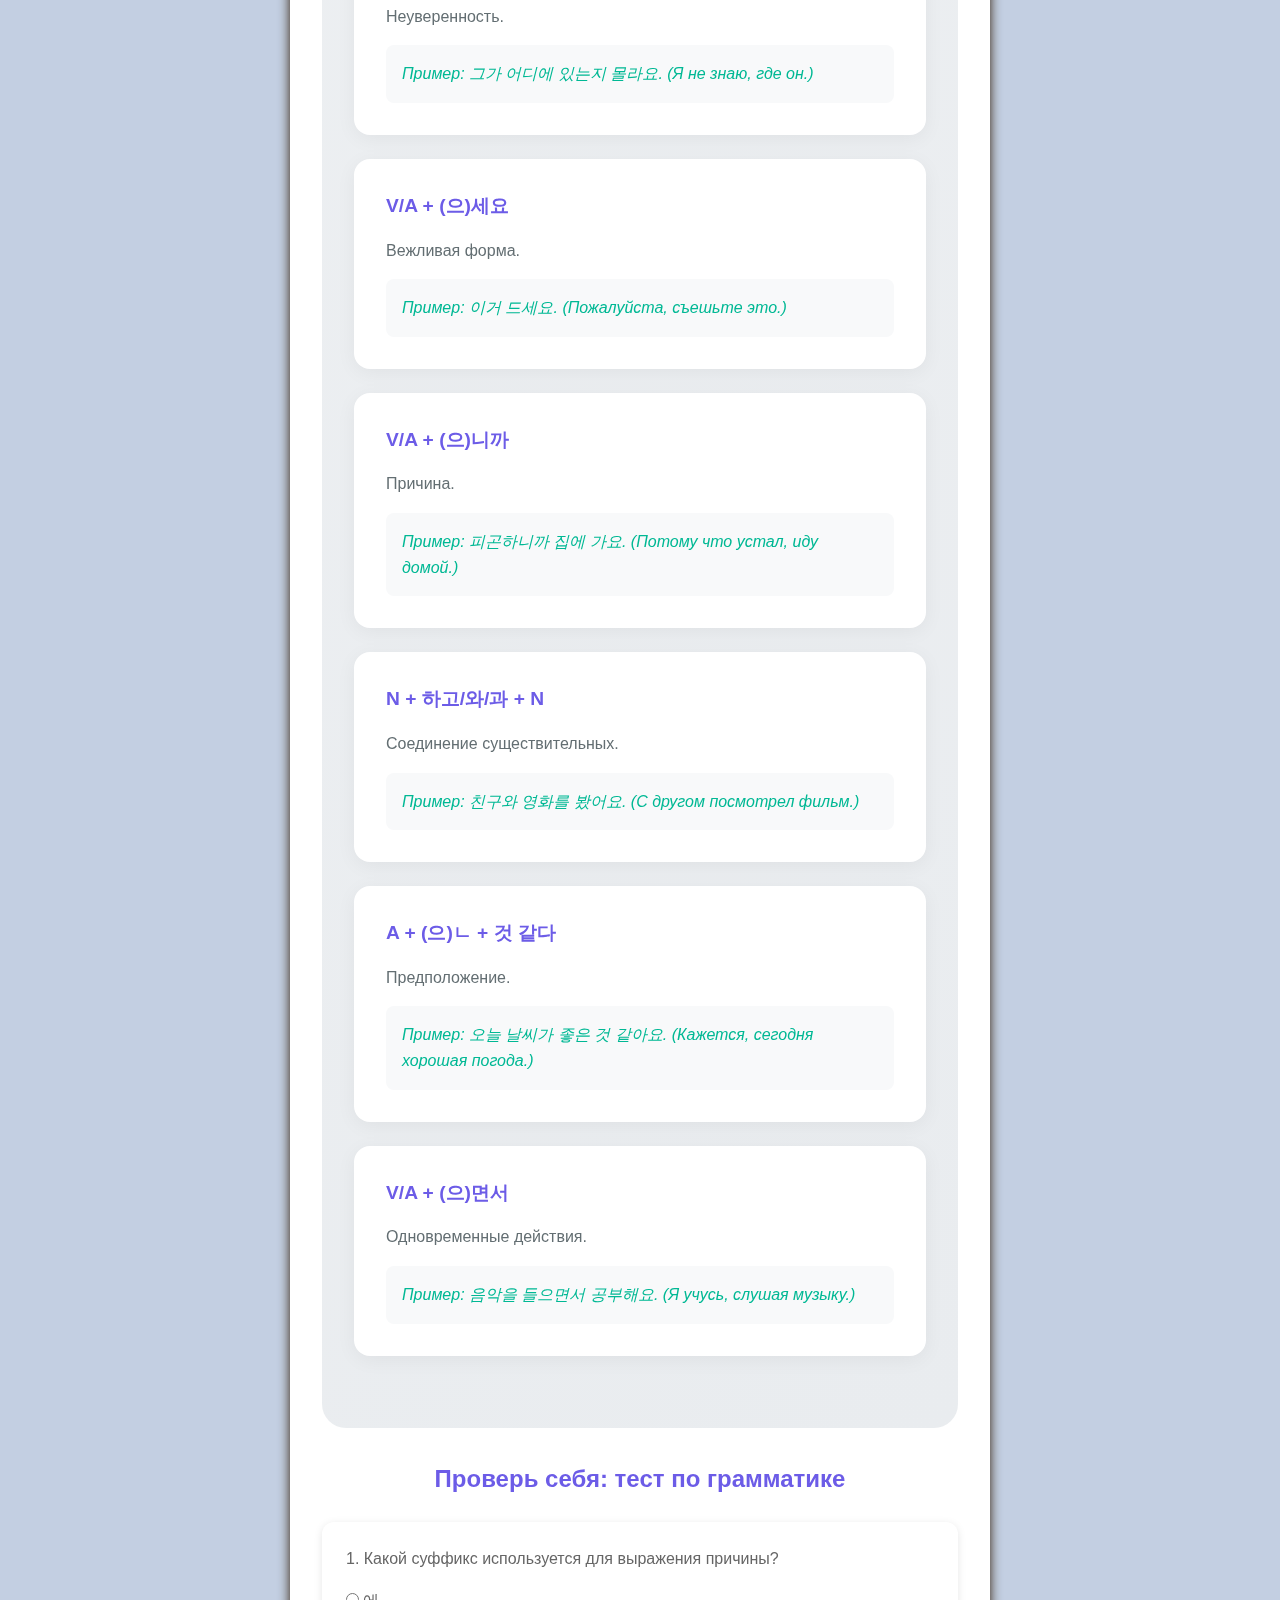
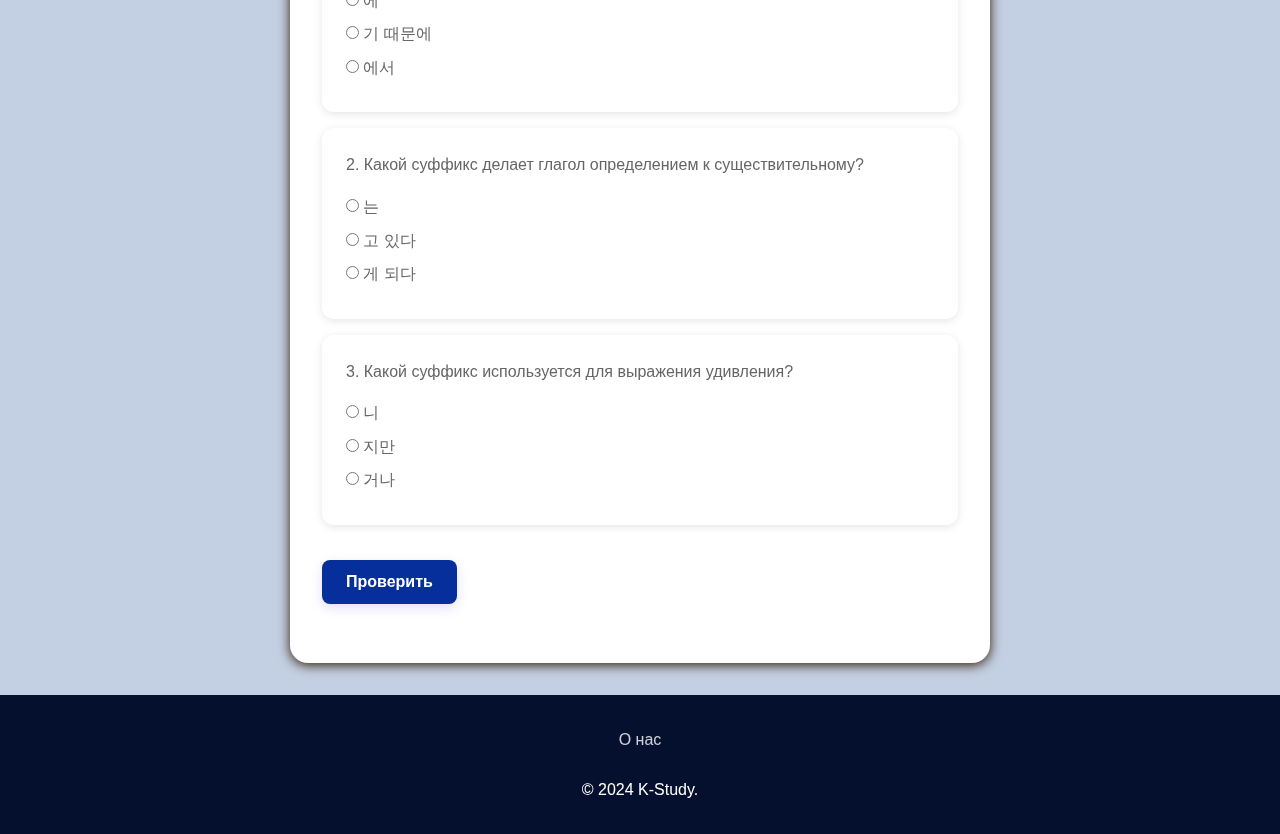
<file: three years.html>
<!DOCTYPE html>
<html lang="ru">
<head>
  <meta charset="UTF-8">
  <meta name="viewport" content="width=device-width, initial-scale=1.0">
  <title>K-Study: Трехлетний перевал</title>
  <link rel="stylesheet" href="styles.css">
  <style>
    body {
      background: linear-gradient(135deg, #c3cfe2 0%, #c3cfe2 50%, #c3cfe2 100%);
      min-height: 100vh;
      margin: 0;
      padding: 0;
    }

    header {
      background: linear-gradient(135deg, #05102e 0%, #05102e 50%, #05102e 100%);
      position: fixed;
      top: 0;
      left: 0;
      right: 0;
      z-index: 1000;
      transition: transform 0.3s ease;
      box-shadow: 0 4px 12px rgba(139, 69, 19, 0.2);
    }

    header.hidden {
      transform: translateY(-100%);
    }

    main {
      margin-top: 80px;
      position: relative;
    }

    main::before {
      content: '';
      position: absolute;
      top: -50px;
      left: 0;
      right: 0;
      height: 50px;
      background: linear-gradient(to bottom, #a0522d, #c3cfe2);
      pointer-events: none;
    }

    footer {
      background: linear-gradient(135deg, #05102e 0%, #05102e 50%, #05102e 100%);
      margin-top: 0;
      padding: 2rem 0;
      position: relative;
    }

    footer::before {
      content: '';
      position: absolute;
      top: -50px;
      left: 0;
      right: 0;
      height: 50px;
      background: linear-gradient(to bottom, #c3cfe2, #05102e);
      pointer-events: none;
    }

    .scroll-to-top {
      background: linear-gradient(135deg, #66d2de 0%, #66d2de 100%);
      color: #fff;
      border: none;
      border-radius: 50%;
      width: 50px;
      height: 50px;
      font-size: 24px;
      cursor: pointer;
      position: fixed;
      bottom: 30px;
      right: 30px;
      display: none;
      transition: all 0.3s ease;
      z-index: 1000;
    }

    .scroll-to-top:hover {
      transform: translateY(-3px);
      background: linear-gradient(135deg, #05102e 0%, #05102e 100%);
    }

    .logo span {
      color: #fff !important;
      text-shadow: 0 2px 4px rgba(0, 0, 0, 0.1);
      font-weight: 900;
      font-size: 1.4rem;
      letter-spacing: 0.5px;
    }

    .tab-panel {
      transition: opacity 0.3s ease, transform 0.3s ease;
      opacity: 1;
      transform: translateY(0);
    }
    
    .tab {
      position: relative;
      overflow: hidden;
    }
    
    .tab::after {
      content: '';
      position: absolute;
      bottom: 0;
      left: 50%;
      width: 0;
      height: 2px;
      transition: all 0.3s ease;
      transform: translateX(-50%);
    }
    
    .tab:hover::after {
      width: 100%;
    }
    
    .tab.active::after {
      width: 100%;
    }
  </style>
</head>
<body>
  <header>
    <nav class="navbar">
      <div class="logo">
        <span>K-Study</span>
      </div>
      <ul class="nav-links">
        <li><a href="index.html">Главная</a></li>
        <li><a href="#grammar-section">Грамматика/Слова</a></li>
        <li><a href="#quiz-section">Тест</a></li>
      </ul>
    </nav>
  </header>
  <main style="max-width: 700px; margin: 3rem auto 2rem auto; background: #fff; border-radius: 18px; box-shadow: 0 2px 12px; padding: 2.5rem 2rem;">
    <div style="text-align:center; margin-bottom: 1.5rem;">
      <svg class="hill-cartoon-img" width="120" height="100" viewBox="0 0 120 100" fill="none" xmlns="http://www.w3.org/2000/svg">
        <path d="M0 80 Q30 40 60 80 Q90 20 120 80 L120 100 L0 100 Z" fill="#8b4513"/>
        <path d="M40 60 L50 40 L60 60 L70 40 L80 60" stroke="#2d1a05" stroke-width="2" fill="none"/>
        <circle cx="30" cy="30" r="5" fill="#f5f7fa"/>
        <circle cx="90" cy="30" r="5" fill="#f5f7fa"/>
        <path d="M20 70 L30 60 M90 70 L80 60" stroke="#2d1a05" stroke-width="2"/>
      </svg>
    </div>
    <h1 style="color: #e76f51; text-align: center;">Трехлетний перевал</h1>
    <div class="story">
      <div class="story-block">
        <span class="kor-tooltip" data-tooltip='<div class="tooltip-main-grammar">N + 에</div><div class="tooltip-expl">Указывает на место или время.</div><div class="tooltip-ex">Пример: 저는 학교에 갑니다. (Я иду в школу.)</div><div class="tooltip-divider"></div><div class="tooltip-grammar">N + 이/가</div><div class="tooltip-expl">Выделяет подлежащее.</div><div class="tooltip-ex">Пример: 학생이 교실에 들어왔어요. (Студент вошёл в класс.)</div><div class="tooltip-divider"></div><div class="tooltip-grammar">V/A + ㅂ니다/습니다</div><div class="tooltip-expl">Вежливая формальная форма.</div><div class="tooltip-ex">Пример: 저는 매일 공부합니다. (Я учусь каждый день.)</div><div class="tooltip-divider"></div><div class="tooltip-grammar">N + (이)라고 하다</div><div class="tooltip-expl">Конструкция для названий.</div><div class="tooltip-ex">Пример: 이것은 한강이라고 합니다. (Это называют Ханган.)</div>'>옛날에 어느 마음에 3년 고개라는 고개가 있었습니다.</span>
        <div class="rus-sentence">Давным-давно в одной деревне был перевал под названием «3년 고개».</div>
      </div>
      <div class="story-block">
        <span class="kor-tooltip" data-tooltip='<div class="tooltip-main-grammar">N + 에서</div><div class="tooltip-expl">Место действия.</div><div class="tooltip-ex">Пример: 도서관에서 책을 읽어요. (Я читаю книгу в библиотеке.)</div><div class="tooltip-divider"></div><div class="tooltip-grammar">V + (으)면</div><div class="tooltip-expl">Условие (если/когда).</div><div class="tooltip-ex">Пример: 비가 오면 집에 있을 거예요. (Если пойдёт дождь, я буду дома.)</div><div class="tooltip-divider"></div><div class="tooltip-grammar">V + 을/ㄹ 수 없다</div><div class="tooltip-expl">Невозможность.</div><div class="tooltip-ex">Пример: 나는 수영을 할 수 없어요. (Я не умею плавать.)</div><div class="tooltip-divider"></div><div class="tooltip-grammar">V/A + 기 때문에</div><div class="tooltip-expl">Причина (потому что).</div><div class="tooltip-ex">Пример: 비 때문에 집에 있었어요. (Из-за дождя я остался дома.)</div><div class="tooltip-divider"></div><div class="tooltip-grammar">N + 입니다</div><div class="tooltip-expl">Формальное утверждение.</div><div class="tooltip-ex">Пример: 저는 학생입니다. (Я студент.)</div>'>이 고개에서 넘어지면 3년밖에 살 수 없기 때문에 생긴 이름입니다.</span>
        <div class="rus-sentence">Это название появилось потому, что, если упасть на этом перевале, можно прожить только три года.</div>
      </div>
      <div class="story-block">
        <span class="kor-tooltip" data-tooltip='<div class="tooltip-main-grammar">V + 는 + N</div><div class="tooltip-expl">Глагол как определение.</div><div class="tooltip-ex">Пример: 내가 읽는 책은 재미있어요. (Книга, которую я читаю, интересная.)</div><div class="tooltip-divider"></div><div class="tooltip-grammar">N + 은/는</div><div class="tooltip-expl">Тема предложения.</div><div class="tooltip-ex">Пример: 저는 매일 아침 책을 읽어요. (Я читаю книгу каждое утро.)</div><div class="tooltip-divider"></div><div class="tooltip-grammar">N + 을/를</div><div class="tooltip-expl">Прямое дополнение.</div><div class="tooltip-ex">Пример: 저는 사과를 먹었어요. (Я съел яблоко.)</div><div class="tooltip-divider"></div><div class="tooltip-grammar">V + 고 있다</div><div class="tooltip-expl">Длительное действие.</div><div class="tooltip-ex">Пример: 친구가 책을 읽고 있어요. (Друг читает книгу.)</div>'>이 마을에 사는 사람들은 모두 이것을 알고 있었습니다.</span>
        <div class="rus-sentence">Люди, живущие в этой деревне, все знали об этом.</div>
      </div>
      <div class="story-block">
        <span class="kor-tooltip" data-tooltip='<div class="tooltip-main-grammar">V + 을/ㄹ 때</div><div class="tooltip-expl">Когда (время действия).</div><div class="tooltip-ex">Пример: 밥을 먹을 때 TV를 봐요. (Когда я ем, я смотрю телевизор.)</div><div class="tooltip-divider"></div><div class="tooltip-grammar">V + 지 않다</div><div class="tooltip-expl">Формальное отрицание.</div><div class="tooltip-ex">Пример: 저는 숙제를 하지 않았습니다. (Я не сделал домашнюю работу.)</div><div class="tooltip-divider"></div><div class="tooltip-grammar">V + (으)려고</div><div class="tooltip-expl">Намерение.</div><div class="tooltip-ex">Пример: 한국어를 배우려고 한국에 왔어요. (Я приехал в Корею, чтобы учить корейский.)</div>'>그래서 마을 사람들은 이 고개를 지나갈 때면 모두 넘어지지 않으려고 조심했습니다.</span>
        <div class="rus-sentence">Поэтому люди деревни, когда проходили через этот перевал, все старались не споткнуться.</div>
      </div>
      <div class="story-block">
        <span class="kor-tooltip" data-tooltip='<div class="tooltip-main-grammar">V/A + 고</div><div class="tooltip-expl">Соединение действий.</div><div class="tooltip-ex">Пример: 밥을 먹고 책을 읽었어요. (Я поел и читал книгу.)</div><div class="tooltip-divider"></div><div class="tooltip-grammar">N + (으)로</div><div class="tooltip-expl">Направление.</div><div class="tooltip-ex">Пример: 우리는 기차로 여행했어요. (Мы путешествовали на поезде.)</div><div class="tooltip-divider"></div><div class="tooltip-grammar">V + 게 되다</div><div class="tooltip-expl">Наступление состояния.</div><div class="tooltip-ex">Пример: 결혼하게 됐어요. (Я женился.)</div>'>어느 날 한 할아버지가 시장에서 술을 마시고 집으로 돌아오는 길에 이 고개를 지나게 되었습니다.</span>
        <div class="rus-sentence">Однажды один дедушка, выпив в рынке, возвращался домой и проходил (мимо) этот перевал.</div>
      </div>
      <div class="story-block">
        <span class="kor-tooltip" data-tooltip='<div class="tooltip-main-grammar">N + 만</div><div class="tooltip-expl">Только, лишь.</div><div class="tooltip-ex">Пример: 물만 마셨어요. (Я пил только воду.)</div>'>하지만 마음만은 이 고개에서 넘어지지 않으려고 조심조심 걸어가고 있었습니다.</span>
        <div class="rus-sentence">Но (хоть) в душе он старался, он осторожно шел, чтобы не упасть на этом перевале.</div>
      </div>
      <div class="story-block">
        <span class="kor-tooltip" data-tooltip='<div class="tooltip-main-grammar">V + 다가</div><div class="tooltip-expl">Прерванное действие.</div><div class="tooltip-ex">Пример: 텔레비전을 보다가 잠들었어요. (Я смотрел телевизор, а потом заснул.)</div>'>할아버지는 그 행인을 피하다가 들이 걸려 넘어졌습니다.</span>
        <div class="rus-sentence">Дедушка, пытаясь увернуться от этого прохожего, споткнулся и упал.</div>
      </div>
      <div class="story-block">
        <span class="kor-tooltip" data-tooltip='<div class="tooltip-main-grammar">V/A + (으)니</div><div class="tooltip-expl">Выражение удивления.</div><div class="tooltip-ex">Пример: 이겼다니! 믿을 수 없어요. (Не могу поверить, что (они) выиграли!)</div>'>"재수 없게 3년 고개에서 넘어지다니, 아!"</span>
        <div class="rus-sentence">"Как невезуче --- упасть с 3년 고개! Ах!"</div>
      </div>
      <div class="story-block">
        <span class="kor-tooltip" data-tooltip='<div class="tooltip-main-grammar">N + 의</div><div class="tooltip-expl">Принадлежность.</div><div class="tooltip-ex">Пример: 우리집의 고양이. (Кошка моего дома.)</div>'>할아버지의 발걸음은 무거워졌습니다.</span>
        <div class="rus-sentence">Шаги дедушки стали тяжелыми.</div>
      </div>
      <div class="story-block">
        <span class="kor-tooltip" data-tooltip='<div class="tooltip-main-grammar">V/A + 아/어/여서</div><div class="tooltip-expl">Причина или последовательность.</div><div class="tooltip-ex">Пример: 피곤해서 집에 일찍 갔어요. (Я устал, поэтому рано пошёл домой.)</div>'>온몸에 힘이 다 빠져서 하루 종일 아무것도 할 수 없었습니다.</span>
        <div class="rus-sentence">У него весь организм был опустошен, и целый день он ни чего не мог делать.</div>
      </div>
      <div class="story-block">
        <span class="kor-tooltip" data-tooltip='<div class="tooltip-main-grammar">A + (으)ㄴ + N</div><div class="tooltip-expl">Прилагательное как определение.</div><div class="tooltip-ex">Пример: 예쁜 꽃을 샀어요. (Я купил красивый цветок.)</div><div class="tooltip-divider"></div><div class="tooltip-grammar">N + 도</div><div class="tooltip-expl">Тоже, даже.</div><div class="tooltip-ex">Пример: 나도 그 영화를 봤어요. (Я тоже смотрел этот фильм.)</div><div class="tooltip-divider"></div><div class="tooltip-grammar">V/A + 지만</div><div class="tooltip-expl">Противопоставление (но).</div><div class="tooltip-ex">Пример: 배고프지만 밥을 안 먹었어요. (Я голоден, но не поел.)</div><div class="tooltip-divider"></div><div class="tooltip-grammar">V/A + 이/가 없다/있다</div><div class="tooltip-expl">Наличие/отсутствие.</div><div class="tooltip-ex">Пример: 시간이 없어요. (Времени нет.)</div>'>몸에 좋은 약은 다 먹어 보고, 죽은 사람도 살린다는 산삼도 먹어 봤지만 아무런 소용이 없었습니다.</span>
        <div class="rus-sentence">Он перепробовал все целебные травы, которые были полезны для организма, пил даже сансам, который, говорят, воскресил мертвых, но всё было бесполезно.</div>
      </div>
      <div class="story-block">
        <span class="kor-tooltip" data-tooltip='<div class="tooltip-main-grammar">N + 에게/한테/께</div><div class="tooltip-expl">Получатель действия.</div><div class="tooltip-ex">Пример: 친구에게 선물을 줬어요. (Я подарил подарок другу.)</div>'>할아버지에게는 매우 똑똑한 딸이 하나 있었는데 이 딸은 이웃 마을에 시집을 가서 살고 있었습니다.</span>
        <div class="rus-sentence">У дедушки была очень умная дочь, которая вышла замуж и жила в соседней деревне.</div>
      </div>
      <div class="story-block">
        <span class="kor-tooltip" data-tooltip='<div class="tooltip-main-grammar">V + 으러</div><div class="tooltip-expl">Цель движения.</div><div class="tooltip-ex">Пример: 밥을 먹으러 식당에 갔어요. (Пошел в ресторан, чтобы поесть.)</div>'>이 딸은 아버지가 아프다는 말을 듣고 아버지를 문병하러 왔습니다.</span>
        <div class="rus-sentence">Эта дочь услышала, что отец болен, и пришла проведать его в больницу.</div>
      </div>
      <div class="story-block">
        <span class="kor-tooltip" data-tooltip='<div class="tooltip-main-grammar">못 + V</div><div class="tooltip-expl">Невозможность.</div><div class="tooltip-ex">Пример: 나는 수영을 못 해요. (Я не умею плавать.)</div><div class="tooltip-divider"></div><div class="tooltip-grammar">V/A + (으)라고 하다</div><div class="tooltip-expl">Прямая речь.</div><div class="tooltip-ex">Пример: 선생님이 "준비해라"고 하셨어요. (Учитель сказал: "Готовьтесь!".)</div>'>그러나 할아버지는 "애야, 나는 3년 고개에서 넘어져서 어차피 3년밖에 못 살 텐데, 이런 약이 무슨 소용이 있겠냐?"라고 말했습니다.</span>
        <div class="rus-sentence">Но дедушка сказал: "Дитя, я ведь упал на 3년 고개, и всё равно проживу только три года. Для чего мне эти лекарства?"</div>
      </div>
      <div class="story-block">
        <span class="kor-tooltip" data-tooltip='<div class="tooltip-main-grammar">V + 는지 알다/모르다</div><div class="tooltip-expl">Неуверенность.</div><div class="tooltip-ex">Пример: 그가 어디에 있는지 몰라요. (Я не знаю, где он.)</div>'>그제야 딸은 아버지가 왜 병이 났는지 이유를 알게 되었습니다.</span>
        <div class="rus-sentence">Только тогда дочь поняла, почему отец заболел.</div>
      </div>
      <div class="story-block">
        <span class="kor-tooltip" data-tooltip='<div class="tooltip-main-grammar">V/A + (으)세요</div><div class="tooltip-expl">Вежливая форма.</div><div class="tooltip-ex">Пример: 이거 드세요. (Пожалуйста, съешьте это.)</div>'>"아버지, 무슨 걱정이세요? 3년 고개에 가서 더 넘어지면 되잖아요."</span>
        <div class="rus-sentence">"Отец, почему ты волнуешься? Пойди на перевал 3년 고개 и еще раз упади --- ведь тогда сможешь прожить дольше!"</div>
      </div>
      <div class="story-block">
        <span class="kor-tooltip" data-tooltip='<div class="tooltip-main-grammar">V/A + (으)니까</div><div class="tooltip-expl">Причина.</div><div class="tooltip-ex">Пример: 피곤하니까 집에 가요. (Потому что устал, иду домой.)</div>'>"한 번 넘어지면 3년, 두 번 넘어지면 6년, 세 번 넘어지면 9년, 이렇게 계속 넘어지면 앞으로 더 많이 살 수 있으니 얼마나 좋아요?"</span>
        <div class="rus-sentence">"Если раз упасть --- три года, если два раза --- шесть лет, если три раза --- девять лет; так, падая снова и снова, ты сможешь жить гораздо дольше --- разве это не замечательно?"</div>
      </div>
      <div class="story-block">
        <span class="kor-tooltip" data-tooltip='<div class="tooltip-main-grammar">N + 하고/와/과 + N</div><div class="tooltip-expl">Соединение существительных.</div><div class="tooltip-ex">Пример: 친구와 영화를 봤어요. (С другом посмотрел фильм.)</div>'>그러고는 딸과 함께 3년 고개로 달려갔습니다.</span>
        <div class="rus-sentence">Затем он вместе с дочерью помчался к перевалу 3년 고개.</div>
      </div>
      <div class="story-block">
        <span class="kor-tooltip" data-tooltip='<div class="tooltip-main-grammar">A + (으)ㄴ + 것 같다</div><div class="tooltip-expl">Предположение.</div><div class="tooltip-ex">Пример: 오늘 날씨가 좋은 것 같아요. (Кажется, сегодня хорошая погода.)</div>'>3년 고개로 가는 발걸음은 훨씬 가벼워진 것 같았습니다.</span>
        <div class="rus-sentence">Шаги по направлению к перевалу 3년 고개 казались намного легче.</div>
      </div>
      <div class="story-block">
        <span class="kor-tooltip" data-tooltip='<div class="tooltip-main-grammar">V/A + (으)면서</div><div class="tooltip-expl">Одновременные действия.</div><div class="tooltip-ex">Пример: 음악을 들으면서 공부해요. (Я учусь, слушая музыку.)</div>'>3년 고개에 도착한 할아버지는 기쁜 마음으로 한 번 넘어지며 말했습니다.</span>
        <div class="rus-sentence">Достигнув перевала 3년 고개, дедушка с радостным сердцем один раз споткнулся и сказал:</div>
      </div>
      <div class="story-block">
        <span class="kor-tooltip" data-tooltip=''>"3년이다!" 다시 원어나서 또 한 번 넘어지며 말했습니다.</span>
        <div class="rus-sentence">"Три года!" Снова он встал и еще раз споткнулся, говоря:</div>
      </div>
      <div class="story-block">
        <span class="kor-tooltip" data-tooltip=''>"6년이다!" 이 할아버지는 넘어지고 또 넘어졌습니다.</span>
        <div class="rus-sentence">"Шесть лет!" И он снова падал и снова падал.</div>
      </div>
      <div class="story-block">
        <span class="kor-tooltip" data-tooltip=''>할아버지 아프지 않았습니다. 그리고 건강하게 오래오래 있다고 합니다</span>
        <div class="rus-sentence">Дедушка не болеет. И, говорят, он живет здоровым и долгим счастьем.</div>
      </div>
    </div>  

    <section class="grammar-section" id="grammar-section" style="background: linear-gradient(135deg, #f8f9fa 0%, #e9ecef 100%); padding: 3rem 2rem; border-radius: 24px; margin: 2rem 0;">
      <h2 style="text-align: center; color: #2d3436; font-size: 2rem; margin-bottom: 2rem; font-weight: 700;">Грамматика и Слова</h2>
      <div class="tabs" style="display: flex; justify-content: center; gap: 1.5rem; margin-bottom: 3rem;">
        <button class="tab active" data-tab="grammar" style="background: linear-gradient(135deg, #6c5ce7 0%, #a29bfe 100%); color: white; border: none; padding: 1.2rem 2.5rem; border-radius: 16px; cursor: pointer; font-weight: 600; transition: all 0.3s ease; box-shadow: 0 4px 15px rgba(108, 92, 231, 0.2); font-size: 1.1rem;">Грамматика</button>
        <button class="tab" data-tab="words" style="background: white; color: #2d3436; border: 2px solid #a29bfe; padding: 1.2rem 2.5rem; border-radius: 16px; cursor: pointer; font-weight: 600; transition: all 0.3s ease; font-size: 1.1rem;">Сложные слова</button>
      </div>
      <div class="tabs-content" style="max-width: 800px; margin: 0 auto;">
        <div class="tab-panel" id="tab-grammar" style="display:block;">
          <div class="card" style="background: white; border-radius: 16px; padding: 2rem; margin-bottom: 1.5rem; box-shadow: 0 4px 20px rgba(0,0,0,0.05); transition: transform 0.3s ease, box-shadow 0.3s ease;">
            <div class="card-title" style="color: #6c5ce7; font-weight: 700; margin-bottom: 1rem; font-size: 1.2rem;">N + 에</div>
            <div class="card-desc" style="color: #636e72; margin-bottom: 1rem; line-height: 1.6;">Частица, указывающая на место или время действия.</div>
            <div class="card-ex" style="color: #00b894; font-style: italic; background: #f8f9fa; padding: 1rem; border-radius: 8px;">Пример: 학교에 갑니다. (Иду в школу.)</div>
          </div>
          <div class="card" style="background: white; border-radius: 16px; padding: 2rem; margin-bottom: 1.5rem; box-shadow: 0 4px 20px rgba(0,0,0,0.05); transition: transform 0.3s ease, box-shadow 0.3s ease;">
            <div class="card-title" style="color: #6c5ce7; font-weight: 700; margin-bottom: 1rem; font-size: 1.2rem;">N + 이/가</div>
            <div class="card-desc" style="color: #636e72; margin-bottom: 1rem; line-height: 1.6;">Выделяет подлежащее.</div>
            <div class="card-ex" style="color: #00b894; font-style: italic; background: #f8f9fa; padding: 1rem; border-radius: 8px;">Пример: 학생이 교실에 들어왔어요. (Студент вошёл в класс.)</div>
          </div>
          <div class="card" style="background: white; border-radius: 16px; padding: 2rem; margin-bottom: 1.5rem; box-shadow: 0 4px 20px rgba(0,0,0,0.05); transition: transform 0.3s ease, box-shadow 0.3s ease;">
            <div class="card-title" style="color: #6c5ce7; font-weight: 700; margin-bottom: 1rem; font-size: 1.2rem;">V/A + ㅂ니다/습니다</div>
            <div class="card-desc" style="color: #636e72; margin-bottom: 1rem; line-height: 1.6;">Вежливая формальная форма.</div>
            <div class="card-ex" style="color: #00b894; font-style: italic; background: #f8f9fa; padding: 1rem; border-radius: 8px;">Пример: 저는 매일 공부합니다. (Я учусь каждый день.)</div>
          </div>
          <div class="card" style="background: white; border-radius: 16px; padding: 2rem; margin-bottom: 1.5rem; box-shadow: 0 4px 20px rgba(0,0,0,0.05); transition: transform 0.3s ease, box-shadow 0.3s ease;">
            <div class="card-title" style="color: #6c5ce7; font-weight: 700; margin-bottom: 1rem; font-size: 1.2rem;">N + (이)라고 하다</div>
            <div class="card-desc" style="color: #636e72; margin-bottom: 1rem; line-height: 1.6;">Конструкция для названий.</div>
            <div class="card-ex" style="color: #00b894; font-style: italic; background: #f8f9fa; padding: 1rem; border-radius: 8px;">Пример: 이것은 한강이라고 합니다. (Это называют Ханган.)</div>
          </div>
          <div class="card" style="background: white; border-radius: 16px; padding: 2rem; margin-bottom: 1.5rem; box-shadow: 0 4px 20px rgba(0,0,0,0.05); transition: transform 0.3s ease, box-shadow 0.3s ease;">
            <div class="card-title" style="color: #6c5ce7; font-weight: 700; margin-bottom: 1rem; font-size: 1.2rem;">N + 에서</div>
            <div class="card-desc" style="color: #636e72; margin-bottom: 1rem; line-height: 1.6;">Место действия.</div>
            <div class="card-ex" style="color: #00b894; font-style: italic; background: #f8f9fa; padding: 1rem; border-radius: 8px;">Пример: 도서관에서 책을 읽어요. (Я читаю книгу в библиотеке.)</div>
          </div>
          <div class="card" style="background: white; border-radius: 16px; padding: 2rem; margin-bottom: 1.5rem; box-shadow: 0 4px 20px rgba(0,0,0,0.05); transition: transform 0.3s ease, box-shadow 0.3s ease;">
            <div class="card-title" style="color: #6c5ce7; font-weight: 700; margin-bottom: 1rem; font-size: 1.2rem;">V + (으)면</div>
            <div class="card-desc" style="color: #636e72; margin-bottom: 1rem; line-height: 1.6;">Условие (если/когда).</div>
            <div class="card-ex" style="color: #00b894; font-style: italic; background: #f8f9fa; padding: 1rem; border-radius: 8px;">Пример: 비가 오면 집에 있을 거예요. (Если пойдёт дождь, я буду дома.)</div>
          </div>
          <div class="card" style="background: white; border-radius: 16px; padding: 2rem; margin-bottom: 1.5rem; box-shadow: 0 4px 20px rgba(0,0,0,0.05); transition: transform 0.3s ease, box-shadow 0.3s ease;">
            <div class="card-title" style="color: #6c5ce7; font-weight: 700; margin-bottom: 1rem; font-size: 1.2rem;">V + 을/ㄹ 수 없다</div>
            <div class="card-desc" style="color: #636e72; margin-bottom: 1rem; line-height: 1.6;">Невозможность.</div>
            <div class="card-ex" style="color: #00b894; font-style: italic; background: #f8f9fa; padding: 1rem; border-radius: 8px;">Пример: 나는 수영을 할 수 없어요. (Я не умею плавать.)</div>
          </div>
          <div class="card" style="background: white; border-radius: 16px; padding: 2rem; margin-bottom: 1.5rem; box-shadow: 0 4px 20px rgba(0,0,0,0.05); transition: transform 0.3s ease, box-shadow 0.3s ease;">
            <div class="card-title" style="color: #6c5ce7; font-weight: 700; margin-bottom: 1rem; font-size: 1.2rem;">V/A + 기 때문에</div>
            <div class="card-desc" style="color: #636e72; margin-bottom: 1rem; line-height: 1.6;">Причина (потому что).</div>
            <div class="card-ex" style="color: #00b894; font-style: italic; background: #f8f9fa; padding: 1rem; border-radius: 8px;">Пример: 비 때문에 집에 있었어요. (Из-за дождя я остался дома.)</div>
          </div>
          <div class="card" style="background: white; border-radius: 16px; padding: 2rem; margin-bottom: 1.5rem; box-shadow: 0 4px 20px rgba(0,0,0,0.05); transition: transform 0.3s ease, box-shadow 0.3s ease;">
            <div class="card-title" style="color: #6c5ce7; font-weight: 700; margin-bottom: 1rem; font-size: 1.2rem;">N + 입니다</div>
            <div class="card-desc" style="color: #636e72; margin-bottom: 1rem; line-height: 1.6;">Формальное утверждение.</div>
            <div class="card-ex" style="color: #00b894; font-style: italic; background: #f8f9fa; padding: 1rem; border-radius: 8px;">Пример: 저는 학생입니다. (Я студент.)</div>
          </div>
          <div class="card" style="background: white; border-radius: 16px; padding: 2rem; margin-bottom: 1.5rem; box-shadow: 0 4px 20px rgba(0,0,0,0.05); transition: transform 0.3s ease, box-shadow 0.3s ease;">
            <div class="card-title" style="color: #6c5ce7; font-weight: 700; margin-bottom: 1rem; font-size: 1.2rem;">V + 는 + N</div>
            <div class="card-desc" style="color: #636e72; margin-bottom: 1rem; line-height: 1.6;">Глагол как определение.</div>
            <div class="card-ex" style="color: #00b894; font-style: italic; background: #f8f9fa; padding: 1rem; border-radius: 8px;">Пример: 내가 읽는 책은 재미있어요. (Книга, которую я читаю, интересная.)</div>
          </div>
          <div class="card" style="background: white; border-radius: 16px; padding: 2rem; margin-bottom: 1.5rem; box-shadow: 0 4px 20px rgba(0,0,0,0.05); transition: transform 0.3s ease, box-shadow 0.3s ease;">
            <div class="card-title" style="color: #6c5ce7; font-weight: 700; margin-bottom: 1rem; font-size: 1.2rem;">N + 은/는</div>
            <div class="card-desc" style="color: #636e72; margin-bottom: 1rem; line-height: 1.6;">Тема предложения.</div>
            <div class="card-ex" style="color: #00b894; font-style: italic; background: #f8f9fa; padding: 1rem; border-radius: 8px;">Пример: 저는 매일 아침 책을 읽어요. (Я читаю книгу каждое утро.)</div>
          </div>
          <div class="card" style="background: white; border-radius: 16px; padding: 2rem; margin-bottom: 1.5rem; box-shadow: 0 4px 20px rgba(0,0,0,0.05); transition: transform 0.3s ease, box-shadow 0.3s ease;">
            <div class="card-title" style="color: #6c5ce7; font-weight: 700; margin-bottom: 1rem; font-size: 1.2rem;">N + 을/를</div>
            <div class="card-desc" style="color: #636e72; margin-bottom: 1rem; line-height: 1.6;">Прямое дополнение.</div>
            <div class="card-ex" style="color: #00b894; font-style: italic; background: #f8f9fa; padding: 1rem; border-radius: 8px;">Пример: 저는 사과를 먹었어요. (Я съел яблоко.)</div>
          </div>
          <div class="card" style="background: white; border-radius: 16px; padding: 2rem; margin-bottom: 1.5rem; box-shadow: 0 4px 20px rgba(0,0,0,0.05); transition: transform 0.3s ease, box-shadow 0.3s ease;">
            <div class="card-title" style="color: #6c5ce7; font-weight: 700; margin-bottom: 1rem; font-size: 1.2rem;">V + 고 있다</div>
            <div class="card-desc" style="color: #636e72; margin-bottom: 1rem; line-height: 1.6;">Длительное действие.</div>
            <div class="card-ex" style="color: #00b894; font-style: italic; background: #f8f9fa; padding: 1rem; border-radius: 8px;">Пример: 친구가 책을 읽고 있어요. (Друг читает книгу.)</div>
          </div>
          <div class="card" style="background: white; border-radius: 16px; padding: 2rem; margin-bottom: 1.5rem; box-shadow: 0 4px 20px rgba(0,0,0,0.05); transition: transform 0.3s ease, box-shadow 0.3s ease;">
            <div class="card-title" style="color: #6c5ce7; font-weight: 700; margin-bottom: 1rem; font-size: 1.2rem;">V + 을/ㄹ 때</div>
            <div class="card-desc" style="color: #636e72; margin-bottom: 1rem; line-height: 1.6;">Когда (время действия).</div>
            <div class="card-ex" style="color: #00b894; font-style: italic; background: #f8f9fa; padding: 1rem; border-radius: 8px;">Пример: 밥을 먹을 때 TV를 봐요. (Когда я ем, я смотрю телевизор.)</div>
          </div>
          <div class="card" style="background: white; border-radius: 16px; padding: 2rem; margin-bottom: 1.5rem; box-shadow: 0 4px 20px rgba(0,0,0,0.05); transition: transform 0.3s ease, box-shadow 0.3s ease;">
            <div class="card-title" style="color: #6c5ce7; font-weight: 700; margin-bottom: 1rem; font-size: 1.2rem;">V + 지 않다</div>
            <div class="card-desc" style="color: #636e72; margin-bottom: 1rem; line-height: 1.6;">Формальное отрицание.</div>
            <div class="card-ex" style="color: #00b894; font-style: italic; background: #f8f9fa; padding: 1rem; border-radius: 8px;">Пример: 저는 숙제를 하지 않았습니다. (Я не сделал домашнюю работу.)</div>
          </div>
          <div class="card" style="background: white; border-radius: 16px; padding: 2rem; margin-bottom: 1.5rem; box-shadow: 0 4px 20px rgba(0,0,0,0.05); transition: transform 0.3s ease, box-shadow 0.3s ease;">
            <div class="card-title" style="color: #6c5ce7; font-weight: 700; margin-bottom: 1rem; font-size: 1.2rem;">V + (으)려고</div>
            <div class="card-desc" style="color: #636e72; margin-bottom: 1rem; line-height: 1.6;">Намерение.</div>
            <div class="card-ex" style="color: #00b894; font-style: italic; background: #f8f9fa; padding: 1rem; border-radius: 8px;">Пример: 한국어를 배우려고 한국에 왔어요. (Я приехал в Корею, чтобы учить корейский.)</div>
          </div>
          <div class="card" style="background: white; border-radius: 16px; padding: 2rem; margin-bottom: 1.5rem; box-shadow: 0 4px 20px rgba(0,0,0,0.05); transition: transform 0.3s ease, box-shadow 0.3s ease;">
            <div class="card-title" style="color: #6c5ce7; font-weight: 700; margin-bottom: 1rem; font-size: 1.2rem;">V/A + 고</div>
            <div class="card-desc" style="color: #636e72; margin-bottom: 1rem; line-height: 1.6;">Соединение действий.</div>
            <div class="card-ex" style="color: #00b894; font-style: italic; background: #f8f9fa; padding: 1rem; border-radius: 8px;">Пример: 밥을 먹고 책을 읽었어요. (Я поел и читал книгу.)</div>
          </div>
          <div class="card" style="background: white; border-radius: 16px; padding: 2rem; margin-bottom: 1.5rem; box-shadow: 0 4px 20px rgba(0,0,0,0.05); transition: transform 0.3s ease, box-shadow 0.3s ease;">
            <div class="card-title" style="color: #6c5ce7; font-weight: 700; margin-bottom: 1rem; font-size: 1.2rem;">N + (으)로</div>
            <div class="card-desc" style="color: #636e72; margin-bottom: 1rem; line-height: 1.6;">Направление.</div>
            <div class="card-ex" style="color: #00b894; font-style: italic; background: #f8f9fa; padding: 1rem; border-radius: 8px;">Пример: 우리는 기차로 여행했어요. (Мы путешествовали на поезде.)</div>
          </div>
          <div class="card" style="background: white; border-radius: 16px; padding: 2rem; margin-bottom: 1.5rem; box-shadow: 0 4px 20px rgba(0,0,0,0.05); transition: transform 0.3s ease, box-shadow 0.3s ease;">
            <div class="card-title" style="color: #6c5ce7; font-weight: 700; margin-bottom: 1rem; font-size: 1.2rem;">V + 게 되다</div>
            <div class="card-desc" style="color: #636e72; margin-bottom: 1rem; line-height: 1.6;">Наступление состояния.</div>
            <div class="card-ex" style="color: #00b894; font-style: italic; background: #f8f9fa; padding: 1rem; border-radius: 8px;">Пример: 결혼하게 됐어요. (Я женился.)</div>
          </div>
          <div class="card" style="background: white; border-radius: 16px; padding: 2rem; margin-bottom: 1.5rem; box-shadow: 0 4px 20px rgba(0,0,0,0.05); transition: transform 0.3s ease, box-shadow 0.3s ease;">
            <div class="card-title" style="color: #6c5ce7; font-weight: 700; margin-bottom: 1rem; font-size: 1.2rem;">N + 만</div>
            <div class="card-desc" style="color: #636e72; margin-bottom: 1rem; line-height: 1.6;">Только, лишь.</div>
            <div class="card-ex" style="color: #00b894; font-style: italic; background: #f8f9fa; padding: 1rem; border-radius: 8px;">Пример: 물만 마셨어요. (Я пил только воду.)</div>
          </div>
          <div class="card" style="background: white; border-radius: 16px; padding: 2rem; margin-bottom: 1.5rem; box-shadow: 0 4px 20px rgba(0,0,0,0.05); transition: transform 0.3s ease, box-shadow 0.3s ease;">
            <div class="card-title" style="color: #6c5ce7; font-weight: 700; margin-bottom: 1rem; font-size: 1.2rem;">V + 다가</div>
            <div class="card-desc" style="color: #636e72; margin-bottom: 1rem; line-height: 1.6;">Прерванное действие.</div>
            <div class="card-ex" style="color: #00b894; font-style: italic; background: #f8f9fa; padding: 1rem; border-radius: 8px;">Пример: 텔레비전을 보다가 잠들었어요. (Я смотрел телевизор, а потом заснул.)</div>
          </div>
          <div class="card" style="background: white; border-radius: 16px; padding: 2rem; margin-bottom: 1.5rem; box-shadow: 0 4px 20px rgba(0,0,0,0.05); transition: transform 0.3s ease, box-shadow 0.3s ease;">
            <div class="card-title" style="color: #6c5ce7; font-weight: 700; margin-bottom: 1rem; font-size: 1.2rem;">V/A + (으)니</div>
            <div class="card-desc" style="color: #636e72; margin-bottom: 1rem; line-height: 1.6;">Выражение удивления.</div>
            <div class="card-ex" style="color: #00b894; font-style: italic; background: #f8f9fa; padding: 1rem; border-radius: 8px;">Пример: 이겼다니! 믿을 수 없어요. (Не могу поверить, что (они) выиграли!)</div>
          </div>
          <div class="card" style="background: white; border-radius: 16px; padding: 2rem; margin-bottom: 1.5rem; box-shadow: 0 4px 20px rgba(0,0,0,0.05); transition: transform 0.3s ease, box-shadow 0.3s ease;">
            <div class="card-title" style="color: #6c5ce7; font-weight: 700; margin-bottom: 1rem; font-size: 1.2rem;">N + 의</div>
            <div class="card-desc" style="color: #636e72; margin-bottom: 1rem; line-height: 1.6;">Принадлежность.</div>
            <div class="card-ex" style="color: #00b894; font-style: italic; background: #f8f9fa; padding: 1rem; border-radius: 8px;">Пример: 우리집의 고양이. (Кошка моего дома.)</div>
          </div>
          <div class="card" style="background: white; border-radius: 16px; padding: 2rem; margin-bottom: 1.5rem; box-shadow: 0 4px 20px rgba(0,0,0,0.05); transition: transform 0.3s ease, box-shadow 0.3s ease;">
            <div class="card-title" style="color: #6c5ce7; font-weight: 700; margin-bottom: 1rem; font-size: 1.2rem;">V/A + 아/어/여서</div>
            <div class="card-desc" style="color: #636e72; margin-bottom: 1rem; line-height: 1.6;">Причина или последовательность.</div>
            <div class="card-ex" style="color: #00b894; font-style: italic; background: #f8f9fa; padding: 1rem; border-radius: 8px;">Пример: 피곤해서 집에 일찍 갔어요. (Я устал, поэтому рано пошёл домой.)</div>
          </div>
          <div class="card" style="background: white; border-radius: 16px; padding: 2rem; margin-bottom: 1.5rem; box-shadow: 0 4px 20px rgba(0,0,0,0.05); transition: transform 0.3s ease, box-shadow 0.3s ease;">
            <div class="card-title" style="color: #6c5ce7; font-weight: 700; margin-bottom: 1rem; font-size: 1.2rem;">A + (으)ㄴ + N</div>
            <div class="card-desc" style="color: #636e72; margin-bottom: 1rem; line-height: 1.6;">Прилагательное как определение.</div>
            <div class="card-ex" style="color: #00b894; font-style: italic; background: #f8f9fa; padding: 1rem; border-radius: 8px;">Пример: 예쁜 꽃을 샀어요. (Я купил красивый цветок.)</div>
          </div>
          <div class="card" style="background: white; border-radius: 16px; padding: 2rem; margin-bottom: 1.5rem; box-shadow: 0 4px 20px rgba(0,0,0,0.05); transition: transform 0.3s ease, box-shadow 0.3s ease;">
            <div class="card-title" style="color: #6c5ce7; font-weight: 700; margin-bottom: 1rem; font-size: 1.2rem;">N + 도</div>
            <div class="card-desc" style="color: #636e72; margin-bottom: 1rem; line-height: 1.6;">Тоже, даже.</div>
            <div class="card-ex" style="color: #00b894; font-style: italic; background: #f8f9fa; padding: 1rem; border-radius: 8px;">Пример: 나도 그 영화를 봤어요. (Я тоже смотрел этот фильм.)</div>
          </div>
          <div class="card" style="background: white; border-radius: 16px; padding: 2rem; margin-bottom: 1.5rem; box-shadow: 0 4px 20px rgba(0,0,0,0.05); transition: transform 0.3s ease, box-shadow 0.3s ease;">
            <div class="card-title" style="color: #6c5ce7; font-weight: 700; margin-bottom: 1rem; font-size: 1.2rem;">V/A + 지만</div>
            <div class="card-desc" style="color: #636e72; margin-bottom: 1rem; line-height: 1.6;">Противопоставление (но).</div>
            <div class="card-ex" style="color: #00b894; font-style: italic; background: #f8f9fa; padding: 1rem; border-radius: 8px;">Пример: 배고프지만 밥을 안 먹었어요. (Я голоден, но не поел.)</div>
          </div>
          <div class="card" style="background: white; border-radius: 16px; padding: 2rem; margin-bottom: 1.5rem; box-shadow: 0 4px 20px rgba(0,0,0,0.05); transition: transform 0.3s ease, box-shadow 0.3s ease;">
            <div class="card-title" style="color: #6c5ce7; font-weight: 700; margin-bottom: 1rem; font-size: 1.2rem;">V/A + 이/가 없다/있다</div>
            <div class="card-desc" style="color: #636e72; margin-bottom: 1rem; line-height: 1.6;">Наличие/отсутствие.</div>
            <div class="card-ex" style="color: #00b894; font-style: italic; background: #f8f9fa; padding: 1rem; border-radius: 8px;">Пример: 시간이 없어요. (Времени нет.)</div>
          </div>
          <div class="card" style="background: white; border-radius: 16px; padding: 2rem; margin-bottom: 1.5rem; box-shadow: 0 4px 20px rgba(0,0,0,0.05); transition: transform 0.3s ease, box-shadow 0.3s ease;">
            <div class="card-title" style="color: #6c5ce7; font-weight: 700; margin-bottom: 1rem; font-size: 1.2rem;">N + 에게/한테/께</div>
            <div class="card-desc" style="color: #636e72; margin-bottom: 1rem; line-height: 1.6;">Получатель действия.</div>
            <div class="card-ex" style="color: #00b894; font-style: italic; background: #f8f9fa; padding: 1rem; border-radius: 8px;">Пример: 친구에게 선물을 줬어요. (Я подарил подарок другу.)</div>
          </div>
          <div class="card" style="background: white; border-radius: 16px; padding: 2rem; margin-bottom: 1.5rem; box-shadow: 0 4px 20px rgba(0,0,0,0.05); transition: transform 0.3s ease, box-shadow 0.3s ease;">
            <div class="card-title" style="color: #6c5ce7; font-weight: 700; margin-bottom: 1rem; font-size: 1.2rem;">V + 으러</div>
            <div class="card-desc" style="color: #636e72; margin-bottom: 1rem; line-height: 1.6;">Цель движения.</div>
            <div class="card-ex" style="color: #00b894; font-style: italic; background: #f8f9fa; padding: 1rem; border-radius: 8px;">Пример: 밥을 먹으러 식당에 갔어요. (Пошел в ресторан, чтобы поесть.)</div>
          </div>
          <div class="card" style="background: white; border-radius: 16px; padding: 2rem; margin-bottom: 1.5rem; box-shadow: 0 4px 20px rgba(0,0,0,0.05); transition: transform 0.3s ease, box-shadow 0.3s ease;">
            <div class="card-title" style="color: #6c5ce7; font-weight: 700; margin-bottom: 1rem; font-size: 1.2rem;">못 + V</div>
            <div class="card-desc" style="color: #636e72; margin-bottom: 1rem; line-height: 1.6;">Невозможность.</div>
            <div class="card-ex" style="color: #00b894; font-style: italic; background: #f8f9fa; padding: 1rem; border-radius: 8px;">Пример: 나는 수영을 못 해요. (Я не умею плавать.)</div>
          </div>
          <div class="card" style="background: white; border-radius: 16px; padding: 2rem; margin-bottom: 1.5rem; box-shadow: 0 4px 20px rgba(0,0,0,0.05); transition: transform 0.3s ease, box-shadow 0.3s ease;">
            <div class="card-title" style="color: #6c5ce7; font-weight: 700; margin-bottom: 1rem; font-size: 1.2rem;">V/A + (으)라고 하다</div>
            <div class="card-desc" style="color: #636e72; margin-bottom: 1rem; line-height: 1.6;">Прямая речь.</div>
            <div class="card-ex" style="color: #00b894; font-style: italic; background: #f8f9fa; padding: 1rem; border-radius: 8px;">Пример: 선생님이 "준비해라"고 하셨어요. (Учитель сказал: "Готовьтесь!".)</div>
          </div>
          <div class="card" style="background: white; border-radius: 16px; padding: 2rem; margin-bottom: 1.5rem; box-shadow: 0 4px 20px rgba(0,0,0,0.05); transition: transform 0.3s ease, box-shadow 0.3s ease;">
            <div class="card-title" style="color: #6c5ce7; font-weight: 700; margin-bottom: 1rem; font-size: 1.2rem;">V + 는지 알다/모르다</div>
            <div class="card-desc" style="color: #636e72; margin-bottom: 1rem; line-height: 1.6;">Неуверенность.</div>
            <div class="card-ex" style="color: #00b894; font-style: italic; background: #f8f9fa; padding: 1rem; border-radius: 8px;">Пример: 그가 어디에 있는지 몰라요. (Я не знаю, где он.)</div>
          </div>
          <div class="card" style="background: white; border-radius: 16px; padding: 2rem; margin-bottom: 1.5rem; box-shadow: 0 4px 20px rgba(0,0,0,0.05); transition: transform 0.3s ease, box-shadow 0.3s ease;">
            <div class="card-title" style="color: #6c5ce7; font-weight: 700; margin-bottom: 1rem; font-size: 1.2rem;">V/A + (으)세요</div>
            <div class="card-desc" style="color: #636e72; margin-bottom: 1rem; line-height: 1.6;">Вежливая форма.</div>
            <div class="card-ex" style="color: #00b894; font-style: italic; background: #f8f9fa; padding: 1rem; border-radius: 8px;">Пример: 이거 드세요. (Пожалуйста, съешьте это.)</div>
          </div>
          <div class="card" style="background: white; border-radius: 16px; padding: 2rem; margin-bottom: 1.5rem; box-shadow: 0 4px 20px rgba(0,0,0,0.05); transition: transform 0.3s ease, box-shadow 0.3s ease;">
            <div class="card-title" style="color: #6c5ce7; font-weight: 700; margin-bottom: 1rem; font-size: 1.2rem;">V/A + (으)니까</div>
            <div class="card-desc" style="color: #636e72; margin-bottom: 1rem; line-height: 1.6;">Причина.</div>
            <div class="card-ex" style="color: #00b894; font-style: italic; background: #f8f9fa; padding: 1rem; border-radius: 8px;">Пример: 피곤하니까 집에 가요. (Потому что устал, иду домой.)</div>
          </div>
          <div class="card" style="background: white; border-radius: 16px; padding: 2rem; margin-bottom: 1.5rem; box-shadow: 0 4px 20px rgba(0,0,0,0.05); transition: transform 0.3s ease, box-shadow 0.3s ease;">
            <div class="card-title" style="color: #6c5ce7; font-weight: 700; margin-bottom: 1rem; font-size: 1.2rem;">N + 하고/와/과 + N</div>
            <div class="card-desc" style="color: #636e72; margin-bottom: 1rem; line-height: 1.6;">Соединение существительных.</div>
            <div class="card-ex" style="color: #00b894; font-style: italic; background: #f8f9fa; padding: 1rem; border-radius: 8px;">Пример: 친구와 영화를 봤어요. (С другом посмотрел фильм.)</div>
          </div>
          <div class="card" style="background: white; border-radius: 16px; padding: 2rem; margin-bottom: 1.5rem; box-shadow: 0 4px 20px rgba(0,0,0,0.05); transition: transform 0.3s ease, box-shadow 0.3s ease;">
            <div class="card-title" style="color: #6c5ce7; font-weight: 700; margin-bottom: 1rem; font-size: 1.2rem;">A + (으)ㄴ + 것 같다</div>
            <div class="card-desc" style="color: #636e72; margin-bottom: 1rem; line-height: 1.6;">Предположение.</div>
            <div class="card-ex" style="color: #00b894; font-style: italic; background: #f8f9fa; padding: 1rem; border-radius: 8px;">Пример: 오늘 날씨가 좋은 것 같아요. (Кажется, сегодня хорошая погода.)</div>
          </div>
          <div class="card" style="background: white; border-radius: 16px; padding: 2rem; margin-bottom: 1.5rem; box-shadow: 0 4px 20px rgba(0,0,0,0.05); transition: transform 0.3s ease, box-shadow 0.3s ease;">
            <div class="card-title" style="color: #6c5ce7; font-weight: 700; margin-bottom: 1rem; font-size: 1.2rem;">V/A + (으)면서</div>
            <div class="card-desc" style="color: #636e72; margin-bottom: 1rem; line-height: 1.6;">Одновременные действия.</div>
            <div class="card-ex" style="color: #00b894; font-style: italic; background: #f8f9fa; padding: 1rem; border-radius: 8px;">Пример: 음악을 들으면서 공부해요. (Я учусь, слушая музыку.)</div>
          </div>
        </div>
        <div class="tab-panel" id="tab-words" style="display:none;">
          <div class="card" style="background: white; border-radius: 16px; padding: 2rem; margin-bottom: 1.5rem; box-shadow: 0 4px 20px rgba(0,0,0,0.05); transition: transform 0.3s ease, box-shadow 0.3s ease;">
            <div class="card-title" style="color: #6c5ce7; font-weight: 700; margin-bottom: 1rem; font-size: 1.2rem;">고개</div>
            <div class="card-desc" style="color: #636e72; margin-bottom: 1rem; line-height: 1.6;">перевал, холм</div>
            <div class="card-ex" style="color: #00b894; font-style: italic; background: #f8f9fa; padding: 1rem; border-radius: 8px;">3년 고개 (Трёхлетний перевал)</div>
          </div>
          <div class="card" style="background: white; border-radius: 16px; padding: 2rem; margin-bottom: 1.5rem; box-shadow: 0 4px 20px rgba(0,0,0,0.05); transition: transform 0.3s ease, box-shadow 0.3s ease;">
            <div class="card-title" style="color: #6c5ce7; font-weight: 700; margin-bottom: 1rem; font-size: 1.2rem;">넘어지다</div>
            <div class="card-desc" style="color: #636e72; margin-bottom: 1rem; line-height: 1.6;">упасть, споткнуться</div>
            <div class="card-ex" style="color: #00b894; font-style: italic; background: #f8f9fa; padding: 1rem; border-radius: 8px;">고개에서 넘어지다 (упасть на перевале)</div>
          </div>
          <div class="card" style="background: white; border-radius: 16px; padding: 2rem; margin-bottom: 1.5rem; box-shadow: 0 4px 20px rgba(0,0,0,0.05); transition: transform 0.3s ease, box-shadow 0.3s ease;">
            <div class="card-title" style="color: #6c5ce7; font-weight: 700; margin-bottom: 1rem; font-size: 1.2rem;">조심하다</div>
            <div class="card-desc" style="color: #636e72; margin-bottom: 1rem; line-height: 1.6;">быть осторожным</div>
            <div class="card-ex" style="color: #00b894; font-style: italic; background: #f8f9fa; padding: 1rem; border-radius: 8px;">조심조심 걸어가다 (идти осторожно)</div>
          </div>
          <div class="card" style="background: white; border-radius: 16px; padding: 2rem; margin-bottom: 1.5rem; box-shadow: 0 4px 20px rgba(0,0,0,0.05); transition: transform 0.3s ease, box-shadow 0.3s ease;">
            <div class="card-title" style="color: #6c5ce7; font-weight: 700; margin-bottom: 1rem; font-size: 1.2rem;">술</div>
            <div class="card-desc" style="color: #636e72; margin-bottom: 1rem; line-height: 1.6;">алкоголь, саке</div>
            <div class="card-ex" style="color: #00b894; font-style: italic; background: #f8f9fa; padding: 1rem; border-radius: 8px;">술을 마시다 (пить алкоголь)</div>
          </div>
          <div class="card" style="background: white; border-radius: 16px; padding: 2rem; margin-bottom: 1.5rem; box-shadow: 0 4px 20px rgba(0,0,0,0.05); transition: transform 0.3s ease, box-shadow 0.3s ease;">
            <div class="card-title" style="color: #6c5ce7; font-weight: 700; margin-bottom: 1rem; font-size: 1.2rem;">취하다</div>
            <div class="card-desc" style="color: #636e72; margin-bottom: 1rem; line-height: 1.6;">опьянеть</div>
            <div class="card-ex" style="color: #00b894; font-style: italic; background: #f8f9fa; padding: 1rem; border-radius: 8px;">술에 취하다 (быть пьяным)</div>
          </div>
          <div class="card" style="background: white; border-radius: 16px; padding: 2rem; margin-bottom: 1.5rem; box-shadow: 0 4px 20px rgba(0,0,0,0.05); transition: transform 0.3s ease, box-shadow 0.3s ease;">
            <div class="card-title" style="color: #6c5ce7; font-weight: 700; margin-bottom: 1rem; font-size: 1.2rem;">비틀비틀</div>
            <div class="card-desc" style="color: #636e72; margin-bottom: 1rem; line-height: 1.6;">пошатываясь</div>
            <div class="card-ex" style="color: #00b894; font-style: italic; background: #f8f9fa; padding: 1rem; border-radius: 8px;">비틀비틀 걸어가다 (идти пошатываясь)</div>
          </div>
          <div class="card" style="background: white; border-radius: 16px; padding: 2rem; margin-bottom: 1.5rem; box-shadow: 0 4px 20px rgba(0,0,0,0.05); transition: transform 0.3s ease, box-shadow 0.3s ease;">
            <div class="card-title" style="color: #6c5ce7; font-weight: 700; margin-bottom: 1rem; font-size: 1.2rem;">행인</div>
            <div class="card-desc" style="color: #636e72; margin-bottom: 1rem; line-height: 1.6;">прохожий</div>
            <div class="card-ex" style="color: #00b894; font-style: italic; background: #f8f9fa; padding: 1rem; border-radius: 8px;">행인 한 사람 (один прохожий)</div>
          </div>
          <div class="card" style="background: white; border-radius: 16px; padding: 2rem; margin-bottom: 1.5rem; box-shadow: 0 4px 20px rgba(0,0,0,0.05); transition: transform 0.3s ease, box-shadow 0.3s ease;">
            <div class="card-title" style="color: #6c5ce7; font-weight: 700; margin-bottom: 1rem; font-size: 1.2rem;">재수 없다</div>
            <div class="card-desc" style="color: #636e72; margin-bottom: 1rem; line-height: 1.6;">невезучий</div>
            <div class="card-ex" style="color: #00b894; font-style: italic; background: #f8f9fa; padding: 1rem; border-radius: 8px;">재수 없게 (как невезуче)</div>
          </div>
          <div class="card" style="background: white; border-radius: 16px; padding: 2rem; margin-bottom: 1.5rem; box-shadow: 0 4px 20px rgba(0,0,0,0.05); transition: transform 0.3s ease, box-shadow 0.3s ease;">
            <div class="card-title" style="color: #6c5ce7; font-weight: 700; margin-bottom: 1rem; font-size: 1.2rem;">발걸음</div>
            <div class="card-desc" style="color: #636e72; margin-bottom: 1rem; line-height: 1.6;">шаги</div>
            <div class="card-ex" style="color: #00b894; font-style: italic; background: #f8f9fa; padding: 1rem; border-radius: 8px;">발걸음이 무겁다 (шаги тяжелые)</div>
          </div>
          <div class="card" style="background: white; border-radius: 16px; padding: 2rem; margin-bottom: 1.5rem; box-shadow: 0 4px 20px rgba(0,0,0,0.05); transition: transform 0.3s ease, box-shadow 0.3s ease;">
            <div class="card-title" style="color: #6c5ce7; font-weight: 700; margin-bottom: 1rem; font-size: 1.2rem;">무겁다</div>
            <div class="card-desc" style="color: #636e72; margin-bottom: 1rem; line-height: 1.6;">тяжёлый</div>
            <div class="card-ex" style="color: #00b894; font-style: italic; background: #f8f9fa; padding: 1rem; border-radius: 8px;">마음이 무겁다 (тяжело на душе)</div>
          </div>
          <div class="card" style="background: white; border-radius: 16px; padding: 2rem; margin-bottom: 1.5rem; box-shadow: 0 4px 20px rgba(0,0,0,0.05); transition: transform 0.3s ease, box-shadow 0.3s ease;">
            <div class="card-title" style="color: #6c5ce7; font-weight: 700; margin-bottom: 1rem; font-size: 1.2rem;">한숨</div>
            <div class="card-desc" style="color: #636e72; margin-bottom: 1rem; line-height: 1.6;">вздох</div>
            <div class="card-ex" style="color: #00b894; font-style: italic; background: #f8f9fa; padding: 1rem; border-radius: 8px;">한숨만 나오다 (только вздыхать)</div>
          </div>
          <div class="card" style="background: white; border-radius: 16px; padding: 2rem; margin-bottom: 1.5rem; box-shadow: 0 4px 20px rgba(0,0,0,0.05); transition: transform 0.3s ease, box-shadow 0.3s ease;">
            <div class="card-title" style="color: #6c5ce7; font-weight: 700; margin-bottom: 1rem; font-size: 1.2rem;">힘</div>
            <div class="card-desc" style="color: #636e72; margin-bottom: 1rem; line-height: 1.6;">сила</div>
            <div class="card-ex" style="color: #00b894; font-style: italic; background: #f8f9fa; padding: 1rem; border-radius: 8px;">힘이 빠지다 (силы иссякли)</div>
          </div>
          <div class="card" style="background: white; border-radius: 16px; padding: 2rem; margin-bottom: 1.5rem; box-shadow: 0 4px 20px rgba(0,0,0,0.05); transition: transform 0.3s ease, box-shadow 0.3s ease;">
            <div class="card-title" style="color: #6c5ce7; font-weight: 700; margin-bottom: 1rem; font-size: 1.2rem;">빠지다</div>
            <div class="card-desc" style="color: #636e72; margin-bottom: 1rem; line-height: 1.6;">иссякнуть</div>
            <div class="card-ex" style="color: #00b894; font-style: italic; background: #f8f9fa; padding: 1rem; border-radius: 8px;">힘이 빠지다 (силы иссякли)</div>
          </div>
          <div class="card" style="background: white; border-radius: 16px; padding: 2rem; margin-bottom: 1.5rem; box-shadow: 0 4px 20px rgba(0,0,0,0.05); transition: transform 0.3s ease, box-shadow 0.3s ease;">
            <div class="card-title" style="color: #6c5ce7; font-weight: 700; margin-bottom: 1rem; font-size: 1.2rem;">병세</div>
            <div class="card-desc" style="color: #636e72; margin-bottom: 1rem; line-height: 1.6;">состояние болезни</div>
            <div class="card-ex" style="color: #00b894; font-style: italic; background: #f8f9fa; padding: 1rem; border-radius: 8px;">병세가 심해지다 (состояние ухудшается)</div>
          </div>
          <div class="card" style="background: white; border-radius: 16px; padding: 2rem; margin-bottom: 1.5rem; box-shadow: 0 4px 20px rgba(0,0,0,0.05); transition: transform 0.3s ease, box-shadow 0.3s ease;">
            <div class="card-title" style="color: #6c5ce7; font-weight: 700; margin-bottom: 1rem; font-size: 1.2rem;">심해지다</div>
            <div class="card-desc" style="color: #636e72; margin-bottom: 1rem; line-height: 1.6;">ухудшаться</div>
            <div class="card-ex" style="color: #00b894; font-style: italic; background: #f8f9fa; padding: 1rem; border-radius: 8px;">병이 심해지다 (болезнь ухудшается)</div>
          </div>
          <div class="card" style="background: white; border-radius: 16px; padding: 2rem; margin-bottom: 1.5rem; box-shadow: 0 4px 20px rgba(0,0,0,0.05); transition: transform 0.3s ease, box-shadow 0.3s ease;">
            <div class="card-title" style="color: #6c5ce7; font-weight: 700; margin-bottom: 1rem; font-size: 1.2rem;">산삼</div>
            <div class="card-desc" style="color: #636e72; margin-bottom: 1rem; line-height: 1.6;">дикий женьшень</div>
            <div class="card-ex" style="color: #00b894; font-style: italic; background: #f8f9fa; padding: 1rem; border-radius: 8px;">산삼을 먹다 (принимать женьшень)</div>
          </div>
          <div class="card" style="background: white; border-radius: 16px; padding: 2rem; margin-bottom: 1.5rem; box-shadow: 0 4px 20px rgba(0,0,0,0.05); transition: transform 0.3s ease, box-shadow 0.3s ease;">
            <div class="card-title" style="color: #6c5ce7; font-weight: 700; margin-bottom: 1rem; font-size: 1.2rem;">소용</div>
            <div class="card-desc" style="color: #636e72; margin-bottom: 1rem; line-height: 1.6;">польза</div>
            <div class="card-ex" style="color: #00b894; font-style: italic; background: #f8f9fa; padding: 1rem; border-radius: 8px;">소용이 없다 (нет пользы)</div>
          </div>
          <div class="card" style="background: white; border-radius: 16px; padding: 2rem; margin-bottom: 1.5rem; box-shadow: 0 4px 20px rgba(0,0,0,0.05); transition: transform 0.3s ease, box-shadow 0.3s ease;">
            <div class="card-title" style="color: #6c5ce7; font-weight: 700; margin-bottom: 1rem; font-size: 1.2rem;">시집가다</div>
            <div class="card-desc" style="color: #636e72; margin-bottom: 1rem; line-height: 1.6;">выйти замуж</div>
            <div class="card-ex" style="color: #00b894; font-style: italic; background: #f8f9fa; padding: 1rem; border-radius: 8px;">시집을 가다 (выходить замуж)</div>
          </div>
          <div class="card" style="background: white; border-radius: 16px; padding: 2rem; margin-bottom: 1.5rem; box-shadow: 0 4px 20px rgba(0,0,0,0.05); transition: transform 0.3s ease, box-shadow 0.3s ease;">
            <div class="card-title" style="color: #6c5ce7; font-weight: 700; margin-bottom: 1rem; font-size: 1.2rem;">문병하다</div>
            <div class="card-desc" style="color: #636e72; margin-bottom: 1rem; line-height: 1.6;">навестить больного</div>
            <div class="card-ex" style="color: #00b894; font-style: italic; background: #f8f9fa; padding: 1rem; border-radius: 8px;">아버지를 문병하러 오다 (прийти навестить отца)</div>
          </div>
          <div class="card" style="background: white; border-radius: 16px; padding: 2rem; margin-bottom: 1.5rem; box-shadow: 0 4px 20px rgba(0,0,0,0.05); transition: transform 0.3s ease, box-shadow 0.3s ease;">
            <div class="card-title" style="color: #6c5ce7; font-weight: 700; margin-bottom: 1rem; font-size: 1.2rem;">귀하다</div>
            <div class="card-desc" style="color: #636e72; margin-bottom: 1rem; line-height: 1.6;">редкий, ценный</div>
            <div class="card-ex" style="color: #00b894; font-style: italic; background: #f8f9fa; padding: 1rem; border-radius: 8px;">귀한 약 (редкое лекарство)</div>
          </div>
          <div class="card" style="background: white; border-radius: 16px; padding: 2rem; margin-bottom: 1.5rem; box-shadow: 0 4px 20px rgba(0,0,0,0.05); transition: transform 0.3s ease, box-shadow 0.3s ease;">
            <div class="card-title" style="color: #6c5ce7; font-weight: 700; margin-bottom: 1rem; font-size: 1.2rem;">어차피</div>
            <div class="card-desc" style="color: #636e72; margin-bottom: 1rem; line-height: 1.6;">всё равно</div>
            <div class="card-ex" style="color: #00b894; font-style: italic; background: #f8f9fa; padding: 1rem; border-radius: 8px;">어차피 못 살 텐데 (всё равно не смогу жить)</div>
          </div>
          <div class="card" style="background: white; border-radius: 16px; padding: 2rem; margin-bottom: 1.5rem; box-shadow: 0 4px 20px rgba(0,0,0,0.05); transition: transform 0.3s ease, box-shadow 0.3s ease;">
            <div class="card-title" style="color: #6c5ce7; font-weight: 700; margin-bottom: 1rem; font-size: 1.2rem;">무릎</div>
            <div class="card-desc" style="color: #636e72; margin-bottom: 1rem; line-height: 1.6;">колено</div>
            <div class="card-ex" style="color: #00b894; font-style: italic; background: #f8f9fa; padding: 1rem; border-radius: 8px;">무릎을 치다 (хлопнуть по колену)</div>
          </div>
          <div class="card" style="background: white; border-radius: 16px; padding: 2rem; margin-bottom: 1.5rem; box-shadow: 0 4px 20px rgba(0,0,0,0.05); transition: transform 0.3s ease, box-shadow 0.3s ease;">
            <div class="card-title" style="color: #6c5ce7; font-weight: 700; margin-bottom: 1rem; font-size: 1.2rem;">벌떡</div>
            <div class="card-desc" style="color: #636e72; margin-bottom: 1rem; line-height: 1.6;">резко</div>
            <div class="card-ex" style="color: #00b894; font-style: italic; background: #f8f9fa; padding: 1rem; border-radius: 8px;">벌떡 일어나다 (резко встать)</div>
          </div>
          <div class="card" style="background: white; border-radius: 16px; padding: 2rem; margin-bottom: 1.5rem; box-shadow: 0 4px 20px rgba(0,0,0,0.05); transition: transform 0.3s ease, box-shadow 0.3s ease;">
            <div class="card-title" style="color: #6c5ce7; font-weight: 700; margin-bottom: 1rem; font-size: 1.2rem;">가볍다</div>
            <div class="card-desc" style="color: #636e72; margin-bottom: 1rem; line-height: 1.6;">лёгкий</div>
            <div class="card-ex" style="color: #00b894; font-style: italic; background: #f8f9fa; padding: 1rem; border-radius: 8px;">발걸음이 가볍다 (шаги лёгкие)</div>
          </div>
        </div>
      </div>
    </section>
    <section class="quiz-section" id="quiz-section">
      <h2 style="text-align:center;color:#6c5ce7;margin-bottom:1.5rem;">Проверь себя: тест по грамматике</h2>
      <form id="quiz-form">
        <div class="quiz-card" style="background: white; border-radius: 12px; padding: 1.5rem; margin-bottom: 1rem; box-shadow: 0 2px 8px rgba(0,0,0,0.1);">
          <div class="quiz-q" style="color: #666; margin-bottom: 1rem;">1. Какой суффикс используется для выражения причины?</div>
          <label style="display: block; margin-bottom: 0.5rem; color: #666;"><input type="radio" name="q1" value="에"> 에</label>
          <label style="display: block; margin-bottom: 0.5rem; color: #666;"><input type="radio" name="q1" value="기 때문에"> 기 때문에</label>
          <label style="display: block; margin-bottom: 0.5rem; color: #666;"><input type="radio" name="q1" value="에서"> 에서</label>
        </div>
        <div class="quiz-card" style="background: white; border-radius: 12px; padding: 1.5rem; margin-bottom: 1rem; box-shadow: 0 2px 8px rgba(0,0,0,0.1);">
          <div class="quiz-q" style="color: #666; margin-bottom: 1rem;">2. Какой суффикс делает глагол определением к существительному?</div>
          <label style="display: block; margin-bottom: 0.5rem; color: #666;"><input type="radio" name="q2" value="는"> 는</label>
          <label style="display: block; margin-bottom: 0.5rem; color: #666;"><input type="radio" name="q2" value="고 있다"> 고 있다</label>
          <label style="display: block; margin-bottom: 0.5rem; color: #666;"><input type="radio" name="q2" value="게 되다"> 게 되다</label>
        </div>
        <div class="quiz-card" style="background: white; border-radius: 12px; padding: 1.5rem; margin-bottom: 1rem; box-shadow: 0 2px 8px rgba(0,0,0,0.1);">
          <div class="quiz-q" style="color: #666; margin-bottom: 1rem;">3. Какой суффикс используется для выражения удивления?</div>
          <label style="display: block; margin-bottom: 0.5rem; color: #666;"><input type="radio" name="q3" value="니"> 니</label>
          <label style="display: block; margin-bottom: 0.5rem; color: #666;"><input type="radio" name="q3" value="지만"> 지만</label>
          <label style="display: block; margin-bottom: 0.5rem; color: #666;"><input type="radio" name="q3" value="거나"> 거나</label>
        </div>
        <button type="button" class="cta-btn" id="quiz-check" style="background: linear-gradient(135deg, #072f9b 0%, #072f9b 100%); color: white; border: none; padding: 0.8rem 1.5rem; border-radius: 8px; cursor: pointer; font-weight: 600; margin-top: 1.2rem; transition: all 0.3s ease;">Проверить</button>
      </form>
      <div id="quiz-result" style="text-align:center;font-weight:bold;margin-top:1.2rem;color:#e76f51;"></div>
    </section>
  </main>
  <footer>
    <div class="footer-content">
      <div class="footer-links">
        <a href="#">О нас</a>
      </div>
      <p>&copy; 2024 K-Study.</p>
    </div>
  </footer>
  <button id="scrollToTop" class="scroll-to-top" onclick="scrollToTop()">↑</button>

  <script>
    // JS Tooltip for kor-tooltip
    document.querySelectorAll('.kor-tooltip').forEach(function(el) {
      const tooltipContent = el.getAttribute('data-tooltip');
      // Only add tooltip functionality if there's actual content
      if (tooltipContent && tooltipContent.trim() !== '') {
        el.addEventListener('mouseenter', function(e) {
          let tooltip = document.createElement('div');
          tooltip.className = 'kor-tooltip-popup';
          tooltip.innerHTML = el.getAttribute('data-tooltip');
          document.body.appendChild(tooltip);
          // Position
          const rect = el.getBoundingClientRect();
          tooltip.style.position = 'absolute';
          tooltip.style.left = (window.scrollX + rect.left + rect.width/2 - tooltip.offsetWidth/2) + 'px';
          tooltip.style.top = (window.scrollY + rect.bottom + 8) + 'px';
          tooltip.style.zIndex = 9999;
          // Save ref
          el._tooltip = tooltip;
        });
        el.addEventListener('mouseleave', function() {
          if (el._tooltip) {
            el._tooltip.remove();
            el._tooltip = null;
          }
        });
        el.addEventListener('mousemove', function(e) {
          if (el._tooltip) {
            const rect = el.getBoundingClientRect();
            el._tooltip.style.left = (window.scrollX + rect.left + rect.width/2 - el._tooltip.offsetWidth/2) + 'px';
            el._tooltip.style.top = (window.scrollY + rect.bottom + 8) + 'px';
          }
        });
      }
    });

    // Russian text visibility toggle
    document.querySelectorAll('.story-block').forEach(function(block) {
      const rusText = block.querySelector('.rus-sentence');
      const toggleBtn = document.createElement('button');
      toggleBtn.className = 'toggle-rus';
      toggleBtn.title = 'Показать/скрыть перевод';
      block.querySelector('.kor-tooltip').after(toggleBtn);
      
      toggleBtn.addEventListener('click', function() {
        rusText.classList.toggle('visible');
        // Change button appearance when text is visible
        if (rusText.classList.contains('visible')) {
          toggleBtn.style.color = '#e76f51';
        } else {
          toggleBtn.style.color = '#388e3c';
        }
      });
    });
  </script>
  <script>
    // Tabs interactivity
    document.querySelectorAll('.tab').forEach(function(tab) {
      tab.addEventListener('click', function() {
        // Remove active class from all tabs
        document.querySelectorAll('.tab').forEach(t => {
          t.classList.remove('active');
          t.style.background = 'white';
          t.style.color = '#2d3436';
          t.style.border = '2px solid #a29bfe';
          t.style.boxShadow = 'none';
        });
        
        // Add active class to clicked tab
        tab.classList.add('active');
        tab.style.background = 'linear-gradient(135deg, #6c5ce7 0%, #a29bfe 100%)';
        tab.style.color = 'white';
        tab.style.border = 'none';
        tab.style.boxShadow = '0 4px 15px rgba(108, 92, 231, 0.2)';
        
        // Hide all panels with fade out
        document.querySelectorAll('.tab-panel').forEach(panel => {
          panel.style.opacity = '0';
          panel.style.transform = 'translateY(10px)';
          setTimeout(() => {
            panel.style.display = 'none';
          }, 300);
        });
        
        // Show selected panel with fade in
        const selectedPanel = document.getElementById('tab-' + tab.dataset.tab);
        setTimeout(() => {
          selectedPanel.style.display = 'block';
          setTimeout(() => {
            selectedPanel.style.opacity = '1';
            selectedPanel.style.transform = 'translateY(0)';
          }, 50);
        }, 300);
      });
    });

    // Card hover effects
    document.querySelectorAll('.card').forEach(card => {
      card.addEventListener('mouseenter', function() {
        this.style.transform = 'translateY(-5px)';
        this.style.boxShadow = '0 8px 25px rgba(0,0,0,0.1)';
      });

      card.addEventListener('mouseleave', function() {
        this.style.transform = 'translateY(0)';
        this.style.boxShadow = '0 4px 20px rgba(0,0,0,0.05)';
      });
    });
  </script>
  <script>
    // Quiz interactivity
    document.getElementById('quiz-check').addEventListener('click', function() {
      let score = 0;
      const answers = {
        q1: '기 때문에',
        q2: '는',
        q3: '니'
      };
      
      Object.keys(answers).forEach(question => {
        const selected = document.querySelector(`input[name="${question}"]:checked`);
        if (selected && selected.value === answers[question]) {
          score++;
        }
      });
      
      document.getElementById('quiz-result').textContent = 'Вы ответили правильно на ' + score + ' из 3 вопросов!';
    });
  </script>
  <script>
    function scrollToTop() {
      window.scrollTo({
        top: 0,
        behavior: 'smooth'
      });
    }

    // Скрипт для скрытия header при прокрутке
    let lastScrollTop = 0;
    const header = document.querySelector('header');
    const scrollThreshold = 100;

    window.addEventListener('scroll', () => {
        const scrollTop = window.pageYOffset || document.documentElement.scrollTop;
        
        if (scrollTop > lastScrollTop && scrollTop > scrollThreshold) {
            header.classList.add('hidden');
        } else {
            header.classList.remove('hidden');
        }
        
        lastScrollTop = scrollTop;

        // Показывать/скрывать кнопку прокрутки наверх
        const scrollButton = document.getElementById('scrollToTop');
        if (scrollTop > 20) {
            scrollButton.style.display = 'block';
        } else {
            scrollButton.style.display = 'none';
        }
    });
  </script>
</body>
</html>
</file>
<file: styles.css>
/* Modern Reset */
* {
  margin: 0;
  padding: 0;
  box-sizing: border-box;
}

body {
  font-family: 'Montserrat', 'Noto Sans KR', sans-serif;
  line-height: 1.6;
  color: #2d1a05;
  background: linear-gradient(135deg, #6c5ce7 0%, #a29bfe 40%, #81ecec 100%);
  min-height: 100vh;
  position: relative;
  overflow-x: hidden;
  overflow-y: auto;
  scrollbar-width: none;
  -ms-overflow-style: none;
}

body::-webkit-scrollbar {
  width: 0;
  display: none;
}

/* Decorative background elements */
body::before {
  content: '';
  position: fixed;
  top: 0;
  left: 0;
  width: 100%;
  height: 100%;
  background: 
    radial-gradient(circle at 20% 20%, rgba(255, 255, 255, 0.15) 0%, transparent 50%),
    radial-gradient(circle at 80% 80%, rgba(255, 255, 255, 0.15) 0%, transparent 50%),
    radial-gradient(circle at 50% 50%, rgba(255, 255, 255, 0.15) 0%, transparent 50%);
  pointer-events: none;
  z-index: -1;
}

/* Lily pad pattern */
body::after {
  content: '';
  position: fixed;
  top: 0;
  left: 0;
  width: 100%;
  height: 100%;
  background-image: 
    radial-gradient(circle at 10% 20%, rgba(255, 255, 255, 0.05) 0%, transparent 8%),
    radial-gradient(circle at 30% 40%, rgba(255, 255, 255, 0.05) 0%, transparent 8%),
    radial-gradient(circle at 50% 60%, rgba(255, 255, 255, 0.05) 0%, transparent 8%),
    radial-gradient(circle at 70% 80%, rgba(255, 255, 255, 0.05) 0%, transparent 8%),
    radial-gradient(circle at 90% 30%, rgba(255, 255, 255, 0.05) 0%, transparent 8%),
    radial-gradient(circle at 20% 70%, rgba(255, 255, 255, 0.05) 0%, transparent 8%),
    radial-gradient(circle at 40% 90%, rgba(255, 255, 255, 0.05) 0%, transparent 8%),
    radial-gradient(circle at 60% 10%, rgba(255, 255, 255, 0.05) 0%, transparent 8%),
    radial-gradient(circle at 80% 50%, rgba(255, 255, 255, 0.05) 0%, transparent 8%);
  pointer-events: none;
  z-index: -1;
  animation: lilyPadFloat 20s infinite linear;
}

@keyframes lilyPadFloat {
  0% {
    transform: translateY(0) scale(1);
  }
  50% {
    transform: translateY(-10px) scale(1.02);
  }
  100% {
    transform: translateY(0) scale(1);
  }
}

/* Water ripple effect */
.ripple {
  position: fixed;
  top: 0;
  left: 0;
  width: 100%;
  height: 100%;
  pointer-events: none;
  z-index: -1;
  opacity: 0.1;
  background: 
    radial-gradient(circle at 20% 30%, rgba(255, 255, 255, 0.1) 0%, transparent 20%),
    radial-gradient(circle at 60% 70%, rgba(255, 255, 255, 0.1) 0%, transparent 20%),
    radial-gradient(circle at 40% 50%, rgba(255, 255, 255, 0.1) 0%, transparent 20%);
  animation: rippleEffect 8s infinite ease-in-out;
}

@keyframes rippleEffect {
  0%, 100% {
    transform: scale(1);
    opacity: 0.1;
  }
  50% {
    transform: scale(1.1);
    opacity: 0.15;
  }
}

/* Frog-themed decorative elements */
.frog-decoration {
  position: fixed;
  pointer-events: none;
  z-index: -1;
  opacity: 0.1;
}

.frog-decoration.top-left {
  top: 5%;
  left: 5%;
  width: 100px;
  height: 100px;
  background: radial-gradient(circle at center, #7ed957 0%, transparent 70%);
  animation: frogHop 4s infinite ease-in-out;
}

.frog-decoration.bottom-right {
  bottom: 5%;
  right: 5%;
  width: 120px;
  height: 120px;
  background: radial-gradient(circle at center, #7ed957 0%, transparent 70%);
  animation: frogHop 4s infinite ease-in-out 2s;
}

@keyframes frogHop {
  0%, 100% {
    transform: translateY(0) scale(1);
  }
  50% {
    transform: translateY(-20px) scale(1.1);
  }
}

/* Add ripple div to HTML */
.ripple {
  content: '';
  position: fixed;
  top: 0;
  left: 0;
  width: 100%;
  height: 100%;
  pointer-events: none;
  z-index: -1;
}

/* Enhanced Header */
header {
  background: linear-gradient(90deg, rgba(17, 175, 9, 0.95) 0%, rgba(6, 139, 31, 0.95) 100%);
  padding: 1rem 2rem;
  position: fixed;
  width: 100%;
  top: 0;
  z-index: 1000;
  backdrop-filter: blur(10px);
  box-shadow: 0 4px 20px rgba(108, 92, 231, 0.2);
}

.navbar {
  max-width: 1200px;
  margin: 0 auto;
  display: flex;
  justify-content: space-between;
  align-items: center;
}

.logo {
  display: flex;
  align-items: center;
  gap: 0.8rem;
  font-size: 1.5rem;
  color: #fff;
  text-decoration: none;
  transition: transform 0.3s ease;
}

.logo:hover {
  transform: translateY(-2px);
}

.logo-book {
  filter: drop-shadow(0 2px 4px rgba(0, 0, 0, 0.1));
}

.nav-links {
  display: flex;
  gap: 1.5rem;
  list-style: none;
}

.nav-links a {
  color: #fff;
  text-decoration: none;
  font-weight: 500;
  padding: 0.5rem 1rem;
  border-radius: 8px;
  transition: all 0.3s ease;
  position: relative;
  overflow: hidden;
}

.nav-links a::before {
  content: '';
  position: absolute;
  bottom: 0;
  left: 0;
  width: 100%;
  height: 2px;
  background: #fff;
  transform: scaleX(0);
  transform-origin: right;
  transition: transform 0.3s ease;
}

.nav-links a:hover::before {
  transform: scaleX(1);
  transform-origin: left;
}

/* Enhanced Hero Section */
.hero {
  padding: 8rem 2rem 4rem;
  text-align: center;
  position: relative;
  overflow: hidden;
}

.hero-content {
  max-width: 800px;
  margin: 0 auto;
  position: relative;
  z-index: 2;
}

.hero h1 {
  font-size: 3.5rem;
  font-weight: 800;
  margin-bottom: 1.5rem;
  line-height: 1.2;
  color: #fff;
  text-shadow: 0 2px 4px rgba(0, 0, 0, 0.1);
  background: linear-gradient(45deg, #fff, #e0e0e0);
  -webkit-background-clip: text;
  background-clip: text;
  color: transparent;
}

.asia-gradient {
  background: linear-gradient(45deg, #e76f51, #fbbf77);
  -webkit-background-clip: text;
  background-clip: text;
  color: transparent;
  display: inline-block;
}

.hero p {
  font-size: 1.2rem;
  color: rgba(255, 255, 255, 0.9);
  margin-bottom: 2rem;
  max-width: 600px;
  margin-left: auto;
  margin-right: auto;
}

/* Enhanced Stories Section */
.stories-section {
  padding: 4rem 2rem;
  max-width: 1200px;
  margin: 0 auto;
}

.stories-section h2 {
  text-align: center;
  font-size: 2.5rem;
  color: #fff;
  margin-bottom: 3rem;
  text-shadow: 0 2px 4px rgba(0, 0, 0, 0.1);
}

.stories-cards {
  display: grid;
  grid-template-columns: repeat(auto-fit, minmax(280px, 1fr));
  gap: 2rem;
  padding: 1rem;
}

.story-card {
  background: rgba(255, 255, 255, 0.95);
  border-radius: 20px;
  padding: 2rem;
  text-align: center;
  transition: all 0.4s cubic-bezier(0.4, 0, 0.2, 1);
  position: relative;
  overflow: hidden;
  box-shadow: 0 8px 32px rgba(108, 92, 231, 0.1);
  backdrop-filter: blur(8px);
  border: 1px solid rgba(255, 255, 255, 0.2);
}

.story-card:hover {
  transform: translateY(-8px) scale(1.02);
  box-shadow: 0 12px 40px rgba(108, 92, 231, 0.2);
}

.story-card::before {
  content: '';
  position: absolute;
  top: 0;
  left: 0;
  width: 100%;
  height: 100%;
  background: linear-gradient(45deg, transparent, rgba(255, 255, 255, 0.1), transparent);
  transform: translateX(-100%);
  transition: 0.6s;
}

.story-card:hover::before {
  transform: translateX(100%);
}

.story-card h3 {
  color: #2d1a05;
  font-size: 1.5rem;
  margin: 1rem 0;
}

.story-card p {
  color: #666;
  margin-bottom: 1.5rem;
  font-size: 1rem;
  line-height: 1.6;
}

/* Unified button styles */
.read-btn, .cta-btn, .upgrade-btn {
  display: inline-block;
  padding: 0.8rem 1.5rem;
  background: linear-gradient(45deg, #065c06, #096915d5);
  color: #fff;
  text-decoration: none;
  border-radius: 12px;
  font-weight: 500;
  transition: all 0.3s ease;
  border: none;
  cursor: pointer;
  position: relative;
  overflow: hidden;
  text-align: center;
  font-size: 1rem;
  box-shadow: 0 4px 12px rgba(108, 92, 231, 0.2);
}

.read-btn::before, .cta-btn::before, .upgrade-btn::before {
  content: '';
  position: absolute;
  top: 0;
  left: -100%;
  width: 100%;
  height: 100%;
  background: linear-gradient(90deg, transparent, rgba(255, 255, 255, 0.2), transparent);
  transition: 0.5s;
}

.read-btn:hover::before, .cta-btn:hover::before, .upgrade-btn:hover::before {
  left: 100%;
}

.read-btn:hover, .cta-btn:hover, .upgrade-btn:hover {
  transform: translateY(-2px);
  box-shadow: 0 6px 20px rgba(108, 92, 231, 0.3);
}

/* Enhanced Footer */
footer {
  background: rgba(39, 138, 8, 0.95);
  color: #fff;
  padding: 3rem 2rem;
  margin-top: 4rem;
  position: relative;
  overflow: hidden;
}

footer::before {
  content: '';
  position: absolute;
  top: 0;
  left: 0;
  width: 100%;
  height: 100%;
  background: linear-gradient(45deg, transparent, rgba(255, 255, 255, 0.1), transparent);
  transform: translateX(-100%);
  animation: footerShine 3s infinite;
}

@keyframes footerShine {
  0% {
    transform: translateX(-100%);
  }
  50% {
    transform: translateX(100%);
  }
  100% {
    transform: translateX(100%);
  }
}

.footer-content {
  max-width: 1200px;
  margin: 0 auto;
  text-align: center;
}

.footer-links {
  display: flex;
  justify-content: center;
  gap: 2rem;
  margin-bottom: 1.5rem;
  flex-wrap: wrap;
}

.footer-links a {
  color: rgba(255, 255, 255, 0.8);
  text-decoration: none;
  transition: color 0.3s ease;
}

.footer-links a:hover {
  color: #fff;
}

/* Decorative Elements */
.frog-main-bg-spot {
  position: absolute;
  opacity: 0.15;
  z-index: 1;
}

.spot1 {
  top: 10%;
  left: -10%;
  animation: float 20s infinite ease-in-out;
}

.spot2 {
  top: 40%;
  right: -5%;
  animation: float 25s infinite ease-in-out reverse;
}

.spot3 {
  bottom: 20%;
  left: 20%;
  animation: float 18s infinite ease-in-out;
}

.frog-asia-cloud {
  position: absolute;
  top: 15%;
  right: 10%;
  opacity: 0.2;
  animation: float 30s infinite ease-in-out;
}

.frog-asia-fan {
  position: absolute;
  bottom: 20%;
  left: 10%;
  opacity: 0.15;
  animation: float 25s infinite ease-in-out reverse;
}

/* Animations */
@keyframes float {
  0%, 100% {
    transform: translateY(0) rotate(0deg);
  }
  50% {
    transform: translateY(-20px) rotate(5deg);
  }
}

/* Responsive Design */
@media (max-width: 768px) {
  .hero h1 {
    font-size: 2.5rem;
  }
  
  .stories-section h2 {
    font-size: 2rem;
  }
  
  .footer-links {
    gap: 1rem;
  }
  
  .nav-links {
    gap: 1rem;
  }
}

@media (max-width: 480px) {
  .hero h1 {
    font-size: 2rem;
  }
  
  .stories-cards {
    grid-template-columns: 1fr;
  }
  
  .footer-links {
    flex-direction: column;
    gap: 0.8rem;
  }
}

/* Story frog tale styles */
.story-block {
  margin-bottom: 2rem;
  padding: 1rem;
  border-radius: 12px;
  transition: all 0.3s ease;
}

.story-block:hover {
  background: rgba(126, 217, 87, 0.05);
}

.kor-tooltip {
  position: relative;
  cursor: pointer;
  background: linear-gradient(90deg, #fbbf77 0%, #e76f51 100%);
  padding: 0.4em 0.8em;
  border-radius: 12px;
  color: #fff;
  font-weight: 500;
  transition: all 0.3s ease;
  box-shadow: 0 2px 8px rgba(231, 111, 81, 0.15);
  display: inline-block;
}

.kor-tooltip:hover {
  transform: translateY(-2px);
  box-shadow: 0 4px 12px rgba(231, 111, 81, 0.25);
}

.kor-tooltip-popup {
  background: #fff;
  color: #4b2e09;
  border-radius: 15px;
  padding: 1.2em 1.5em;
  font-size: 1rem;
  line-height: 1.6;
  box-shadow: 0 8px 32px rgba(126, 217, 87, 0.15);
  max-width: 350px;
  min-width: 220px;
  pointer-events: none;
  border: none;
  white-space: normal;
  animation: popupFadeIn 0.3s ease;
}

@keyframes popupFadeIn {
  from {
    opacity: 0;
    transform: translateY(10px);
  }
  to {
    opacity: 1;
    transform: translateY(0);
  }
}

.tooltip-main-grammar {
  font-weight: bold;
  color: #e76f51;
  font-size: 1.1em;
  display: block;
  margin-top: 0.5em;
  padding-bottom: 0.3em;
  border-bottom: 2px solid #fbbf77;
}

.tooltip-grammar {
  font-weight: bold;
  color: #e76f51;
  font-size: 1.1em;
  display: block;
  margin-top: 0.8em;
  padding-bottom: 0.3em;
  border-bottom: 2px solid #fbbf77;
}

.tooltip-expl {
  display: block;
  margin: 0.4em 0;
  color: #4b2e09;
  line-height: 1.5;
}

.tooltip-ex {
  display: block;
  font-style: italic;
  color: #4b2e09;
  margin: 0.4em 0 0.8em 0.8em;
  padding-left: 0.8em;
  border-left: 3px solid #7ed957;
}

.tooltip-divider {
  margin: 1em 0;
  height: 0;
  border-top: 2px dashed #7ed957;
}

.rus-sentence {
  margin-top: 0.8em;
  margin-left: 1.5em;
  color: #2d1a05;
  font-size: 1.1rem;
  display: none;
  opacity: 0;
  transition: all 0.3s ease;
  padding: 0.5em 1em;
  border-radius: 8px;
  background: rgba(126, 217, 87, 0.1);
}

.rus-sentence.visible {
  display: block;
  opacity: 1;
  animation: fadeIn 0.3s ease;
}

@keyframes fadeIn {
  from {
    opacity: 0;
    transform: translateY(-10px);
  }
  to {
    opacity: 1;
    transform: translateY(0);
  }
}

.toggle-rus {
  background: none;
  border: none;
  color: #388e3c;
  cursor: pointer;
  font-size: 1.2em;
  padding: 0.3em 0.6em;
  margin-left: 0.5em;
  border-radius: 8px;
  transition: all 0.3s ease;
  position: relative;
  overflow: hidden;
}

.toggle-rus:hover {
  background-color: rgba(126, 217, 87, 0.15);
  transform: translateY(-1px);
}

.toggle-rus::before {
  content: "...";
  margin-right: 0.3em;
  font-weight: bold;
  letter-spacing: 2px;
}

/* Grammar section styles */
.frog-grammar-section {
  margin: 3rem auto 2rem auto;
  max-width: 700px;
  background: rgba(255,255,255,0.95);
  border-radius: 20px;
  box-shadow: 0 8px 32px rgba(126, 217, 87, 0.12);
  padding: 2rem 1.5rem 2.5rem 1.5rem;
  position: relative;
  z-index: 2;
  backdrop-filter: blur(10px);
}

.frog-tabs {
  display: flex;
  justify-content: center;
  gap: 1.5rem;
  margin-bottom: 2rem;
}

.frog-tab {
  background: #e6f9d5;
  color: #388e3c;
  border: none;
  border-radius: 20px;
  padding: 0.8rem 2.5rem;
  font-size: 1.1rem;
  font-weight: 600;
  cursor: pointer;
  transition: all 0.3s ease;
  outline: none;
  position: relative;
  overflow: hidden;
}

.frog-tab::before {
  content: '';
  position: absolute;
  top: 0;
  left: -100%;
  width: 100%;
  height: 100%;
  background: linear-gradient(90deg, transparent, rgba(255,255,255,0.2), transparent);
  transition: 0.5s;
}

.frog-tab:hover::before {
  left: 100%;
}

.frog-tab.active, .frog-tab:hover {
  background: #7ed957;
  color: #fff;
  transform: translateY(-2px);
  box-shadow: 0 4px 15px rgba(126, 217, 87, 0.2);
}

.frog-card {
  background: #f7fbe9;
  border-radius: 16px;
  box-shadow: 0 4px 16px rgba(126, 217, 87, 0.08);
  padding: 1.4rem 1.4rem 1.2rem 1.4rem;
  margin-bottom: 1.4rem;
  transition: all 0.3s ease;
  border-left: 6px solid #7ed957;
  position: relative;
  overflow: hidden;
}

.frog-card::before {
  content: '';
  position: absolute;
  top: 0;
  left: 0;
  width: 100%;
  height: 100%;
  background: linear-gradient(45deg, transparent, rgba(255,255,255,0.1), transparent);
  transform: translateX(-100%);
  transition: 0.5s;
}

.frog-card:hover::before {
  transform: translateX(100%);
}

.frog-card:hover {
  box-shadow: 0 8px 24px rgba(126, 217, 87, 0.15);
  transform: translateY(-3px) scale(1.02);
}

.frog-card-title {
  font-size: 1.2rem;
  font-weight: bold;
  color: #e76f51;
  margin-bottom: 0.4em;
  padding-bottom: 0.3em;
  border-bottom: 2px solid #fbbf77;
}

.frog-card-desc {
  color: #4b2e09;
  margin-bottom: 0.6em;
  font-size: 1.05rem;
  line-height: 1.5;
}

.frog-card-ex {
  color: #2d7a3a;
  font-style: italic;
  font-size: 1.01rem;
  padding-left: 0.8em;
  border-left: 3px solid #7ed957;
}

/* Quiz section styles */
.frog-quiz-section {
  margin: 3rem auto 2rem auto;
  max-width: 700px;
  background: rgba(255,255,255,0.95);
  border-radius: 20px;
  box-shadow: 0 8px 32px rgba(126, 217, 87, 0.12);
  padding: 2rem 1.5rem 2.5rem 1.5rem;
  position: relative;
  z-index: 2;
  backdrop-filter: blur(10px);
}

.frog-quiz-card {
  background: #f7fbe9;
  border-radius: 16px;
  box-shadow: 0 4px 16px rgba(126, 217, 87, 0.08);
  padding: 1.4rem;
  margin-bottom: 1.4rem;
  transition: all 0.3s ease;
}

.frog-quiz-card:hover {
  transform: translateY(-2px);
  box-shadow: 0 8px 24px rgba(126, 217, 87, 0.15);
}

.frog-quiz-q {
  font-weight: 600;
  color: #388e3c;
  margin-bottom: 1rem;
  font-size: 1.1rem;
}

.frog-quiz-card label {
  display: block;
  padding: 0.8rem 1rem;
  margin: 0.5rem 0;
  border-radius: 12px;
  cursor: pointer;
  transition: all 0.3s ease;
  background: rgba(126, 217, 87, 0.1);
}

.frog-quiz-card label:hover {
  background: rgba(126, 217, 87, 0.2);
  transform: translateX(5px);
}

.frog-quiz-card input[type="radio"] {
  margin-right: 0.8rem;
}

#frog-quiz-result {
  font-size: 1.2rem;
  color: #e76f51;
  padding: 1rem;
  border-radius: 12px;
  background: rgba(231, 111, 81, 0.1);
  animation: fadeIn 0.3s ease;
}

/* Responsive styles */
@media (max-width: 600px) {
  .nav-links {
    gap: 0.8rem;
  }
  
  .nav-links a {
    padding: 0.6rem 1.2rem;
    font-size: 0.9rem;
  }
  
  .frog-grammar-section,
  .frog-quiz-section {
    padding: 1.2rem 1rem 1.5rem 1rem;
    margin: 2rem 1rem;
  }
  
  .frog-tabs {
    gap: 0.8rem;
  }
  
  .frog-tab {
    padding: 0.6rem 1.5rem;
    font-size: 1rem;
  }
  
  .frog-card {
    padding: 1.2rem 1rem;
  }
  
  .kor-tooltip {
    padding: 0.3em 0.6em;
  }
  
  .rus-sentence {
    margin-left: 0.8em;
    font-size: 1rem;
  }
}

/* Frog vibes decorative shapes */
.frog-bg-leaf {
  position: absolute;
  z-index: 0;
  pointer-events: none;
  opacity: 0.18;
}
.frog-bg-leaf.leaf1 {
  top: 2vw;
  left: 3vw;
  width: 180px;
  transform: rotate(-18deg);
}
.frog-bg-leaf.leaf2 {
  bottom: 5vw;
  right: 4vw;
  width: 140px;
  transform: rotate(22deg);
}
.frog-bg-leaf.leaf3 {
  top: 40vh;
  left: 80vw;
  width: 120px;
  transform: rotate(-8deg);
}

.frog-bg-frog {
  position: absolute;
  z-index: 0;
  pointer-events: none;
  opacity: 0.22;
  filter: blur(0.2px);
}
.frog-bg-frog.frog1 {
  left: 4vw;
  bottom: 7vh;
  width: 120px;
  animation: frogJump 2.8s infinite ease-in-out;
}
.frog-bg-frog.frog2 {
  right: 7vw;
  top: 8vh;
  width: 90px;
  animation: frogSwing 3.2s infinite ease-in-out;
}
.frog-bg-frog.frog3 {
  left: 60vw;
  top: 60vh;
  width: 100px;
  animation: frogSwim 4.5s infinite linear;
}
@keyframes frogJump {
  0%, 100% { transform: translateY(0) scale(1); }
  20% { transform: translateY(-18px) scale(1.05); }
  40% { transform: translateY(-8px) scale(0.98); }
  60% { transform: translateY(-12px) scale(1.02); }
  80% { transform: translateY(-4px) scale(1.01); }
}
@keyframes frogSwing {
  0%, 100% { transform: rotate(-8deg) scale(1); }
  50% { transform: rotate(10deg) scale(1.04); }
}
@keyframes frogSwim {
  0% { transform: translateX(0) scale(1); }
  25% { transform: translateX(18px) scale(1.03); }
  50% { transform: translateX(0) scale(0.97); }
  75% { transform: translateX(-18px) scale(1.01); }
  100% { transform: translateX(0) scale(1); }
}

.frog-bg-dragonfly {
  position: absolute;
  left: 10vw;
  top: 12vh;
  width: 90px;
  opacity: 0.18;
  z-index: 0;
  pointer-events: none;
  animation: dragonflyFly 7s infinite linear;
}
@keyframes dragonflyFly {
  0% { transform: translate(0, 0) rotate(-10deg); }
  20% { transform: translate(60vw, 8vh) rotate(10deg); }
  40% { transform: translate(40vw, 18vh) rotate(-8deg); }
  60% { transform: translate(70vw, 2vh) rotate(12deg); }
  80% { transform: translate(30vw, 10vh) rotate(-6deg); }
  100% { transform: translate(0, 0) rotate(-10deg); }
}
.frog-bg-snail {
  position: absolute;
  left: 8vw;
  bottom: 2vh;
  width: 80px;
  opacity: 0.18;
  z-index: 0;
  pointer-events: none;
  animation: snailCrawl 12s infinite linear;
}
@keyframes snailCrawl {
  0% { transform: translateX(0); }
  50% { transform: translateX(60vw); }
  100% { transform: translateX(0); }
}
.frog-bg-lily {
  position: absolute;
  right: 10vw;
  bottom: 6vh;
  width: 110px;
  opacity: 0.15;
  z-index: 0;
  pointer-events: none;
  animation: lilyFloat 5.5s infinite ease-in-out;
}
@keyframes lilyFloat {
  0%, 100% { transform: translateY(0) scale(1); }
  50% { transform: translateY(-12px) scale(1.04); }
}
.frog-bg-butterfly {
  position: absolute;
  right: 12vw;
  top: 18vh;
  width: 70px;
  opacity: 0.18;
  z-index: 0;
  pointer-events: none;
  animation: butterflyFly 8s infinite linear;
}
@keyframes butterflyFly {
  0% { transform: translateY(0) rotate(-8deg); }
  20% { transform: translateY(-30px) rotate(8deg); }
  40% { transform: translateY(10px) rotate(-6deg); }
  60% { transform: translateY(-20px) rotate(10deg); }
  80% { transform: translateY(5px) rotate(-4deg); }
  100% { transform: translateY(0) rotate(-8deg); }
}

.frog-cartoon-img {
  animation: frogCartoonJump 2.8s infinite ease-in-out;
}
.frog-cartoon-img .frog-eye {
  transform-origin: center;
  animation: frogEyeBlink 4.5s infinite;
}
@keyframes frogCartoonJump {
  0%, 100% { transform: translateY(0) scale(1); }
  20% { transform: translateY(-18px) scale(1.05); }
  40% { transform: translateY(-8px) scale(0.98); }
  60% { transform: translateY(-12px) scale(1.02); }
  80% { transform: translateY(-4px) scale(1.01); }
}
@keyframes frogEyeBlink {
  0%, 92%, 100% { transform: scaleY(1); }
  94%, 98% { transform: scaleY(0.2); }
}

.frog-asia-corner {
  position: absolute;
  width: 22px;
  height: 22px;
  z-index: 2;
  pointer-events: none;
}
.frog-asia-corner-tl {
  top: 0;
  left: 0;
  border-top: 4px solid #e53935;
  border-left: 4px solid #ffd700;
  border-top-left-radius: 8px;
}
.frog-asia-corner-tr {
  top: 0;
  right: 0;
  border-top: 4px solid #e53935;
  border-right: 4px solid #ffd700;
  border-top-right-radius: 8px;
}
.frog-asia-corner-bl {
  bottom: 0;
  left: 0;
  border-bottom: 4px solid #e53935;
  border-left: 4px solid #ffd700;
  border-bottom-left-radius: 8px;
}
.frog-asia-corner-br {
  bottom: 0;
  right: 0;
  border-bottom: 4px solid #e53935;
  border-right: 4px solid #ffd700;
  border-bottom-right-radius: 8px;
}

main {
  background: rgba(255, 255, 255, 0.95);
  border-radius: 18px;
  box-shadow: 0 2px 12px rgba(26, 95, 56, 0.15);
  padding: 2.5rem 2rem;
  margin: 3rem auto 2rem auto;
  max-width: 700px;
  color: #2d1a05;
}

/* Scroll to top button */
.scroll-to-top {
  position: fixed;
  bottom: 30px;
  right: 30px;
  width: 50px;
  height: 50px;
  border-radius: 50%;
  background: linear-gradient(45deg, #6c5ce7, #a29bfe);
  color: #fff;
  border: none;
  font-size: 24px;
  cursor: pointer;
  display: none;
  align-items: center;
  justify-content: center;
  box-shadow: 0 4px 15px rgba(108, 92, 231, 0.2);
  transition: all 0.3s ease;
  z-index: 1000;
}

.scroll-to-top:hover {
  transform: translateY(-3px) scale(1.1);
  box-shadow: 0 6px 20px rgba(108, 92, 231, 0.3);
}

@media (max-width: 600px) {
  .scroll-to-top {
    bottom: 20px;
    right: 20px;
    width: 40px;
    height: 40px;
    font-size: 20px;
  }
}
</file>
